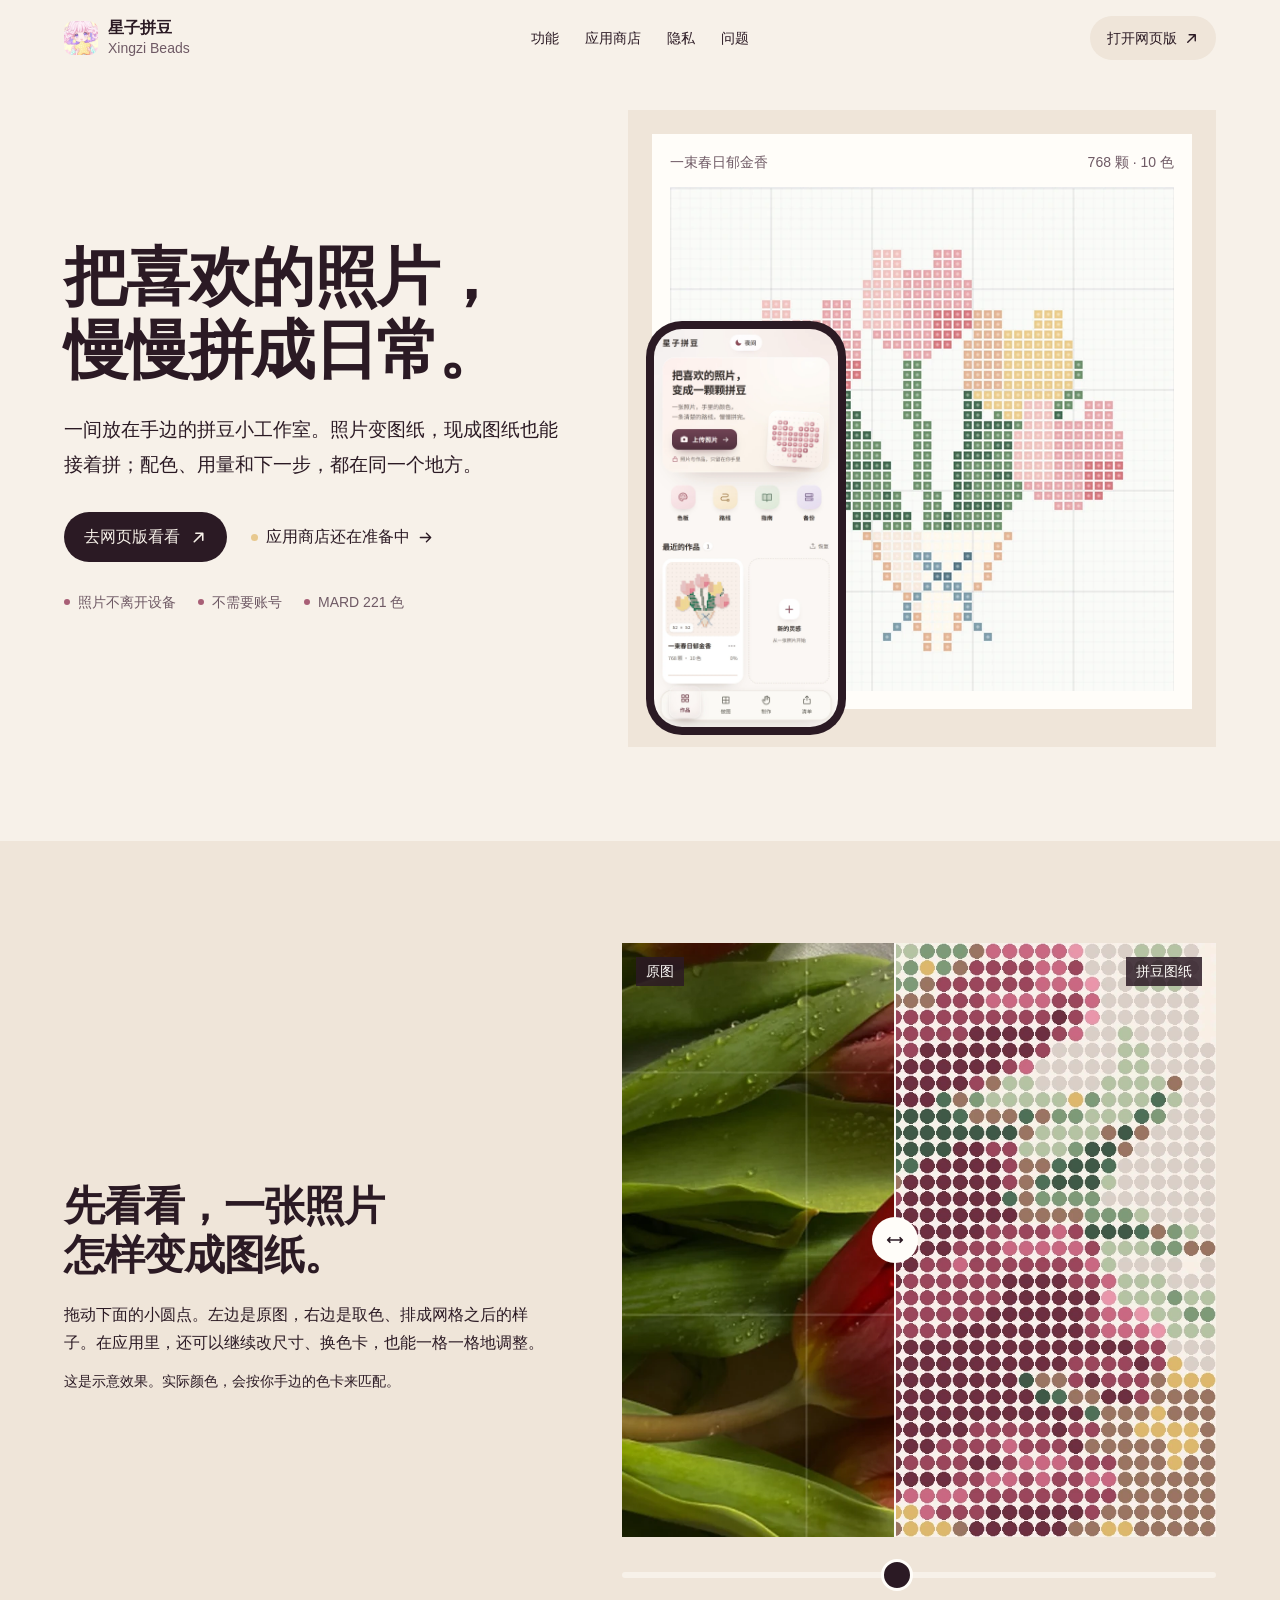
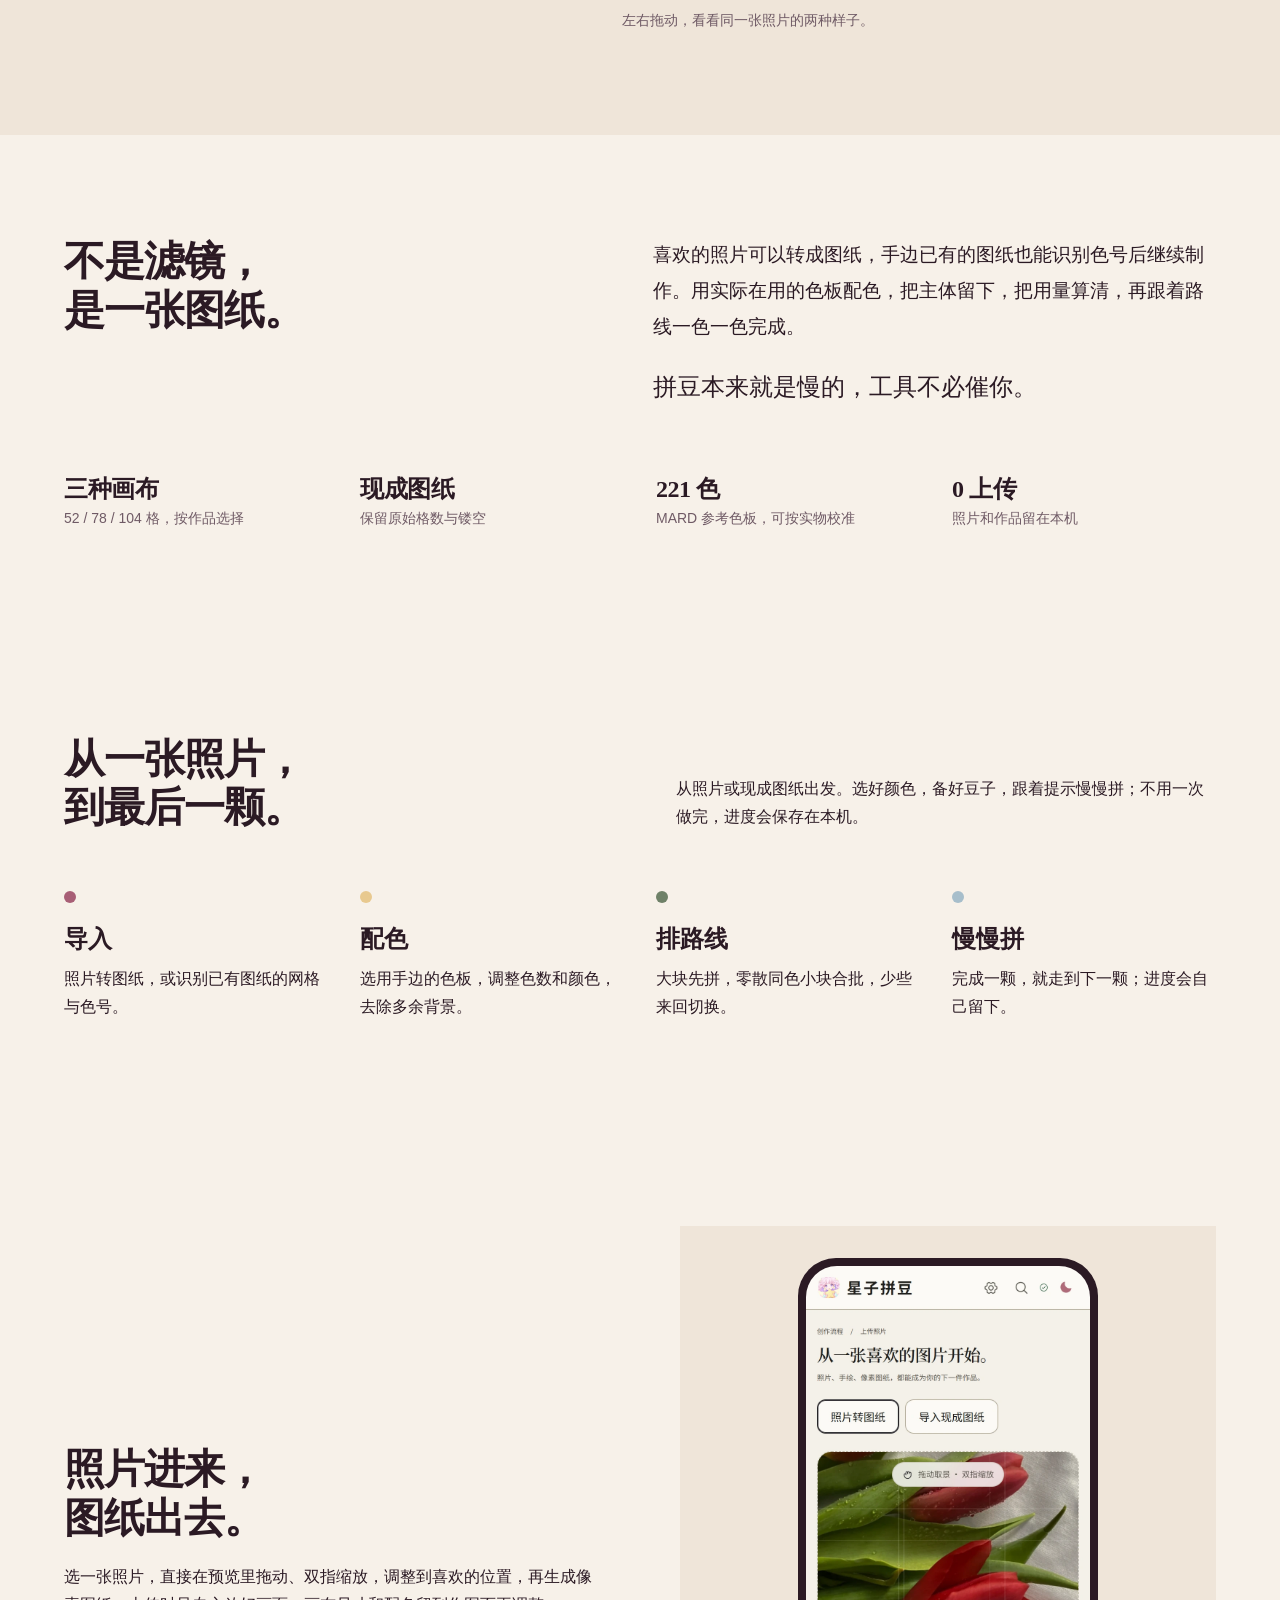
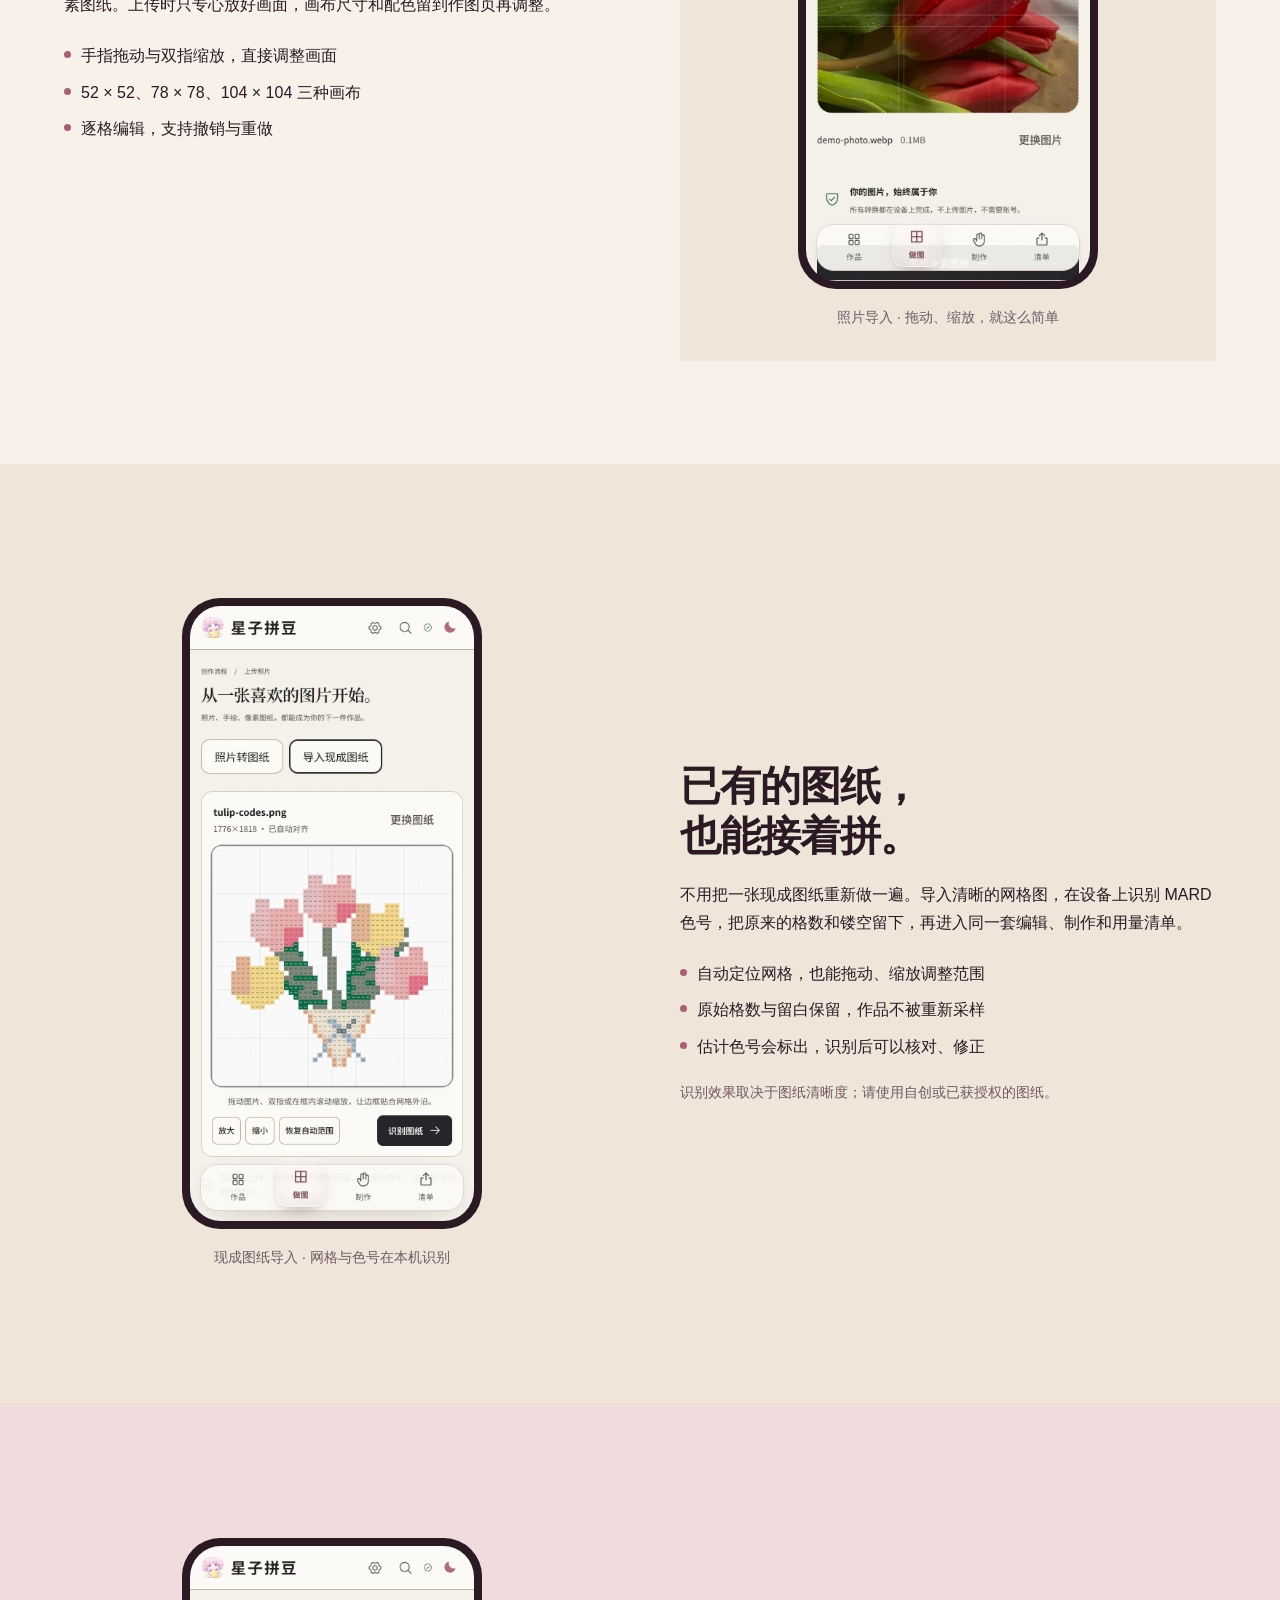
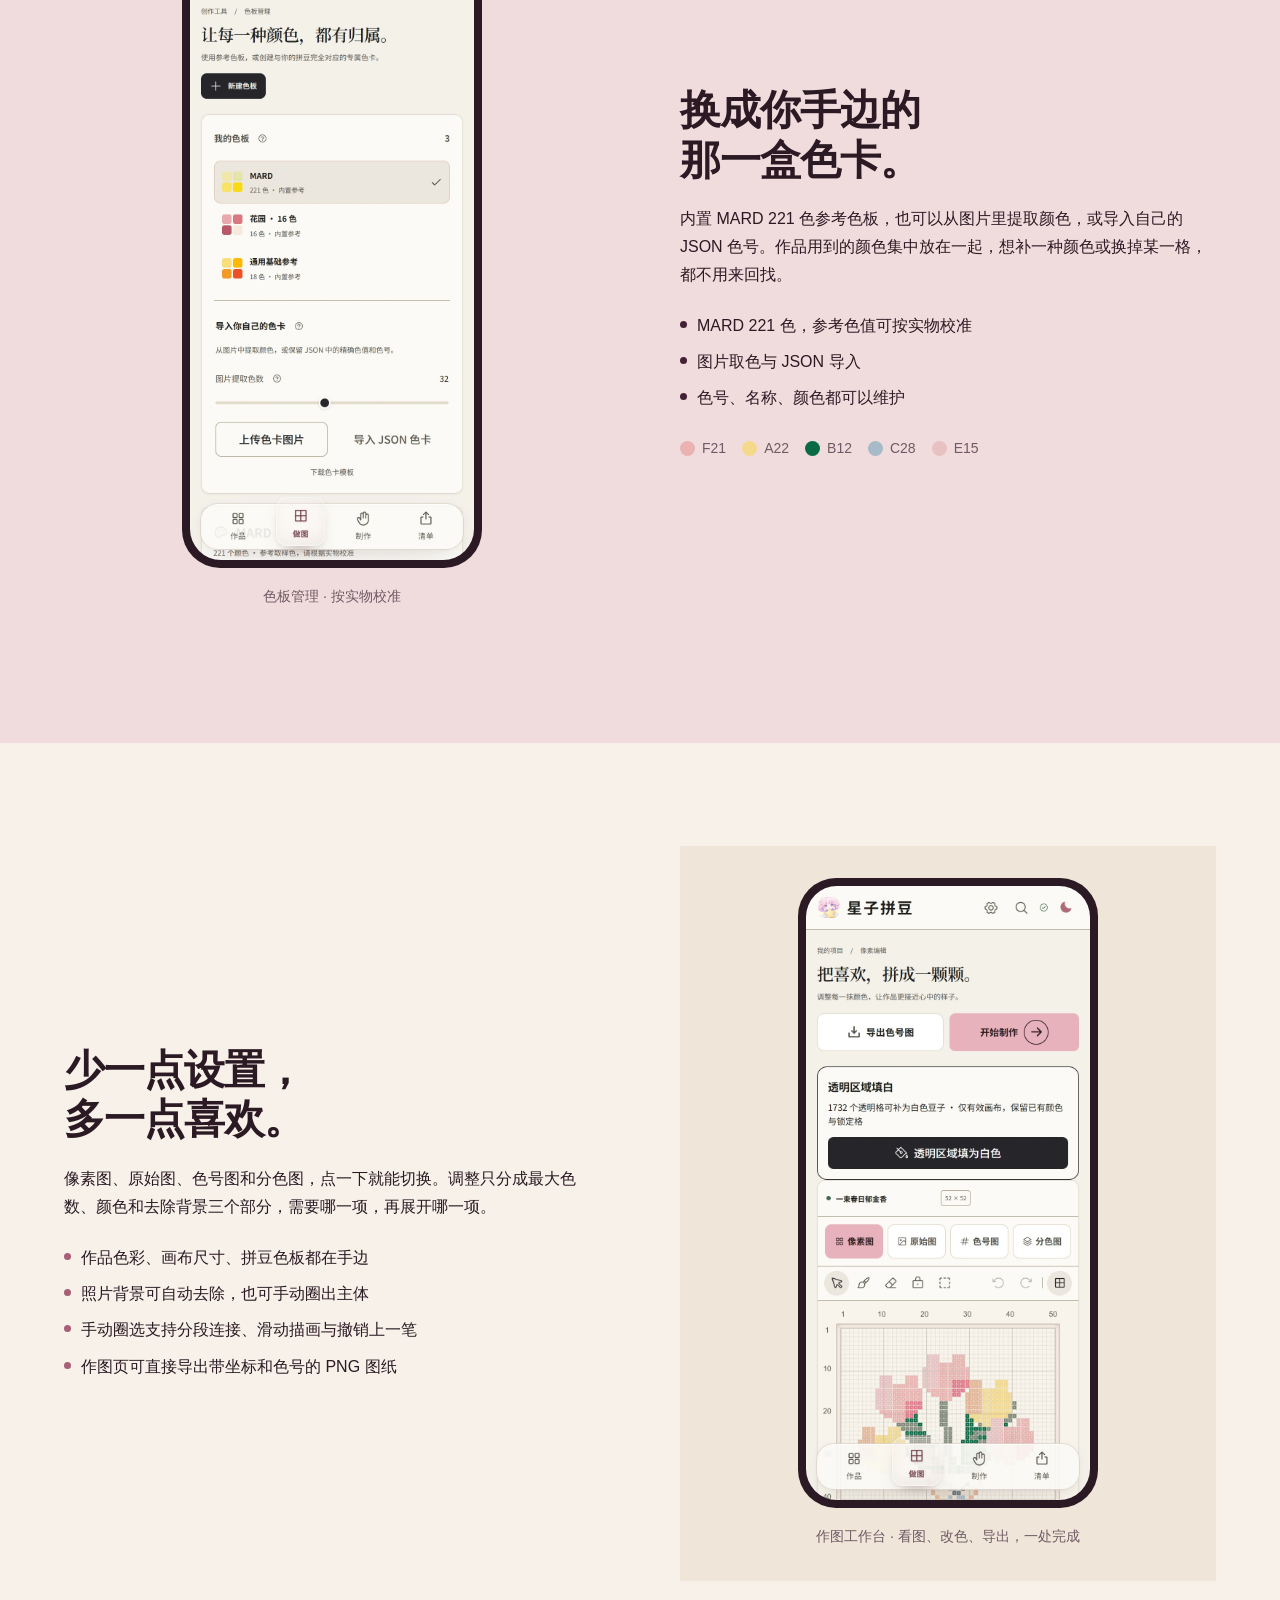
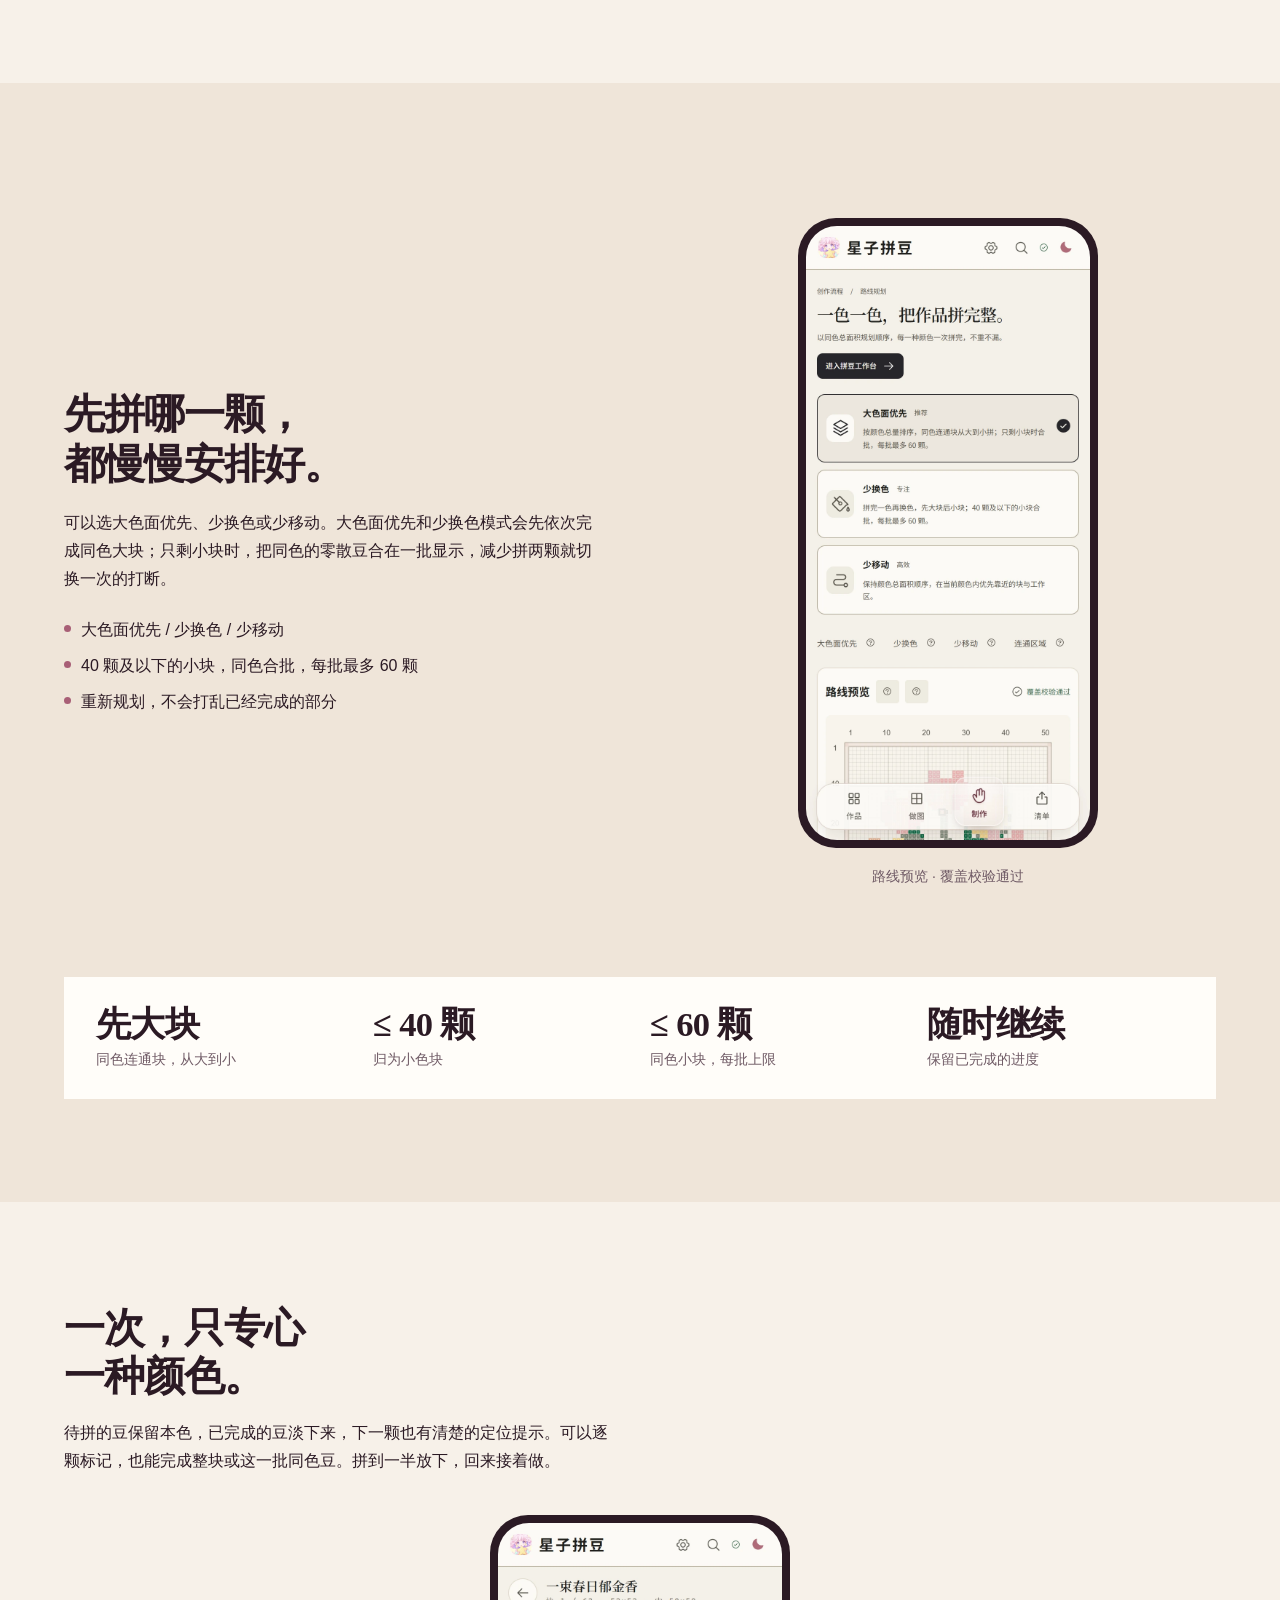
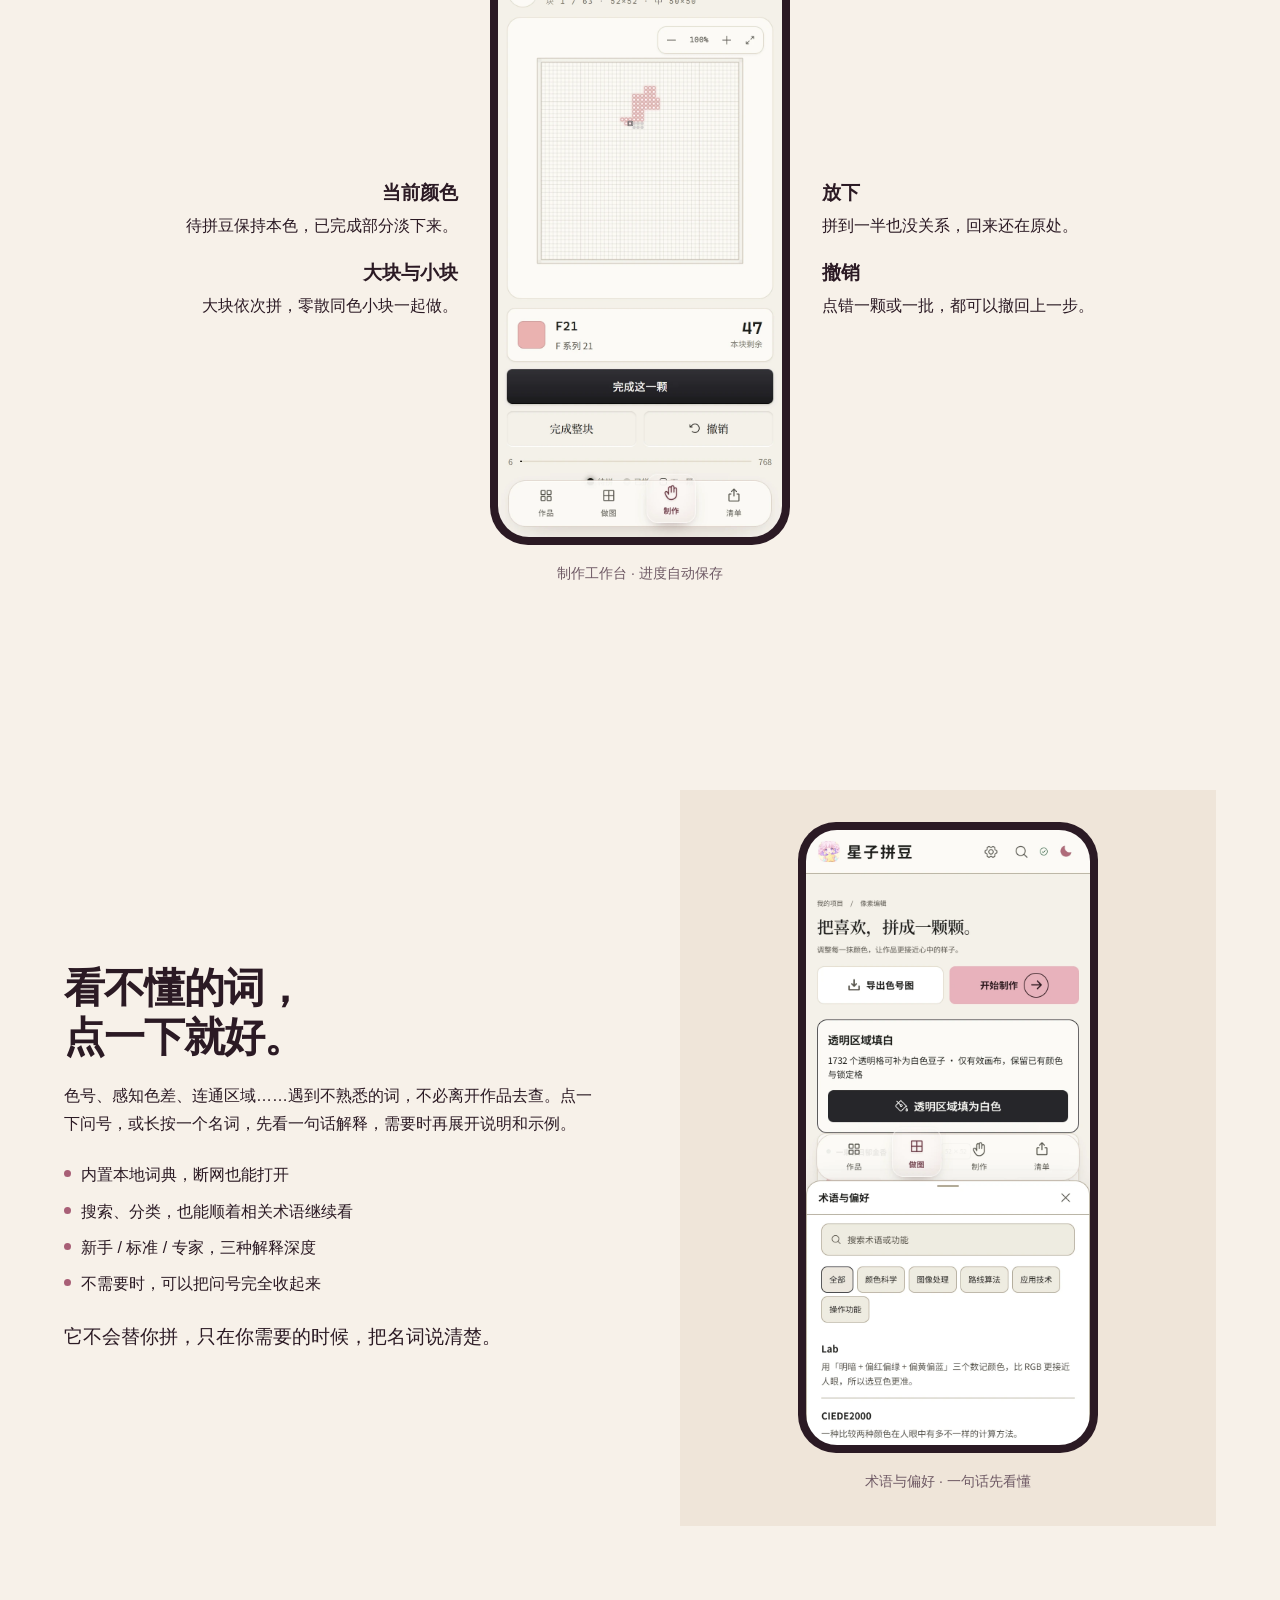
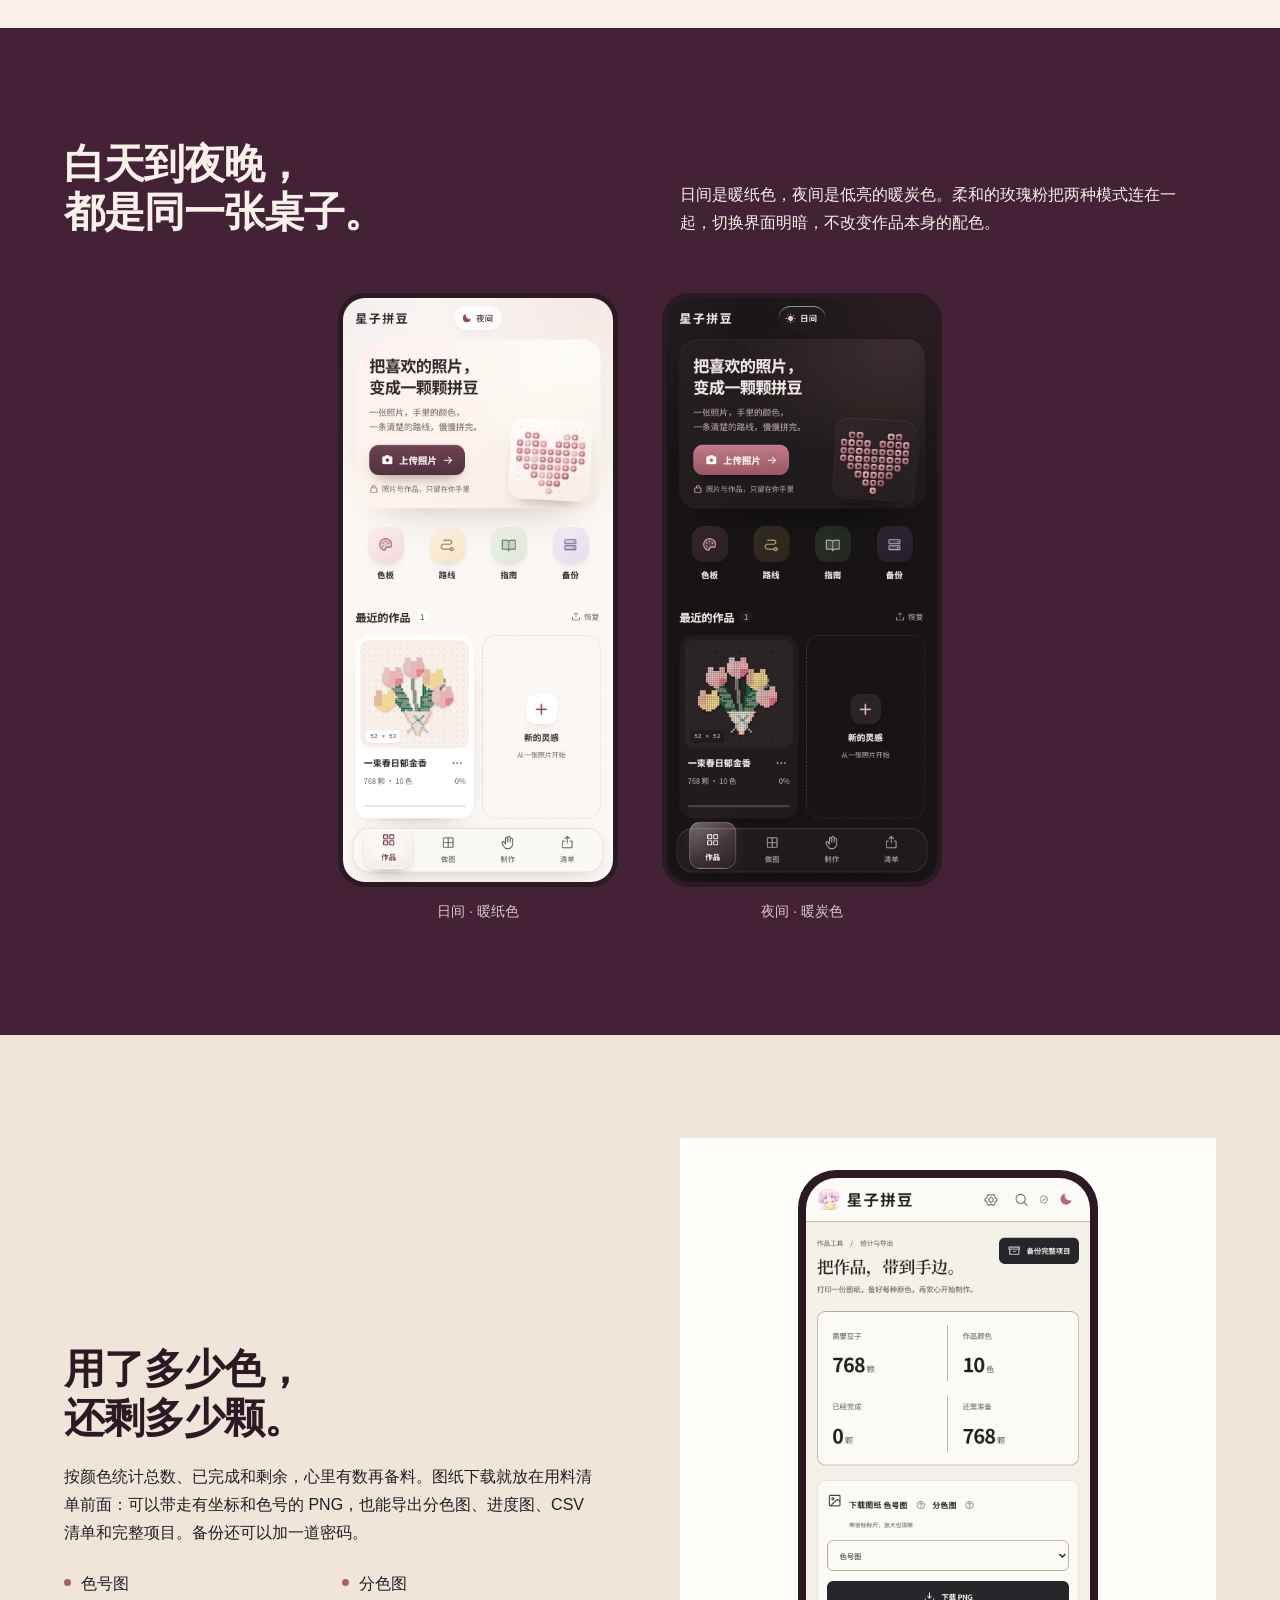
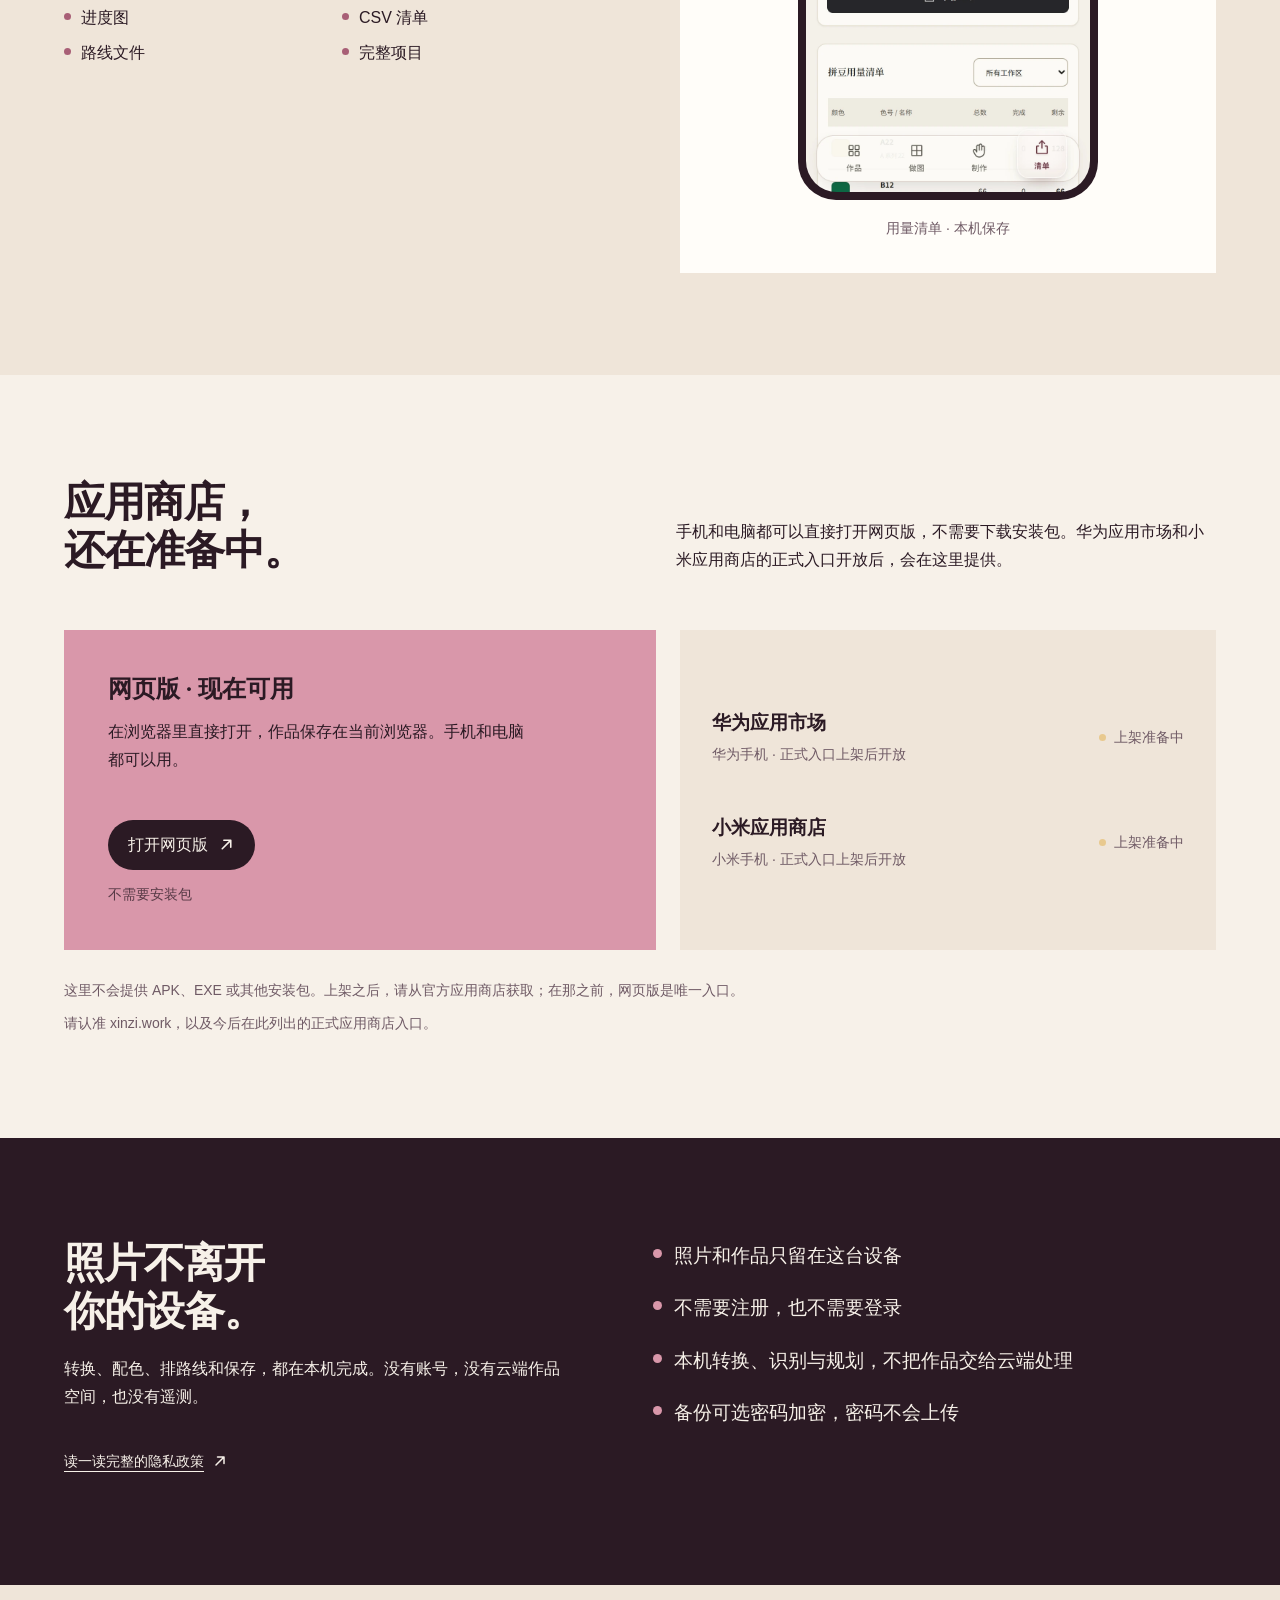
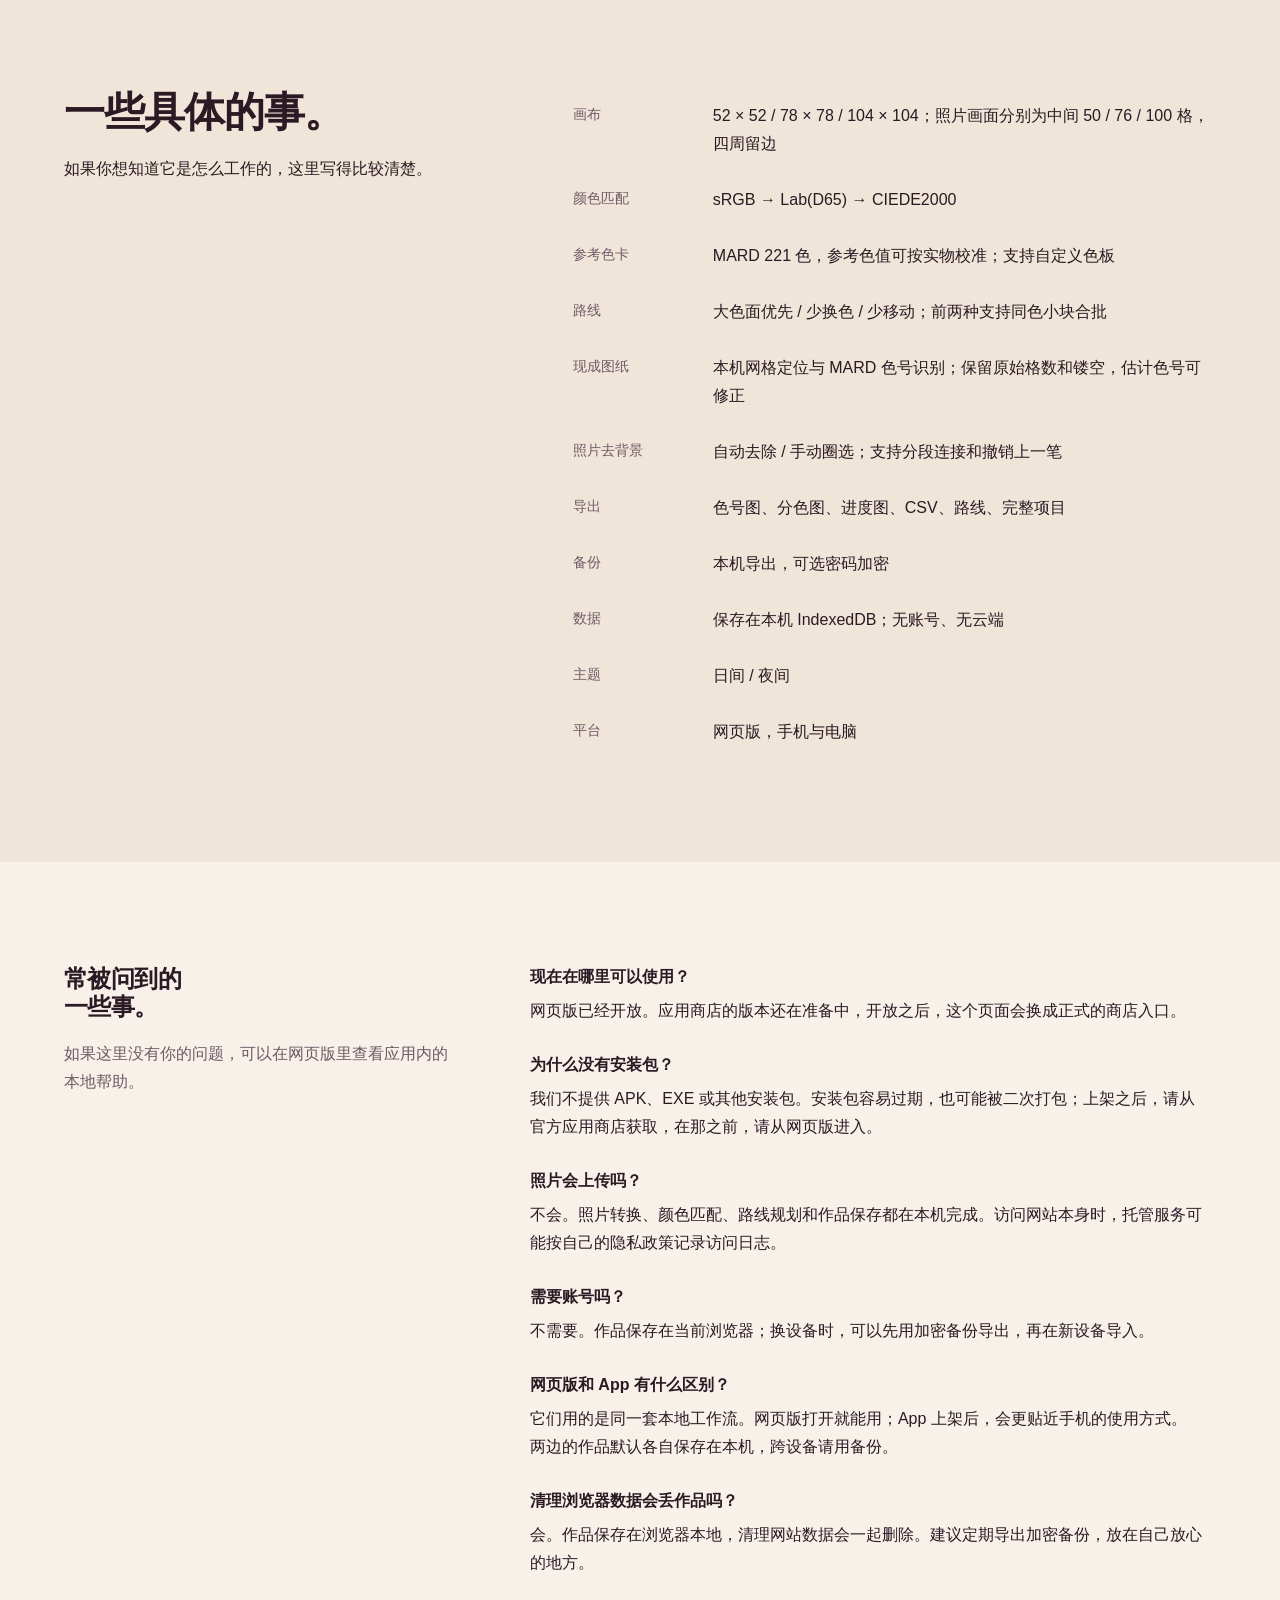
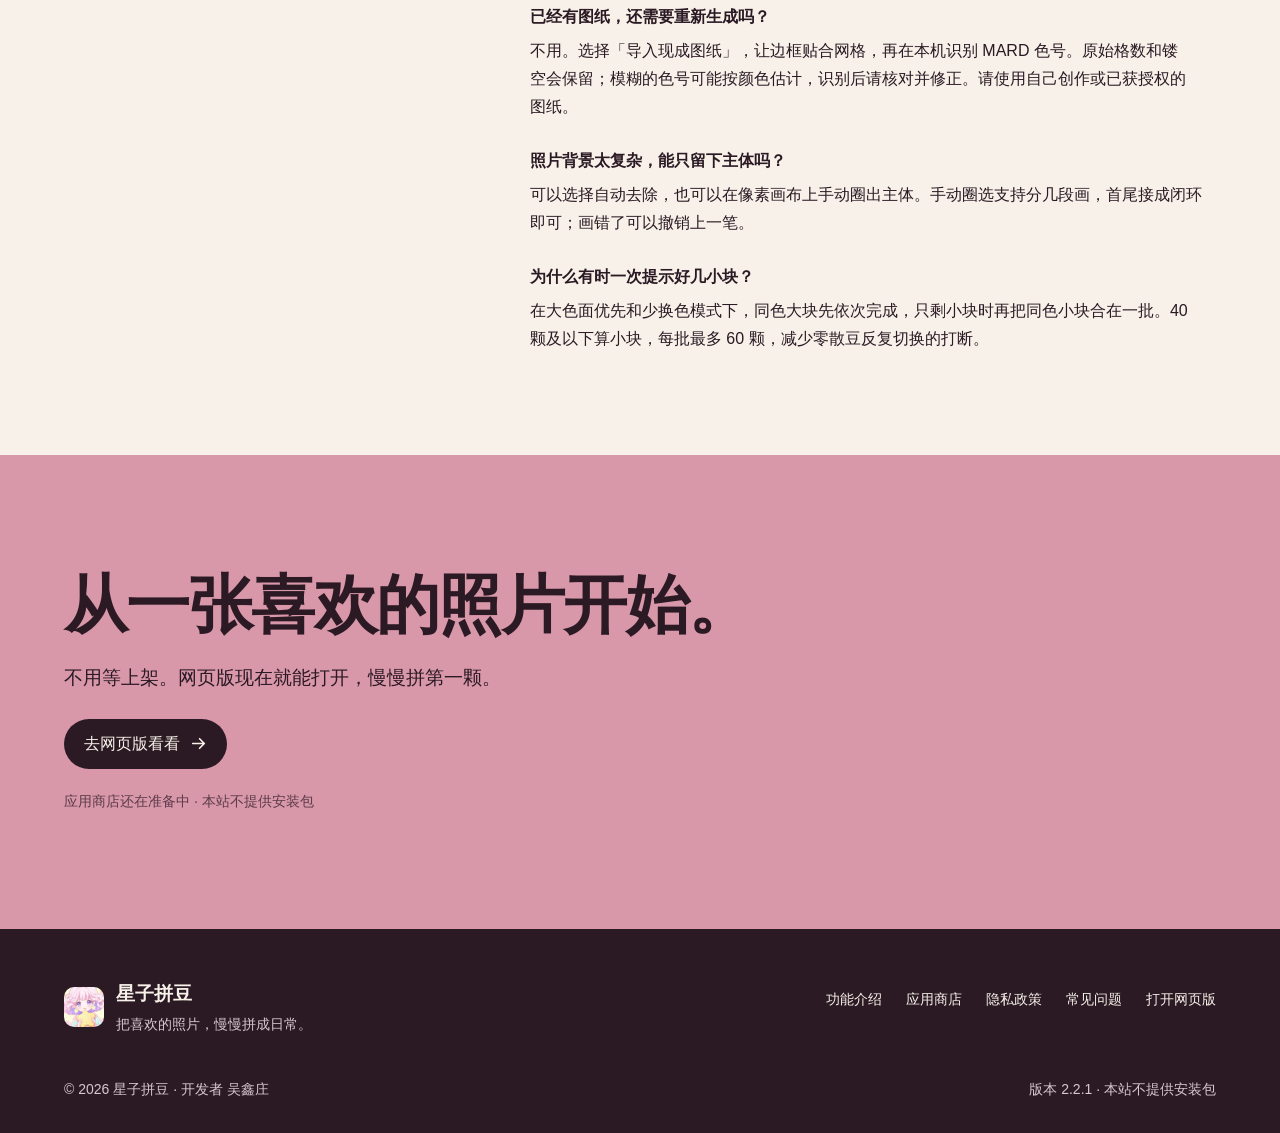
<file: index.html>
<!doctype html>
<html lang="zh-CN">
  <head>
    <meta charset="UTF-8" />
    <meta
      name="viewport"
      content="width=device-width, initial-scale=1, viewport-fit=cover"
    />
    <meta name="color-scheme" content="light" />
    <meta name="theme-color" content="#f7f1e9" />
    <meta
      name="description"
      content="星子拼豆：照片转图纸、现成图纸本机识别、MARD 221 色配色与背景去除。大块依次拼，同色小块合批，图纸与用料清单随手导出。手机和电脑打开即用，不需要账号。"
    />
    <link rel="canonical" href="https://xinzi.work/" />
    <meta property="og:type" content="website" />
    <meta property="og:url" content="https://xinzi.work/" />
    <meta property="og:locale" content="zh_CN" />
    <meta property="og:title" content="星子拼豆 · 把喜欢的照片，慢慢拼成日常" />
    <meta
      property="og:description"
      content="照片转图纸，现成图纸也能接着拼。MARD 221 色、同色小块合批、图纸与用料清单导出，照片和作品留在本机。网页版现在可用。"
    />
    <meta property="og:image" content="https://xinzi.work/shots/og-cover.png" />
    <meta property="og:image:width" content="1200" />
    <meta property="og:image:height" content="630" />
    <meta property="og:image:alt" content="星子拼豆：把喜欢的照片，慢慢拼成日常。右侧是一张郁金香拼豆图纸。" />
    <meta name="twitter:card" content="summary_large_image" />
    <link rel="icon" href="./icon.svg" />
    <link rel="preload" as="image" href="./tulip-study.webp" fetchpriority="high" />
    <title>星子拼豆 · 把喜欢的照片，慢慢拼成日常</title>
    <style>
      html { background: #f7f1e9; }
      body { margin: 0; }
    </style>
    <script type="module" crossorigin src="./assets/index-BIjCn7Kf.js"></script>
    <link rel="stylesheet" crossorigin href="./assets/index-CbJPH1iW.css">
  </head>
  <body>
    <div id="site"></div>
    <noscript>
      <div style="max-width: 36rem; margin: 12vh auto; padding: 0 1.25rem; color: #2b1a24; font-family: system-ui, sans-serif; line-height: 1.8">
        <p style="font-size: 1.5rem; font-weight: 600">星子拼豆</p>
        <p>把喜欢的照片，慢慢拼成日常。网页版可以直接打开；应用商店还在准备中，本站不提供安装包。</p>
        <p><a href="./app/" style="color: #2b1a24">打开网页版</a></p>
      </div>
    </noscript>
  </body>
</html>
</file>
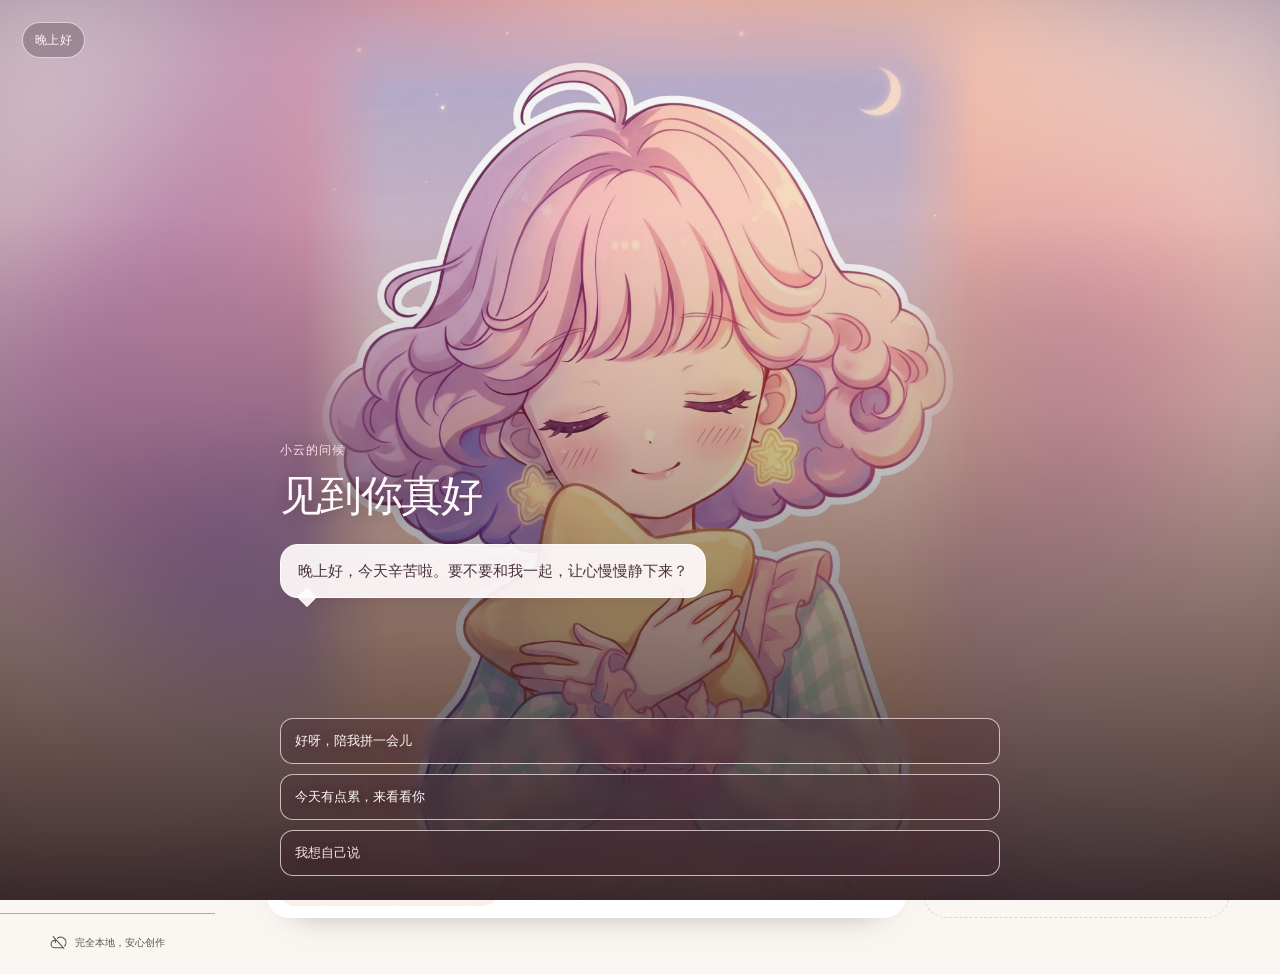
<file: app/index.html>
<!doctype html>
<html lang="zh-CN">
  <head>
    <meta charset="UTF-8" />
    <meta name="viewport" content="width=device-width, initial-scale=1, viewport-fit=cover" />
    <meta name="theme-color" content="" />
    <meta name="color-scheme" content="light dark" />
    <meta name="apple-mobile-web-app-capable" content="yes" />
    <meta name="apple-mobile-web-app-status-bar-style" content="default" />
    <meta name="description" content="星子拼豆，本地拼豆辅助工作室。照片转像素、科学路线与逐豆制作。" />
    <link rel="icon" href="./icon.svg" />
    <link rel="apple-touch-icon" href="./icon-192.png" />
    <title>星子拼豆 · 拼豆工作室</title>
    <style>/* The only source of application colors; loaded before first paint. */
:root {
  font-family:
    "PingFang SC",
    "Microsoft YaHei",
    -apple-system,
    BlinkMacSystemFont,
    "Segoe UI",
    sans-serif;
  color: var(--text-primary);
  background: var(--background);
  font-synthesis: none;
  color-scheme: light;
  text-rendering: optimizeLegibility;
  -webkit-font-smoothing: antialiased;
  --background: #f5f6f8;
  --surface: #ffffff;
  --surface-elevated: #ffffff;
  --surface-soft: #f9fafb;
  --overlay: rgba(255, 255, 255, 0.96);
  --border: #75818d;
  --divider: #eceef1;
  --text-primary: #29323b;
  --text-secondary: #68737f;
  --text-disabled: #9aa4af;
  --accent: #ad4938;
  --accent-hover: #983e30;
  --accent-soft: #fcf0ec;
  --success: #3d754f;
  --warning: #8c5c17;
  --danger: #b14e42;
  --shadow: 0 12px 35px rgba(36, 44, 59, 0.12);
  --scrim: rgba(18, 24, 32, 0.48);
  --canvas-bg: #f7f8fa;
  --grid-line: rgba(93, 105, 118, 0.2);
  --grid-line-major: rgba(93, 105, 118, 0.3);
  --grid-margin: rgba(173, 73, 56, 0.07);
  --cell-empty: #f7f8fa;
  --cell-selected: rgba(65, 141, 175, 0.28);
  --cell-done: rgba(246, 248, 250, 0.78);
  --cell-next: rgba(199, 96, 76, 0.2);
  --highlight: rgba(199, 96, 76, 0.2);
  --text-on-accent: #ffffff;
  --bead-highlight: rgba(255, 255, 255, 0.4);
  --bead-shadow: rgba(20, 28, 36, 0.08);
  --focus-ring: var(--accent);
  --scrim-border: rgba(255, 255, 255, 0.6);
  --skeleton: #e9edf1;
  --checker-a: #e6e9ed;
  --checker-b: #f7f8fa;

  --success-soft: #eaf0ec;
  --success-solid: #42674c;
  --text-on-success: #ffffff;
  --danger-soft: #fcf0ee;
  --selection-stroke: #246e8a;
  --selection-draft: rgba(65, 141, 175, 0.16);
  --cell-muted: rgba(246, 248, 250, 0.88);
  --data-label-light: #ffffff;
  --data-label-dark: #101418;
  --material-shadow: rgba(0, 0, 0, 0.12);
  --illustration-1: #dcaca2;
  --illustration-2: #d3a7a2;
  --illustration-3: #b48e95;
  --illustration-4: #729ca1;
  --illustration-5: #85aaa9;
  --illustration-6: #98b8b6;
  /* Compatibility aliases for existing page styles. */
  --bg: var(--background);
  --canvas: var(--canvas-bg);
  --text: var(--text-primary);
  --muted: var(--text-secondary);
  --subtle: var(--text-secondary);
  --line: var(--border);
  --sidebar: 216px;
  --header: 70px;
  --radius: 14px;
}
:root[data-theme="dark"] {
  color-scheme: dark;
  /* Night is drawn from the home page: warm plum-charcoal, dusty rose ink. */
  --background: #171315;
  --surface: #211b1e;
  --surface-elevated: #2a2225;
  --surface-soft: #241d20;
  --overlay: rgba(33, 27, 30, 0.97);
  --border: #5e4d51;
  --divider: #34292d;
  --text-primary: #f3eae7;
  --text-secondary: #b9a9a6;
  --text-disabled: #8a7a76;
  --accent: #e8b3bd;
  --accent-hover: #f2c4cc;
  --accent-soft: #39292e;
  --success: #a7c9ae;
  --warning: #e3bd82;
  --danger: #e79086;
  --shadow: 0 16px 40px rgba(0, 0, 0, 0.55);
  --scrim: rgba(12, 8, 10, 0.66);
  --canvas-bg: #1b1619;
  --grid-line: rgba(214, 180, 184, 0.16);
  --grid-line-major: rgba(214, 180, 184, 0.26);
  --grid-margin: rgba(232, 179, 189, 0.06);
  --cell-empty: #1b1619;
  --cell-selected: rgba(224, 178, 124, 0.26);
  --cell-done: rgba(23, 19, 21, 0.62);
  --cell-next: rgba(224, 138, 128, 0.22);
  --highlight: rgba(224, 138, 128, 0.22);
  --text-on-accent: #2b1a1f;
  --bead-highlight: rgba(255, 255, 255, 0.2);
  --bead-shadow: rgba(0, 0, 0, 0.45);
  --focus-ring: #f0c0c8;
  --scrim-border: rgba(255, 255, 255, 0.16);
  --skeleton: #2c2327;
  --checker-a: #2b2226;
  --checker-b: #1b1619;
  --bg: var(--background);
  --canvas: var(--canvas-bg);
  --text: var(--text-primary);
  --muted: var(--text-secondary);
  --subtle: var(--text-secondary);
  --line: var(--border);

  --success-soft: #26332b;
  --success-solid: #a7c9ae;
  --text-on-success: #1b221c;
  --danger-soft: #3b2728;
  --selection-stroke: #e0b27c;
  --selection-draft: rgba(224, 178, 124, 0.16);
  --cell-muted: rgba(23, 19, 21, 0.82);
  --data-label-light: #ffffff;
  --data-label-dark: #141011;
  --material-shadow: rgba(0, 0, 0, 0.45);
  --illustration-1: #b08a84;
  --illustration-2: #a17f7a;
  --illustration-3: #9a7b84;
  --illustration-4: #7d6a79;
  --illustration-5: #8d757c;
  --illustration-6: #a98b90;
}
</style>
    <style>
      html, body, #root { min-height: 100%; margin: 0; }
      body { background: inherit; }
    </style>
    <script>
      (() => {
        // Day and night are the only two states. A device's system preference
        // seeds the very first visit; after that the stored choice wins.
        let preference = 'light';
        try {
          const saved = localStorage.getItem('bead-theme');
          if (saved === 'dark' || saved === 'light') preference = saved;
          else {
            preference = window.matchMedia?.('(prefers-color-scheme: dark)').matches ? 'dark' : 'light';
            localStorage.setItem('bead-theme', preference);
          }
        } catch {
          preference = window.matchMedia?.('(prefers-color-scheme: dark)').matches ? 'dark' : 'light';
        }
        const dark = preference === 'dark';
        const root = document.documentElement;
        root.dataset.theme = dark ? 'dark' : 'light';
        root.style.colorScheme = root.dataset.theme;
        document.querySelector('meta[name="theme-color"]').content = getComputedStyle(root).getPropertyValue('--background').trim();
        document.querySelector('meta[name="apple-mobile-web-app-status-bar-style"]').content = dark ? 'black-translucent' : 'default';
        const manifest = document.createElement('link');
        manifest.rel = 'manifest';
        manifest.href = './manifest-' + root.dataset.theme + '.webmanifest';
        document.head.appendChild(manifest);
      })();
    </script>
    <script type="module" crossorigin src="./assets/index-C3W16nnz.js"></script>
    <link rel="stylesheet" crossorigin href="./assets/index-CtnnDb44.css">
  </head>
  <body>
    <div id="root"></div>
  </body>
</html>
</file>
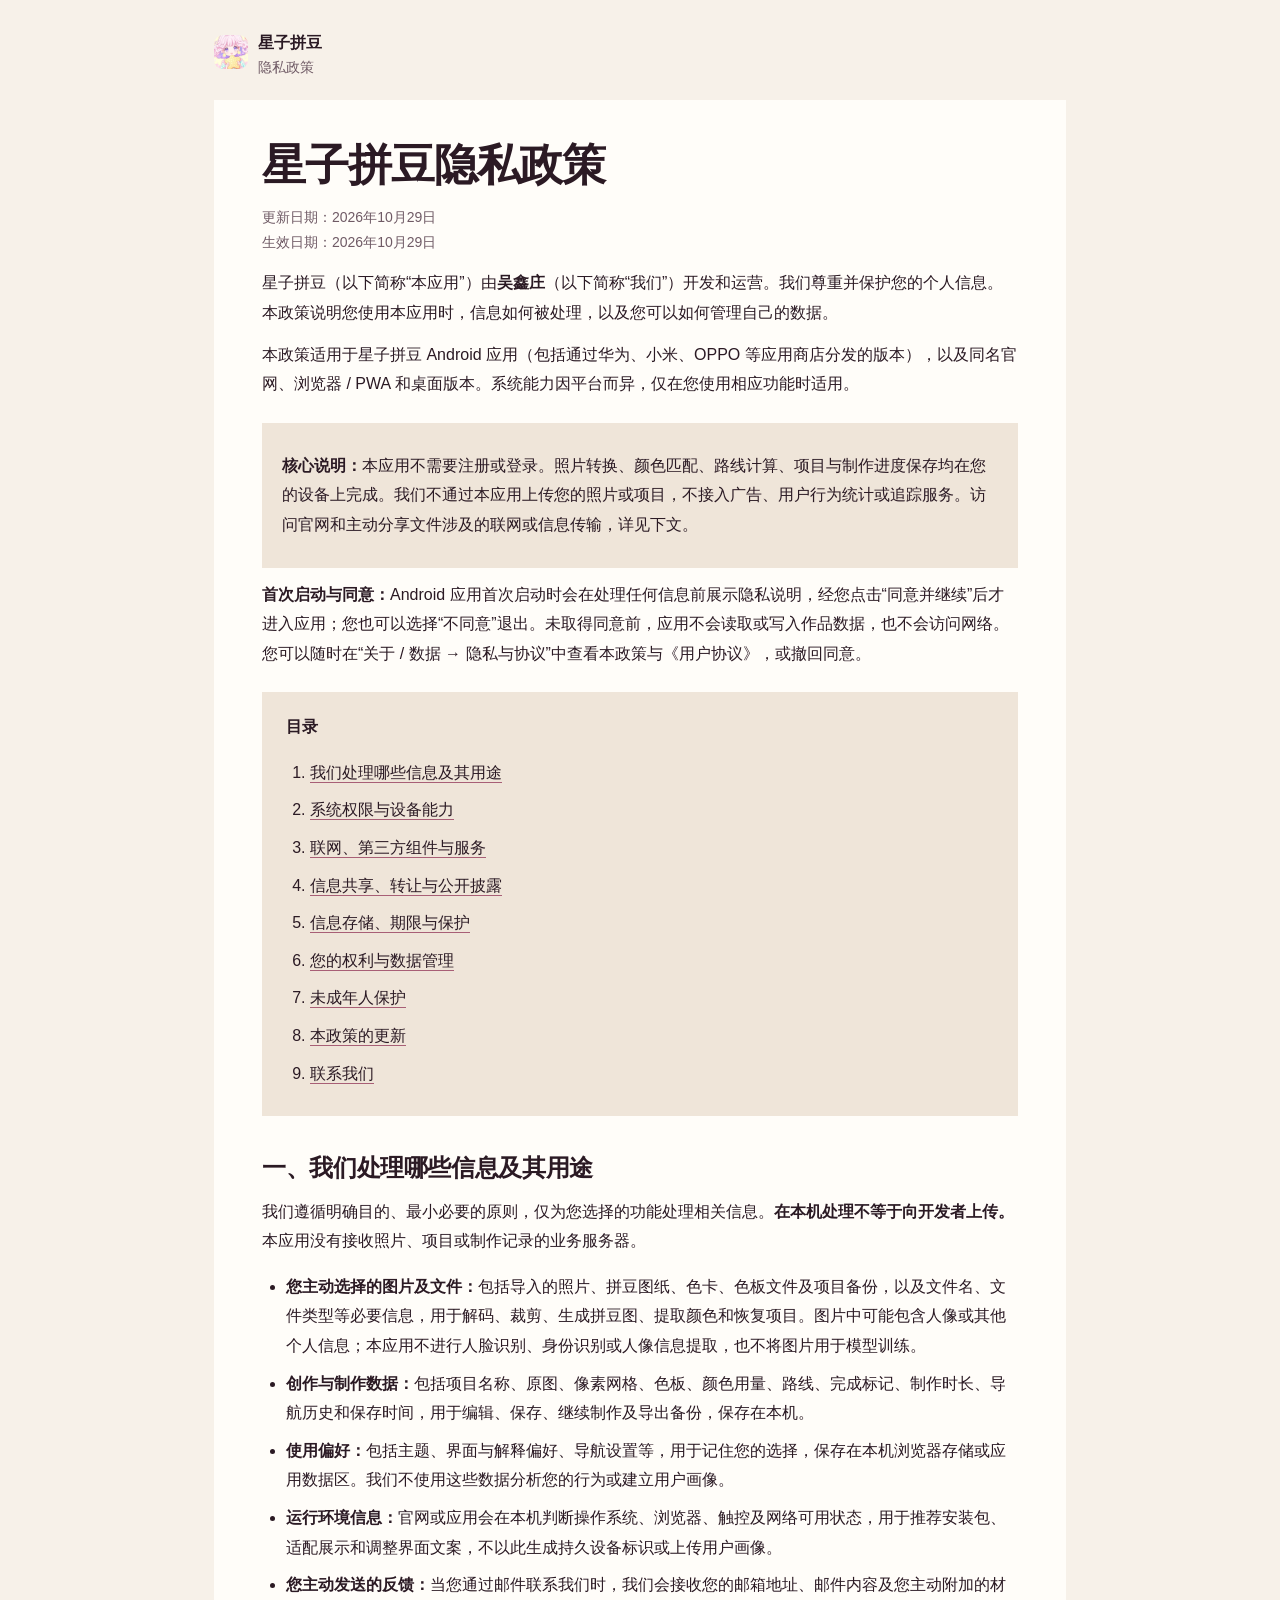
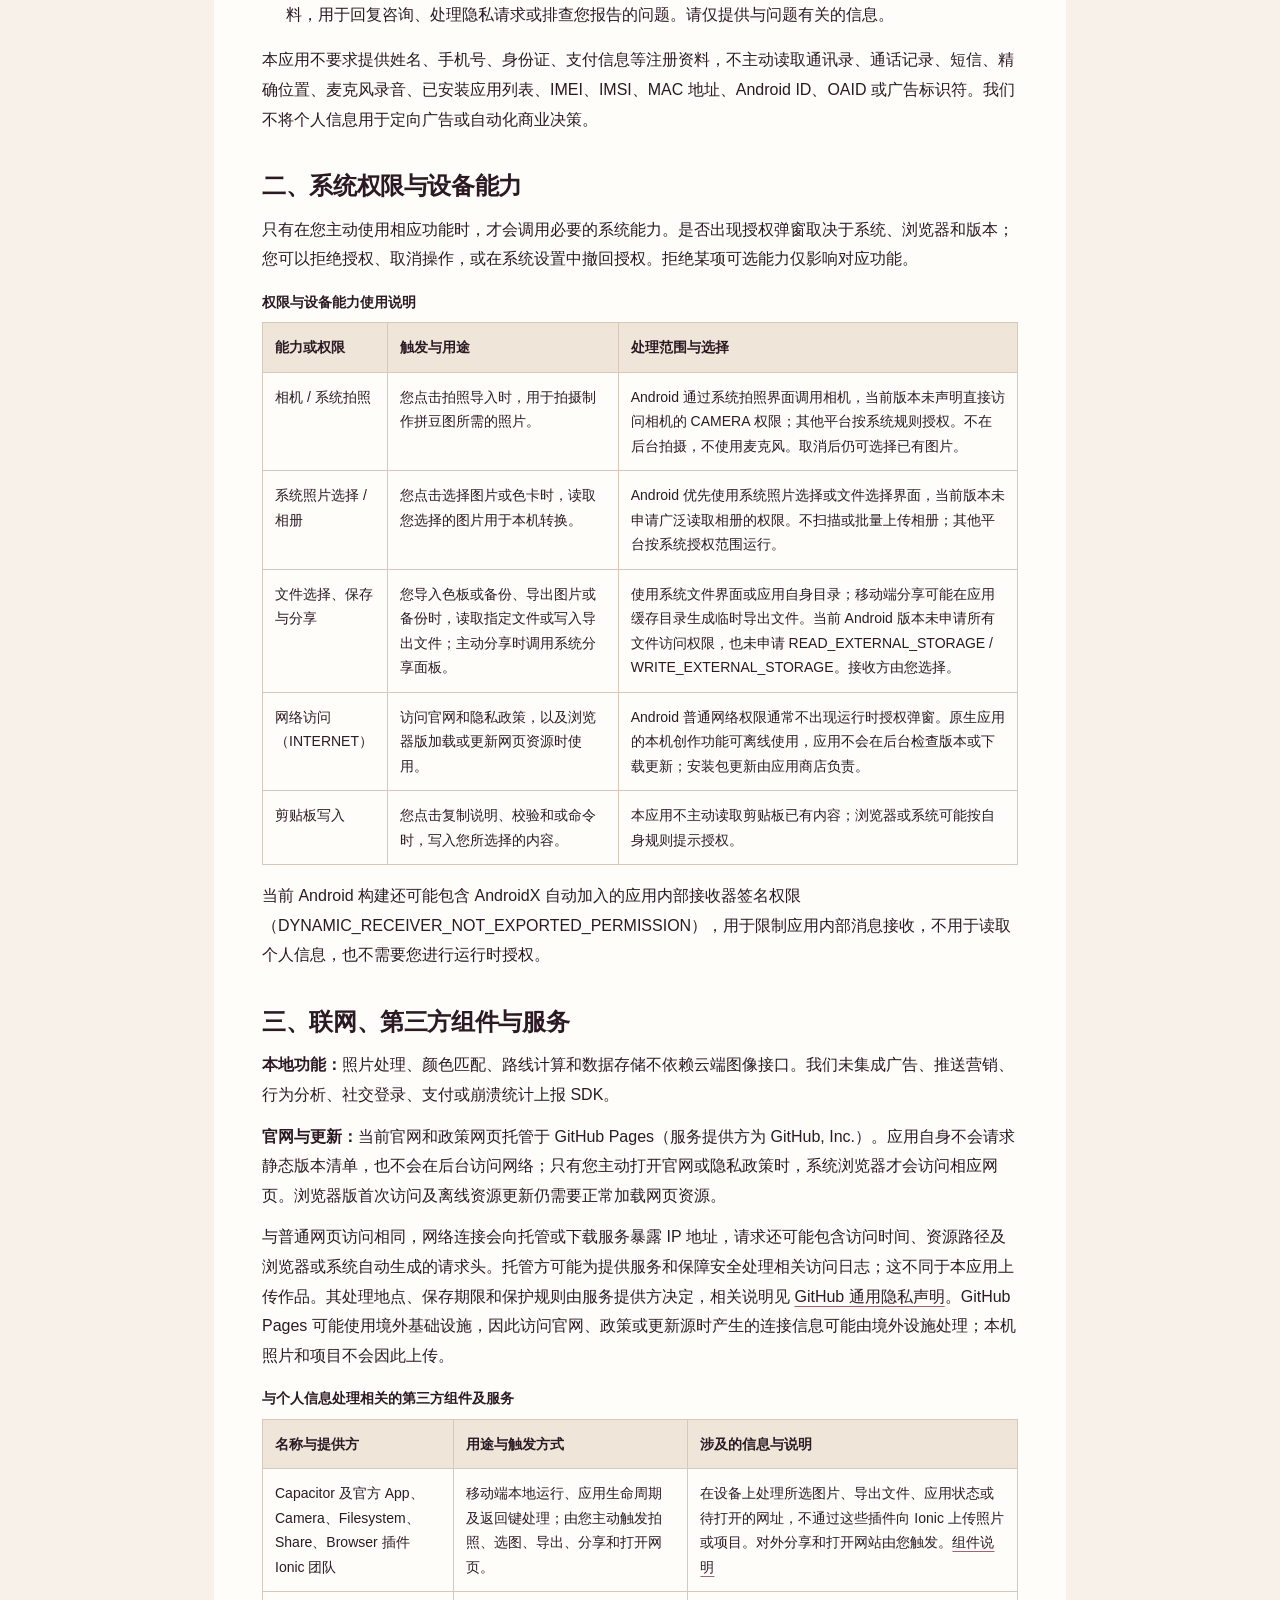
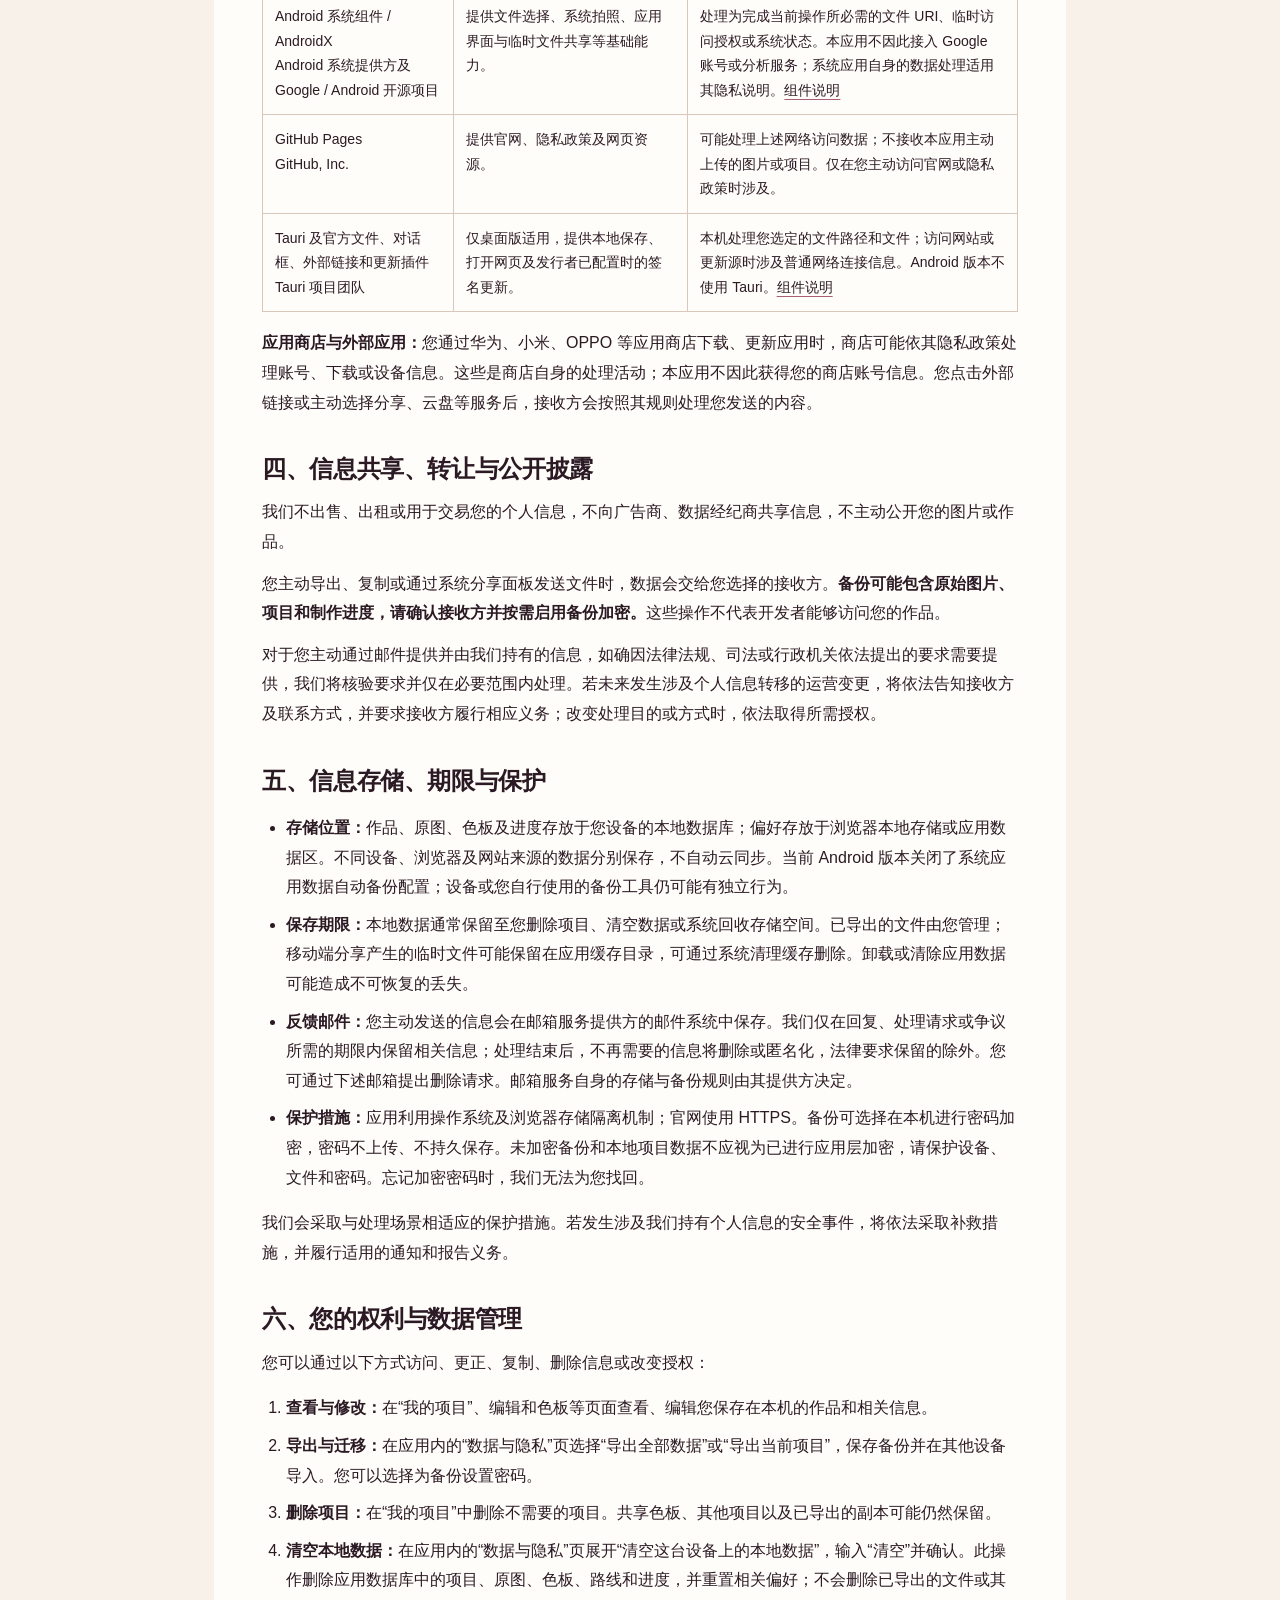
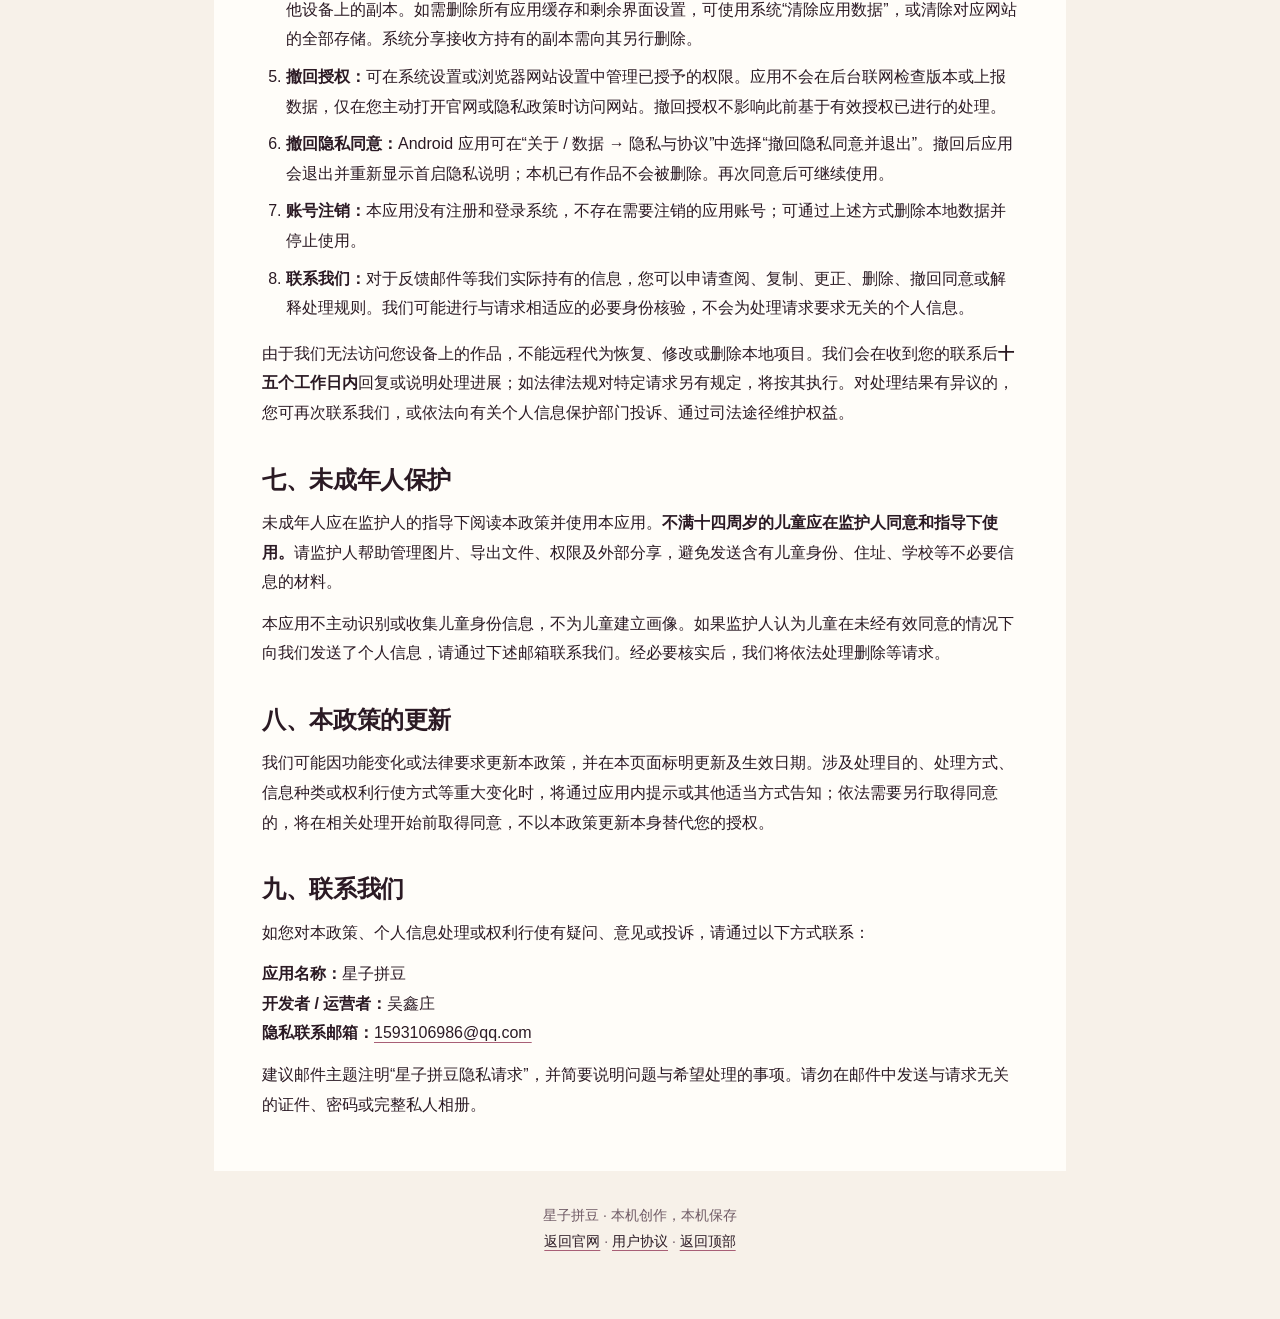
<file: privacy.html>
<!doctype html>
<html lang="zh-CN">
<head>
  <meta charset="UTF-8">
  <meta name="viewport" content="width=device-width, initial-scale=1">
  <meta name="theme-color" content="#f7f1e9">
  <meta name="color-scheme" content="light dark">
  <meta name="referrer" content="no-referrer">
  <meta name="description" content="星子拼豆隐私政策：了解照片与项目的本地处理、系统权限、联网与第三方组件、数据删除及联系方式。">
  <title>隐私政策｜星子拼豆</title>
  <style>
    :root {
      color-scheme: light;
      --bg: #f7f1e9;
      --paper: #fffdf9;
      --paper-2: #efe5d9;
      --text: #2b1a24;
      --muted: #6f5a65;
      --line: #d8c7ba;
      --accent: #a85f76;
      --serif: "Noto Serif SC", "Source Han Serif SC", "Songti SC", "STSong", "SimSun", serif;
      --sans: "Noto Sans SC", "Source Han Sans SC", "PingFang SC", "Microsoft YaHei", sans-serif;
    }
    @media (prefers-color-scheme: dark) {
      :root { color-scheme: dark; --bg: #21151c; --paper: #2b1b23; --paper-2: #35232c; --text: #f7f1e9; --muted: #d8c6ce; --line: #4a3540; --accent: #e0a9b8; }
    }
    * { box-sizing: border-box; }
    html { scroll-padding-top: 24px; }
    body { margin: 0; background: var(--bg); color: var(--text); font-family: var(--sans); font-size: 16px; line-height: 1.85; overflow-wrap: anywhere; }
    .page { max-width: 900px; margin: 0 auto; padding: 28px 24px 64px; }
    a { color: var(--text); text-decoration-color: var(--accent); text-underline-offset: 4px; }
    a:focus-visible { outline: 3px solid var(--text); outline-offset: 4px; }
    .brand { display: inline-flex; align-items: center; gap: 10px; margin-bottom: 24px; min-height: 44px; font-weight: 600; text-decoration: none; }
    .brand img { width: 34px; height: 34px; border-radius: 9px; }
    .brand small { display: block; color: var(--muted); font-size: 14px; font-weight: 400; line-height: 1.3; }
    main { padding: 40px 48px; background: var(--paper); }
    h1 { margin: 0 0 8px; font-family: var(--serif); font-size: clamp(30px, 4vw, 44px); line-height: 1.2; letter-spacing: -.025em; }
    h2 { margin: 36px 0 12px; font-family: var(--serif); font-size: 24px; line-height: 1.35; letter-spacing: -.015em; }
    p { margin: 12px 0; }
    ul, ol { padding-left: 24px; }
    li { margin: 8px 0; }
    .meta, footer { color: var(--muted); font-size: 14px; }
    .summary { margin-top: 24px; padding: 16px 20px; background: var(--paper-2); }
    .contents { padding: 20px 24px; background: var(--paper-2); margin-top: 24px; }
    .contents ol { margin-bottom: 0; }
    .table-wrap { overflow-x: auto; margin: 16px 0; }
    table { border-collapse: collapse; width: 100%; font-size: 14px; line-height: 1.75; }
    caption { text-align: left; font-weight: 650; margin-bottom: 8px; }
    th, td { border: 1px solid var(--line); padding: 12px; text-align: left; vertical-align: top; min-width: 110px; }
    th { background: var(--paper-2); }
    footer { margin-top: 32px; text-align: center; }
    @media (max-width: 600px) { .page { padding: 20px 14px 40px; } main { padding: 26px 20px; } .brand { margin-bottom: 20px; } h2 { font-size: 21px; } }
    @media print { :root { --bg: #fff; --paper: #fff; --text: #000; --muted: #333; --line: #bbb; --accent: #000; } .page { max-width: none; padding: 0; } main { border: 0; padding: 0; } .brand, .contents, footer { display: none; } h2 { break-after: avoid; } tr { break-inside: avoid; } }
  </style>
</head>
<body>
  <div class="page">
    <a class="brand" href="./" aria-label="星子拼豆首页">
      <img src="./icon.svg" width="34" height="34" alt="">
      <span>星子拼豆<small>隐私政策</small></span>
    </a>
    <main id="main-content">
      <header>
        <h1>星子拼豆隐私政策</h1>
        <p class="meta">更新日期：2026年10月29日<br>生效日期：2026年10月29日</p>
        <p>星子拼豆（以下简称“本应用”）由<strong>吴鑫庄</strong>（以下简称“我们”）开发和运营。我们尊重并保护您的个人信息。本政策说明您使用本应用时，信息如何被处理，以及您可以如何管理自己的数据。</p>
        <p>本政策适用于星子拼豆 Android 应用（包括通过华为、小米、OPPO 等应用商店分发的版本），以及同名官网、浏览器 / PWA 和桌面版本。系统能力因平台而异，仅在您使用相应功能时适用。</p>
        <div class="summary"><p><strong>核心说明：</strong>本应用不需要注册或登录。照片转换、颜色匹配、路线计算、项目与制作进度保存均在您的设备上完成。我们不通过本应用上传您的照片或项目，不接入广告、用户行为统计或追踪服务。访问官网和主动分享文件涉及的联网或信息传输，详见下文。</p></div>
        <p><strong>首次启动与同意：</strong>Android 应用首次启动时会在处理任何信息前展示隐私说明，经您点击“同意并继续”后才进入应用；您也可以选择“不同意”退出。未取得同意前，应用不会读取或写入作品数据，也不会访问网络。您可以随时在“关于 / 数据 → 隐私与协议”中查看本政策与《用户协议》，或撤回同意。</p>
      </header>

      <nav class="contents" aria-label="隐私政策目录">
        <strong>目录</strong>
        <ol>
          <li><a href="#information">我们处理哪些信息及其用途</a></li>
          <li><a href="#permissions">系统权限与设备能力</a></li>
          <li><a href="#network">联网、第三方组件与服务</a></li>
          <li><a href="#sharing">信息共享、转让与公开披露</a></li>
          <li><a href="#storage">信息存储、期限与保护</a></li>
          <li><a href="#rights">您的权利与数据管理</a></li>
          <li><a href="#children">未成年人保护</a></li>
          <li><a href="#changes">本政策的更新</a></li>
          <li><a href="#contact">联系我们</a></li>
        </ol>
      </nav>

      <section id="information">
        <h2>一、我们处理哪些信息及其用途</h2>
        <p>我们遵循明确目的、最小必要的原则，仅为您选择的功能处理相关信息。<strong>在本机处理不等于向开发者上传。</strong>本应用没有接收照片、项目或制作记录的业务服务器。</p>
        <ul>
          <li><strong>您主动选择的图片及文件：</strong>包括导入的照片、拼豆图纸、色卡、色板文件及项目备份，以及文件名、文件类型等必要信息，用于解码、裁剪、生成拼豆图、提取颜色和恢复项目。图片中可能包含人像或其他个人信息；本应用不进行人脸识别、身份识别或人像信息提取，也不将图片用于模型训练。</li>
          <li><strong>创作与制作数据：</strong>包括项目名称、原图、像素网格、色板、颜色用量、路线、完成标记、制作时长、导航历史和保存时间，用于编辑、保存、继续制作及导出备份，保存在本机。</li>
          <li><strong>使用偏好：</strong>包括主题、界面与解释偏好、导航设置等，用于记住您的选择，保存在本机浏览器存储或应用数据区。我们不使用这些数据分析您的行为或建立用户画像。</li>
          <li><strong>运行环境信息：</strong>官网或应用会在本机判断操作系统、浏览器、触控及网络可用状态，用于推荐安装包、适配展示和调整界面文案，不以此生成持久设备标识或上传用户画像。</li>
          <li><strong>您主动发送的反馈：</strong>当您通过邮件联系我们时，我们会接收您的邮箱地址、邮件内容及您主动附加的材料，用于回复咨询、处理隐私请求或排查您报告的问题。请仅提供与问题有关的信息。</li>
        </ul>
        <p>本应用不要求提供姓名、手机号、身份证、支付信息等注册资料，不主动读取通讯录、通话记录、短信、精确位置、麦克风录音、已安装应用列表、IMEI、IMSI、MAC 地址、Android ID、OAID 或广告标识符。我们不将个人信息用于定向广告或自动化商业决策。</p>
      </section>

      <section id="permissions">
        <h2>二、系统权限与设备能力</h2>
        <p>只有在您主动使用相应功能时，才会调用必要的系统能力。是否出现授权弹窗取决于系统、浏览器和版本；您可以拒绝授权、取消操作，或在系统设置中撤回授权。拒绝某项可选能力仅影响对应功能。</p>
        <div class="table-wrap">
          <table>
            <caption>权限与设备能力使用说明</caption>
            <thead><tr><th scope="col">能力或权限</th><th scope="col">触发与用途</th><th scope="col">处理范围与选择</th></tr></thead>
            <tbody>
              <tr><td>相机 / 系统拍照</td><td>您点击拍照导入时，用于拍摄制作拼豆图所需的照片。</td><td>Android 通过系统拍照界面调用相机，当前版本未声明直接访问相机的 CAMERA 权限；其他平台按系统规则授权。不在后台拍摄，不使用麦克风。取消后仍可选择已有图片。</td></tr>
              <tr><td>系统照片选择 / 相册</td><td>您点击选择图片或色卡时，读取您选择的图片用于本机转换。</td><td>Android 优先使用系统照片选择或文件选择界面，当前版本未申请广泛读取相册的权限。不扫描或批量上传相册；其他平台按系统授权范围运行。</td></tr>
              <tr><td>文件选择、保存与分享</td><td>您导入色板或备份、导出图片或备份时，读取指定文件或写入导出文件；主动分享时调用系统分享面板。</td><td>使用系统文件界面或应用自身目录；移动端分享可能在应用缓存目录生成临时导出文件。当前 Android 版本未申请所有文件访问权限，也未申请 READ_EXTERNAL_STORAGE / WRITE_EXTERNAL_STORAGE。接收方由您选择。</td></tr>
              <tr><td>网络访问（INTERNET）</td><td>访问官网和隐私政策，以及浏览器版加载或更新网页资源时使用。</td><td>Android 普通网络权限通常不出现运行时授权弹窗。原生应用的本机创作功能可离线使用，应用不会在后台检查版本或下载更新；安装包更新由应用商店负责。</td></tr>
              <tr><td>剪贴板写入</td><td>您点击复制说明、校验和或命令时，写入您所选择的内容。</td><td>本应用不主动读取剪贴板已有内容；浏览器或系统可能按自身规则提示授权。</td></tr>
            </tbody>
          </table>
        </div>
        <p>当前 Android 构建还可能包含 AndroidX 自动加入的应用内部接收器签名权限（DYNAMIC_RECEIVER_NOT_EXPORTED_PERMISSION），用于限制应用内部消息接收，不用于读取个人信息，也不需要您进行运行时授权。</p>
      </section>

      <section id="network">
        <h2>三、联网、第三方组件与服务</h2>
        <p><strong>本地功能：</strong>照片处理、颜色匹配、路线计算和数据存储不依赖云端图像接口。我们未集成广告、推送营销、行为分析、社交登录、支付或崩溃统计上报 SDK。</p>
        <p><strong>官网与更新：</strong>当前官网和政策网页托管于 GitHub Pages（服务提供方为 GitHub, Inc.）。应用自身不会请求静态版本清单，也不会在后台访问网络；只有您主动打开官网或隐私政策时，系统浏览器才会访问相应网页。浏览器版首次访问及离线资源更新仍需要正常加载网页资源。</p>
        <p>与普通网页访问相同，网络连接会向托管或下载服务暴露 IP 地址，请求还可能包含访问时间、资源路径及浏览器或系统自动生成的请求头。托管方可能为提供服务和保障安全处理相关访问日志；这不同于本应用上传作品。其处理地点、保存期限和保护规则由服务提供方决定，相关说明见 <a href="https://docs.github.com/zh/site-policy/privacy-policies/github-general-privacy-statement" target="_blank" rel="noopener noreferrer">GitHub 通用隐私声明</a>。GitHub Pages 可能使用境外基础设施，因此访问官网、政策或更新源时产生的连接信息可能由境外设施处理；本机照片和项目不会因此上传。</p>
        <div class="table-wrap">
          <table>
            <caption>与个人信息处理相关的第三方组件及服务</caption>
            <thead><tr><th scope="col">名称与提供方</th><th scope="col">用途与触发方式</th><th scope="col">涉及的信息与说明</th></tr></thead>
            <tbody>
              <tr><td>Capacitor 及官方 App、Camera、Filesystem、Share、Browser 插件<br>Ionic 团队</td><td>移动端本地运行、应用生命周期及返回键处理；由您主动触发拍照、选图、导出、分享和打开网页。</td><td>在设备上处理所选图片、导出文件、应用状态或待打开的网址，不通过这些插件向 Ionic 上传照片或项目。对外分享和打开网站由您触发。<a href="https://capacitorjs.com/docs" target="_blank" rel="noopener noreferrer">组件说明</a></td></tr>
              <tr><td>Android 系统组件 / AndroidX<br>Android 系统提供方及 Google / Android 开源项目</td><td>提供文件选择、系统拍照、应用界面与临时文件共享等基础能力。</td><td>处理为完成当前操作所必需的文件 URI、临时访问授权或系统状态。本应用不因此接入 Google 账号或分析服务；系统应用自身的数据处理适用其隐私说明。<a href="https://developer.android.com/jetpack/androidx" target="_blank" rel="noopener noreferrer">组件说明</a></td></tr>
              <tr><td>GitHub Pages<br>GitHub, Inc.</td><td>提供官网、隐私政策及网页资源。</td><td>可能处理上述网络访问数据；不接收本应用主动上传的图片或项目。仅在您主动访问官网或隐私政策时涉及。</td></tr>
              <tr><td>Tauri 及官方文件、对话框、外部链接和更新插件<br>Tauri 项目团队</td><td>仅桌面版适用，提供本地保存、打开网页及发行者已配置时的签名更新。</td><td>本机处理您选定的文件路径和文件；访问网站或更新源时涉及普通网络连接信息。Android 版本不使用 Tauri。<a href="https://tauri.app/" target="_blank" rel="noopener noreferrer">组件说明</a></td></tr>
            </tbody>
          </table>
        </div>
        <p><strong>应用商店与外部应用：</strong>您通过华为、小米、OPPO 等应用商店下载、更新应用时，商店可能依其隐私政策处理账号、下载或设备信息。这些是商店自身的处理活动；本应用不因此获得您的商店账号信息。您点击外部链接或主动选择分享、云盘等服务后，接收方会按照其规则处理您发送的内容。</p>
      </section>

      <section id="sharing">
        <h2>四、信息共享、转让与公开披露</h2>
        <p>我们不出售、出租或用于交易您的个人信息，不向广告商、数据经纪商共享信息，不主动公开您的图片或作品。</p>
        <p>您主动导出、复制或通过系统分享面板发送文件时，数据会交给您选择的接收方。<strong>备份可能包含原始图片、项目和制作进度，请确认接收方并按需启用备份加密。</strong>这些操作不代表开发者能够访问您的作品。</p>
        <p>对于您主动通过邮件提供并由我们持有的信息，如确因法律法规、司法或行政机关依法提出的要求需要提供，我们将核验要求并仅在必要范围内处理。若未来发生涉及个人信息转移的运营变更，将依法告知接收方及联系方式，并要求接收方履行相应义务；改变处理目的或方式时，依法取得所需授权。</p>
      </section>

      <section id="storage">
        <h2>五、信息存储、期限与保护</h2>
        <ul>
          <li><strong>存储位置：</strong>作品、原图、色板及进度存放于您设备的本地数据库；偏好存放于浏览器本地存储或应用数据区。不同设备、浏览器及网站来源的数据分别保存，不自动云同步。当前 Android 版本关闭了系统应用数据自动备份配置；设备或您自行使用的备份工具仍可能有独立行为。</li>
          <li><strong>保存期限：</strong>本地数据通常保留至您删除项目、清空数据或系统回收存储空间。已导出的文件由您管理；移动端分享产生的临时文件可能保留在应用缓存目录，可通过系统清理缓存删除。卸载或清除应用数据可能造成不可恢复的丢失。</li>
          <li><strong>反馈邮件：</strong>您主动发送的信息会在邮箱服务提供方的邮件系统中保存。我们仅在回复、处理请求或争议所需的期限内保留相关信息；处理结束后，不再需要的信息将删除或匿名化，法律要求保留的除外。您可通过下述邮箱提出删除请求。邮箱服务自身的存储与备份规则由其提供方决定。</li>
          <li><strong>保护措施：</strong>应用利用操作系统及浏览器存储隔离机制；官网使用 HTTPS。备份可选择在本机进行密码加密，密码不上传、不持久保存。未加密备份和本地项目数据不应视为已进行应用层加密，请保护设备、文件和密码。忘记加密密码时，我们无法为您找回。</li>
        </ul>
        <p>我们会采取与处理场景相适应的保护措施。若发生涉及我们持有个人信息的安全事件，将依法采取补救措施，并履行适用的通知和报告义务。</p>
      </section>

      <section id="rights">
        <h2>六、您的权利与数据管理</h2>
        <p>您可以通过以下方式访问、更正、复制、删除信息或改变授权：</p>
        <ol>
          <li><strong>查看与修改：</strong>在“我的项目”、编辑和色板等页面查看、编辑您保存在本机的作品和相关信息。</li>
          <li><strong>导出与迁移：</strong>在应用内的“数据与隐私”页选择“导出全部数据”或“导出当前项目”，保存备份并在其他设备导入。您可以选择为备份设置密码。</li>
          <li><strong>删除项目：</strong>在“我的项目”中删除不需要的项目。共享色板、其他项目以及已导出的副本可能仍然保留。</li>
          <li><strong>清空本地数据：</strong>在应用内的“数据与隐私”页展开“清空这台设备上的本地数据”，输入“清空”并确认。此操作删除应用数据库中的项目、原图、色板、路线和进度，并重置相关偏好；不会删除已导出的文件或其他设备上的副本。如需删除所有应用缓存和剩余界面设置，可使用系统“清除应用数据”，或清除对应网站的全部存储。系统分享接收方持有的副本需向其另行删除。</li>
          <li><strong>撤回授权：</strong>可在系统设置或浏览器网站设置中管理已授予的权限。应用不会在后台联网检查版本或上报数据，仅在您主动打开官网或隐私政策时访问网站。撤回授权不影响此前基于有效授权已进行的处理。</li>
          <li><strong>撤回隐私同意：</strong>Android 应用可在“关于 / 数据 → 隐私与协议”中选择“撤回隐私同意并退出”。撤回后应用会退出并重新显示首启隐私说明；本机已有作品不会被删除。再次同意后可继续使用。</li>
          <li><strong>账号注销：</strong>本应用没有注册和登录系统，不存在需要注销的应用账号；可通过上述方式删除本地数据并停止使用。</li>
          <li><strong>联系我们：</strong>对于反馈邮件等我们实际持有的信息，您可以申请查阅、复制、更正、删除、撤回同意或解释处理规则。我们可能进行与请求相适应的必要身份核验，不会为处理请求要求无关的个人信息。</li>
        </ol>
        <p>由于我们无法访问您设备上的作品，不能远程代为恢复、修改或删除本地项目。我们会在收到您的联系后<strong>十五个工作日内</strong>回复或说明处理进展；如法律法规对特定请求另有规定，将按其执行。对处理结果有异议的，您可再次联系我们，或依法向有关个人信息保护部门投诉、通过司法途径维护权益。</p>
      </section>

      <section id="children">
        <h2>七、未成年人保护</h2>
        <p>未成年人应在监护人的指导下阅读本政策并使用本应用。<strong>不满十四周岁的儿童应在监护人同意和指导下使用。</strong>请监护人帮助管理图片、导出文件、权限及外部分享，避免发送含有儿童身份、住址、学校等不必要信息的材料。</p>
        <p>本应用不主动识别或收集儿童身份信息，不为儿童建立画像。如果监护人认为儿童在未经有效同意的情况下向我们发送了个人信息，请通过下述邮箱联系我们。经必要核实后，我们将依法处理删除等请求。</p>
      </section>

      <section id="changes">
        <h2>八、本政策的更新</h2>
        <p>我们可能因功能变化或法律要求更新本政策，并在本页面标明更新及生效日期。涉及处理目的、处理方式、信息种类或权利行使方式等重大变化时，将通过应用内提示或其他适当方式告知；依法需要另行取得同意的，将在相关处理开始前取得同意，不以本政策更新本身替代您的授权。</p>
      </section>

      <section id="contact">
        <h2>九、联系我们</h2>
        <p>如您对本政策、个人信息处理或权利行使有疑问、意见或投诉，请通过以下方式联系：</p>
        <p><strong>应用名称：</strong>星子拼豆<br><strong>开发者 / 运营者：</strong>吴鑫庄<br><strong>隐私联系邮箱：</strong><a href="mailto:1593106986@qq.com">1593106986@qq.com</a></p>
        <p>建议邮件主题注明“星子拼豆隐私请求”，并简要说明问题与希望处理的事项。请勿在邮件中发送与请求无关的证件、密码或完整私人相册。</p>
      </section>
    </main>
    <footer>星子拼豆 · 本机创作，本机保存<br><a href="./">返回官网</a> · <a href="./terms.html">用户协议</a> · <a href="#main-content">返回顶部</a></footer>
  </div>
</body>
</html>
</file>
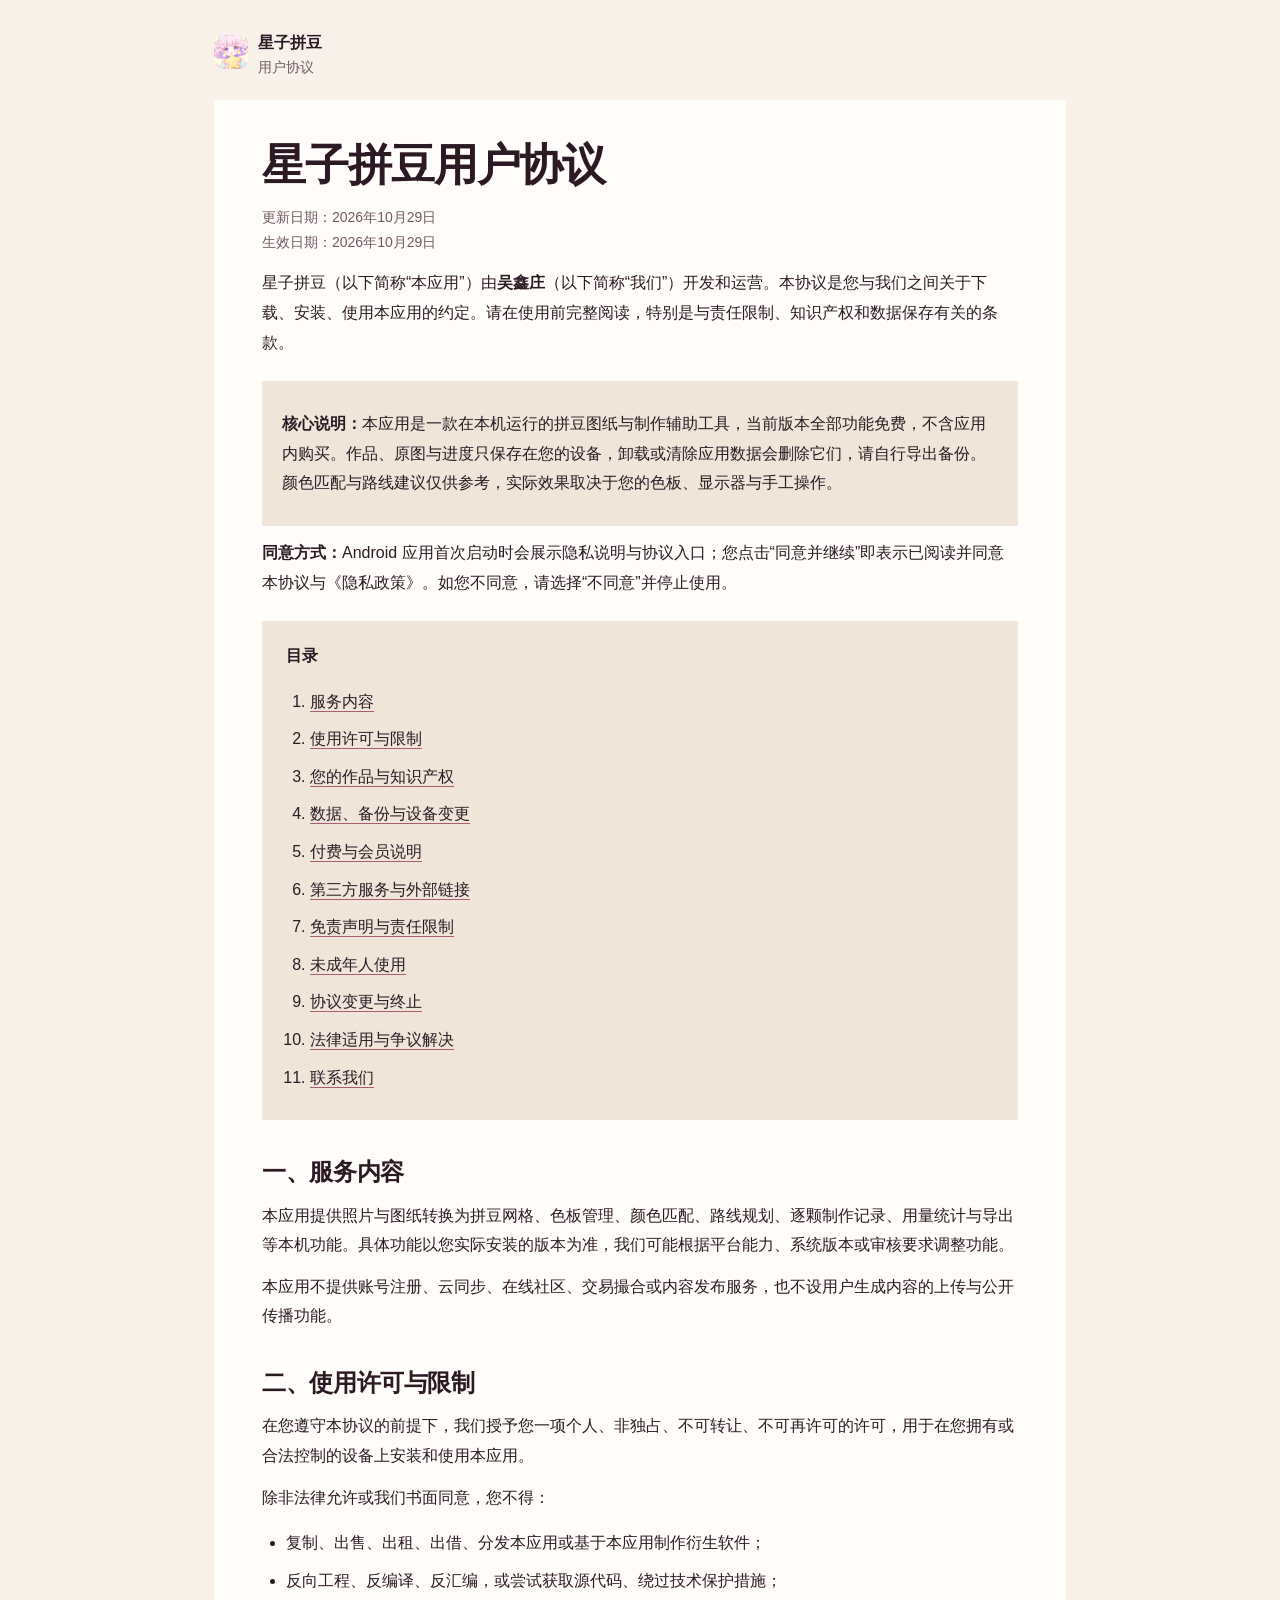
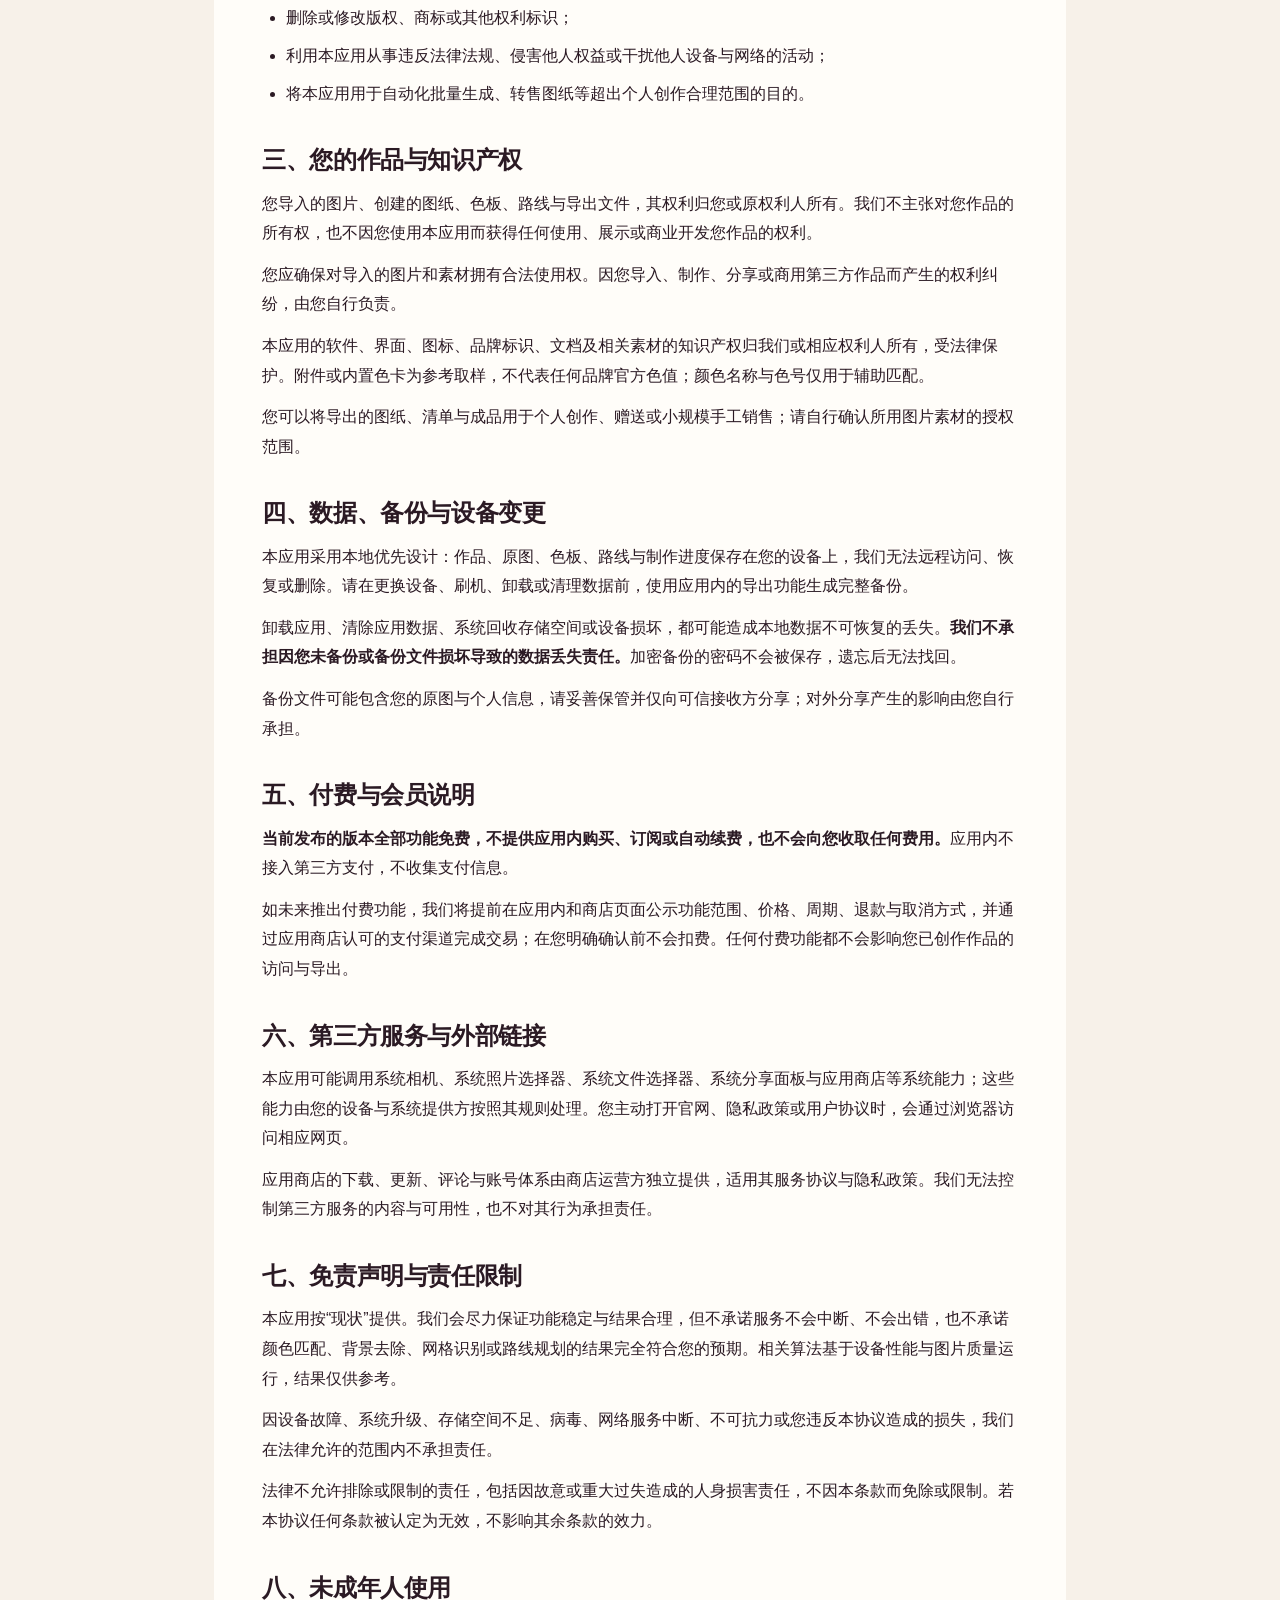
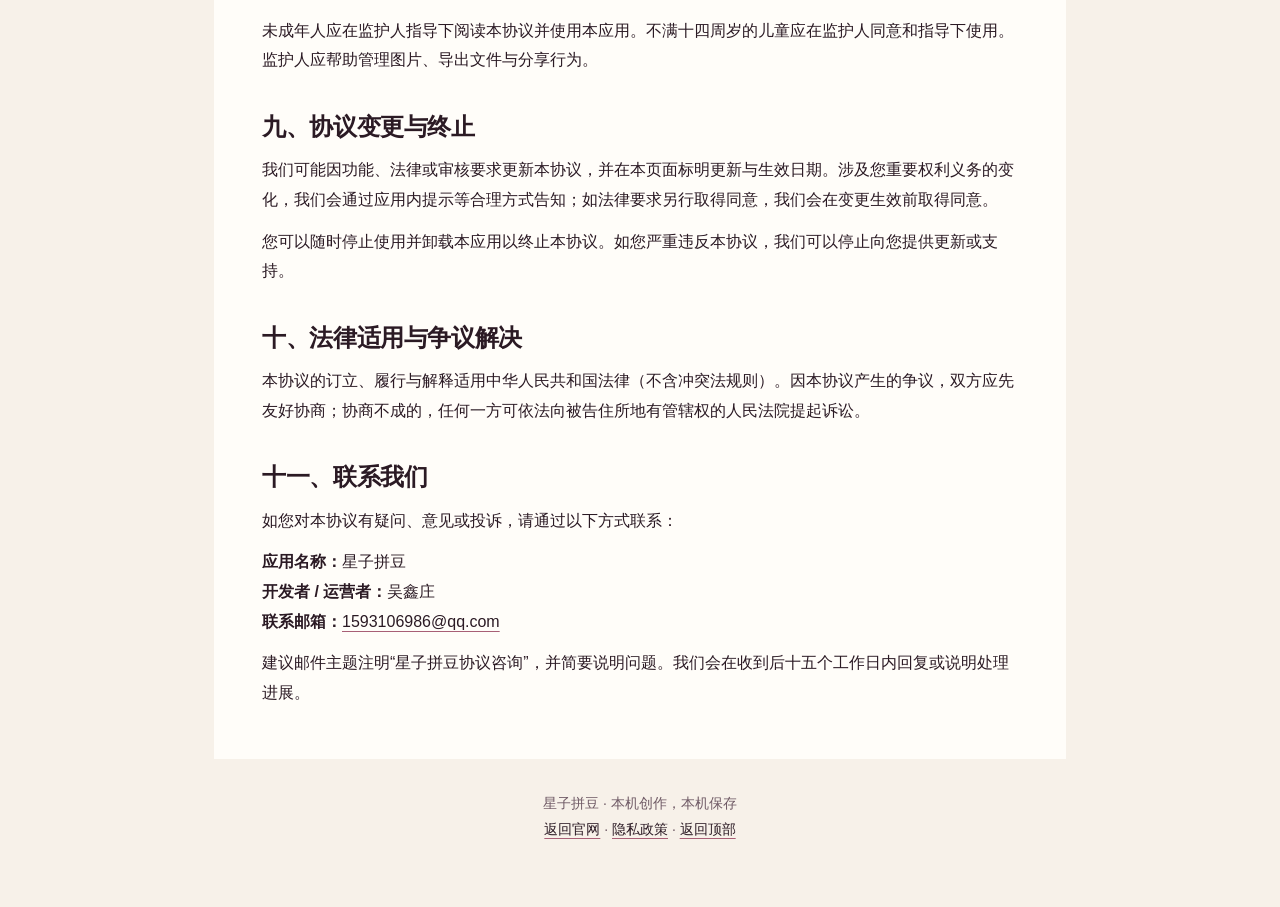
<file: terms.html>
<!doctype html>
<html lang="zh-CN">
<head>
  <meta charset="UTF-8">
  <meta name="viewport" content="width=device-width, initial-scale=1">
  <meta name="theme-color" content="#f7f1e9">
  <meta name="color-scheme" content="light dark">
  <meta name="referrer" content="no-referrer">
  <meta name="description" content="星子拼豆用户协议：服务内容、使用许可、作品与数据、付费说明、免责与联系方式。">
  <title>用户协议｜星子拼豆</title>
  <style>
    :root {
      color-scheme: light;
      --bg: #f7f1e9;
      --paper: #fffdf9;
      --paper-2: #efe5d9;
      --text: #2b1a24;
      --muted: #6f5a65;
      --line: #d8c7ba;
      --accent: #a85f76;
      --serif: "Noto Serif SC", "Source Han Serif SC", "Songti SC", "STSong", "SimSun", serif;
      --sans: "Noto Sans SC", "Source Han Sans SC", "PingFang SC", "Microsoft YaHei", sans-serif;
    }
    @media (prefers-color-scheme: dark) {
      :root { color-scheme: dark; --bg: #21151c; --paper: #2b1b23; --paper-2: #35232c; --text: #f7f1e9; --muted: #d8c6ce; --line: #4a3540; --accent: #e0a9b8; }
    }
    * { box-sizing: border-box; }
    html { scroll-padding-top: 24px; }
    body { margin: 0; background: var(--bg); color: var(--text); font-family: var(--sans); font-size: 16px; line-height: 1.85; overflow-wrap: anywhere; }
    .page { max-width: 900px; margin: 0 auto; padding: 28px 24px 64px; }
    a { color: var(--text); text-decoration-color: var(--accent); text-underline-offset: 4px; }
    a:focus-visible { outline: 3px solid var(--text); outline-offset: 4px; }
    .brand { display: inline-flex; align-items: center; gap: 10px; margin-bottom: 24px; min-height: 44px; font-weight: 600; text-decoration: none; }
    .brand img { width: 34px; height: 34px; border-radius: 9px; }
    .brand small { display: block; color: var(--muted); font-size: 14px; font-weight: 400; line-height: 1.3; }
    main { padding: 40px 48px; background: var(--paper); }
    h1 { margin: 0 0 8px; font-family: var(--serif); font-size: clamp(30px, 4vw, 44px); line-height: 1.2; letter-spacing: -.025em; }
    h2 { margin: 36px 0 12px; font-family: var(--serif); font-size: 24px; line-height: 1.35; letter-spacing: -.015em; }
    p { margin: 12px 0; }
    ul, ol { padding-left: 24px; }
    li { margin: 8px 0; }
    .meta, footer { color: var(--muted); font-size: 14px; }
    .summary { margin-top: 24px; padding: 16px 20px; background: var(--paper-2); }
    .contents { padding: 20px 24px; background: var(--paper-2); margin-top: 24px; }
    .contents ol { margin-bottom: 0; }
    footer { margin-top: 32px; text-align: center; }
    @media (max-width: 600px) { .page { padding: 20px 14px 40px; } main { padding: 26px 20px; } .brand { margin-bottom: 20px; } h2 { font-size: 21px; } }
    @media print { :root { --bg: #fff; --paper: #fff; --text: #000; --muted: #333; --line: #bbb; --accent: #000; } .page { max-width: none; padding: 0; } main { border: 0; padding: 0; } .brand, .contents, footer { display: none; } h2 { break-after: avoid; } }
  </style>
</head>
<body>
  <div class="page">
    <a class="brand" href="./" aria-label="星子拼豆首页">
      <img src="./icon.svg" width="34" height="34" alt="">
      <span>星子拼豆<small>用户协议</small></span>
    </a>
    <main id="main-content">
      <header>
        <h1>星子拼豆用户协议</h1>
        <p class="meta">更新日期：2026年10月29日<br>生效日期：2026年10月29日</p>
        <p>星子拼豆（以下简称“本应用”）由<strong>吴鑫庄</strong>（以下简称“我们”）开发和运营。本协议是您与我们之间关于下载、安装、使用本应用的约定。请在使用前完整阅读，特别是与责任限制、知识产权和数据保存有关的条款。</p>
        <div class="summary"><p><strong>核心说明：</strong>本应用是一款在本机运行的拼豆图纸与制作辅助工具，当前版本全部功能免费，不含应用内购买。作品、原图与进度只保存在您的设备，卸载或清除应用数据会删除它们，请自行导出备份。颜色匹配与路线建议仅供参考，实际效果取决于您的色板、显示器与手工操作。</p></div>
        <p><strong>同意方式：</strong>Android 应用首次启动时会展示隐私说明与协议入口；您点击“同意并继续”即表示已阅读并同意本协议与《隐私政策》。如您不同意，请选择“不同意”并停止使用。</p>
      </header>

      <nav class="contents" aria-label="用户协议目录">
        <strong>目录</strong>
        <ol>
          <li><a href="#service">服务内容</a></li>
          <li><a href="#license">使用许可与限制</a></li>
          <li><a href="#content">您的作品与知识产权</a></li>
          <li><a href="#data">数据、备份与设备变更</a></li>
          <li><a href="#payment">付费与会员说明</a></li>
          <li><a href="#third-party">第三方服务与外部链接</a></li>
          <li><a href="#disclaimer">免责声明与责任限制</a></li>
          <li><a href="#minor">未成年人使用</a></li>
          <li><a href="#changes">协议变更与终止</a></li>
          <li><a href="#law">法律适用与争议解决</a></li>
          <li><a href="#contact">联系我们</a></li>
        </ol>
      </nav>

      <section id="service">
        <h2>一、服务内容</h2>
        <p>本应用提供照片与图纸转换为拼豆网格、色板管理、颜色匹配、路线规划、逐颗制作记录、用量统计与导出等本机功能。具体功能以您实际安装的版本为准，我们可能根据平台能力、系统版本或审核要求调整功能。</p>
        <p>本应用不提供账号注册、云同步、在线社区、交易撮合或内容发布服务，也不设用户生成内容的上传与公开传播功能。</p>
      </section>

      <section id="license">
        <h2>二、使用许可与限制</h2>
        <p>在您遵守本协议的前提下，我们授予您一项个人、非独占、不可转让、不可再许可的许可，用于在您拥有或合法控制的设备上安装和使用本应用。</p>
        <p>除非法律允许或我们书面同意，您不得：</p>
        <ul>
          <li>复制、出售、出租、出借、分发本应用或基于本应用制作衍生软件；</li>
          <li>反向工程、反编译、反汇编，或尝试获取源代码、绕过技术保护措施；</li>
          <li>删除或修改版权、商标或其他权利标识；</li>
          <li>利用本应用从事违反法律法规、侵害他人权益或干扰他人设备与网络的活动；</li>
          <li>将本应用用于自动化批量生成、转售图纸等超出个人创作合理范围的目的。</li>
        </ul>
      </section>

      <section id="content">
        <h2>三、您的作品与知识产权</h2>
        <p>您导入的图片、创建的图纸、色板、路线与导出文件，其权利归您或原权利人所有。我们不主张对您作品的所有权，也不因您使用本应用而获得任何使用、展示或商业开发您作品的权利。</p>
        <p>您应确保对导入的图片和素材拥有合法使用权。因您导入、制作、分享或商用第三方作品而产生的权利纠纷，由您自行负责。</p>
        <p>本应用的软件、界面、图标、品牌标识、文档及相关素材的知识产权归我们或相应权利人所有，受法律保护。附件或内置色卡为参考取样，不代表任何品牌官方色值；颜色名称与色号仅用于辅助匹配。</p>
        <p>您可以将导出的图纸、清单与成品用于个人创作、赠送或小规模手工销售；请自行确认所用图片素材的授权范围。</p>
      </section>

      <section id="data">
        <h2>四、数据、备份与设备变更</h2>
        <p>本应用采用本地优先设计：作品、原图、色板、路线与制作进度保存在您的设备上，我们无法远程访问、恢复或删除。请在更换设备、刷机、卸载或清理数据前，使用应用内的导出功能生成完整备份。</p>
        <p>卸载应用、清除应用数据、系统回收存储空间或设备损坏，都可能造成本地数据不可恢复的丢失。<strong>我们不承担因您未备份或备份文件损坏导致的数据丢失责任。</strong>加密备份的密码不会被保存，遗忘后无法找回。</p>
        <p>备份文件可能包含您的原图与个人信息，请妥善保管并仅向可信接收方分享；对外分享产生的影响由您自行承担。</p>
      </section>

      <section id="payment">
        <h2>五、付费与会员说明</h2>
        <p><strong>当前发布的版本全部功能免费，不提供应用内购买、订阅或自动续费，也不会向您收取任何费用。</strong>应用内不接入第三方支付，不收集支付信息。</p>
        <p>如未来推出付费功能，我们将提前在应用内和商店页面公示功能范围、价格、周期、退款与取消方式，并通过应用商店认可的支付渠道完成交易；在您明确确认前不会扣费。任何付费功能都不会影响您已创作作品的访问与导出。</p>
      </section>

      <section id="third-party">
        <h2>六、第三方服务与外部链接</h2>
        <p>本应用可能调用系统相机、系统照片选择器、系统文件选择器、系统分享面板与应用商店等系统能力；这些能力由您的设备与系统提供方按照其规则处理。您主动打开官网、隐私政策或用户协议时，会通过浏览器访问相应网页。</p>
        <p>应用商店的下载、更新、评论与账号体系由商店运营方独立提供，适用其服务协议与隐私政策。我们无法控制第三方服务的内容与可用性，也不对其行为承担责任。</p>
      </section>

      <section id="disclaimer">
        <h2>七、免责声明与责任限制</h2>
        <p>本应用按“现状”提供。我们会尽力保证功能稳定与结果合理，但不承诺服务不会中断、不会出错，也不承诺颜色匹配、背景去除、网格识别或路线规划的结果完全符合您的预期。相关算法基于设备性能与图片质量运行，结果仅供参考。</p>
        <p>因设备故障、系统升级、存储空间不足、病毒、网络服务中断、不可抗力或您违反本协议造成的损失，我们在法律允许的范围内不承担责任。</p>
        <p>法律不允许排除或限制的责任，包括因故意或重大过失造成的人身损害责任，不因本条款而免除或限制。若本协议任何条款被认定为无效，不影响其余条款的效力。</p>
      </section>

      <section id="minor">
        <h2>八、未成年人使用</h2>
        <p>未成年人应在监护人指导下阅读本协议并使用本应用。不满十四周岁的儿童应在监护人同意和指导下使用。监护人应帮助管理图片、导出文件与分享行为。</p>
      </section>

      <section id="changes">
        <h2>九、协议变更与终止</h2>
        <p>我们可能因功能、法律或审核要求更新本协议，并在本页面标明更新与生效日期。涉及您重要权利义务的变化，我们会通过应用内提示等合理方式告知；如法律要求另行取得同意，我们会在变更生效前取得同意。</p>
        <p>您可以随时停止使用并卸载本应用以终止本协议。如您严重违反本协议，我们可以停止向您提供更新或支持。</p>
      </section>

      <section id="law">
        <h2>十、法律适用与争议解决</h2>
        <p>本协议的订立、履行与解释适用中华人民共和国法律（不含冲突法规则）。因本协议产生的争议，双方应先友好协商；协商不成的，任何一方可依法向被告住所地有管辖权的人民法院提起诉讼。</p>
      </section>

      <section id="contact">
        <h2>十一、联系我们</h2>
        <p>如您对本协议有疑问、意见或投诉，请通过以下方式联系：</p>
        <p><strong>应用名称：</strong>星子拼豆<br><strong>开发者 / 运营者：</strong>吴鑫庄<br><strong>联系邮箱：</strong><a href="mailto:1593106986@qq.com">1593106986@qq.com</a></p>
        <p>建议邮件主题注明“星子拼豆协议咨询”，并简要说明问题。我们会在收到后十五个工作日内回复或说明处理进展。</p>
      </section>
    </main>
    <footer>星子拼豆 · 本机创作，本机保存<br><a href="./">返回官网</a> · <a href="./privacy.html">隐私政策</a> · <a href="#main-content">返回顶部</a></footer>
  </div>
</body>
</html>
</file>
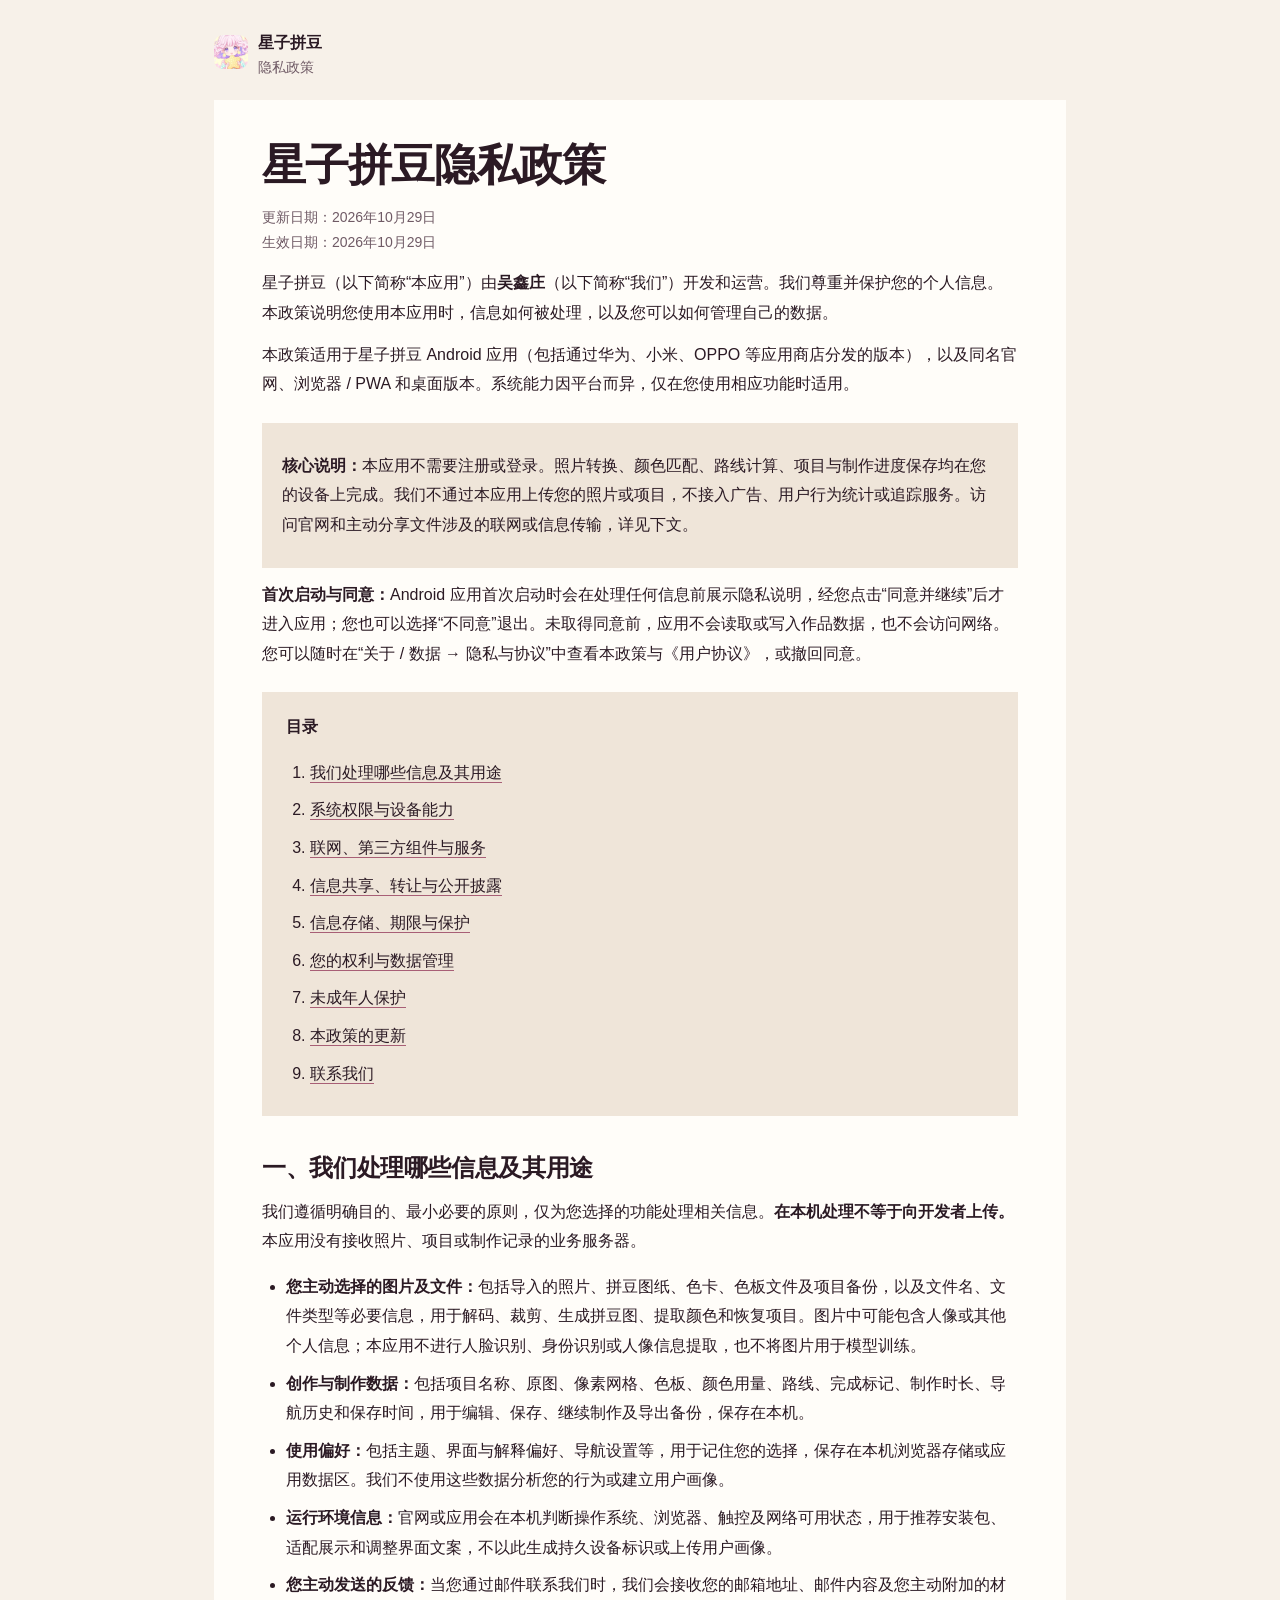
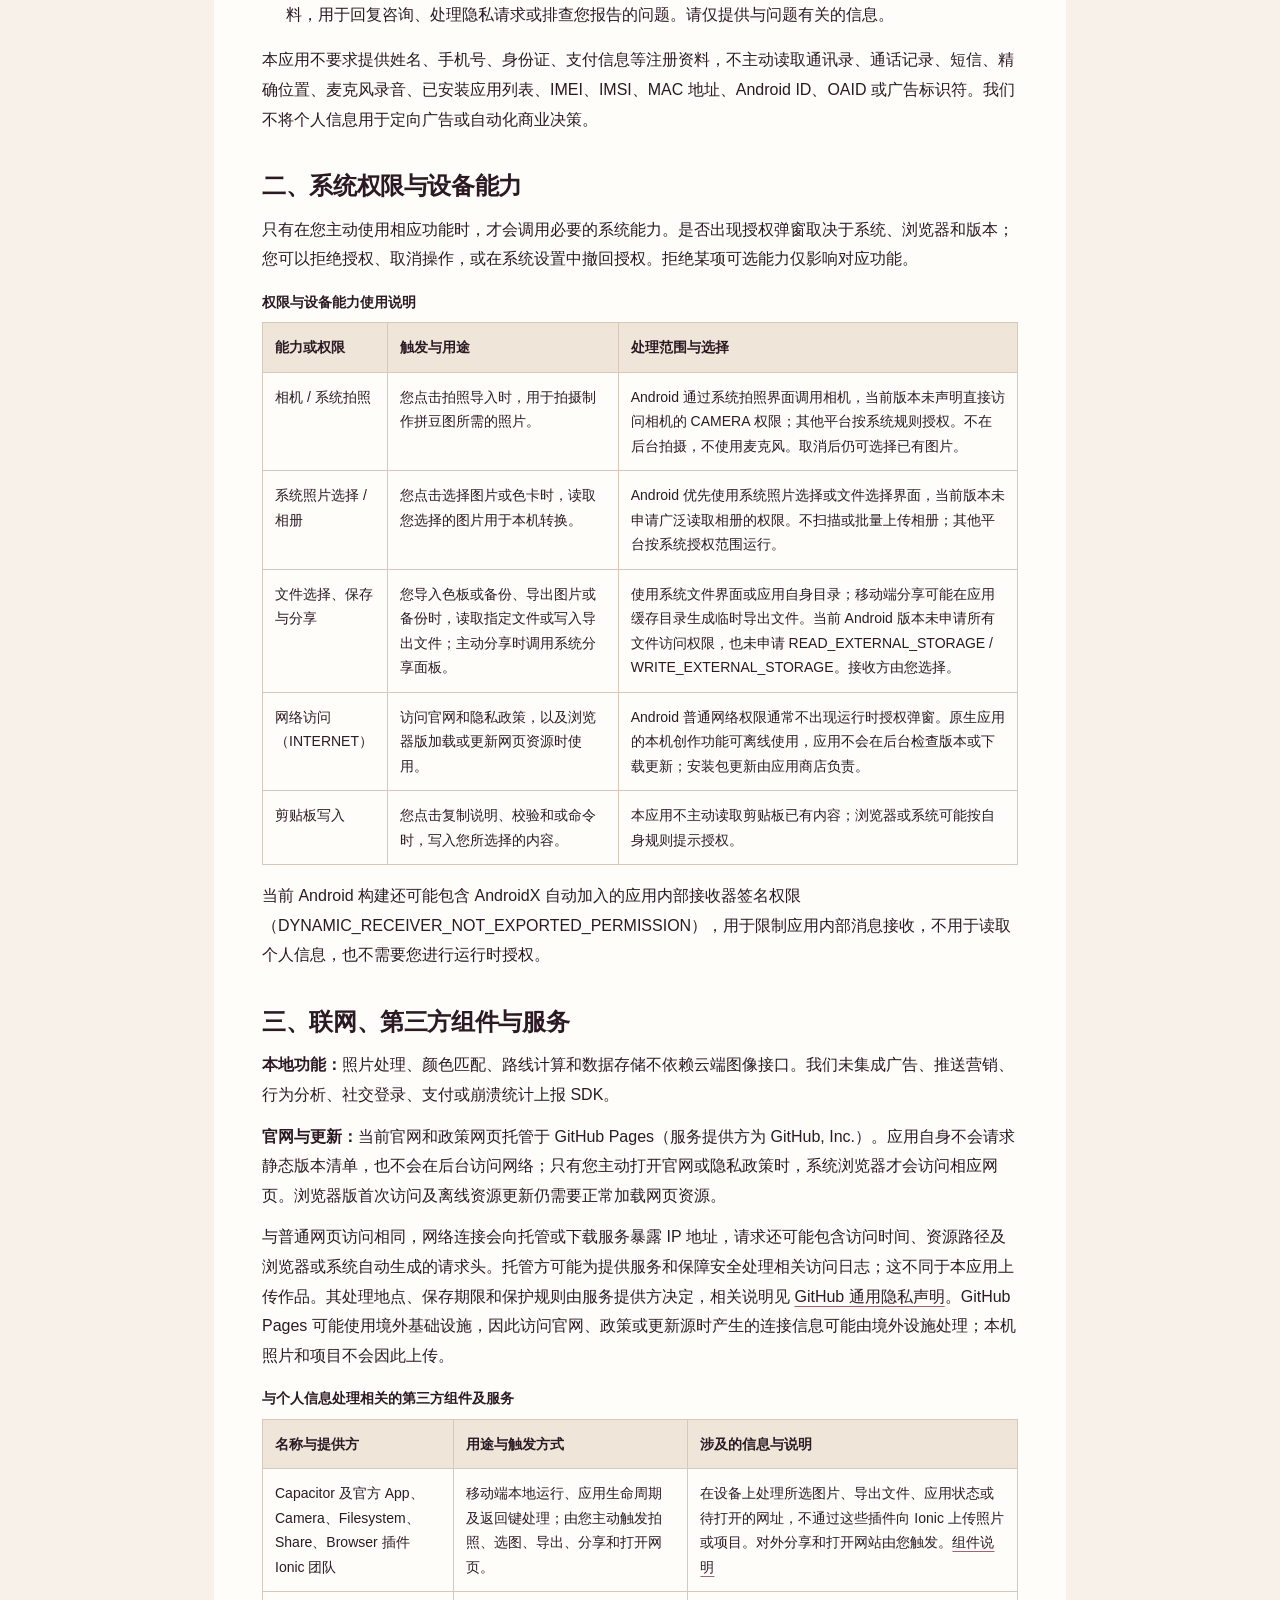
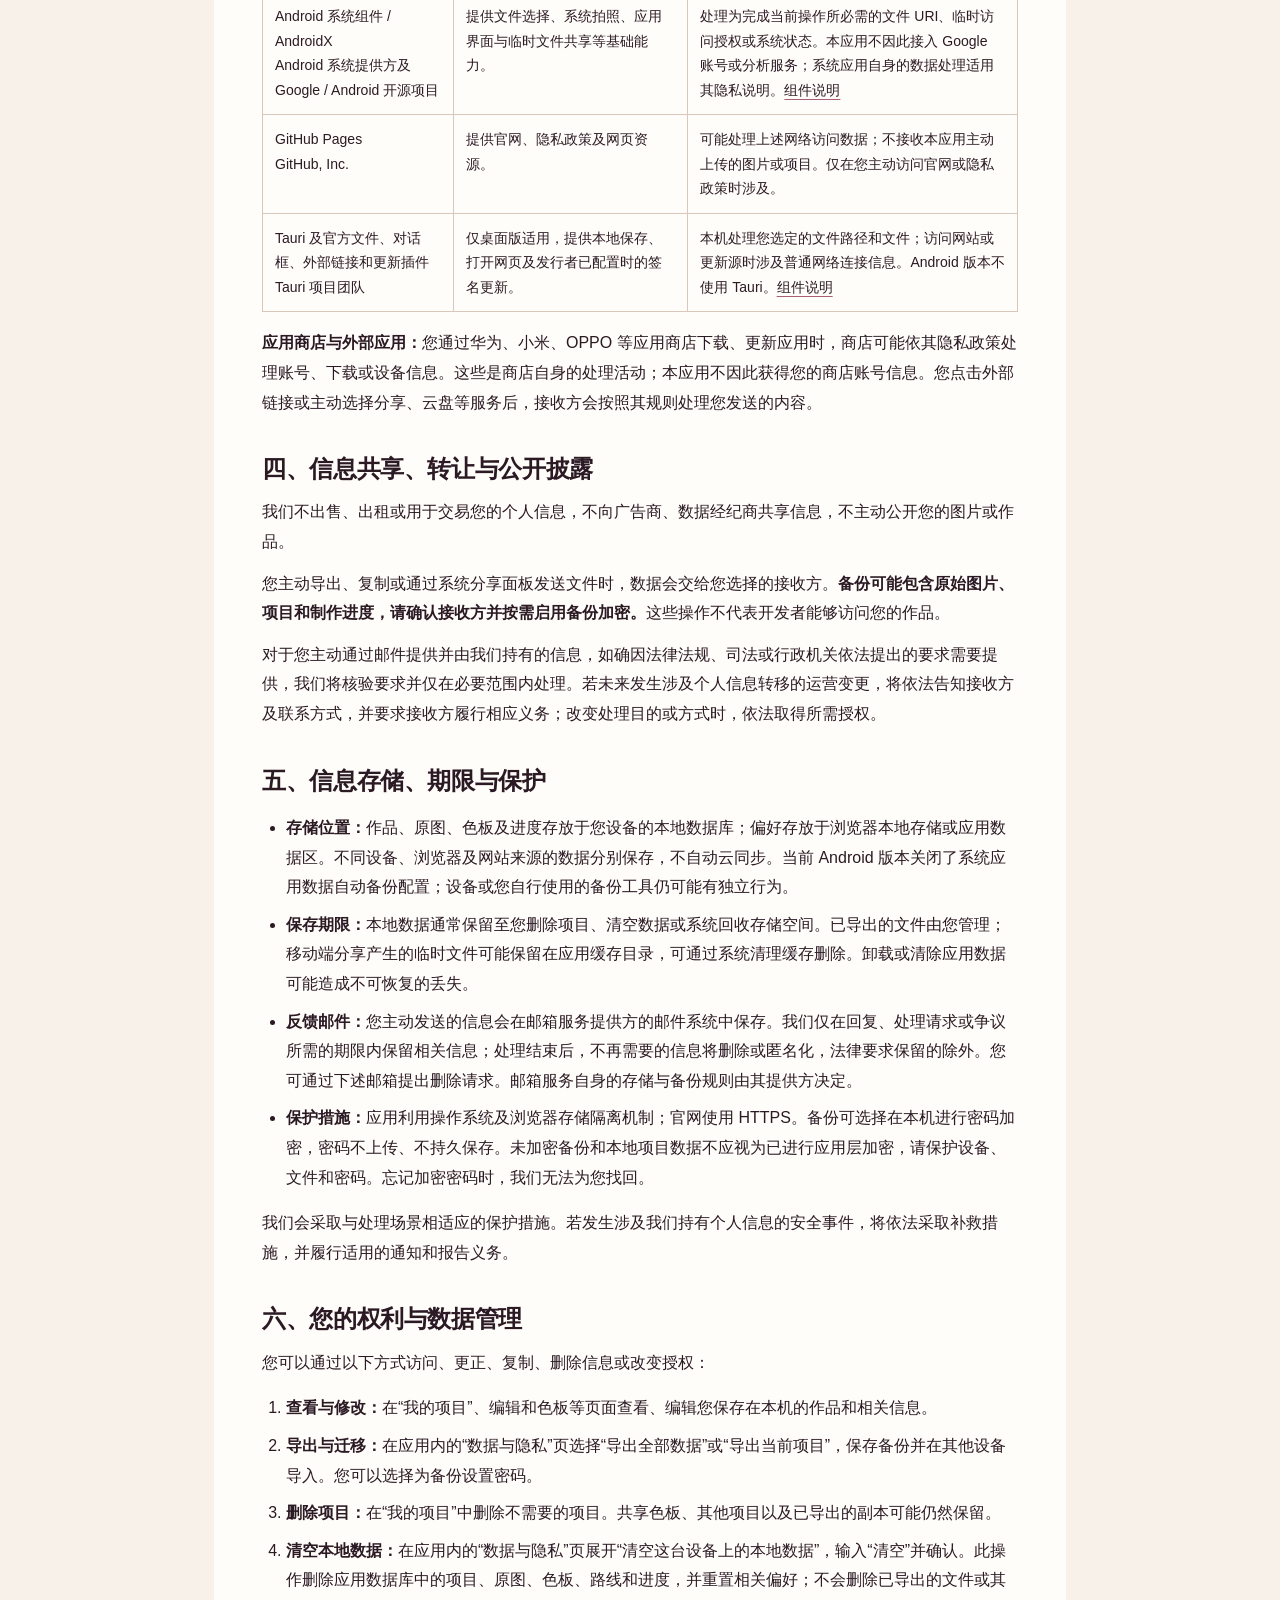
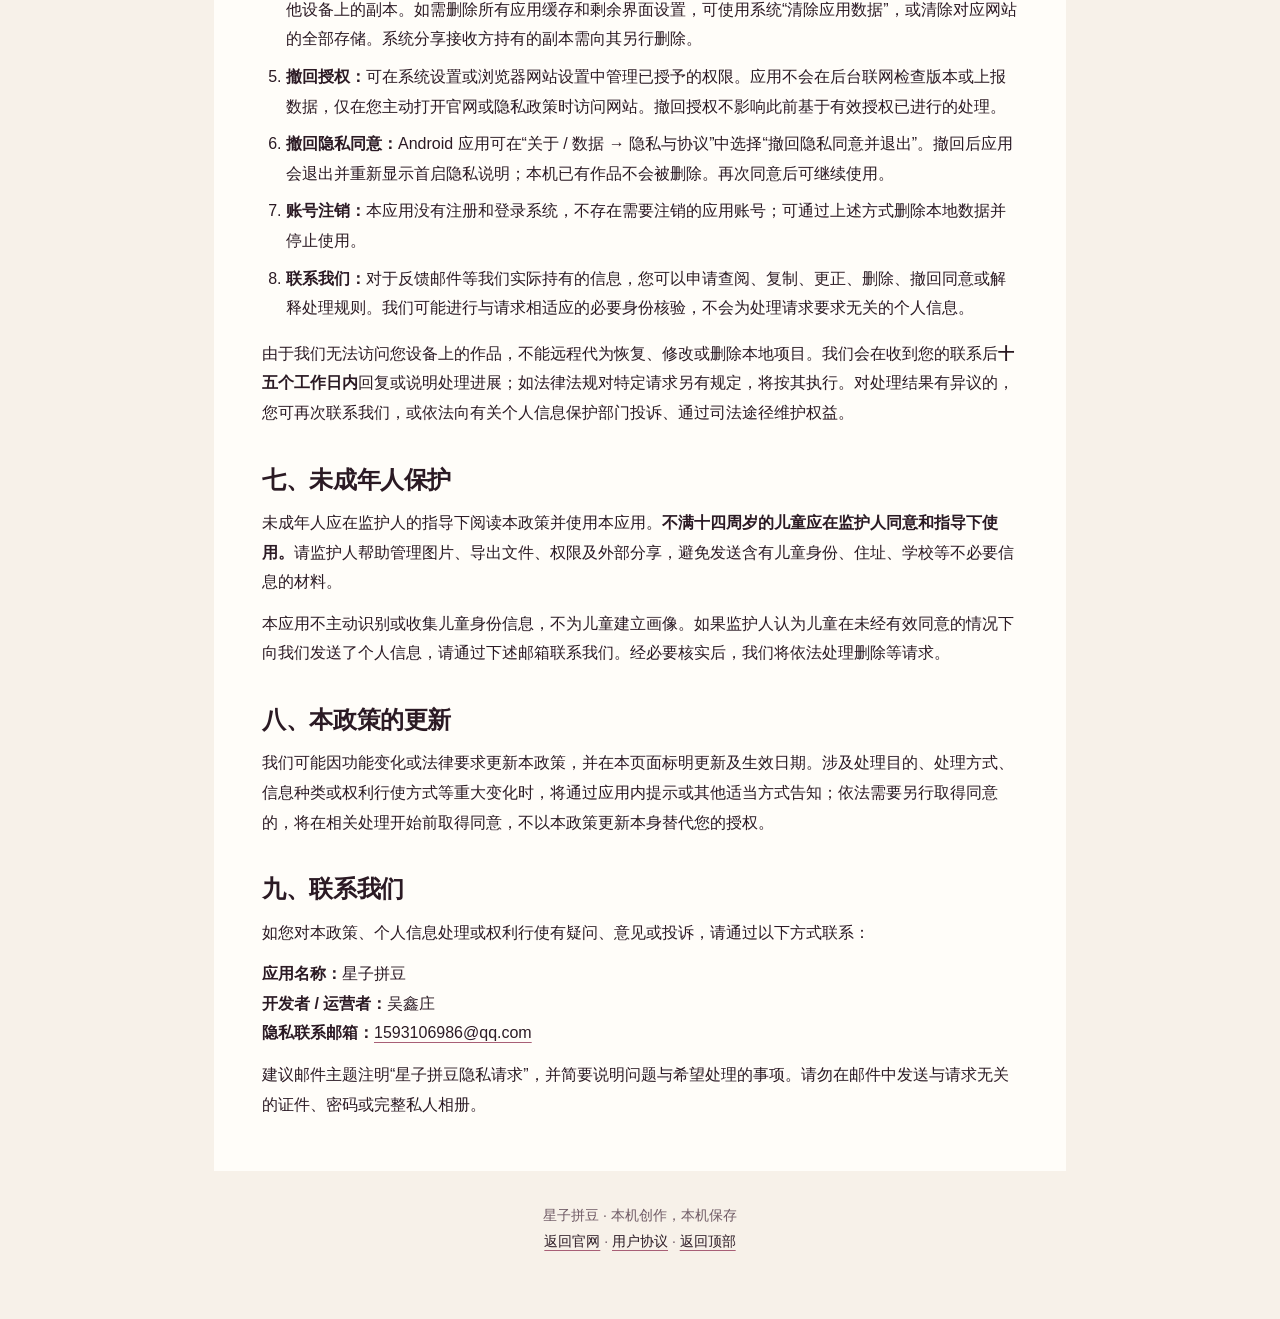
<file: app/privacy.html>
<!doctype html>
<html lang="zh-CN">
<head>
  <meta charset="UTF-8">
  <meta name="viewport" content="width=device-width, initial-scale=1">
  <meta name="theme-color" content="#f7f1e9">
  <meta name="color-scheme" content="light dark">
  <meta name="referrer" content="no-referrer">
  <meta name="description" content="星子拼豆隐私政策：了解照片与项目的本地处理、系统权限、联网与第三方组件、数据删除及联系方式。">
  <title>隐私政策｜星子拼豆</title>
  <style>
    :root {
      color-scheme: light;
      --bg: #f7f1e9;
      --paper: #fffdf9;
      --paper-2: #efe5d9;
      --text: #2b1a24;
      --muted: #6f5a65;
      --line: #d8c7ba;
      --accent: #a85f76;
      --serif: "Noto Serif SC", "Source Han Serif SC", "Songti SC", "STSong", "SimSun", serif;
      --sans: "Noto Sans SC", "Source Han Sans SC", "PingFang SC", "Microsoft YaHei", sans-serif;
    }
    @media (prefers-color-scheme: dark) {
      :root { color-scheme: dark; --bg: #21151c; --paper: #2b1b23; --paper-2: #35232c; --text: #f7f1e9; --muted: #d8c6ce; --line: #4a3540; --accent: #e0a9b8; }
    }
    * { box-sizing: border-box; }
    html { scroll-padding-top: 24px; }
    body { margin: 0; background: var(--bg); color: var(--text); font-family: var(--sans); font-size: 16px; line-height: 1.85; overflow-wrap: anywhere; }
    .page { max-width: 900px; margin: 0 auto; padding: 28px 24px 64px; }
    a { color: var(--text); text-decoration-color: var(--accent); text-underline-offset: 4px; }
    a:focus-visible { outline: 3px solid var(--text); outline-offset: 4px; }
    .brand { display: inline-flex; align-items: center; gap: 10px; margin-bottom: 24px; min-height: 44px; font-weight: 600; text-decoration: none; }
    .brand img { width: 34px; height: 34px; border-radius: 9px; }
    .brand small { display: block; color: var(--muted); font-size: 14px; font-weight: 400; line-height: 1.3; }
    main { padding: 40px 48px; background: var(--paper); }
    h1 { margin: 0 0 8px; font-family: var(--serif); font-size: clamp(30px, 4vw, 44px); line-height: 1.2; letter-spacing: -.025em; }
    h2 { margin: 36px 0 12px; font-family: var(--serif); font-size: 24px; line-height: 1.35; letter-spacing: -.015em; }
    p { margin: 12px 0; }
    ul, ol { padding-left: 24px; }
    li { margin: 8px 0; }
    .meta, footer { color: var(--muted); font-size: 14px; }
    .summary { margin-top: 24px; padding: 16px 20px; background: var(--paper-2); }
    .contents { padding: 20px 24px; background: var(--paper-2); margin-top: 24px; }
    .contents ol { margin-bottom: 0; }
    .table-wrap { overflow-x: auto; margin: 16px 0; }
    table { border-collapse: collapse; width: 100%; font-size: 14px; line-height: 1.75; }
    caption { text-align: left; font-weight: 650; margin-bottom: 8px; }
    th, td { border: 1px solid var(--line); padding: 12px; text-align: left; vertical-align: top; min-width: 110px; }
    th { background: var(--paper-2); }
    footer { margin-top: 32px; text-align: center; }
    @media (max-width: 600px) { .page { padding: 20px 14px 40px; } main { padding: 26px 20px; } .brand { margin-bottom: 20px; } h2 { font-size: 21px; } }
    @media print { :root { --bg: #fff; --paper: #fff; --text: #000; --muted: #333; --line: #bbb; --accent: #000; } .page { max-width: none; padding: 0; } main { border: 0; padding: 0; } .brand, .contents, footer { display: none; } h2 { break-after: avoid; } tr { break-inside: avoid; } }
  </style>
</head>
<body data-embedded="true">
  <div class="page">
    <a class="brand" href="https://xinzi.work/" target="_blank" rel="noopener noreferrer" aria-label="星子拼豆首页">
      <img src="./icon.svg" width="34" height="34" alt="">
      <span>星子拼豆<small>隐私政策</small></span>
    </a>
    <main id="main-content">
      <header>
        <h1>星子拼豆隐私政策</h1>
        <p class="meta">更新日期：2026年10月29日<br>生效日期：2026年10月29日</p>
        <p>星子拼豆（以下简称“本应用”）由<strong>吴鑫庄</strong>（以下简称“我们”）开发和运营。我们尊重并保护您的个人信息。本政策说明您使用本应用时，信息如何被处理，以及您可以如何管理自己的数据。</p>
        <p>本政策适用于星子拼豆 Android 应用（包括通过华为、小米、OPPO 等应用商店分发的版本），以及同名官网、浏览器 / PWA 和桌面版本。系统能力因平台而异，仅在您使用相应功能时适用。</p>
        <div class="summary"><p><strong>核心说明：</strong>本应用不需要注册或登录。照片转换、颜色匹配、路线计算、项目与制作进度保存均在您的设备上完成。我们不通过本应用上传您的照片或项目，不接入广告、用户行为统计或追踪服务。访问官网和主动分享文件涉及的联网或信息传输，详见下文。</p></div>
        <p><strong>首次启动与同意：</strong>Android 应用首次启动时会在处理任何信息前展示隐私说明，经您点击“同意并继续”后才进入应用；您也可以选择“不同意”退出。未取得同意前，应用不会读取或写入作品数据，也不会访问网络。您可以随时在“关于 / 数据 → 隐私与协议”中查看本政策与《用户协议》，或撤回同意。</p>
      </header>

      <nav class="contents" aria-label="隐私政策目录">
        <strong>目录</strong>
        <ol>
          <li><a href="#information">我们处理哪些信息及其用途</a></li>
          <li><a href="#permissions">系统权限与设备能力</a></li>
          <li><a href="#network">联网、第三方组件与服务</a></li>
          <li><a href="#sharing">信息共享、转让与公开披露</a></li>
          <li><a href="#storage">信息存储、期限与保护</a></li>
          <li><a href="#rights">您的权利与数据管理</a></li>
          <li><a href="#children">未成年人保护</a></li>
          <li><a href="#changes">本政策的更新</a></li>
          <li><a href="#contact">联系我们</a></li>
        </ol>
      </nav>

      <section id="information">
        <h2>一、我们处理哪些信息及其用途</h2>
        <p>我们遵循明确目的、最小必要的原则，仅为您选择的功能处理相关信息。<strong>在本机处理不等于向开发者上传。</strong>本应用没有接收照片、项目或制作记录的业务服务器。</p>
        <ul>
          <li><strong>您主动选择的图片及文件：</strong>包括导入的照片、拼豆图纸、色卡、色板文件及项目备份，以及文件名、文件类型等必要信息，用于解码、裁剪、生成拼豆图、提取颜色和恢复项目。图片中可能包含人像或其他个人信息；本应用不进行人脸识别、身份识别或人像信息提取，也不将图片用于模型训练。</li>
          <li><strong>创作与制作数据：</strong>包括项目名称、原图、像素网格、色板、颜色用量、路线、完成标记、制作时长、导航历史和保存时间，用于编辑、保存、继续制作及导出备份，保存在本机。</li>
          <li><strong>使用偏好：</strong>包括主题、界面与解释偏好、导航设置等，用于记住您的选择，保存在本机浏览器存储或应用数据区。我们不使用这些数据分析您的行为或建立用户画像。</li>
          <li><strong>运行环境信息：</strong>官网或应用会在本机判断操作系统、浏览器、触控及网络可用状态，用于推荐安装包、适配展示和调整界面文案，不以此生成持久设备标识或上传用户画像。</li>
          <li><strong>您主动发送的反馈：</strong>当您通过邮件联系我们时，我们会接收您的邮箱地址、邮件内容及您主动附加的材料，用于回复咨询、处理隐私请求或排查您报告的问题。请仅提供与问题有关的信息。</li>
        </ul>
        <p>本应用不要求提供姓名、手机号、身份证、支付信息等注册资料，不主动读取通讯录、通话记录、短信、精确位置、麦克风录音、已安装应用列表、IMEI、IMSI、MAC 地址、Android ID、OAID 或广告标识符。我们不将个人信息用于定向广告或自动化商业决策。</p>
      </section>

      <section id="permissions">
        <h2>二、系统权限与设备能力</h2>
        <p>只有在您主动使用相应功能时，才会调用必要的系统能力。是否出现授权弹窗取决于系统、浏览器和版本；您可以拒绝授权、取消操作，或在系统设置中撤回授权。拒绝某项可选能力仅影响对应功能。</p>
        <div class="table-wrap">
          <table>
            <caption>权限与设备能力使用说明</caption>
            <thead><tr><th scope="col">能力或权限</th><th scope="col">触发与用途</th><th scope="col">处理范围与选择</th></tr></thead>
            <tbody>
              <tr><td>相机 / 系统拍照</td><td>您点击拍照导入时，用于拍摄制作拼豆图所需的照片。</td><td>Android 通过系统拍照界面调用相机，当前版本未声明直接访问相机的 CAMERA 权限；其他平台按系统规则授权。不在后台拍摄，不使用麦克风。取消后仍可选择已有图片。</td></tr>
              <tr><td>系统照片选择 / 相册</td><td>您点击选择图片或色卡时，读取您选择的图片用于本机转换。</td><td>Android 优先使用系统照片选择或文件选择界面，当前版本未申请广泛读取相册的权限。不扫描或批量上传相册；其他平台按系统授权范围运行。</td></tr>
              <tr><td>文件选择、保存与分享</td><td>您导入色板或备份、导出图片或备份时，读取指定文件或写入导出文件；主动分享时调用系统分享面板。</td><td>使用系统文件界面或应用自身目录；移动端分享可能在应用缓存目录生成临时导出文件。当前 Android 版本未申请所有文件访问权限，也未申请 READ_EXTERNAL_STORAGE / WRITE_EXTERNAL_STORAGE。接收方由您选择。</td></tr>
              <tr><td>网络访问（INTERNET）</td><td>访问官网和隐私政策，以及浏览器版加载或更新网页资源时使用。</td><td>Android 普通网络权限通常不出现运行时授权弹窗。原生应用的本机创作功能可离线使用，应用不会在后台检查版本或下载更新；安装包更新由应用商店负责。</td></tr>
              <tr><td>剪贴板写入</td><td>您点击复制说明、校验和或命令时，写入您所选择的内容。</td><td>本应用不主动读取剪贴板已有内容；浏览器或系统可能按自身规则提示授权。</td></tr>
            </tbody>
          </table>
        </div>
        <p>当前 Android 构建还可能包含 AndroidX 自动加入的应用内部接收器签名权限（DYNAMIC_RECEIVER_NOT_EXPORTED_PERMISSION），用于限制应用内部消息接收，不用于读取个人信息，也不需要您进行运行时授权。</p>
      </section>

      <section id="network">
        <h2>三、联网、第三方组件与服务</h2>
        <p><strong>本地功能：</strong>照片处理、颜色匹配、路线计算和数据存储不依赖云端图像接口。我们未集成广告、推送营销、行为分析、社交登录、支付或崩溃统计上报 SDK。</p>
        <p><strong>官网与更新：</strong>当前官网和政策网页托管于 GitHub Pages（服务提供方为 GitHub, Inc.）。应用自身不会请求静态版本清单，也不会在后台访问网络；只有您主动打开官网或隐私政策时，系统浏览器才会访问相应网页。浏览器版首次访问及离线资源更新仍需要正常加载网页资源。</p>
        <p>与普通网页访问相同，网络连接会向托管或下载服务暴露 IP 地址，请求还可能包含访问时间、资源路径及浏览器或系统自动生成的请求头。托管方可能为提供服务和保障安全处理相关访问日志；这不同于本应用上传作品。其处理地点、保存期限和保护规则由服务提供方决定，相关说明见 <a href="https://docs.github.com/zh/site-policy/privacy-policies/github-general-privacy-statement" target="_blank" rel="noopener noreferrer">GitHub 通用隐私声明</a>。GitHub Pages 可能使用境外基础设施，因此访问官网、政策或更新源时产生的连接信息可能由境外设施处理；本机照片和项目不会因此上传。</p>
        <div class="table-wrap">
          <table>
            <caption>与个人信息处理相关的第三方组件及服务</caption>
            <thead><tr><th scope="col">名称与提供方</th><th scope="col">用途与触发方式</th><th scope="col">涉及的信息与说明</th></tr></thead>
            <tbody>
              <tr><td>Capacitor 及官方 App、Camera、Filesystem、Share、Browser 插件<br>Ionic 团队</td><td>移动端本地运行、应用生命周期及返回键处理；由您主动触发拍照、选图、导出、分享和打开网页。</td><td>在设备上处理所选图片、导出文件、应用状态或待打开的网址，不通过这些插件向 Ionic 上传照片或项目。对外分享和打开网站由您触发。<a href="https://capacitorjs.com/docs" target="_blank" rel="noopener noreferrer">组件说明</a></td></tr>
              <tr><td>Android 系统组件 / AndroidX<br>Android 系统提供方及 Google / Android 开源项目</td><td>提供文件选择、系统拍照、应用界面与临时文件共享等基础能力。</td><td>处理为完成当前操作所必需的文件 URI、临时访问授权或系统状态。本应用不因此接入 Google 账号或分析服务；系统应用自身的数据处理适用其隐私说明。<a href="https://developer.android.com/jetpack/androidx" target="_blank" rel="noopener noreferrer">组件说明</a></td></tr>
              <tr><td>GitHub Pages<br>GitHub, Inc.</td><td>提供官网、隐私政策及网页资源。</td><td>可能处理上述网络访问数据；不接收本应用主动上传的图片或项目。仅在您主动访问官网或隐私政策时涉及。</td></tr>
              <tr><td>Tauri 及官方文件、对话框、外部链接和更新插件<br>Tauri 项目团队</td><td>仅桌面版适用，提供本地保存、打开网页及发行者已配置时的签名更新。</td><td>本机处理您选定的文件路径和文件；访问网站或更新源时涉及普通网络连接信息。Android 版本不使用 Tauri。<a href="https://tauri.app/" target="_blank" rel="noopener noreferrer">组件说明</a></td></tr>
            </tbody>
          </table>
        </div>
        <p><strong>应用商店与外部应用：</strong>您通过华为、小米、OPPO 等应用商店下载、更新应用时，商店可能依其隐私政策处理账号、下载或设备信息。这些是商店自身的处理活动；本应用不因此获得您的商店账号信息。您点击外部链接或主动选择分享、云盘等服务后，接收方会按照其规则处理您发送的内容。</p>
      </section>

      <section id="sharing">
        <h2>四、信息共享、转让与公开披露</h2>
        <p>我们不出售、出租或用于交易您的个人信息，不向广告商、数据经纪商共享信息，不主动公开您的图片或作品。</p>
        <p>您主动导出、复制或通过系统分享面板发送文件时，数据会交给您选择的接收方。<strong>备份可能包含原始图片、项目和制作进度，请确认接收方并按需启用备份加密。</strong>这些操作不代表开发者能够访问您的作品。</p>
        <p>对于您主动通过邮件提供并由我们持有的信息，如确因法律法规、司法或行政机关依法提出的要求需要提供，我们将核验要求并仅在必要范围内处理。若未来发生涉及个人信息转移的运营变更，将依法告知接收方及联系方式，并要求接收方履行相应义务；改变处理目的或方式时，依法取得所需授权。</p>
      </section>

      <section id="storage">
        <h2>五、信息存储、期限与保护</h2>
        <ul>
          <li><strong>存储位置：</strong>作品、原图、色板及进度存放于您设备的本地数据库；偏好存放于浏览器本地存储或应用数据区。不同设备、浏览器及网站来源的数据分别保存，不自动云同步。当前 Android 版本关闭了系统应用数据自动备份配置；设备或您自行使用的备份工具仍可能有独立行为。</li>
          <li><strong>保存期限：</strong>本地数据通常保留至您删除项目、清空数据或系统回收存储空间。已导出的文件由您管理；移动端分享产生的临时文件可能保留在应用缓存目录，可通过系统清理缓存删除。卸载或清除应用数据可能造成不可恢复的丢失。</li>
          <li><strong>反馈邮件：</strong>您主动发送的信息会在邮箱服务提供方的邮件系统中保存。我们仅在回复、处理请求或争议所需的期限内保留相关信息；处理结束后，不再需要的信息将删除或匿名化，法律要求保留的除外。您可通过下述邮箱提出删除请求。邮箱服务自身的存储与备份规则由其提供方决定。</li>
          <li><strong>保护措施：</strong>应用利用操作系统及浏览器存储隔离机制；官网使用 HTTPS。备份可选择在本机进行密码加密，密码不上传、不持久保存。未加密备份和本地项目数据不应视为已进行应用层加密，请保护设备、文件和密码。忘记加密密码时，我们无法为您找回。</li>
        </ul>
        <p>我们会采取与处理场景相适应的保护措施。若发生涉及我们持有个人信息的安全事件，将依法采取补救措施，并履行适用的通知和报告义务。</p>
      </section>

      <section id="rights">
        <h2>六、您的权利与数据管理</h2>
        <p>您可以通过以下方式访问、更正、复制、删除信息或改变授权：</p>
        <ol>
          <li><strong>查看与修改：</strong>在“我的项目”、编辑和色板等页面查看、编辑您保存在本机的作品和相关信息。</li>
          <li><strong>导出与迁移：</strong>在应用内的“数据与隐私”页选择“导出全部数据”或“导出当前项目”，保存备份并在其他设备导入。您可以选择为备份设置密码。</li>
          <li><strong>删除项目：</strong>在“我的项目”中删除不需要的项目。共享色板、其他项目以及已导出的副本可能仍然保留。</li>
          <li><strong>清空本地数据：</strong>在应用内的“数据与隐私”页展开“清空这台设备上的本地数据”，输入“清空”并确认。此操作删除应用数据库中的项目、原图、色板、路线和进度，并重置相关偏好；不会删除已导出的文件或其他设备上的副本。如需删除所有应用缓存和剩余界面设置，可使用系统“清除应用数据”，或清除对应网站的全部存储。系统分享接收方持有的副本需向其另行删除。</li>
          <li><strong>撤回授权：</strong>可在系统设置或浏览器网站设置中管理已授予的权限。应用不会在后台联网检查版本或上报数据，仅在您主动打开官网或隐私政策时访问网站。撤回授权不影响此前基于有效授权已进行的处理。</li>
          <li><strong>撤回隐私同意：</strong>Android 应用可在“关于 / 数据 → 隐私与协议”中选择“撤回隐私同意并退出”。撤回后应用会退出并重新显示首启隐私说明；本机已有作品不会被删除。再次同意后可继续使用。</li>
          <li><strong>账号注销：</strong>本应用没有注册和登录系统，不存在需要注销的应用账号；可通过上述方式删除本地数据并停止使用。</li>
          <li><strong>联系我们：</strong>对于反馈邮件等我们实际持有的信息，您可以申请查阅、复制、更正、删除、撤回同意或解释处理规则。我们可能进行与请求相适应的必要身份核验，不会为处理请求要求无关的个人信息。</li>
        </ol>
        <p>由于我们无法访问您设备上的作品，不能远程代为恢复、修改或删除本地项目。我们会在收到您的联系后<strong>十五个工作日内</strong>回复或说明处理进展；如法律法规对特定请求另有规定，将按其执行。对处理结果有异议的，您可再次联系我们，或依法向有关个人信息保护部门投诉、通过司法途径维护权益。</p>
      </section>

      <section id="children">
        <h2>七、未成年人保护</h2>
        <p>未成年人应在监护人的指导下阅读本政策并使用本应用。<strong>不满十四周岁的儿童应在监护人同意和指导下使用。</strong>请监护人帮助管理图片、导出文件、权限及外部分享，避免发送含有儿童身份、住址、学校等不必要信息的材料。</p>
        <p>本应用不主动识别或收集儿童身份信息，不为儿童建立画像。如果监护人认为儿童在未经有效同意的情况下向我们发送了个人信息，请通过下述邮箱联系我们。经必要核实后，我们将依法处理删除等请求。</p>
      </section>

      <section id="changes">
        <h2>八、本政策的更新</h2>
        <p>我们可能因功能变化或法律要求更新本政策，并在本页面标明更新及生效日期。涉及处理目的、处理方式、信息种类或权利行使方式等重大变化时，将通过应用内提示或其他适当方式告知；依法需要另行取得同意的，将在相关处理开始前取得同意，不以本政策更新本身替代您的授权。</p>
      </section>

      <section id="contact">
        <h2>九、联系我们</h2>
        <p>如您对本政策、个人信息处理或权利行使有疑问、意见或投诉，请通过以下方式联系：</p>
        <p><strong>应用名称：</strong>星子拼豆<br><strong>开发者 / 运营者：</strong>吴鑫庄<br><strong>隐私联系邮箱：</strong><a href="mailto:1593106986@qq.com">1593106986@qq.com</a></p>
        <p>建议邮件主题注明“星子拼豆隐私请求”，并简要说明问题与希望处理的事项。请勿在邮件中发送与请求无关的证件、密码或完整私人相册。</p>
      </section>
    </main>
    <footer>星子拼豆 · 本机创作，本机保存<br><a href="https://xinzi.work/" target="_blank" rel="noopener noreferrer">返回官网</a> · <a href="./terms.html">用户协议</a> · <a href="#main-content">返回顶部</a></footer>
  </div>
</body>
</html>
</file>
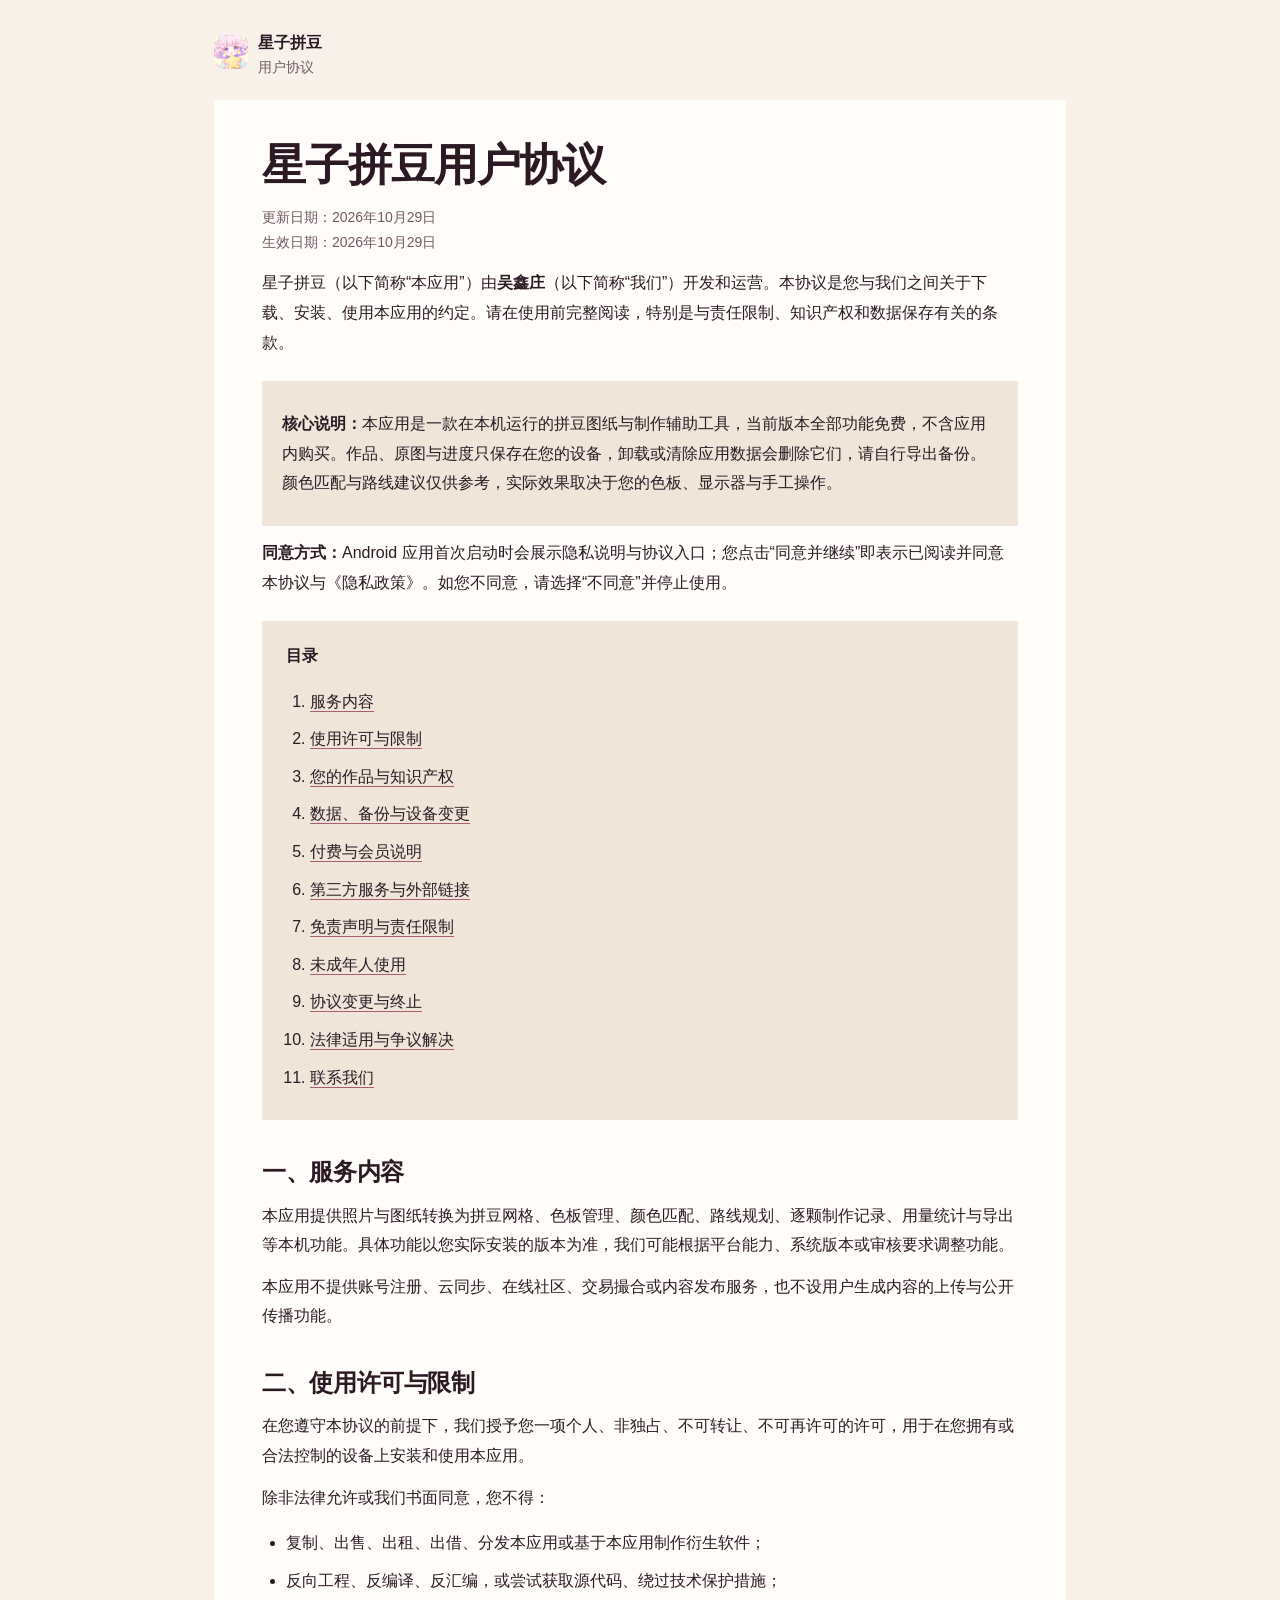
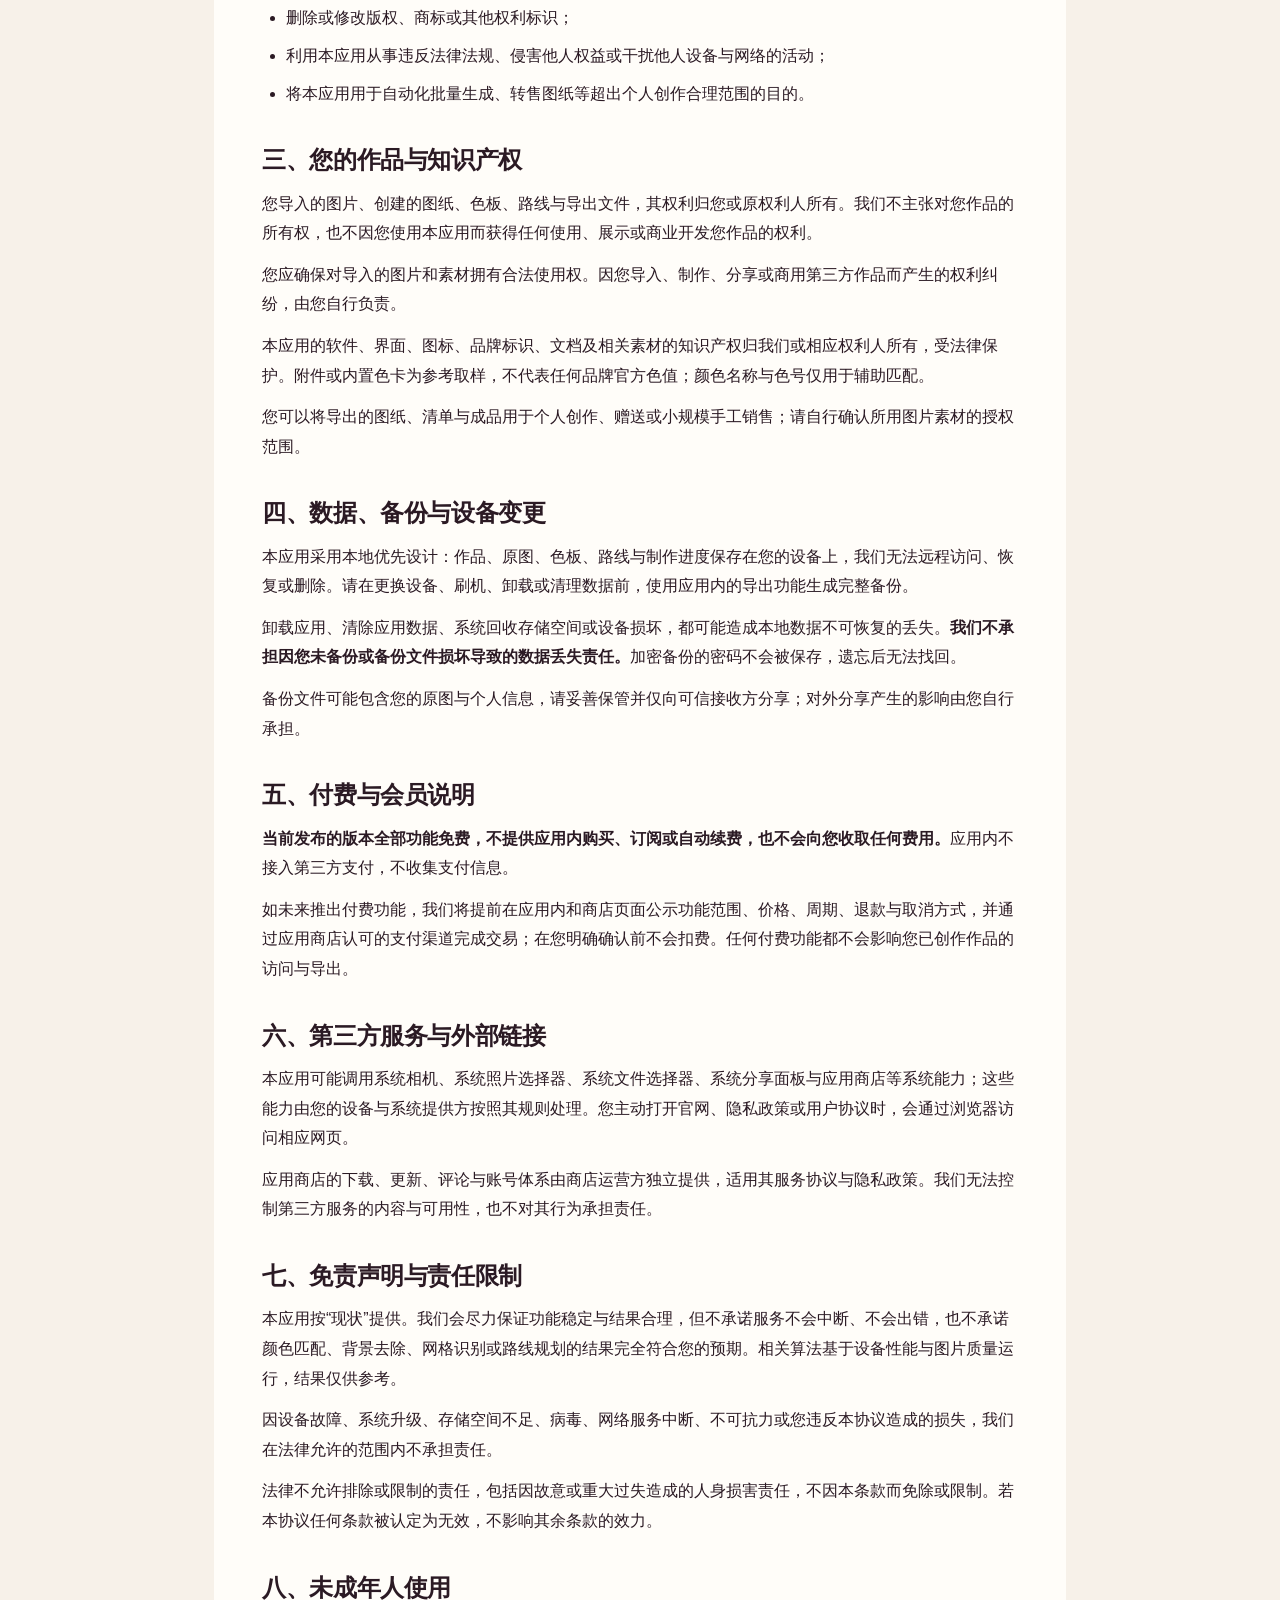
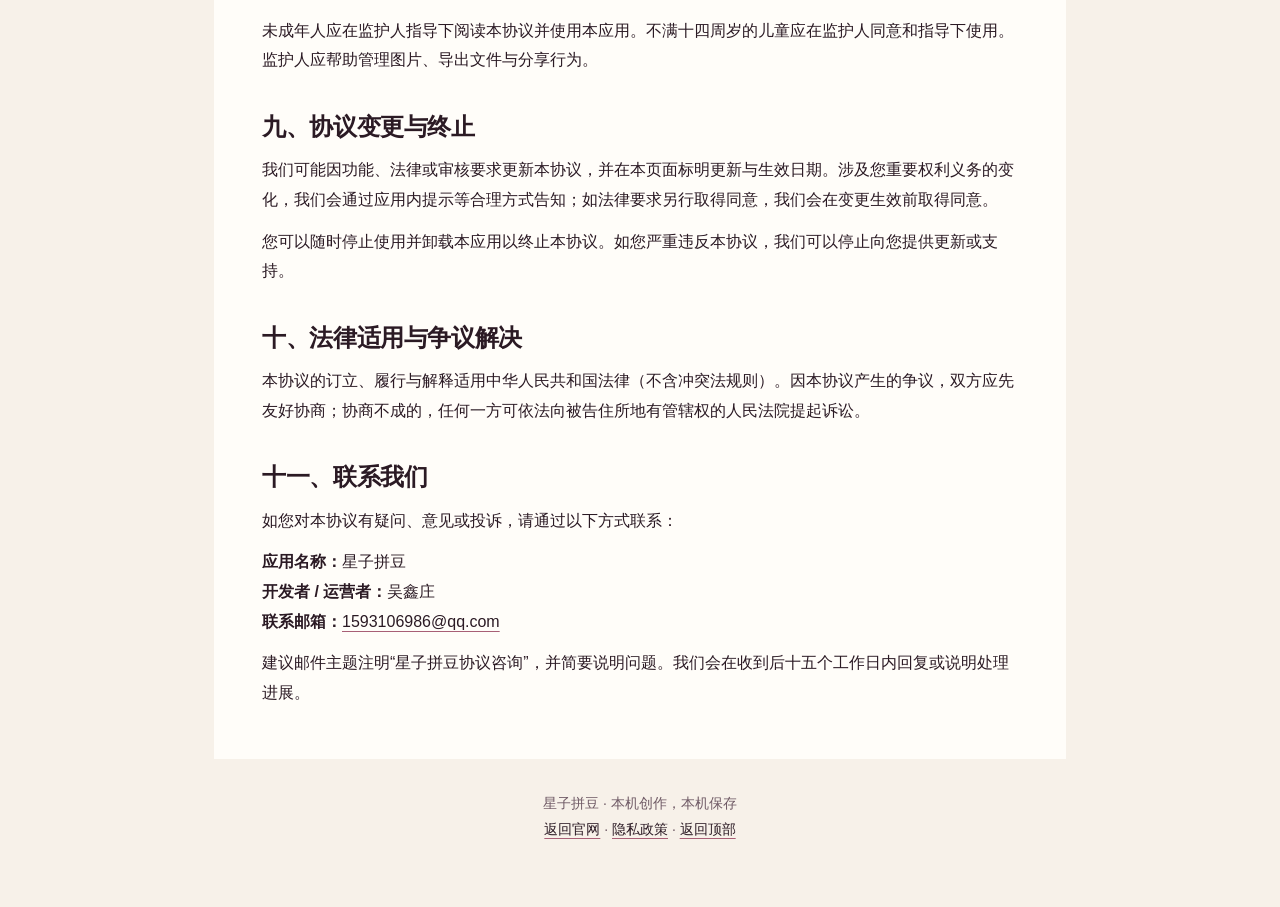
<file: app/terms.html>
<!doctype html>
<html lang="zh-CN">
<head>
  <meta charset="UTF-8">
  <meta name="viewport" content="width=device-width, initial-scale=1">
  <meta name="theme-color" content="#f7f1e9">
  <meta name="color-scheme" content="light dark">
  <meta name="referrer" content="no-referrer">
  <meta name="description" content="星子拼豆用户协议：服务内容、使用许可、作品与数据、付费说明、免责与联系方式。">
  <title>用户协议｜星子拼豆</title>
  <style>
    :root {
      color-scheme: light;
      --bg: #f7f1e9;
      --paper: #fffdf9;
      --paper-2: #efe5d9;
      --text: #2b1a24;
      --muted: #6f5a65;
      --line: #d8c7ba;
      --accent: #a85f76;
      --serif: "Noto Serif SC", "Source Han Serif SC", "Songti SC", "STSong", "SimSun", serif;
      --sans: "Noto Sans SC", "Source Han Sans SC", "PingFang SC", "Microsoft YaHei", sans-serif;
    }
    @media (prefers-color-scheme: dark) {
      :root { color-scheme: dark; --bg: #21151c; --paper: #2b1b23; --paper-2: #35232c; --text: #f7f1e9; --muted: #d8c6ce; --line: #4a3540; --accent: #e0a9b8; }
    }
    * { box-sizing: border-box; }
    html { scroll-padding-top: 24px; }
    body { margin: 0; background: var(--bg); color: var(--text); font-family: var(--sans); font-size: 16px; line-height: 1.85; overflow-wrap: anywhere; }
    .page { max-width: 900px; margin: 0 auto; padding: 28px 24px 64px; }
    a { color: var(--text); text-decoration-color: var(--accent); text-underline-offset: 4px; }
    a:focus-visible { outline: 3px solid var(--text); outline-offset: 4px; }
    .brand { display: inline-flex; align-items: center; gap: 10px; margin-bottom: 24px; min-height: 44px; font-weight: 600; text-decoration: none; }
    .brand img { width: 34px; height: 34px; border-radius: 9px; }
    .brand small { display: block; color: var(--muted); font-size: 14px; font-weight: 400; line-height: 1.3; }
    main { padding: 40px 48px; background: var(--paper); }
    h1 { margin: 0 0 8px; font-family: var(--serif); font-size: clamp(30px, 4vw, 44px); line-height: 1.2; letter-spacing: -.025em; }
    h2 { margin: 36px 0 12px; font-family: var(--serif); font-size: 24px; line-height: 1.35; letter-spacing: -.015em; }
    p { margin: 12px 0; }
    ul, ol { padding-left: 24px; }
    li { margin: 8px 0; }
    .meta, footer { color: var(--muted); font-size: 14px; }
    .summary { margin-top: 24px; padding: 16px 20px; background: var(--paper-2); }
    .contents { padding: 20px 24px; background: var(--paper-2); margin-top: 24px; }
    .contents ol { margin-bottom: 0; }
    footer { margin-top: 32px; text-align: center; }
    @media (max-width: 600px) { .page { padding: 20px 14px 40px; } main { padding: 26px 20px; } .brand { margin-bottom: 20px; } h2 { font-size: 21px; } }
    @media print { :root { --bg: #fff; --paper: #fff; --text: #000; --muted: #333; --line: #bbb; --accent: #000; } .page { max-width: none; padding: 0; } main { border: 0; padding: 0; } .brand, .contents, footer { display: none; } h2 { break-after: avoid; } }
  </style>
</head>
<body data-embedded="true">
  <div class="page">
    <a class="brand" href="https://xinzi.work/" target="_blank" rel="noopener noreferrer" aria-label="星子拼豆首页">
      <img src="./icon.svg" width="34" height="34" alt="">
      <span>星子拼豆<small>用户协议</small></span>
    </a>
    <main id="main-content">
      <header>
        <h1>星子拼豆用户协议</h1>
        <p class="meta">更新日期：2026年10月29日<br>生效日期：2026年10月29日</p>
        <p>星子拼豆（以下简称“本应用”）由<strong>吴鑫庄</strong>（以下简称“我们”）开发和运营。本协议是您与我们之间关于下载、安装、使用本应用的约定。请在使用前完整阅读，特别是与责任限制、知识产权和数据保存有关的条款。</p>
        <div class="summary"><p><strong>核心说明：</strong>本应用是一款在本机运行的拼豆图纸与制作辅助工具，当前版本全部功能免费，不含应用内购买。作品、原图与进度只保存在您的设备，卸载或清除应用数据会删除它们，请自行导出备份。颜色匹配与路线建议仅供参考，实际效果取决于您的色板、显示器与手工操作。</p></div>
        <p><strong>同意方式：</strong>Android 应用首次启动时会展示隐私说明与协议入口；您点击“同意并继续”即表示已阅读并同意本协议与《隐私政策》。如您不同意，请选择“不同意”并停止使用。</p>
      </header>

      <nav class="contents" aria-label="用户协议目录">
        <strong>目录</strong>
        <ol>
          <li><a href="#service">服务内容</a></li>
          <li><a href="#license">使用许可与限制</a></li>
          <li><a href="#content">您的作品与知识产权</a></li>
          <li><a href="#data">数据、备份与设备变更</a></li>
          <li><a href="#payment">付费与会员说明</a></li>
          <li><a href="#third-party">第三方服务与外部链接</a></li>
          <li><a href="#disclaimer">免责声明与责任限制</a></li>
          <li><a href="#minor">未成年人使用</a></li>
          <li><a href="#changes">协议变更与终止</a></li>
          <li><a href="#law">法律适用与争议解决</a></li>
          <li><a href="#contact">联系我们</a></li>
        </ol>
      </nav>

      <section id="service">
        <h2>一、服务内容</h2>
        <p>本应用提供照片与图纸转换为拼豆网格、色板管理、颜色匹配、路线规划、逐颗制作记录、用量统计与导出等本机功能。具体功能以您实际安装的版本为准，我们可能根据平台能力、系统版本或审核要求调整功能。</p>
        <p>本应用不提供账号注册、云同步、在线社区、交易撮合或内容发布服务，也不设用户生成内容的上传与公开传播功能。</p>
      </section>

      <section id="license">
        <h2>二、使用许可与限制</h2>
        <p>在您遵守本协议的前提下，我们授予您一项个人、非独占、不可转让、不可再许可的许可，用于在您拥有或合法控制的设备上安装和使用本应用。</p>
        <p>除非法律允许或我们书面同意，您不得：</p>
        <ul>
          <li>复制、出售、出租、出借、分发本应用或基于本应用制作衍生软件；</li>
          <li>反向工程、反编译、反汇编，或尝试获取源代码、绕过技术保护措施；</li>
          <li>删除或修改版权、商标或其他权利标识；</li>
          <li>利用本应用从事违反法律法规、侵害他人权益或干扰他人设备与网络的活动；</li>
          <li>将本应用用于自动化批量生成、转售图纸等超出个人创作合理范围的目的。</li>
        </ul>
      </section>

      <section id="content">
        <h2>三、您的作品与知识产权</h2>
        <p>您导入的图片、创建的图纸、色板、路线与导出文件，其权利归您或原权利人所有。我们不主张对您作品的所有权，也不因您使用本应用而获得任何使用、展示或商业开发您作品的权利。</p>
        <p>您应确保对导入的图片和素材拥有合法使用权。因您导入、制作、分享或商用第三方作品而产生的权利纠纷，由您自行负责。</p>
        <p>本应用的软件、界面、图标、品牌标识、文档及相关素材的知识产权归我们或相应权利人所有，受法律保护。附件或内置色卡为参考取样，不代表任何品牌官方色值；颜色名称与色号仅用于辅助匹配。</p>
        <p>您可以将导出的图纸、清单与成品用于个人创作、赠送或小规模手工销售；请自行确认所用图片素材的授权范围。</p>
      </section>

      <section id="data">
        <h2>四、数据、备份与设备变更</h2>
        <p>本应用采用本地优先设计：作品、原图、色板、路线与制作进度保存在您的设备上，我们无法远程访问、恢复或删除。请在更换设备、刷机、卸载或清理数据前，使用应用内的导出功能生成完整备份。</p>
        <p>卸载应用、清除应用数据、系统回收存储空间或设备损坏，都可能造成本地数据不可恢复的丢失。<strong>我们不承担因您未备份或备份文件损坏导致的数据丢失责任。</strong>加密备份的密码不会被保存，遗忘后无法找回。</p>
        <p>备份文件可能包含您的原图与个人信息，请妥善保管并仅向可信接收方分享；对外分享产生的影响由您自行承担。</p>
      </section>

      <section id="payment">
        <h2>五、付费与会员说明</h2>
        <p><strong>当前发布的版本全部功能免费，不提供应用内购买、订阅或自动续费，也不会向您收取任何费用。</strong>应用内不接入第三方支付，不收集支付信息。</p>
        <p>如未来推出付费功能，我们将提前在应用内和商店页面公示功能范围、价格、周期、退款与取消方式，并通过应用商店认可的支付渠道完成交易；在您明确确认前不会扣费。任何付费功能都不会影响您已创作作品的访问与导出。</p>
      </section>

      <section id="third-party">
        <h2>六、第三方服务与外部链接</h2>
        <p>本应用可能调用系统相机、系统照片选择器、系统文件选择器、系统分享面板与应用商店等系统能力；这些能力由您的设备与系统提供方按照其规则处理。您主动打开官网、隐私政策或用户协议时，会通过浏览器访问相应网页。</p>
        <p>应用商店的下载、更新、评论与账号体系由商店运营方独立提供，适用其服务协议与隐私政策。我们无法控制第三方服务的内容与可用性，也不对其行为承担责任。</p>
      </section>

      <section id="disclaimer">
        <h2>七、免责声明与责任限制</h2>
        <p>本应用按“现状”提供。我们会尽力保证功能稳定与结果合理，但不承诺服务不会中断、不会出错，也不承诺颜色匹配、背景去除、网格识别或路线规划的结果完全符合您的预期。相关算法基于设备性能与图片质量运行，结果仅供参考。</p>
        <p>因设备故障、系统升级、存储空间不足、病毒、网络服务中断、不可抗力或您违反本协议造成的损失，我们在法律允许的范围内不承担责任。</p>
        <p>法律不允许排除或限制的责任，包括因故意或重大过失造成的人身损害责任，不因本条款而免除或限制。若本协议任何条款被认定为无效，不影响其余条款的效力。</p>
      </section>

      <section id="minor">
        <h2>八、未成年人使用</h2>
        <p>未成年人应在监护人指导下阅读本协议并使用本应用。不满十四周岁的儿童应在监护人同意和指导下使用。监护人应帮助管理图片、导出文件与分享行为。</p>
      </section>

      <section id="changes">
        <h2>九、协议变更与终止</h2>
        <p>我们可能因功能、法律或审核要求更新本协议，并在本页面标明更新与生效日期。涉及您重要权利义务的变化，我们会通过应用内提示等合理方式告知；如法律要求另行取得同意，我们会在变更生效前取得同意。</p>
        <p>您可以随时停止使用并卸载本应用以终止本协议。如您严重违反本协议，我们可以停止向您提供更新或支持。</p>
      </section>

      <section id="law">
        <h2>十、法律适用与争议解决</h2>
        <p>本协议的订立、履行与解释适用中华人民共和国法律（不含冲突法规则）。因本协议产生的争议，双方应先友好协商；协商不成的，任何一方可依法向被告住所地有管辖权的人民法院提起诉讼。</p>
      </section>

      <section id="contact">
        <h2>十一、联系我们</h2>
        <p>如您对本协议有疑问、意见或投诉，请通过以下方式联系：</p>
        <p><strong>应用名称：</strong>星子拼豆<br><strong>开发者 / 运营者：</strong>吴鑫庄<br><strong>联系邮箱：</strong><a href="mailto:1593106986@qq.com">1593106986@qq.com</a></p>
        <p>建议邮件主题注明“星子拼豆协议咨询”，并简要说明问题。我们会在收到后十五个工作日内回复或说明处理进展。</p>
      </section>
    </main>
    <footer>星子拼豆 · 本机创作，本机保存<br><a href="https://xinzi.work/" target="_blank" rel="noopener noreferrer">返回官网</a> · <a href="./privacy.html">隐私政策</a> · <a href="#main-content">返回顶部</a></footer>
  </div>
</body>
</html>
</file>
<file: assets/index-CbJPH1iW.css>
:root{--paper: #f7f1e9;--paper-2: #efe5d9;--sheet: #fffdf9;--ink: #2b1a24;--plum: #432235;--muted: #6f5a65;--muted-on-dark: #d8c6ce;--blush: #d997aa;--blush-deep: #a85f76;--blush-soft: #f1dcdd;--sage: #6f8168;--butter: #e8c98f;--sky: #a7becb;--serif: "Noto Serif SC", "Source Han Serif SC", "Songti SC", "STSong", "SimSun", serif;--sans: "Noto Sans SC", "Source Han Sans SC", "PingFang SC", "Microsoft YaHei", sans-serif;--gutter: clamp(20px, 5vw, 72px);--max: 1200px;--ease: cubic-bezier(.2, .7, .2, 1);color-scheme:light;font-family:var(--sans);color:var(--ink);background:var(--paper);font-size:16px;line-height:1.75}*,*:before,*:after{box-sizing:border-box}html{scroll-behavior:smooth;scroll-padding-top:92px;background:var(--paper)}body{margin:0;background:var(--paper);color:var(--ink);font-family:var(--sans);font-size:16px;line-height:1.75;-webkit-font-smoothing:antialiased;text-rendering:optimizeLegibility}img{display:block;max-width:100%;height:auto}a{color:inherit;text-decoration:none}button,input{font:inherit;color:inherit}button{cursor:pointer}figure,h1,h2,h3,p,dl,dd{margin:0}h1,h2{font-family:var(--serif);font-weight:600;letter-spacing:-.025em;text-wrap:balance}h2{line-height:1.2}h3{font-family:var(--sans);font-weight:600;line-height:1.5;text-wrap:pretty}p{text-wrap:pretty}::selection{background:var(--blush);color:var(--ink)}:focus-visible{outline:3px solid var(--ink);outline-offset:3px}.night :focus-visible,.privacy :focus-visible,.footer :focus-visible{outline-color:var(--paper)}.sr-only{position:absolute;width:1px;height:1px;padding:0;margin:-1px;overflow:hidden;clip-path:inset(50%);white-space:nowrap;border:0}.skip-link{position:absolute;top:-100px;left:var(--gutter);z-index:100;display:inline-flex;align-items:center;min-height:44px;padding:0 18px;background:var(--ink);color:var(--paper);font-size:14px}.skip-link:focus{top:12px}.wrap{width:min(calc(100% - (var(--gutter) * 2)),var(--max));margin-inline:auto}.section{padding-block:clamp(64px,8vw,108px)}.nav{position:sticky;top:0;z-index:50;background:var(--paper)}.nav-inner{min-height:76px;display:flex;align-items:center;justify-content:space-between;gap:24px}.brand{display:inline-flex;align-items:center;gap:10px;min-height:44px;flex:none}.brand img{width:34px;height:34px;border-radius:9px}.brand-text{display:block;font-size:16px;font-weight:600;line-height:1.25}.brand-text small{display:block;margin-top:1px;color:var(--muted);font-size:14px;font-weight:400;line-height:1.3}.nav-links{display:flex;align-items:center;gap:26px}.nav-links a{display:inline-flex;align-items:center;min-height:44px;font-size:14px}.nav-links a:hover{text-decoration:underline;text-underline-offset:5px}.nav-cta{display:inline-flex;align-items:center;justify-content:center;gap:7px;min-height:44px;padding:0 17px;border-radius:999px;background:var(--paper-2);font-size:14px;white-space:nowrap;transition:background .2s var(--ease)}.nav-cta:hover{background:var(--sheet)}.nav-cta svg{transition:transform .2s var(--ease)}.nav-cta:hover svg{transform:translate(2px,-2px)}.hero{padding-top:clamp(18px,3vw,34px);padding-bottom:clamp(56px,8vw,94px)}.hero-grid{display:grid;gap:44px;align-items:center}.hero h1{max-width:12em;font-size:clamp(40px,5vw,72px);line-height:1.14}.hero-lede{max-width:33em;margin-top:24px;color:var(--ink);font-size:19px;line-height:1.85}.hero-actions{display:flex;flex-wrap:wrap;align-items:center;gap:12px 24px;margin-top:30px}.hero-store{display:inline-flex;align-items:center;gap:8px;min-height:50px;font-size:16px}.hero-store:before{content:"";flex:none;width:7px;height:7px;border-radius:50%;background:var(--butter)}.hero-store svg{transition:transform .2s var(--ease)}.hero-store:hover{text-decoration:underline;text-underline-offset:5px}.hero-store:hover svg{transform:translate(2px)}.hero-facts{display:flex;flex-wrap:wrap;gap:10px 22px;margin:28px 0 0;padding:0;list-style:none;color:var(--muted);font-size:14px}.hero-facts li{display:inline-flex;align-items:center;gap:8px}.hero-facts li:before{content:"";width:6px;height:6px;border-radius:50%;background:var(--blush-deep);flex:none}.hero-art{position:relative;margin-inline:calc(var(--gutter) * -1);padding:18px 18px 34px;background:var(--paper-2)}.sheet{background:var(--sheet);padding:18px}.sheet-top{display:flex;justify-content:space-between;gap:14px;padding-bottom:14px;color:var(--muted);font-size:14px;line-height:1.5}.sheet-image{overflow:hidden;background:var(--sheet)}.sheet-image img{width:100%;height:auto}.hero-phone{position:absolute;left:8px;bottom:8px;width:36%;max-width:200px;padding:5px;border-radius:27px}.hero-phone .phone-screen{border-radius:22px}.demo{background:var(--paper-2)}.demo-grid{display:grid;gap:36px;align-items:center}.demo-copy h2{max-width:11em;font-size:clamp(32px,3.2vw,44px);line-height:1.2}.demo-copy p{max-width:32em;margin-top:20px;color:var(--ink);font-size:16px}.demo-copy .demo-note{margin-top:12px;font-size:14px}.demo-visual{min-width:0}.demo-stage{position:relative;aspect-ratio:1;overflow:hidden;background:var(--sheet);isolation:isolate}.demo-stage img{position:absolute;top:0;right:0;bottom:0;left:0;width:100%;height:100%;object-fit:cover}.demo-base{z-index:0}.demo-photo{position:absolute;top:0;right:0;bottom:0;left:0;z-index:1;will-change:clip-path}.demo-tag{position:absolute;top:14px;z-index:3;padding:6px 10px;background:#2b1a24d6;color:var(--sheet);font-size:14px;line-height:1.2}.demo-tag-left{left:14px}.demo-tag-right{right:14px}.demo-divider{position:absolute;top:0;bottom:0;left:var(--reveal);z-index:4;width:2px;background:#fffdf9f5;transform:translate(-1px);pointer-events:none}.demo-knob{position:absolute;top:50%;left:50%;display:grid;place-items:center;width:46px;height:46px;border-radius:50%;background:var(--sheet);color:var(--ink);transform:translate(-50%,-50%)}.demo-control{display:block;margin-top:16px}.demo-control input{width:100%;height:44px;margin:0;padding:0;-webkit-appearance:none;-moz-appearance:none;appearance:none;background:transparent;cursor:ew-resize}.demo-control input::-webkit-slider-runnable-track{height:6px;border-radius:999px;background:var(--paper)}.demo-control input::-webkit-slider-thumb{-webkit-appearance:none;-moz-appearance:none;appearance:none;width:32px;height:32px;margin-top:-13px;border:3px solid var(--sheet);border-radius:50%;background:var(--ink)}.demo-control input::-moz-range-track{height:6px;border-radius:999px;background:var(--paper)}.demo-control input::-moz-range-thumb{width:26px;height:26px;border:3px solid var(--sheet);border-radius:50%;background:var(--ink)}.demo-control input:focus-visible{outline-offset:2px}.demo-hint{margin-top:2px;color:var(--muted);font-size:14px}.intro-grid{display:grid;gap:28px}.intro-grid h2{max-width:12em;font-size:clamp(32px,3.2vw,44px);line-height:1.18}.intro-lede{font-size:19px;line-height:1.9}.intro-note{margin-top:24px;font-family:var(--serif);font-size:24px;font-weight:500;line-height:1.55}.intro-facts{display:grid;grid-template-columns:repeat(2,minmax(0,1fr));gap:26px 24px;margin-top:clamp(44px,6vw,68px)}.intro-facts div{display:flex;flex-direction:column;gap:4px}.intro-facts strong{font-family:var(--serif);font-size:24px;font-weight:600;line-height:1.2;letter-spacing:-.02em}.intro-facts span{color:var(--muted);font-size:14px;line-height:1.6}.section-head{display:grid;gap:18px;margin-bottom:40px}.section-head h2{max-width:11em;font-size:clamp(32px,3.2vw,44px);line-height:1.18}.section-head p{max-width:34em;color:var(--ink);font-size:16px}.steps{display:grid;gap:30px;margin:0;padding:0;list-style:none}.steps li{padding-top:4px}.steps li:before{content:"";display:block;width:12px;height:12px;margin-bottom:18px;border-radius:50%;background:var(--blush-deep)}.steps li:nth-child(2):before{background:var(--butter)}.steps li:nth-child(3):before{background:var(--sage)}.steps li:nth-child(4):before{background:var(--sky)}.steps h3{font-family:var(--serif);font-size:24px;font-weight:600}.steps p{max-width:24em;margin-top:8px;color:var(--ink);font-size:16px}.feature{padding-block:clamp(64px,8vw,104px)}.feature-inner{display:grid;gap:36px;align-items:center}.feature-copy h2{max-width:12em;font-size:clamp(32px,3.2vw,44px);line-height:1.2}.feature-copy p{max-width:34em;margin-top:20px;color:var(--ink);font-size:16px}.feature-points,.export-list{display:grid;gap:10px;margin:24px 0 0;padding:0;list-style:none}.feature-points li,.export-list li{display:flex;align-items:flex-start;gap:10px;font-size:16px;line-height:1.65}.feature-points li:before,.export-list li:before{content:"";flex:none;width:7px;height:7px;margin-top:8px;border-radius:50%;background:var(--blush-deep)}.feature-visual{display:flex;flex-direction:column;align-items:center;gap:16px;min-width:0;padding:clamp(16px,3.6vw,32px);background:var(--paper-2)}.feature-visual .phone{width:min(100%,300px)}.feature-caption{color:var(--muted);font-size:14px;text-align:center}.feature-copy .terms-aside{margin-top:24px;font-family:var(--serif);font-size:19px;line-height:1.6}.feature-palette{background:var(--blush-soft)}.feature-diagram{background:var(--paper-2)}.feature-diagram .feature-visual{background:transparent}.feature-copy .diagram-note{color:var(--muted);font-size:14px;text-align:left}.feature-palette .feature-visual{background:transparent;padding-inline:0}.feature-palette .feature-points li:before{background:var(--plum)}.palette-chips{display:flex;flex-wrap:wrap;gap:10px 16px;margin-top:24px}.palette-chips span{display:inline-flex;align-items:center;gap:7px;color:var(--muted);font-size:14px;font-variant-numeric:tabular-nums}.palette-chips i{display:block;width:15px;height:15px;border-radius:50%}.feature-route{background:var(--paper-2)}.stat-strip{display:grid;grid-template-columns:repeat(2,minmax(0,1fr));gap:20px;margin-top:40px;padding:24px;background:var(--sheet)}.stat-strip div{display:flex;flex-direction:column;gap:4px}.stat-strip strong{font-family:var(--serif);font-size:clamp(22px,2.7vw,36px);font-weight:600;line-height:1.1;letter-spacing:-.02em;font-variant-numeric:tabular-nums}.stat-strip span{color:var(--muted);font-size:14px}.feature-export{background:var(--paper-2)}.feature-export .feature-visual{background:var(--sheet)}.export-list{grid-template-columns:repeat(2,minmax(0,1fr));gap:8px 20px}.make-head{display:grid;gap:18px;max-width:42em;margin-bottom:40px}.make-head h2{max-width:11em;font-size:clamp(32px,3.2vw,44px);line-height:1.18}.make-head p{max-width:34em;color:var(--ink);font-size:16px}.make-stage{display:grid;gap:24px;justify-items:center}.make-phone{display:flex;flex-direction:column;align-items:center;gap:16px;width:min(100%,320px)}.make-phone .phone{width:100%}.make-notes{display:grid;gap:20px;width:100%}.make-note span{font-family:var(--serif);font-size:19px;font-weight:600;line-height:1.4}.make-note p{max-width:22em;margin-top:4px;color:var(--ink);font-size:16px}.night{padding-block:clamp(64px,9vw,112px);background:var(--plum);color:var(--paper)}.night-head{display:grid;gap:20px}.night-head h2{max-width:11em;color:var(--paper);font-size:clamp(32px,3.2vw,44px);line-height:1.18}.night-head p{max-width:32em;color:var(--paper);font-size:16px}.night-pair{display:grid;grid-template-columns:repeat(2,minmax(0,1fr));gap:12px;max-width:620px;margin:44px auto 0}.night-pair figure{display:flex;flex-direction:column;align-items:center;gap:12px;min-width:0}.night-pair .phone{width:100%;max-width:280px;padding:5px;border-radius:27px}.night-pair .phone-screen{border-radius:22px}.night-pair figcaption{color:var(--muted-on-dark);font-size:14px}.store-grid{display:grid;gap:20px}.web-card{display:flex;flex-direction:column;justify-content:space-between;gap:32px;min-height:320px;padding:clamp(24px,4vw,44px);background:var(--blush)}.web-card h3{font-family:var(--serif);font-size:24px;font-weight:600;line-height:1.25}.web-card p{max-width:26em;margin-top:14px;font-size:16px}.web-card .button{align-self:flex-start}.web-card small{display:block;margin-top:12px;color:var(--ink);font-size:14px;opacity:.74}.store-list{display:flex;flex-direction:column;justify-content:center;padding:8px clamp(20px,3vw,32px);background:var(--paper-2)}.store-row{display:grid;grid-template-columns:minmax(0,1fr) auto;gap:8px 20px;align-items:center;padding:24px 0}.store-row h3{font-size:19px;font-weight:600}.store-row p{margin-top:4px;color:var(--muted);font-size:14px}.store-status{display:inline-flex;align-items:center;justify-content:flex-end;gap:8px;min-height:44px;color:var(--muted);font-size:14px;white-space:nowrap}.store-status:before{content:"";width:7px;height:7px;border-radius:50%;background:var(--butter);flex:none}.store-live{color:var(--ink);text-decoration:underline;text-underline-offset:4px}.store-live:before{background:var(--blush-deep)}.store-note{display:grid;gap:8px;max-width:58em;margin-top:28px;color:var(--muted);font-size:14px}.privacy{background:var(--ink);color:var(--paper)}.privacy-grid{display:grid;gap:32px}.privacy h2{max-width:10em;color:var(--paper);font-size:clamp(32px,3.2vw,44px);line-height:1.16}.privacy p{max-width:32em;margin-top:20px;color:var(--paper);font-size:16px}.privacy-link{display:inline-flex;align-items:center;gap:8px;min-height:44px;margin-top:28px;color:var(--paper);font-size:14px;text-decoration:underline;text-underline-offset:5px}.privacy-points{display:grid;gap:20px;margin:0;padding:0;list-style:none}.privacy-points li{display:flex;align-items:flex-start;gap:12px;font-size:19px;line-height:1.7}.privacy-points li:before{content:"";flex:none;width:9px;height:9px;margin-top:9px;border-radius:50%;background:var(--blush)}.specs{background:var(--paper-2)}.specs-grid{display:grid;gap:32px}.specs h2{font-size:clamp(32px,3.2vw,44px)}.specs-grid>div>p{max-width:26em;margin-top:18px;color:var(--ink);font-size:16px}.spec-list{margin:0}.spec-row{display:grid;grid-template-columns:120px minmax(0,1fr);gap:20px;padding:14px 0}.spec-row dt{color:var(--muted);font-size:14px}.spec-row dd{margin:0;font-size:16px}.faq-grid{display:grid;gap:32px}.faq-grid>div:first-child>p{max-width:26em;margin-top:18px;color:var(--muted);font-size:16px}.faq-list{display:grid;gap:28px}.faq-item h3{font-size:16px;font-weight:600}.faq-item p{max-width:42em;margin-top:8px;color:var(--ink);font-size:16px}.closing{padding-block:clamp(72px,10vw,116px);background:var(--blush)}.closing-inner{display:flex;flex-direction:column;align-items:flex-start;gap:20px}.closing h2{max-width:12em;font-size:clamp(40px,5vw,72px);line-height:1.1}.closing p{max-width:32em;font-size:19px}.closing .button{margin-top:4px}.closing small{color:var(--ink);font-size:14px;opacity:.72}.footer{padding-block:48px 32px;background:var(--ink);color:var(--paper)}.footer-top{display:flex;flex-direction:column;gap:24px}.footer-brand{display:inline-flex;align-items:center;gap:12px;align-self:flex-start}.footer-brand img{width:40px;height:40px;border-radius:10px}.footer-brand strong{display:block;font-size:19px;font-weight:600}.footer-brand small{display:block;margin-top:2px;color:var(--muted-on-dark);font-size:14px}.footer-nav{display:flex;flex-wrap:wrap;gap:4px 24px}.footer-nav a{display:inline-flex;align-items:center;min-height:44px;font-size:14px}.footer-nav a:hover{text-decoration:underline;text-underline-offset:4px}.footer-bottom{display:flex;flex-direction:column;gap:6px;margin-top:36px;color:var(--muted-on-dark);font-size:14px}.footer-legal{display:flex;flex-wrap:wrap;gap:4px 18px}.footer-legal a:hover{text-decoration:underline;text-underline-offset:4px}.button{display:inline-flex;align-items:center;justify-content:center;gap:10px;min-height:50px;padding:0 20px;border-radius:999px;font-size:16px;font-weight:500;line-height:1;transition:background .2s var(--ease),color .2s var(--ease),transform .2s var(--ease)}.button svg{transition:transform .2s var(--ease)}.button:hover svg{transform:translate(2px,-2px)}.button:active{transform:translateY(1px)}.button-primary{background:var(--ink);color:var(--paper)}.button-primary:hover{background:var(--plum)}.phone{flex:none;padding:8px;border-radius:38px;background:var(--ink)}.phone-screen{overflow:hidden;border-radius:31px;background:var(--paper-2)}.phone-screen img{display:block;width:100%;height:auto}@keyframes rise{0%{opacity:0;transform:translateY(18px)}to{opacity:1;transform:translateY(0)}}@keyframes drift{0%{transform:translateY(3px)}to{transform:translateY(-7px)}}@keyframes breathe{0%{transform:scale(1)}to{transform:scale(1.035)}}.hero-copy>*{animation:rise .8s var(--ease) both}.hero-copy>*:nth-child(1){animation-delay:.04s}.hero-copy>*:nth-child(2){animation-delay:.12s}.hero-copy>*:nth-child(3){animation-delay:.2s}.hero-copy>*:nth-child(4){animation-delay:.28s}.hero-art{animation:rise .9s .14s var(--ease) both}.hero-phone{animation:drift 10s ease-in-out infinite alternate}.sheet-image img{animation:breathe 18s ease-in-out infinite alternate}.js [data-reveal]{opacity:0;transform:translateY(20px);transition:opacity .65s var(--ease),transform .65s var(--ease);transition-delay:var(--d, 0ms)}.js [data-reveal].is-in{opacity:1;transform:translateY(0)}@media(min-width:900px){.hero-grid{grid-template-columns:.92fr 1.08fr;gap:64px}.hero-art{margin-inline:0;padding:24px 24px 38px}.hero-phone{left:18px;bottom:12px;width:34%;max-width:200px;padding:8px;border-radius:36px}.hero-phone .phone-screen{border-radius:28px}.demo-grid{grid-template-columns:.9fr 1.1fr;gap:72px}.intro-grid{grid-template-columns:.95fr 1.05fr;gap:80px;align-items:start}.intro-facts{grid-template-columns:repeat(4,minmax(0,1fr));gap:32px}.section-head{grid-template-columns:1fr 1fr;gap:72px;align-items:end;margin-bottom:56px}.steps{grid-template-columns:repeat(4,minmax(0,1fr));gap:32px}.feature-inner{grid-template-columns:1fr 1fr;gap:80px}.feature-reverse .feature-copy{order:2}.feature-reverse .feature-visual{order:1}.stat-strip{grid-template-columns:repeat(4,minmax(0,1fr));margin-top:56px;padding:28px 32px}.make-stage{grid-template-columns:1fr auto 1fr;grid-template-areas:"left phone right";gap:32px;align-items:center}.make-notes-left{grid-area:left;text-align:right}.make-notes-left .make-note p{margin-left:auto}.make-phone{grid-area:phone;width:300px}.make-notes-right{grid-area:right}.night-head{grid-template-columns:1fr 1fr;gap:80px;align-items:end}.night-pair{gap:28px;margin-top:56px}.store-grid{grid-template-columns:1.05fr .95fr;gap:24px;align-items:stretch}.privacy-grid{grid-template-columns:.95fr 1.05fr;gap:80px;align-items:start}.specs-grid{grid-template-columns:.8fr 1.2fr;gap:80px}.spec-row{padding:14px 0}.faq-grid{grid-template-columns:.72fr 1.28fr;gap:80px}.footer-top{flex-direction:row;justify-content:space-between;align-items:flex-start}.footer-bottom{flex-direction:row;justify-content:space-between;gap:24px;margin-top:40px}}@media(max-width:899px){.nav-links{display:none}.nav-inner{min-height:66px}.brand-text{font-size:16px}.brand-text small{display:none}.brand img{width:30px;height:30px}.nav-cta{min-height:44px;padding-inline:14px;font-size:14px}.feature-reverse .feature-copy{order:1}.feature-reverse .feature-visual{order:2}.spec-row{grid-template-columns:1fr;gap:2px;padding:12px 0}.make-phone{order:1}.make-notes-left{order:2;grid-template-columns:repeat(2,minmax(0,1fr))}.make-notes-right{order:3;grid-template-columns:repeat(2,minmax(0,1fr))}.make-notes{gap:16px}}@media(max-width:359px){.button{padding-inline:18px}}@media(prefers-reduced-motion:reduce){html{scroll-behavior:auto}*,*:before,*:after{animation:none!important;transition:none!important}.js [data-reveal]{opacity:1!important;transform:none!important}}
</file>
<file: app/assets/index-CtnnDb44.css>
.privacy-gate{position:fixed;top:0;right:0;bottom:0;left:0;z-index:600;display:grid;place-items:center;overflow:auto;padding:max(18px,env(safe-area-inset-top)) 16px max(18px,env(safe-area-inset-bottom));background:radial-gradient(90% 60% at 50% 0%,rgba(255,255,255,.72),transparent 70%),radial-gradient(70% 50% at 92% 100%,rgba(201,123,132,.16),transparent 72%),var(--background, #f4f1ea);color:var(--text-primary, #1f1f1d);font-family:var(--font-sans, "Noto Sans SC", "PingFang SC", "Microsoft YaHei", sans-serif)}.privacy-gate:before{content:"";position:fixed;top:0;right:0;bottom:0;left:0;pointer-events:none;background-image:radial-gradient(circle,rgba(140,133,116,.24) 1px,transparent 1.2px);background-size:22px 22px;opacity:.4;mask-image:radial-gradient(70% 55% at 50% 40%,#000 0%,transparent 82%);-webkit-mask-image:radial-gradient(70% 55% at 50% 40%,#000 0%,transparent 82%)}.privacy-gate-card{position:relative;width:min(560px,100%);max-height:calc(100dvh - 36px);display:flex;flex-direction:column;border:1px solid var(--divider, #e2dccd);border-radius:22px;background:var(--surface-elevated, #ffffff);box-shadow:0 26px 70px -30px #2620186b,0 2px 6px #2620180f;overflow:hidden}.privacy-gate-head{padding:26px 26px 4px}.privacy-badge{display:inline-flex;align-items:center;gap:7px;padding:5px 11px;border:1px solid var(--divider, #e2dccd);border-radius:999px;color:var(--text-secondary, #57534b);font-size:12px;letter-spacing:.04em}.privacy-gate-head h1{margin:14px 0 8px;font-family:var(--font-serif, "Noto Serif SC", "Songti SC", serif);font-size:clamp(24px,5.4vw,30px);line-height:1.25;letter-spacing:-.01em}.privacy-lead{margin:0;color:var(--text-secondary, #57534b);font-size:14px;line-height:1.8}.privacy-gate-body{overflow-y:auto;padding:14px 26px 4px;-webkit-overflow-scrolling:touch}.privacy-points{display:flex;flex-direction:column;gap:12px;margin:0;padding:0;list-style:none}.privacy-points li{display:grid;grid-template-columns:84px 1fr;gap:10px;padding-bottom:12px;border-bottom:1px dashed var(--divider, #e2dccd)}.privacy-points li:last-child{border-bottom:0;padding-bottom:0}.privacy-points strong{font-size:13.5px;font-weight:700;color:var(--text-primary, #1f1f1d)}.privacy-points span{color:var(--text-secondary, #57534b);font-size:13px;line-height:1.75}.privacy-note{margin:16px 0 0;padding:12px 14px;border-radius:12px;background:var(--surface-soft, #efebe1);color:var(--text-secondary, #57534b);font-size:12.5px;line-height:1.75}.privacy-links{margin:14px 0 0;color:var(--text-secondary, #57534b);font-size:13px;line-height:1.9}.privacy-links button{padding:0 2px;border:0;background:none;color:var(--text-primary, #1f1f1d);font:inherit;font-weight:600;text-decoration:underline;text-decoration-color:#a63d338c;text-underline-offset:4px;cursor:pointer}.privacy-gate-foot{padding:14px 26px 20px;border-top:1px solid var(--divider, #e2dccd);background:var(--surface, #fbfaf6)}.privacy-actions{display:flex;gap:10px}.privacy-actions>button{flex:1;min-height:48px;display:inline-flex;align-items:center;justify-content:center;gap:7px;padding:0 16px;border-radius:999px;font:inherit;font-size:15px;font-weight:600;cursor:pointer}.privacy-primary{border:1px solid var(--accent, #26262a);background:var(--accent, #26262a);color:var(--text-on-accent, #fbfaf6)}.privacy-primary:hover{background:var(--accent-hover, #101012)}.privacy-secondary{border:1px solid var(--border, #b3aa97);background:transparent;color:var(--text-secondary, #57534b)}.privacy-secondary:hover{background:var(--surface-soft, #efebe1)}.privacy-actions>button:focus-visible{outline:3px solid var(--focus-ring, #26262a);outline-offset:3px}.privacy-meta{margin:10px 0 0;text-align:center;color:var(--text-disabled, #9a9488);font-size:11.5px}.privacy-gate-declined{text-align:center}.privacy-declined-card{position:relative;width:min(440px,100%);padding:34px 26px 26px;border:1px solid var(--divider, #e2dccd);border-radius:22px;background:var(--surface-elevated, #ffffff);box-shadow:var(--e2, 0 14px 34px -10px rgba(38, 32, 24, .22))}.privacy-declined-card h1{margin:14px 0 10px;font-family:var(--font-serif, "Noto Serif SC", "Songti SC", serif);font-size:24px}.privacy-declined-card p{margin:8px 0;color:var(--text-secondary, #57534b);font-size:13.5px;line-height:1.8}.privacy-declined-hint{color:var(--text-disabled, #9a9488)!important;font-size:12.5px!important}.privacy-declined-card .privacy-actions{margin-top:18px}.legal-viewer{position:fixed;top:0;right:0;bottom:0;left:0;z-index:700;display:flex;flex-direction:column;background:var(--surface, #fbfaf6)}.legal-viewer-bar{display:grid;grid-template-columns:1fr auto 1fr;align-items:center;gap:8px;min-height:calc(54px + env(safe-area-inset-top));padding:env(safe-area-inset-top) 12px 0;border-bottom:1px solid var(--divider, #e2dccd);background:var(--surface-elevated, #ffffff)}.legal-viewer-bar strong{font-size:15px;font-weight:600}.legal-back{justify-self:start;display:inline-flex;align-items:center;gap:4px;min-height:40px;padding:0 10px 0 4px;border:0;border-radius:999px;background:none;color:var(--text-primary, #1f1f1d);font:inherit;font-size:14px;cursor:pointer}.legal-back:hover{background:var(--surface-soft, #efebe1)}.legal-frame{flex:1;width:100%;border:0;background:var(--background, #f4f1ea)}@media(max-width:420px){.privacy-gate{padding-inline:10px}.privacy-gate-card{max-height:calc(100dvh - 20px);border-radius:18px}.privacy-gate-head{padding:20px 18px 2px}.privacy-gate-body{padding:10px 18px 2px}.privacy-gate-foot{padding:12px 18px 16px}.privacy-points li{grid-template-columns:72px 1fr}.privacy-actions>button{min-height:46px;font-size:14px}}@media(prefers-color-scheme:dark){.privacy-gate{background:radial-gradient(90% 60% at 50% 0%,rgba(232,179,189,.08),transparent 70%),radial-gradient(70% 50% at 92% 100%,rgba(201,123,132,.12),transparent 72%),#171214;color:#f4efea}.privacy-gate-card,.privacy-declined-card,.legal-viewer-bar{background:#211b1d;border-color:#3b3235}.privacy-gate-foot{background:#1b1618;border-color:#3b3235}.privacy-note{background:#2a2225}.privacy-primary{background:#e8b3bd;border-color:#e8b3bd;color:#241a1d}.privacy-primary:hover{background:#f2c4cc}.privacy-secondary{border-color:#5a4b50;color:#e6ddd7}.privacy-secondary:hover,.legal-back:hover{background:#2a2225}.privacy-declined-card h1,.privacy-gate-head h1,.privacy-points strong,.legal-viewer-bar strong{color:#f4efea}.privacy-points span,.privacy-lead,.privacy-links,.privacy-declined-card p{color:#cfc2bd}.privacy-links button{color:#f4efea}.legal-frame{background:#171214}}.diagram-import{--diagram-reserve: 130px;max-width:min(100%,760px)}.diagram-stage{display:flex;flex-direction:column;align-items:stretch;gap:14px;padding:20px;border:1px solid color-mix(in srgb,var(--border) 55%,transparent);border-radius:20px;background:var(--surface);transition:border-color var(--dur-3) var(--ease-out),background var(--dur-3) var(--ease-out),box-shadow var(--dur-3) var(--ease-out)}.diagram-stage[data-state=empty]{align-items:center;justify-content:center;gap:12px;min-height:clamp(300px,48vh,440px);padding:32px 24px;border-width:1.5px;border-style:dashed;text-align:center}.diagram-stage[data-dragging]{border-color:var(--accent);background:var(--accent-soft)}.diagram-stage[data-state=busy]{border-color:color-mix(in srgb,var(--accent) 45%,transparent);box-shadow:0 0 0 4px color-mix(in srgb,var(--accent) 9%,transparent)}.diagram-stage-icon{display:grid;place-items:center;width:64px;height:64px;border-radius:18px;background:var(--accent-soft);color:var(--accent)}.diagram-stage h2{font-size:20px}.diagram-stage[data-state=empty]>p{font-size:12.5px;line-height:1.7;color:var(--muted);margin:0}.diagram-stage[data-state=empty]>small{font-size:11px;line-height:1.6;color:var(--muted)}.diagram-stage-bar{display:flex;align-items:center;justify-content:space-between;gap:12px;text-align:left;padding:0 2px}.diagram-stage-file{display:grid;gap:3px;min-width:0}.diagram-stage-file strong{font-size:13px;font-weight:600;color:var(--text);overflow:hidden;text-overflow:ellipsis;white-space:nowrap}.diagram-stage-file small{font-size:11px;color:var(--muted);font-variant-numeric:tabular-nums}.diagram-frame-holder{display:flex;justify-content:center;width:100%}.diagram-frame{position:relative;overflow:hidden;border-radius:14px;background:var(--surface-soft);box-shadow:0 0 0 1.5px color-mix(in srgb,var(--accent) 55%,transparent),0 14px 30px -24px var(--material-shadow)}.diagram-gesture{position:absolute;top:0;right:0;bottom:0;left:0;touch-action:none;user-select:none;-webkit-user-select:none;-webkit-touch-callout:none;cursor:grab;overscroll-behavior:contain}.diagram-gesture:active{cursor:grabbing}.diagram-gesture img{position:absolute;max-width:none;pointer-events:none;object-fit:fill}.diagram-range-cross{position:absolute;top:0;right:0;bottom:0;left:0;pointer-events:none;background:linear-gradient(90deg,transparent calc(50% - .5px),#e8b3bd66 50%,transparent calc(50% + .5px)),linear-gradient(transparent calc(50% - .5px),#e8b3bd66 50%,transparent calc(50% + .5px))}.diagram-overlay{position:absolute;top:0;right:0;bottom:0;left:0;z-index:3;display:grid;place-items:center;padding:16px;border-radius:inherit;background:color-mix(in srgb,var(--surface) 82%,transparent);backdrop-filter:blur(3px);-webkit-backdrop-filter:blur(3px)}.diagram-stage-wait{display:grid;place-items:center;min-height:clamp(180px,34vh,300px);border-radius:14px;background:var(--surface-soft)}.diagram-progress{display:flex;flex-direction:column;align-items:center;gap:10px;width:100%;max-width:320px;text-align:center}.diagram-progress-readout{display:flex;flex-direction:column;align-items:center;gap:4px}.diagram-progress-readout strong{font-size:32px;line-height:1;font-weight:600;letter-spacing:-.01em;color:var(--text);font-variant-numeric:tabular-nums}.diagram-progress-readout strong em{font-style:normal;font-size:15px;color:var(--muted);margin-left:2px}.diagram-progress-readout span{font-size:12px;line-height:1.5;color:var(--muted)}.diagram-progress progress{width:100%;height:6px}.diagram-progress .btn{min-height:36px;padding:7px 16px}.diagram-stage-caption{font-size:11px;line-height:1.6;color:var(--muted);text-align:center;margin:0}.diagram-stage-body{display:flex;flex-direction:column;gap:12px;width:100%}.diagram-stage-side{display:flex;flex-direction:column;gap:10px;width:100%}.diagram-stage-actions{display:flex;align-items:center;justify-content:space-between;gap:12px;flex-wrap:wrap;width:100%}.diagram-zoom{display:flex;gap:8px;flex-wrap:wrap}.diagram-zoom .btn{min-height:36px;padding:8px 12px;font-size:11px}.diagram-stage-actions>.btn{min-height:44px;padding:0 20px;font-size:12px}.diagram-result{display:grid;gap:12px;text-align:left}.diagram-result h2{font-size:17px}.diagram-result p{font-size:12px;line-height:1.7;color:var(--muted);margin:0}.diagram-result canvas{display:block;margin:0 auto;max-width:100%;height:auto;max-height:min(46vh,440px);border-radius:8px;object-fit:contain;image-rendering:pixelated}.diagram-result .button-row{justify-content:flex-end;flex-wrap:wrap}.diagram-error{color:var(--danger, #ad472b);font-size:12px;line-height:1.6;margin:0;overflow-wrap:anywhere}.diagram-privacy{display:flex;align-items:center;gap:8px;font-size:12px;line-height:1.7;color:var(--muted);margin:18px 0 0}.diagram-privacy svg{flex-shrink:0;color:var(--success, #4b7d4f)}.transparent-fill{display:flex;align-items:center;justify-content:space-between;gap:16px;flex-wrap:wrap;padding:14px 16px;border:1px solid var(--accent);border-radius:14px;background:var(--surface);color:var(--text)}.transparent-fill strong{font-size:15px}.transparent-fill p{margin:6px 0 0;font-size:12px;line-height:1.6;color:var(--text-muted)}.transparent-fill .button-row{flex-wrap:wrap;margin:0;gap:8px}.diagram-review{padding:14px 0}.diagram-review summary{cursor:pointer}.diagram-review-list{max-height:260px;overflow:auto;display:grid;gap:6px;margin-top:10px}.diagram-review-list button{text-align:left;padding:8px 10px;border:1px solid var(--border);border-radius:8px;background:var(--surface);color:var(--text);cursor:pointer}.diagram-origin{font-size:12px;line-height:1.5;color:var(--text-muted)}@media(min-width:900px){.diagram-import{--diagram-reserve: 52px}.diagram-stage-body{flex-direction:row;align-items:flex-start;justify-content:center;gap:22px}.diagram-frame-holder{flex:1 1 auto;min-width:0}.diagram-stage-side{flex:none;width:190px;padding-top:6px;gap:12px}.diagram-stage-side .diagram-stage-caption{text-align:left}.diagram-stage-actions{flex-direction:column;align-items:stretch;gap:8px}.diagram-zoom{flex-direction:column;gap:8px}.diagram-zoom .btn,.diagram-stage-actions>.btn{width:100%}}@media(max-width:600px){.diagram-import{--diagram-reserve: 175px}.diagram-stage{padding:14px;border-radius:16px;gap:12px}.diagram-stage[data-state=empty]{min-height:300px;padding:26px 18px}.diagram-stage-actions{flex-wrap:nowrap;gap:8px}.diagram-stage-actions>.btn{flex:none;min-height:42px;padding:0 14px;font-size:12px}.diagram-zoom{flex:1 1 auto;flex-wrap:nowrap;min-width:0;gap:6px}.diagram-zoom .btn{flex:0 1 auto;min-height:38px;padding:0 8px;white-space:nowrap}.diagram-progress-readout strong{font-size:28px}.diagram-result .button-row{flex-direction:column-reverse;align-items:stretch}.diagram-result .button-row .btn{width:100%}.transparent-fill{padding:14px;gap:12px}.transparent-fill .button-row{width:100%}.transparent-fill .btn{flex:1;min-height:44px}}@media(max-width:360px){.diagram-stage-actions{flex-direction:column-reverse;align-items:stretch}.diagram-stage-actions>.btn,.diagram-zoom{width:100%}.diagram-zoom{justify-content:space-between}}.mk{display:flex;flex-direction:column;gap:14px;max-width:780px;margin:0 auto;padding:18px 16px 10px;min-height:calc(100dvh - var(--header))}.mk-top{display:flex;align-items:center;gap:12px;padding:2px 2px 0}.mk-icon{flex:0 0 auto;width:40px;height:40px;display:grid;place-items:center;border-radius:var(--r-full);border:1px solid var(--divider);background:var(--surface);color:var(--text-secondary);transition:background var(--dur-1) var(--ease-out)}.mk-icon:hover{background:var(--surface-soft);color:var(--text-primary)}.mk-heading{flex:1;min-width:0;display:flex;flex-direction:column;gap:1px}.mk-heading strong{font-family:var(--font-serif);font-size:18px;font-weight:600;line-height:1.35;white-space:nowrap;overflow:hidden;text-overflow:ellipsis}.mk-kicker{font-size:10.5px}.mk-stage{position:relative;flex:1;min-height:400px;border-radius:var(--r-lg);background:var(--surface);border:1px solid var(--divider);overflow:hidden;touch-action:none;-webkit-user-select:none;user-select:none;cursor:crosshair}.mk-canvas{position:absolute;top:0;right:0;bottom:0;left:0;display:block;width:100%;height:100%}.mk-zoom{position:absolute;z-index:3;top:12px;right:12px;display:flex;align-items:center;gap:2px;min-height:36px;padding:3px;border:1px solid var(--divider);border-radius:var(--r-md);background:color-mix(in srgb,var(--surface) 94%,transparent);box-shadow:var(--e1);color:var(--text-secondary);cursor:default;touch-action:manipulation}.mk-zoom button{display:grid;place-items:center;width:30px;height:30px;border:0;border-radius:var(--r-sm);background:transparent;color:inherit;cursor:pointer}.mk-zoom button:hover{background:var(--surface-soft);color:var(--text-primary)}.mk-zoom button:disabled{opacity:.35;cursor:default}.mk-zoom button:focus-visible{outline:2px solid var(--text-secondary);outline-offset:1px}.mk-zoom span{min-width:42px;text-align:center;font-family:var(--font-mono);font-size:11px;font-variant-numeric:tabular-nums}.mk-marker{position:absolute;pointer-events:none}.mk-peek{position:absolute;top:14px;right:14px;bottom:14px;left:14px;width:calc(100% - 28px);height:calc(100% - 28px);object-fit:contain;opacity:0;pointer-events:none;transition:opacity var(--dur-2) var(--ease-out);filter:saturate(.92)}.mk-peek.is-on{opacity:.94}.mk-peek-label{position:absolute;left:50%;bottom:14px;transform:translate(-50%);padding:6px 12px;border-radius:var(--r-full);background:var(--surface);border:1px solid var(--divider);font-size:11px;color:var(--text-secondary);pointer-events:none;animation:mk-fade var(--dur-2) var(--ease-out)}@keyframes mk-fade{0%{opacity:0;transform:translate(-50%,4px)}to{opacity:1;transform:translate(-50%)}}.mk-ritual{position:absolute;left:50%;bottom:22px;transform:translate(-50%);margin:0;font-family:var(--font-serif);font-size:14px;color:var(--text-secondary);pointer-events:none;animation:mk-fade .6s var(--ease-out) both}.mk-loading,.mk-empty{position:absolute;top:0;right:0;bottom:0;left:0;display:flex;flex-direction:column;align-items:center;justify-content:center;gap:10px;text-align:center;padding:24px;background:color-mix(in srgb,var(--surface) 88%,transparent);-webkit-backdrop-filter:blur(2px);backdrop-filter:blur(2px)}.mk-empty h2{margin:0;font-family:var(--font-serif);font-size:24px}.mk-empty p{margin:0;font-size:13px;color:var(--text-secondary)}.mk-foot{display:flex;flex-direction:column;gap:10px;padding-bottom:4px}.mk-color{display:flex;align-items:center;gap:14px;padding:12px 16px;border-radius:var(--r-md);background:var(--surface);border:1px solid var(--divider);box-shadow:var(--e1)}.mk-swatch{flex:0 0 auto;width:44px;height:44px;border-radius:var(--r-sm);box-shadow:inset 0 0 0 1px #0000001f}.mk-color-text{flex:1;min-width:0;display:flex;flex-direction:column;gap:1px}.mk-code{font-family:var(--font-mono);font-size:17px;font-weight:600;letter-spacing:.02em;color:var(--text-primary)}.mk-name{font-size:12.5px;color:var(--text-secondary);white-space:nowrap;overflow:hidden;text-overflow:ellipsis}.mk-left{text-align:right;display:flex;flex-direction:column;gap:1px}.mk-left b{font-family:var(--font-mono);font-size:24px;font-weight:600;line-height:1;color:var(--text-primary)}.mk-left small{font-size:11px;color:var(--text-disabled)}.mk-sub{display:grid;grid-template-columns:1fr 1fr;gap:10px}.mk-progress{display:flex;align-items:center;gap:10px;padding:2px 2px 0;font-size:11px;color:var(--text-disabled)}.mk-track{flex:1;height:2px;border-radius:2px;background:var(--divider);overflow:hidden}.mk-track i{display:block;height:100%;background:var(--text-primary);transition:width var(--dur-3) var(--ease-out)}.mk-legend{display:flex;align-items:center;justify-content:center;gap:14px;min-height:16px;color:var(--text-disabled);font-size:10.5px}.mk-legend span{display:inline-flex;align-items:center;gap:5px;white-space:nowrap}.mk-legend-mark{display:inline-block;width:10px;height:10px;border-radius:50%;box-sizing:border-box}.mk-legend-mark.is-pending{background:var(--text-primary);box-shadow:0 0 6px 2px color-mix(in srgb,var(--text-primary) 34%,transparent)}.mk-legend-mark.is-settled{background:transparent;border:3px solid color-mix(in srgb,var(--text-secondary) 26%,transparent)}.mk-legend-mark.is-target{border-radius:3px;border:1.5px solid var(--text-primary)}.mk-hint{display:flex;align-items:center;justify-content:center;gap:6px;margin:0;font-size:11px;color:var(--text-disabled)}.mk-note{position:fixed;z-index:60;left:calc(50% + var(--sidebar) / 2);bottom:30px;translate:-50% 0;display:inline-flex;align-items:center;gap:7px;padding:6px 12px 6px 10px;white-space:nowrap;border-radius:var(--r-full);border:1px solid color-mix(in srgb,var(--border) 26%,transparent);background:linear-gradient(168deg,#fdfbf4f7,#f3ecdcf7);box-shadow:0 1px #ffffffe6 inset,0 -1px #7a6c521a inset,0 10px 20px -14px #342a1a73,0 2px 5px -3px #342a1a29;font-size:12px;line-height:1.5;color:var(--text-primary);pointer-events:none;animation:mk-note-in .2s var(--ease-out) both}.mk-note-dot{flex:0 0 auto;width:9px;height:9px;border-radius:50%;box-shadow:inset 0 -1px 1px #0000003d,inset 0 1px 1px #ffffff80}.mk-note b{font-family:var(--font-mono);font-size:13px;font-weight:700;font-variant-numeric:tabular-nums}.mk-note.is-leaving{animation:mk-note-out .16s var(--ease-out) both}@keyframes mk-note-in{0%{opacity:0;transform:translateY(6px)}to{opacity:1;transform:translateY(0)}}@keyframes mk-note-out{0%{opacity:1;transform:translateY(0)}to{opacity:0;transform:translateY(4px)}}:root[data-theme=dark] .mk-note{border-color:color-mix(in srgb,var(--border) 34%,transparent);background:linear-gradient(168deg,#2b2d30f7,#1d1f22f7);box-shadow:0 1px #ffffff14 inset,0 -1px #0000008c inset,0 10px 20px -14px #000000b3,0 2px 5px -3px #00000073}@media(max-width:760px){.mk-note{left:50%;bottom:calc(84px + env(safe-area-inset-bottom,0px))}}@media(prefers-reduced-motion:reduce){.mk-note.is-leaving{opacity:0}}@media(max-width:760px){.mk{padding:12px 12px 88px;min-height:calc(100dvh - var(--header));gap:12px}.mk-stage{min-height:46dvh}.mk-color{padding:10px 14px}.mk-swatch{width:38px;height:38px}.mk-hint{display:none}}:root{font-family:PingFang SC,Microsoft YaHei,-apple-system,BlinkMacSystemFont,Segoe UI,sans-serif;color:var(--text-primary);background:var(--background);font-synthesis:none;color-scheme:light;text-rendering:optimizeLegibility;-webkit-font-smoothing:antialiased;--background: #f5f6f8;--surface: #ffffff;--surface-elevated: #ffffff;--surface-soft: #f9fafb;--overlay: rgba(255, 255, 255, .96);--border: #75818d;--divider: #eceef1;--text-primary: #29323b;--text-secondary: #68737f;--text-disabled: #9aa4af;--accent: #ad4938;--accent-hover: #983e30;--accent-soft: #fcf0ec;--success: #3d754f;--warning: #8c5c17;--danger: #b14e42;--shadow: 0 12px 35px rgba(36, 44, 59, .12);--scrim: rgba(18, 24, 32, .48);--canvas-bg: #f7f8fa;--grid-line: rgba(93, 105, 118, .2);--grid-line-major: rgba(93, 105, 118, .3);--grid-margin: rgba(173, 73, 56, .07);--cell-empty: #f7f8fa;--cell-selected: rgba(65, 141, 175, .28);--cell-done: rgba(246, 248, 250, .78);--cell-next: rgba(199, 96, 76, .2);--highlight: rgba(199, 96, 76, .2);--text-on-accent: #ffffff;--bead-highlight: rgba(255, 255, 255, .4);--bead-shadow: rgba(20, 28, 36, .08);--focus-ring: var(--accent);--scrim-border: rgba(255, 255, 255, .6);--skeleton: #e9edf1;--checker-a: #e6e9ed;--checker-b: #f7f8fa;--success-soft: #eaf0ec;--success-solid: #42674c;--text-on-success: #ffffff;--danger-soft: #fcf0ee;--selection-stroke: #246e8a;--selection-draft: rgba(65, 141, 175, .16);--cell-muted: rgba(246, 248, 250, .88);--data-label-light: #ffffff;--data-label-dark: #101418;--material-shadow: rgba(0, 0, 0, .12);--illustration-1: #dcaca2;--illustration-2: #d3a7a2;--illustration-3: #b48e95;--illustration-4: #729ca1;--illustration-5: #85aaa9;--illustration-6: #98b8b6;--bg: var(--background);--canvas: var(--canvas-bg);--text: var(--text-primary);--muted: var(--text-secondary);--subtle: var(--text-secondary);--line: var(--border);--sidebar: 216px;--header: 70px;--radius: 14px}:root[data-theme=dark]{color-scheme:dark;--background: #171315;--surface: #211b1e;--surface-elevated: #2a2225;--surface-soft: #241d20;--overlay: rgba(33, 27, 30, .97);--border: #5e4d51;--divider: #34292d;--text-primary: #f3eae7;--text-secondary: #b9a9a6;--text-disabled: #8a7a76;--accent: #e8b3bd;--accent-hover: #f2c4cc;--accent-soft: #39292e;--success: #a7c9ae;--warning: #e3bd82;--danger: #e79086;--shadow: 0 16px 40px rgba(0, 0, 0, .55);--scrim: rgba(12, 8, 10, .66);--canvas-bg: #1b1619;--grid-line: rgba(214, 180, 184, .16);--grid-line-major: rgba(214, 180, 184, .26);--grid-margin: rgba(232, 179, 189, .06);--cell-empty: #1b1619;--cell-selected: rgba(224, 178, 124, .26);--cell-done: rgba(23, 19, 21, .62);--cell-next: rgba(224, 138, 128, .22);--highlight: rgba(224, 138, 128, .22);--text-on-accent: #2b1a1f;--bead-highlight: rgba(255, 255, 255, .2);--bead-shadow: rgba(0, 0, 0, .45);--focus-ring: #f0c0c8;--scrim-border: rgba(255, 255, 255, .16);--skeleton: #2c2327;--checker-a: #2b2226;--checker-b: #1b1619;--bg: var(--background);--canvas: var(--canvas-bg);--text: var(--text-primary);--muted: var(--text-secondary);--subtle: var(--text-secondary);--line: var(--border);--success-soft: #26332b;--success-solid: #a7c9ae;--text-on-success: #1b221c;--danger-soft: #3b2728;--selection-stroke: #e0b27c;--selection-draft: rgba(224, 178, 124, .16);--cell-muted: rgba(23, 19, 21, .82);--data-label-light: #ffffff;--data-label-dark: #141011;--material-shadow: rgba(0, 0, 0, .45);--illustration-1: #b08a84;--illustration-2: #a17f7a;--illustration-3: #9a7b84;--illustration-4: #7d6a79;--illustration-5: #8d757c;--illustration-6: #a98b90}*{box-sizing:border-box}body{margin:0;min-width:320px;color:var(--text-primary);background:var(--background)}#root{min-height:100dvh;background:var(--background)}button,input,select,textarea{font:inherit}button{cursor:pointer}button,a,input,select,textarea{-webkit-tap-highlight-color:transparent}button{color:inherit}button:disabled{cursor:not-allowed;opacity:.42}button:focus-visible,input:focus-visible,select:focus-visible,textarea:focus-visible,a:focus-visible{outline:3px solid var(--focus-ring);outline-offset:3px}button{transition:background .17s,color .17s,transform .17s}button:active:not(:disabled){transform:translateY(1px)}button svg{flex-shrink:0}h1,h2,h3,h4,p{margin:0}h1{font-size:27px;font-weight:650;letter-spacing:-.7px;line-height:1.4}h2{font-size:19px;font-weight:650}h3{font-size:14px;font-weight:650}h4{font-size:14px}p{font-size:13px;line-height:1.85;color:var(--muted)}small{font-size:11px}strong,b{font-weight:600}input:not([type=range],[type=checkbox],[type=radio],[type=color]),select,textarea{width:100%;min-height:42px;padding:10px 12px;border:1px solid var(--line);border-radius:8px;background:var(--surface);color:var(--text);font-size:12px;outline-offset:2px}input::placeholder,textarea::placeholder{color:var(--muted)}input[type=checkbox],input[type=radio]{accent-color:var(--accent)}select option,select optgroup{color:var(--text-primary);background:var(--surface-elevated)}input[type=range]::-webkit-slider-runnable-track{height:4px;border-radius:999px;background:var(--divider)}input[type=range]::-webkit-slider-thumb{width:16px;height:16px;margin-top:-6px;border:2px solid var(--surface-elevated);border-radius:50%;background:var(--accent);box-shadow:0 1px 4px var(--bead-shadow);-webkit-appearance:none;-moz-appearance:none;appearance:none}input[type=range]::-moz-range-track{height:4px;border-radius:999px;background:var(--divider)}input[type=range]::-moz-range-thumb{width:12px;height:12px;border:2px solid var(--surface-elevated);border-radius:50%;background:var(--accent)}*{scrollbar-color:var(--text-disabled) var(--surface-soft);scrollbar-width:thin}*::-webkit-scrollbar{width:10px;height:10px}*::-webkit-scrollbar-track{background:var(--surface-soft)}*::-webkit-scrollbar-thumb{border:3px solid var(--surface-soft);border-radius:999px;background:var(--text-disabled)}select{cursor:pointer}input[type=range]{-webkit-appearance:none;-moz-appearance:none;appearance:none;background:transparent;accent-color:var(--accent);width:100%;height:4px;cursor:pointer;margin:14px 0 0}progress{-webkit-appearance:none;-moz-appearance:none;appearance:none;width:100%;height:5px;border:0;overflow:hidden;border-radius:8px;background:var(--line)}progress::-webkit-progress-bar{background:var(--line);border-radius:8px}progress::-webkit-progress-value{background:var(--accent);border-radius:8px}progress::-moz-progress-bar{background:var(--accent)}.app-shell{display:flex;min-height:100dvh}.sidebar{position:fixed;inset:0 auto 0 0;width:var(--sidebar);background:var(--surface);border-right:1px solid var(--line);padding:30px 20px 0;display:flex;flex-direction:column;z-index:25}.brand{display:flex;align-items:center;gap:12px;border:0;background:none;text-align:left;padding:0 10px}.brand-symbol{display:grid;grid-template-columns:repeat(2,11px);grid-template-rows:repeat(2,11px);gap:4px;transform:rotate(-7deg)}.brand-symbol i{display:block;background:var(--accent);border-radius:3px;position:relative}.brand-symbol i:after{content:"";position:absolute;width:3px;height:3px;border-radius:50%;background:var(--surface);top:4px;left:4px}.brand strong{font-size:20px;letter-spacing:1px;display:block;line-height:1.25;white-space:nowrap}.brand small{font-size:10px;letter-spacing:1px;color:var(--muted)}.sidebar-new{border:1px solid var(--brand-line);background:var(--brand-soft);color:var(--brand-ink);border-radius:9px;min-height:43px;display:flex;align-items:center;justify-content:center;gap:9px;font-size:12px;font-weight:600;margin:30px 0 28px}.sidebar-new:hover{background:var(--line)}.sidebar-label{font-size:10px;color:var(--muted);padding:0 14px;margin-bottom:12px}.sidebar nav{display:flex;flex-direction:column;gap:6px}.sidebar nav button{display:flex;align-items:center;gap:13px;background:none;border:0;padding:13px 14px;font-size:12px;color:var(--text-secondary);border-radius:8px;text-align:left;white-space:nowrap;position:relative;min-height:44px}.sidebar nav button:hover{background:var(--surface-soft)}.sidebar nav button.active{background:var(--brand-soft);color:var(--brand-ink);font-weight:600}.sidebar nav button.active i{width:5px;height:5px;border-radius:50%;background:var(--brand);margin-left:auto}.sidebar-bottom{margin-top:auto;padding-top:35px}.sidebar-tip{background:var(--surface-soft);border:1px solid var(--line);padding:18px 15px;border-radius:10px;margin-bottom:22px}.sidebar-tip svg{color:var(--brand);margin-bottom:12px}.sidebar-tip strong{display:block;font-size:12px;margin-bottom:7px}.sidebar-tip p{font-size:11px;line-height:1.85}.sidebar-help{display:flex;align-items:center;gap:11px;background:none;border:0;width:100%;padding:12px;color:var(--text-secondary);font-size:12px}.sidebar-help svg:last-child{margin-left:auto}.sidebar-local{margin:18px -20px 0;border-top:1px solid var(--line);height:57px;display:flex;align-items:center;justify-content:center;gap:8px;font-size:10px;color:var(--muted)}.app-content{margin-left:var(--sidebar);width:calc(100% - var(--sidebar));min-width:0}.topbar{height:var(--header);background:var(--surface);border-bottom:1px solid var(--line);display:flex;align-items:center;justify-content:space-between;padding:0 34px;position:relative;z-index:15}.topbar-location{font-size:12px;font-weight:500;display:flex;align-items:center;gap:12px}.topbar-location>span{font-size:9px;font-weight:400;color:var(--muted);border:1px solid var(--line);border-radius:4px;padding:2px 4px}.topbar-actions{display:flex;align-items:center;gap:12px}.save-indicator,.offline-indicator{display:flex;align-items:center;gap:6px;font-size:10px;color:var(--muted)}.save-indicator svg{color:var(--success)}.save-indicator.error{color:var(--accent)}.topbar-divider{width:1px;height:17px;background:var(--line);margin:0 4px}.user-avatar{display:grid;place-items:center;width:29px;height:29px;border-radius:50%;background:var(--accent-soft);color:var(--accent);font-size:11px;margin-left:7px}.brand-symbol-img{width:36px;height:36px;border-radius:10px;flex:none}@media(max-width:760px){.brand-symbol-img{width:29px;height:29px}}.mobile-brand,.mobile-nav{display:none}.page-content{animation:page-enter .2s ease-out}.loading-screen{padding:100px;text-align:center;color:var(--muted)}.btn{min-height:39px;padding:10px 15px;display:inline-flex;align-items:center;justify-content:center;gap:8px;border:1px solid var(--line);border-radius:8px;background:var(--surface);font-size:11px;font-weight:500;line-height:1.3;white-space:nowrap}.btn:not(.btn--ink):not(.btn--key):not(.btn--press):not(.btn--stamp):hover:not(:disabled){background:var(--surface-soft)}.btn.primary{background:var(--accent);border-color:var(--accent);color:var(--text-on-accent)}.btn.primary:hover:not(:disabled){background:var(--accent-hover)}.btn.quiet{border-color:transparent;background:none;color:var(--muted)}.btn.danger{background:color-mix(in srgb,var(--danger) 14%,var(--surface));color:var(--danger);border-color:color-mix(in srgb,var(--danger) 30%,var(--surface))}.btn.full{width:100%}.btn small{margin-left:auto;color:var(--muted)}.icon-button{width:33px;height:33px;display:inline-flex;align-items:center;justify-content:center;border:0;border-radius:6px;background:none;color:var(--text-secondary);padding:0}.icon-button:hover:not(:disabled){background:var(--surface-soft);color:var(--text)}.icon-button.active{background:var(--accent-soft);color:var(--accent)}.text-button{display:inline-flex;align-items:center;gap:7px;border:0;background:none;color:var(--muted);padding:4px 0;font-size:10px}.text-button:hover{color:var(--accent)}.button-row{display:flex;align-items:center;gap:10px}.button-row.spread{justify-content:space-between}.panel{background:var(--surface);border:1px solid var(--line);border-radius:var(--radius);box-shadow:var(--shadow)}.standard-page{padding:32px 34px 46px;max-width:1600px;margin:0 auto}.page-heading{display:flex;align-items:center;justify-content:space-between;gap:20px;margin-bottom:26px}.page-heading h1{margin-bottom:7px}.page-heading p{font-size:12px}.breadcrumb{font-size:10px;color:var(--muted);margin-bottom:13px;display:flex;gap:10px}.breadcrumb span{color:var(--text-secondary)}.section-heading{display:flex;align-items:center;justify-content:space-between;gap:14px;margin-bottom:16px}.section-heading h3{display:flex;align-items:center;gap:8px}.section-heading h3>span{font-size:10px;color:var(--muted);background:var(--surface-soft);padding:2px 6px;border-radius:4px}.section-heading svg{color:var(--muted)}.small-badge{font-size:9px;color:var(--muted);border:1px solid var(--line);border-radius:4px;padding:3px 6px;white-space:nowrap}.busy{display:inline-flex;align-items:center;gap:7px;color:var(--accent);font-size:11px}.spin{animation:spin 1.1s linear infinite}.empty-state{padding:50px 18px;color:var(--muted);text-align:center;font-size:13px}.field-hint{font-size:10px;line-height:1.8;margin-top:10px}.info-callout{font-size:11px;line-height:1.8;background:var(--accent-soft);color:var(--accent);border-radius:8px;padding:12px 15px;margin-bottom:20px}.success-text{display:flex;align-items:center;gap:5px;color:var(--success);font-size:10px}.danger-text{color:var(--accent)!important}.editor-layout{display:grid;grid-template-columns:minmax(0,1fr) 266px;min-height:calc(100dvh - var(--header))}.editor-main{padding:29px 28px 20px;min-width:0}.editor-main .page-heading{margin-bottom:24px}.editor-main .page-heading h1{font-size:25px}.editor-main .page-heading>.btn{margin-top:21px}.canvas-panel{border:1px solid var(--line);background:var(--surface);border-radius:12px;overflow:hidden;box-shadow:var(--shadow)}.canvas-header{display:flex;align-items:center;justify-content:space-between;gap:10px;padding:16px 18px;border-bottom:1px solid var(--line);min-height:57px;font-size:12px}.canvas-header>div{display:flex;align-items:center;gap:9px;min-width:0}.project-dot{width:6px;height:6px;background:var(--success);border-radius:50%;flex-shrink:0}.project-name{border:0!important;background:none!important;min-height:20px!important;padding:0!important;width:155px!important;font-size:11px!important;font-weight:600;max-width:30vw}.canvas-status{font-size:10px;color:var(--muted);display:flex;align-items:center;gap:5px;white-space:nowrap}.status-dot{display:inline-block;width:5px;height:5px;background:var(--success);border-radius:50%;margin-right:5px;flex-shrink:0}.view-tabs{display:flex;align-items:center;border-bottom:1px solid var(--line);padding:0 18px;gap:22px;height:45px}.view-tabs>button{font-size:11px;align-self:stretch;padding:0;border:0;background:none;color:var(--muted);position:relative;white-space:nowrap}.view-tabs>button.selected{color:var(--accent);font-weight:600}.view-tabs>button.selected:after{content:"";height:2px;background:var(--accent);position:absolute;left:0;right:0;bottom:0}.view-caption{font-size:9px;color:var(--subtle);margin-left:auto}.board-toolrow{display:flex;align-items:center;justify-content:space-between;padding:8px 17px;background:var(--surface);border-bottom:1px solid var(--line)}.tool-group{display:flex;align-items:center;gap:5px}.tool-separator{height:15px;width:1px;background:var(--line);margin:0 7px}.board-wrap{position:relative;overflow:hidden;height:clamp(350px,43vw,548px);width:100%;touch-action:none;background:var(--canvas);-webkit-user-select:none;user-select:none}.board-canvas{display:block;position:absolute;top:0;right:0;bottom:0;left:0;width:100%;height:100%}.next-pulse{position:absolute;pointer-events:none;border:2px dashed var(--accent);animation:next-pulse 1.6s var(--ease-out) infinite}.canvas-zoom{position:absolute;right:16px;bottom:14px;background:var(--surface-elevated);border:1px solid var(--line);border-radius:7px;display:flex;align-items:center;padding:2px 5px;box-shadow:0 2px 12px var(--material-shadow);height:31px}.canvas-zoom button{background:none;border:0;width:25px;height:25px;color:var(--muted);display:grid;place-items:center}.canvas-zoom span:not(.tool-separator){font-size:9px;min-width:37px;text-align:center;color:var(--muted);font-variant-numeric:tabular-nums}.canvas-zoom .tool-separator{margin:0 3px}.board-hint{font-size:9px;text-align:center;color:var(--subtle);padding:7px;background:var(--canvas)}.canvas-footer{font-size:9px;min-height:37px;padding:10px 17px;border-top:1px solid var(--line);display:flex;align-items:center;justify-content:space-between;gap:10px;color:var(--muted)}.canvas-footer>span{display:flex;align-items:center;gap:4px}.footer-divider{margin:0 8px;color:var(--subtle)}.palette-strip{margin-top:24px}.palette-strip .section-heading{margin-bottom:15px}.palette-strip h3{font-size:12px}.used-colors-row{display:flex;align-items:flex-start;gap:9px}.used-colors{display:flex;flex:1 1 auto;min-width:0;gap:9px;overflow-x:auto;padding-bottom:8px;scrollbar-width:thin}.used-color{position:relative;border:1px solid transparent;padding:6px 8px 5px;min-width:55px;background:var(--surface);border-radius:8px;display:flex;flex-direction:column;align-items:center;gap:5px}.used-color-main{display:flex;flex-direction:column;align-items:center;gap:5px;width:100%;padding:0;border:0;background:none;color:inherit;cursor:pointer}.used-color-remove{position:absolute;top:0;right:0;display:grid;place-items:center;width:16px;height:16px;padding:0;border:1px solid var(--line);border-radius:50%;background:var(--surface);color:var(--muted);font-size:10px;line-height:1;opacity:0;pointer-events:none}.used-color:hover .used-color-remove,.used-color:focus-within .used-color-remove,.used-color.selected .used-color-remove{opacity:1;pointer-events:auto}.used-color-remove:hover{border-color:var(--danger);color:var(--danger)}@media(hover:none){.used-color-remove{opacity:1;pointer-events:auto}}.used-color.selected{border-color:var(--accent);background:var(--accent-soft)}.used-color strong{font-size:9px;font-weight:500}.used-color small{font-size:8px;color:var(--muted)}.used-color-add{flex:none;padding:6px 8px 5px;min-width:55px;display:flex;flex-direction:column;align-items:center;gap:5px;border:1px dashed var(--line);border-radius:8px;background:transparent;color:var(--muted);transition:border-color .16s var(--ease-out),background .16s var(--ease-out),color .16s var(--ease-out)}.used-color-add:hover,.used-color-add.active{border-color:var(--accent);background:var(--accent-soft);color:var(--accent)}.used-color-add-plus{display:grid;place-items:center;width:28px;height:28px;border-radius:7px;background:var(--surface-soft)}.used-color-add strong{font-size:9px;font-weight:500}.used-color-add small{font-size:8px;color:var(--muted)}.used-color-add:hover small,.used-color-add.active small{color:var(--accent)}.color-picker{margin-top:12px;padding:12px;border:1px solid var(--line);border-radius:10px;background:var(--surface);animation:color-picker-in .18s var(--ease-out)}.color-picker-head{display:flex;align-items:center;gap:10px}.color-picker-head input{flex:1 1 auto;min-width:0;min-height:34px;padding:6px 9px;border:1px solid var(--line);border-radius:7px;background:var(--surface);color:var(--text);font-size:11px}.color-picker-head input:focus{border-color:var(--accent);outline:none}.color-picker-count{flex:none;color:var(--muted);font-size:9px;font-variant-numeric:tabular-nums}.color-picker-head .text-button{flex:none;white-space:nowrap}.color-picker-grid{display:grid;grid-template-columns:repeat(auto-fill,minmax(42px,1fr));gap:6px;max-height:190px;margin-top:10px;padding-right:2px;overflow-y:auto;scrollbar-width:thin}.color-picker-swatch{position:relative;display:flex;flex-direction:column;align-items:center;gap:3px;padding:4px 2px;border:1px solid transparent;border-radius:8px;background:none;color:var(--muted)}.color-picker-swatch span{width:24px;height:24px;border-radius:6px;box-shadow:inset 0 1px 2px var(--bead-highlight),inset 0 -2px 2px var(--bead-shadow)}.color-picker-swatch small{font-size:8px;font-weight:500;line-height:1.2}.color-picker-swatch:hover{background:var(--surface-soft)}.color-picker-swatch.is-picked{border-color:var(--accent);background:var(--accent-soft);color:var(--accent)}.color-picker-swatch.is-picked:after{position:absolute;content:"";top:2px;right:3px;width:5px;height:5px;border-radius:50%;background:var(--accent)}.color-picker-empty{margin:10px 0 0;color:var(--muted);font-size:10px}.color-picker-hint{margin:10px 0 0;color:var(--muted);font-size:9px;line-height:1.6}@keyframes color-picker-in{0%{opacity:0;transform:translateY(-4px)}}.bead-swatch{width:28px;height:28px;border-radius:7px;display:block;position:relative;box-shadow:inset 0 1px 2px var(--bead-highlight),inset 0 -2px 2px var(--bead-shadow)}.bead-swatch:after,.large-bead:after{content:"";position:absolute;top:36%;right:36%;bottom:36%;left:36%;border-radius:50%;background:var(--bead-highlight);box-shadow:inset 1px 1px 3px var(--material-shadow)}.local-note{display:flex;align-items:center;gap:7px;font-size:9px;color:var(--muted);margin-top:17px}.local-note>span{margin-left:auto;font-size:8px}.controls-panel{background:var(--surface);border-left:1px solid var(--line);padding:24px 21px 20px}.controls-title{display:flex;align-items:center;gap:8px;margin-bottom:2px}.controls-title>svg{color:var(--text-secondary)}.controls-title h2{font-size:13px}.controls-title .text-button{margin-left:auto;font-size:9px}.control-section{padding:21px 0;border-bottom:1px solid var(--line)}.control-section>.section-heading{margin-bottom:13px}.control-section h3{font-size:11px}.control-section>.btn+.btn{margin-top:7px}.segmented{display:flex;background:var(--surface-soft);border:1px solid var(--line);border-radius:7px;padding:3px;gap:3px}.segmented button{flex:1;border:1px solid transparent;background:none;min-height:32px;padding:6px;font-size:11px;color:var(--muted);border-radius:5px;white-space:nowrap}.segmented button.selected{background:var(--surface);border-color:var(--line);color:var(--accent);box-shadow:0 1px 3px var(--material-shadow);font-weight:600}.segmented.size-options{display:grid;grid-template-columns:repeat(3,minmax(0,1fr))}.segmented.size-options button{min-width:0;padding:6px 4px;font-size:10px}.add-palette-link{border:0;background:none;font-size:10px;color:var(--accent);padding:12px 0 0}.range-field{display:block;margin-top:22px}.range-field:first-child{margin-top:0}.range-field>span{display:flex;align-items:center;justify-content:space-between;font-size:10px;color:var(--text-secondary)}.range-field output{font-size:10px;color:var(--text);font-variant-numeric:tabular-nums}.toggle-field{display:flex;align-items:center;gap:10px;position:relative;min-height:42px;margin:0 0 14px;cursor:pointer}.toggle-field>span:first-child{font-size:10px;color:var(--text);flex:1}.toggle-field small{display:block;font-size:9px;color:var(--muted);margin-top:5px}.toggle-field input{position:absolute;right:0;opacity:0;width:31px;height:22px;margin:0}.toggle-track{width:29px;height:16px;border-radius:16px;background:var(--line);position:relative;flex-shrink:0;transition:background .2s}.toggle-track:after{content:"";position:absolute;width:12px;height:12px;background:var(--text-primary);border-radius:50%;left:2px;top:2px;box-shadow:0 1px 2px var(--material-shadow);transition:transform .2s}.toggle-field input:checked+.toggle-track{background:var(--accent)}.toggle-field input:checked+.toggle-track:after{transform:translate(13px)}.toggle-field input:focus-visible+.toggle-track{outline:3px solid var(--focus-ring);outline-offset:3px}.select-label{font-size:10px;color:var(--muted);display:block;margin-top:20px}.select-label select{margin-top:9px}.controls-bottom{padding-top:20px}.controls-bottom .btn{font-size:10px}.controls-bottom .btn+.btn{margin-top:6px}.import-kind{display:flex;gap:8px;margin:0 0 24px;flex-wrap:wrap}.import-kind button{padding:10px 18px;border:1px solid var(--border);border-radius:12px;background:var(--surface);color:var(--text);cursor:pointer}.import-kind button[aria-selected=true]{border-color:var(--accent);box-shadow:inset 0 0 0 1px var(--accent)}.import-layout{display:grid;grid-template-columns:minmax(0,1fr) 310px;gap:26px;align-items:start}.upload-area{border:1.5px dashed color-mix(in srgb,var(--border) 66%,transparent);border-radius:20px;min-height:490px;background:var(--surface);display:flex;flex-direction:column;align-items:center;justify-content:center;text-align:center;overflow:hidden;transition:border-color var(--dur-3) var(--ease-out),box-shadow var(--dur-3) var(--ease-out)}:root[data-theme=dark] .upload-area:not(.dragging){border-color:color-mix(in srgb,var(--border) 42%,transparent)}.upload-area.dragging{border-color:var(--accent);background:var(--accent-soft)}.upload-area.has-image{min-height:unset;aspect-ratio:1}.upload-area:has(.crop-preview[data-active]){border-color:color-mix(in srgb,var(--accent) 65%,transparent);box-shadow:0 0 0 5px color-mix(in srgb,var(--accent) 11%,transparent)}.upload-illustration{display:grid;place-items:center;width:96px;height:96px;border-radius:25px;background:var(--accent-soft);color:var(--accent);margin-bottom:25px}.upload-area h2{font-size:21px;margin-bottom:12px}.upload-area p{font-size:12px;margin-bottom:26px}.crop-preview{width:100%;aspect-ratio:1;position:relative;overflow:hidden;background:var(--surface-soft);touch-action:none;user-select:none;-webkit-user-select:none;-webkit-touch-callout:none;cursor:grab}.crop-preview[data-active]{cursor:grabbing}.crop-preview img{display:block;-webkit-user-drag:none}.crop-guide{position:absolute;top:0;right:0;bottom:0;left:0;pointer-events:none;opacity:.33;transition:opacity var(--dur-3) var(--ease-out);background:linear-gradient(90deg,transparent 33%,var(--bead-highlight) 33%,var(--bead-highlight) 33.2%,transparent 33.2%,transparent 66%,var(--bead-highlight) 66%,var(--bead-highlight) 66.2%,transparent 66.2%),linear-gradient(0deg,transparent 33%,var(--bead-highlight) 33%,var(--bead-highlight) 33.2%,transparent 33.2%,transparent 66%,var(--bead-highlight) 66%,var(--bead-highlight) 66.2%,transparent 66.2%)}.crop-preview[data-active] .crop-guide{opacity:.8}.crop-hint{position:absolute;top:14px;left:50%;transform:translate(-50%);z-index:2;display:flex;align-items:center;gap:7px;padding:8px 13px;border-radius:999px;border:1px solid color-mix(in srgb,var(--border) 42%,transparent);background:color-mix(in srgb,var(--surface-elevated) 82%,transparent);backdrop-filter:blur(10px);-webkit-backdrop-filter:blur(10px);color:var(--text-secondary);font-size:11px;line-height:1.4;white-space:nowrap;pointer-events:none;opacity:1;transition:opacity var(--dur-3) var(--ease-out)}.crop-hint-hidden{opacity:0}.crop-hint svg{color:var(--accent)}.import-options{padding:0 23px 24px}.import-options .control-section{padding:21px 0}.import-options>.btn{margin-top:22px}.import-imagebar{display:flex;align-items:center;justify-content:space-between;font-size:12px;padding:12px 0}.import-imagebar small{color:var(--muted);margin-left:8px}.import-privacy{padding:24px;display:flex;align-items:center;gap:16px}.import-privacy>svg{color:var(--success)}.import-privacy strong{font-size:12px}.import-privacy p{font-size:11px;margin-top:4px}.form-field{display:block;font-size:11px;margin-bottom:17px}.form-field>input{margin-top:8px}.form-field+.segmented{margin-bottom:18px}.palette-layout{display:grid;grid-template-columns:265px minmax(0,1fr);gap:24px;align-items:start}.palette-sidebar{padding:21px 15px}.palette-sidebar>h3{display:flex;align-items:center;justify-content:space-between;gap:10px;margin:0 8px 19px;font-size:12px}.palette-sidebar>h3>span{float:none;color:var(--muted)}.palette-list-item{display:flex;align-items:center;gap:10px;width:100%;padding:12px 9px;background:none;border:1px solid transparent;border-radius:9px;text-align:left}.palette-list-item.selected{background:var(--accent-soft);border-color:var(--highlight)}.mini-palette{display:grid;grid-template-columns:repeat(2,13px);gap:2px}.mini-palette i{width:13px;height:13px;border-radius:3px}.palette-list-item strong{font-size:11px;display:block;max-width:155px;overflow:hidden;text-overflow:ellipsis;white-space:nowrap}.palette-list-item small{display:block;color:var(--muted);font-size:9px;margin-top:5px}.palette-list-item>svg{margin-left:auto;color:var(--accent)}.palette-import-box{margin-top:21px;border-top:1px solid var(--line);padding:24px 8px 2px}.palette-import-box>svg{color:var(--accent);margin-bottom:12px}.palette-import-box h4{font-size:12px;margin-bottom:7px}.palette-import-box p{font-size:10px;margin-bottom:19px}.palette-import-box>.btn{margin-top:14px}.palette-import-box>.btn.quiet{margin-top:4px}.palette-import-box>.text-button{display:flex;margin:auto;font-size:10px}.palette-content{padding:25px;min-width:0}.palette-content-heading{display:flex;align-items:center;justify-content:space-between;gap:15px;margin-bottom:22px}.palette-title-input{display:flex;align-items:center;gap:10px}.palette-title-input>svg{color:var(--accent)}.palette-title-input input{font-size:18px!important;font-weight:600;border:0!important;padding:0!important;min-height:30px!important;max-width:260px}.palette-content-heading p{font-size:10px;margin-top:4px}.palette-searchbar{display:flex;align-items:center;gap:15px;margin-bottom:24px}.palette-searchbar input{max-width:300px}.palette-searchbar .btn{margin-left:auto}.palette-color-grid{display:grid;grid-template-columns:repeat(auto-fill,minmax(88px,1fr));gap:21px 16px}.palette-color{background:none;border:0;padding:0;text-align:left;display:flex;flex-direction:column}.palette-color>span{height:72px;border-radius:9px;display:grid;place-items:center;box-shadow:inset 0 0 0 1px var(--border)}.palette-color>span svg{opacity:0;background:var(--overlay);padding:5px;box-sizing:content-box;border-radius:50%;color:var(--text-primary);transition:opacity .2s}.palette-color:hover>span svg{opacity:1}.palette-color>strong{font-size:11px;margin-top:9px}.palette-color>small{font-size:9px;color:var(--muted);margin-top:4px;white-space:nowrap;overflow:hidden;text-overflow:ellipsis}.palette-color>code{font-family:inherit;font-size:8px;color:var(--subtle);margin-top:5px}.source-card{font-size:11px;color:var(--muted);margin:15px 0}.source-card img{max-width:100%;max-height:400px;display:block;margin-top:12px;object-fit:contain}.color-editor-preview{position:relative;display:flex;overflow:hidden;border-radius:10px;height:105px;margin:22px 0 10px}.color-editor-preview span{flex:1}.color-editor-preview input{position:absolute;top:0;right:0;bottom:0;left:0;width:100%;height:100%;opacity:0;cursor:pointer}.route-layout{display:grid;grid-template-columns:minmax(0,1fr) 280px;gap:24px;align-items:start}.route-modes{display:flex;flex-direction:column;gap:10px;margin-bottom:23px}.route-mode{display:flex;align-items:center;text-align:left;padding:17px 18px;gap:16px;background:var(--surface);border:1px solid var(--line);border-radius:11px}.route-mode.selected{border-color:var(--accent);background:var(--accent-soft)}.mode-icon{display:grid;place-items:center;width:43px;height:43px;background:var(--surface-soft);border-radius:10px;color:var(--muted);flex-shrink:0}.route-mode.selected .mode-icon{color:var(--accent);background:var(--surface)}.route-mode h3{font-size:13px;display:flex;align-items:center;gap:10px}.route-mode h3 small{font-size:9px;color:var(--muted);font-weight:400}.route-mode p{font-size:10px;margin-top:7px}.route-mode>i{margin-left:auto;color:var(--accent);width:23px;flex-shrink:0}.route-preview{padding:20px 18px 0;overflow:hidden}.route-preview .board-wrap{height:400px;border-radius:8px}.route-preview .board-hint{border-radius:0 0 8px 8px}.route-metrics{display:grid;grid-template-columns:repeat(4,1fr);padding:22px 0}.route-metrics>div{text-align:center;border-right:1px solid var(--line)}.route-metrics>div:last-child{border:0}.route-metrics strong{font-size:20px;font-weight:600;font-variant-numeric:tabular-nums}.route-metrics strong small{font-size:10px;color:var(--muted);font-weight:400}.route-metrics span{display:block;font-size:9px;color:var(--muted);margin-top:5px}.route-options{padding:0 20px 20px}.route-color-list{display:flex;flex-direction:column;gap:17px}.route-color-list>div{display:flex;gap:9px;align-items:center;font-size:11px}.route-number{font-size:9px;color:var(--subtle);width:11px}.route-color-list i{width:25px;height:25px;border-radius:6px}.route-color-list strong{font-size:10px}.route-color-list strong>span{font-size:9px;color:var(--muted);font-weight:400;display:inline-block;max-width:70px;white-space:nowrap;overflow:hidden;text-overflow:ellipsis;vertical-align:bottom}.route-color-list small{font-size:8px;color:var(--muted);font-weight:400}.route-color-list div>small{display:block;margin-top:4px}.route-color-list b{margin-left:auto;font-size:11px;font-variant-numeric:tabular-nums}.route-options>.btn{margin-top:20px}.workbench-layout{display:grid;grid-template-columns:minmax(0,1fr) 280px;gap:24px;align-items:start}.workbench-canvas{overflow:hidden}.workbench-canvas .board-wrap{height:clamp(400px,48vw,640px)}.workbench-canvas .canvas-header>.button-row{margin-left:auto}.workbench-sidebar{display:flex;flex-direction:column;gap:18px}.timer-pill{display:flex;align-items:center;gap:11px;border:1px solid var(--line);background:var(--surface);border-radius:9px;padding:6px 8px 6px 14px;color:var(--muted)}.timer-pill strong{font-variant-numeric:tabular-nums;color:var(--text);font-size:15px;font-weight:500}.current-card{padding:22px}.current-label{font-size:10px;color:var(--muted)}.current-color-head{display:flex;align-items:center;gap:16px;margin:19px 0 25px}.large-bead{width:61px;height:61px;border-radius:13px;position:relative;box-shadow:inset 0 2px 3px var(--bead-highlight),inset 0 -4px 5px var(--bead-shadow);flex-shrink:0}.current-color-head h2{font-size:25px;letter-spacing:-.5px}.current-color-head p{font-size:11px;margin-top:4px}.coordinate{display:flex;gap:18px}.coordinate>div{flex:1;background:var(--surface-soft);border-radius:9px;text-align:center;padding:13px}.coordinate span{font-size:10px;color:var(--muted)}.coordinate strong{display:block;font-size:28px;margin-top:7px;font-weight:600;font-variant-numeric:tabular-nums}.next-position{font-size:10px;text-align:center;margin:15px 0 20px}.current-card>.field-hint{text-align:center}.progress-card{padding:21px}.progress-card .section-heading strong{color:var(--accent);font-size:16px}.progress-numbers{display:flex;justify-content:space-between;margin-top:18px}.progress-numbers strong{display:block;font-size:22px;font-variant-numeric:tabular-nums}.progress-numbers span{display:block;font-size:10px;color:var(--muted);margin-top:6px}.workbench-colors{padding:21px}.workbench-colors h3{font-size:12px;margin-bottom:19px}.workbench-colors>div{display:flex;align-items:center;gap:9px;padding:9px 0}.workbench-colors>div.active{color:var(--accent)}.workbench-colors i{width:24px;height:24px;border-radius:6px}.workbench-colors span{font-size:11px}.workbench-colors span small{display:block;color:var(--muted);font-size:8px;margin-top:4px}.workbench-colors strong{margin-left:auto;font-size:12px}.workbench-colors strong small{color:var(--muted);font-size:10px;font-weight:400}.legend-box{display:inline-block;width:8px;height:8px;margin:0 3px 0 10px}.legend-box.current{border:1px solid var(--accent)}.legend-box.next{border:1px dashed var(--accent)}.legend-box.done{background:var(--text-disabled)}.completed-message{text-align:center;padding:14px 0}.completed-message>svg{color:var(--success);margin-bottom:14px}.completed-message h2{font-size:21px}.completed-message p{font-size:11px;margin:12px 0 20px}.project-welcome{display:flex;align-items:center;justify-content:space-between;background:var(--success-soft);border:1px solid var(--border);border-radius:15px;padding:30px 40px;overflow:hidden;margin-bottom:34px;min-height:230px}.project-welcome h2{font-size:22px;color:var(--text-primary);letter-spacing:-.5px}.project-welcome p{font-size:11px;color:var(--text-secondary);max-width:340px;margin-top:11px}.project-welcome .btn{margin-top:20px;background:var(--success-solid);border-color:var(--success-solid)}.welcome-icon{color:var(--success);display:block;margin-bottom:13px}.welcome-beads{display:grid;grid-template-columns:repeat(4,32px);gap:13px;transform:rotate(-17deg);margin:0 35px}.welcome-beads i{display:block;width:32px;height:32px;border-radius:8px;box-shadow:inset 2px 2px 2px var(--bead-highlight),inset -2px -2px 2px var(--bead-shadow);position:relative}.welcome-beads i:after{content:"";position:absolute;top:35%;right:35%;bottom:35%;left:35%;background:var(--bead-highlight);border-radius:50%;box-shadow:inset 1px 1px 2px var(--material-shadow)}.projects-section-heading{margin-bottom:20px}.projects-section-heading h2{font-size:16px}.projects-section-heading h2 small{font-size:11px;color:var(--muted);margin-left:8px}.project-grid{display:grid;grid-template-columns:repeat(3,minmax(0,1fr));gap:22px}.project-card{background:var(--surface);border:1px solid var(--line);border-radius:12px;overflow:hidden;position:relative}.project-thumbnail{height:220px;background:var(--surface-soft);border:0;width:100%;position:relative;padding:15px}.project-thumbnail svg{display:block;width:100%;height:100%;filter:drop-shadow(2px 4px 3px var(--bead-shadow))}.project-thumbnail>span{position:absolute;left:13px;bottom:12px;background:var(--surface);padding:4px 7px;border:1px solid var(--line);border-radius:5px;font-size:8px;color:var(--muted)}.project-card-info{padding:17px}.project-card-info h3{display:flex;align-items:center;justify-content:space-between;font-size:12px}.project-card-info h3>button:first-child{padding:0;border:0;background:none;text-align:left;max-width:85%;overflow:hidden;text-overflow:ellipsis;white-space:nowrap}.project-card-info p{font-size:10px;display:flex;justify-content:space-between;margin:5px 0 12px}.project-card-info progress{height:3px}.project-menu{position:absolute;right:15px;bottom:20px;min-width:110px;padding:5px;background:var(--surface-elevated);border:1px solid var(--line);box-shadow:0 5px 20px var(--material-shadow);border-radius:8px;z-index:5}.project-menu button{width:100%;text-align:left;padding:10px;border:0;border-radius:5px;background:none;font-size:11px}.project-menu button:hover{background:var(--surface-soft)}.new-project-card{border:1.5px dashed var(--border);background:none;min-height:310px;border-radius:12px;display:flex;flex-direction:column;align-items:center;justify-content:center;color:var(--muted)}.new-project-card>span{display:grid;place-items:center;background:var(--surface);border-radius:50%;width:54px;height:54px;margin-bottom:20px}.new-project-card strong{font-size:12px;color:var(--text-secondary);font-weight:500}.new-project-card small{font-size:10px;margin-top:9px}.new-project-card:hover{background:var(--surface-soft);border-color:var(--accent)}.summary-stats{display:grid;grid-template-columns:repeat(4,1fr);border:1px solid var(--line);background:var(--surface);border-radius:12px;margin-bottom:25px;padding:23px 0}.summary-stats>div{padding:0 28px;border-right:1px solid var(--line)}.summary-stats>div:last-child{border:0}.summary-stats span{font-size:10px;color:var(--muted)}.summary-stats strong{display:block;font-size:30px;font-variant-numeric:tabular-nums;margin-top:9px;font-weight:600;letter-spacing:-1px}.summary-stats strong small{font-size:11px;color:var(--muted);font-weight:400;letter-spacing:0}.export-layout{display:grid;grid-template-columns:minmax(0,1fr) 290px;gap:24px;align-items:start}.export-table-panel{padding:24px;overflow:hidden}.export-table-panel h2{font-size:14px}.export-table-panel .section-heading select{width:130px;min-height:34px;font-size:10px}.table-scroll{overflow-x:auto}.color-table{width:100%;border-collapse:collapse;font-size:11px}.color-table th{text-align:left;font-size:10px;color:var(--muted);font-weight:400;padding:13px 7px;background:var(--surface-soft)}.color-table td{border-bottom:1px solid var(--line);padding:14px 7px;font-variant-numeric:tabular-nums}.color-table td:nth-child(n+3),.color-table th:nth-child(n+3){text-align:right}.color-table td strong{font-size:11px}.color-table td small{display:block;font-size:9px;color:var(--muted);margin-top:5px}.table-swatch{display:block;width:28px;height:28px;border-radius:6px;border:1px solid var(--bead-shadow)}.table-footer{font-size:10px;color:var(--muted);padding-top:20px;display:flex;align-items:center;gap:7px}.table-footer svg{color:var(--success)}.export-options{display:flex;flex-direction:column;gap:17px}.export-option{padding:20px}.export-option-heading{display:flex;align-items:center;gap:13px;margin-bottom:17px}.export-option-heading>svg{color:var(--accent)}.export-option-heading h3{font-size:12px}.export-option-heading p{font-size:9px;margin-top:5px}.export-option>select{margin-bottom:10px}.export-option>.btn{margin-top:5px}.export-option>.field-hint{margin-bottom:15px}.export-option.compact .export-option-heading{margin-bottom:12px}.crop-preview,.source-card img,.project-thumbnail{background-color:var(--checker-a);background-image:conic-gradient(var(--checker-b) 25%,var(--checker-a) 0 50%,var(--checker-b) 0 75%,var(--checker-a) 0);background-size:20px 20px}input[type=color]{color-scheme:inherit;background:var(--surface-elevated);border-color:var(--border)}input::file-selector-button{color:var(--text-primary);background:var(--surface-elevated);border:1px solid var(--border);border-radius:6px;padding:6px 10px}input:-webkit-autofill{-webkit-text-fill-color:var(--text-primary);box-shadow:0 0 0 1000px var(--surface) inset;caret-color:var(--text-primary)}.app-tooltip{position:fixed;z-index:200;width:max-content;max-width:min(260px,calc(100vw - 24px));padding:8px 12px;transform:translate(-50%);border:1px solid var(--border);border-radius:8px;background:var(--surface-elevated);color:var(--text-primary);box-shadow:var(--shadow);font-size:12px;line-height:1.6;pointer-events:none}.toast{position:fixed;bottom:25px;left:calc(50% + var(--sidebar) / 2);transform:translate(-50%);z-index:100;background:var(--surface-elevated);border:1px solid var(--line);box-shadow:0 8px 35px var(--material-shadow);border-radius:11px;padding:14px 17px;display:flex;align-items:center;gap:11px;max-width:min(630px,85vw);min-width:250px;animation:toast-enter .2s ease-out;font-size:12px;line-height:1.7}.toast>svg{color:var(--accent);flex-shrink:0}.toast>button{margin-left:10px;display:grid;place-items:center;border:0;background:none;color:var(--muted);padding:4px}.modal-backdrop{position:fixed;top:0;right:0;bottom:0;left:0;background:var(--scrim);z-index:110;display:flex;align-items:center;justify-content:center;padding:20px;-webkit-backdrop-filter:blur(3px);backdrop-filter:blur(3px)}.modal{width:min(430px,100%);padding:26px;border:1px solid var(--line);background:var(--surface-elevated);border-radius:15px;box-shadow:0 15px 80px var(--material-shadow);max-height:90dvh;overflow-y:auto}.modal h2{font-size:19px}.modal>.section-heading{margin-bottom:18px}.modal>p{margin:14px 0 21px}.modal .form-field{margin-bottom:17px}.modal>.button-row{margin-top:23px}.help-modal{width:min(510px,100%)}.help-modal ol{padding-left:22px}.help-modal li{font-size:13px;padding:6px 0 13px 5px;color:var(--accent)}.help-modal li strong{color:var(--text);font-size:12px}.help-modal li p{font-size:11px;margin-top:6px}.help-modal>.field-hint{font-size:10px}.modal .color-editor-preview+.field-hint{margin:0 0 21px}@keyframes spin{to{transform:rotate(360deg)}}@keyframes page-enter{0%{opacity:.65;transform:translateY(3px)}to{opacity:1;transform:translateY(0)}}@keyframes next-pulse{0%,to{opacity:.4}50%{opacity:1}}@keyframes toast-enter{0%{opacity:0;bottom:17px}to{opacity:1;bottom:25px}}@media(min-width:1600px){.editor-main{padding:34px 40px}.editor-layout{grid-template-columns:minmax(0,1fr) 290px}.controls-panel{padding:29px 25px}.board-wrap{height:570px}.page-heading h1,.editor-main .page-heading h1{font-size:29px}}@media(max-width:1180px){:root{--sidebar: 185px}.sidebar{padding-left:14px;padding-right:14px}.brand{padding-left:9px}.sidebar-local{margin-left:-14px;margin-right:-14px}.sidebar nav button{padding:12px}.sidebar-tip{padding:16px 12px}.editor-layout{grid-template-columns:minmax(0,1fr) 238px}.editor-main{padding:25px 20px}.controls-panel{padding:24px 17px}.editor-main .page-heading{align-items:flex-start;gap:10px}.editor-main .page-heading h1{font-size:22px}.editor-main .page-heading>.btn{font-size:10px;padding:10px;margin-top:26px}.editor-main .page-heading p{font-size:10px}.topbar{padding:0 24px}.view-caption{display:none}.view-tabs{gap:22px}.standard-page{padding:28px 24px 40px}.page-heading h1{font-size:24px}.page-heading p{font-size:11px}.route-layout,.workbench-layout{grid-template-columns:minmax(0,1fr) 250px;gap:18px}.palette-layout{grid-template-columns:230px minmax(0,1fr);gap:18px}.palette-content{padding:20px}.palette-content-heading{align-items:flex-start;flex-direction:column}.palette-content-heading>.button-row{align-self:flex-end}.import-layout{grid-template-columns:minmax(0,1fr) 280px;gap:20px}.project-grid{grid-template-columns:repeat(2,minmax(0,1fr))}.project-welcome{padding:27px}.welcome-beads{margin:0 10px;grid-template-columns:repeat(4,26px);gap:10px}.welcome-beads i{width:26px;height:26px;border-radius:7px}.project-welcome h2{font-size:20px}.export-layout{grid-template-columns:minmax(0,1fr) 260px;gap:18px}.export-table-panel{padding:20px}.canvas-footer{font-size:8px;padding:10px 12px}.canvas-footer>span:last-child{max-width:57%;text-align:right}.current-card{padding:18px}.coordinate{gap:12px}.local-note{font-size:8px}.local-note>span{display:none}}@media(max-width:960px)and (min-width:761px){:root{--sidebar: 76px}.sidebar{padding:27px 11px 0}.brand{padding:0;justify-content:center}.brand>span:last-child,.sidebar-new:not(svg),.sidebar-label,.sidebar nav button>span,.sidebar nav button>i,.sidebar-tip,.sidebar-local,.sidebar-help{display:none}.sidebar-new{display:flex!important;font-size:0;padding:12px;margin-top:28px;margin-bottom:22px;gap:0}.sidebar-new svg{display:block}.sidebar nav button{justify-content:center;padding:12px}.distribution-entry{justify-content:center;gap:0;padding:12px 0;font-size:0}.sidebar-bottom{margin-top:auto}.sidebar nav{gap:10px}.topbar{padding:0 23px}.editor-layout{grid-template-columns:minmax(0,1fr) 233px}.editor-main{padding:25px 20px}.standard-page{padding:26px 22px}.page-heading h1{font-size:23px}.summary-stats>div{padding:0 20px}.palette-layout{grid-template-columns:210px minmax(0,1fr)}}@media(max-width:760px){:root{--sidebar: 0px;--header: 60px}.sidebar{display:none}.app-content{margin-left:0;width:100%}.topbar{position:sticky;top:0;height:60px;padding:0 17px;z-index:30}.app-shell.is-home .topbar{display:none}.app-shell.is-home .page-content{padding-top:0}.topbar-location{display:none}.mobile-brand{display:flex;align-items:center;gap:10px;flex:none}.mobile-brand strong{font-size:21px;letter-spacing:2px;white-space:nowrap}.mobile-brand .brand-symbol{grid-template-columns:repeat(2,9px);grid-template-rows:repeat(2,9px);gap:3px}.mobile-brand .brand-symbol i:after{top:3px;left:3px}.topbar-actions{gap:6px;flex:none}.save-indicator-label{display:none}.save-indicator{font-size:9px}.save-indicator svg{width:13px}.offline-indicator{font-size:8px}.topbar-divider,.desktop-help,.user-avatar{display:none}.topbar-actions .icon-button{width:36px;height:36px}.page-content{padding-bottom:104px}.mobile-nav{--nav-active-ink: #6f3b47;display:flex;position:fixed;bottom:max(14px,env(safe-area-inset-bottom));left:14px;right:14px;z-index:40;isolation:isolate;border:1px solid color-mix(in srgb,var(--brand-line) 52%,var(--divider));border-radius:24px;background:color-mix(in srgb,var(--surface) 92%,transparent);padding:4px 8px;justify-content:space-around;overflow:visible;touch-action:pan-y;user-select:none;-webkit-user-select:none;box-shadow:0 24px 44px -28px #50302c8c,0 4px 12px #2620180d,inset 0 1px #ffffffb3;animation:mobile-nav-arrive .52s var(--ease-out) both}:root[data-theme=dark] .mobile-nav{--nav-active-ink: #fff3f0;background:color-mix(in srgb,var(--surface) 94%,transparent);box-shadow:0 24px 44px -26px #000c,0 0 0 1px #ffffff05,inset 0 1px #ffffff12}.mobile-nav:before{content:none}.mobile-nav-bubble{position:absolute;z-index:0;top:0;left:8px;width:calc((100% - 16px)/4);height:100%;pointer-events:none;transform:translate(calc(var(--nav-progress, 0) * 100%));transition:transform .48s cubic-bezier(.16,1,.3,1);will-change:transform;-webkit-backface-visibility:hidden;backface-visibility:hidden}.mobile-nav.is-dragging .mobile-nav-bubble{transition:none}.mobile-nav-bubble-face{position:absolute;top:50%;left:50%;width:min(68px,calc(100% - 4px));aspect-ratio:1;border:1px solid rgba(255,255,255,.42);border-radius:16px;background:linear-gradient(150deg,#fff7f757,#f8e9eb29 54%,#f4dade33);box-shadow:inset 0 1px #ffffff47,inset 0 -1px #ffffff24,inset 0 -8px 16px #5636300d,0 12px 22px -14px #56363080,0 2px 6px #5636300f;transform:translate(-50%,calc(-50% - 7px));will-change:transform;-webkit-backface-visibility:hidden;backface-visibility:hidden;transition:transform .48s cubic-bezier(.16,1,.3,1),border-radius .48s cubic-bezier(.16,1,.3,1),background .24s var(--ease-out),box-shadow .32s var(--ease-out)}:root[data-theme=dark] .mobile-nav-bubble-face{border-color:#f0c0c84d;background:linear-gradient(150deg,#fff2f466,#f0c0c82e 55%,#dda1ac14);box-shadow:inset 0 1px #ffffff2e,inset 0 -1px #ffffff0d,inset 0 -8px 16px #00000029,0 12px 24px -12px #000c,0 0 22px #dda1ac1a}.mobile-nav.is-dragging .mobile-nav-bubble-face{transform:translate(-50%,calc(-50% - 4px)) scaleX(1.08) scaleY(.92) rotate(-2deg);border-radius:20px 14px 18px 15px;transition:transform 90ms linear,border-radius .14s var(--ease-out),background .24s var(--ease-out),box-shadow .32s var(--ease-out)}.mobile-nav.is-dragging button{transition:color 90ms linear,transform 90ms linear}.mobile-nav button{display:flex;flex:1;flex-direction:column;align-items:center;justify-content:center;gap:4px;min-width:0;min-height:54px;background:none;border:0;position:relative;z-index:1;border-radius:20px;color:var(--text-secondary);font-size:10.5px;padding:5px 2px;transition:color .22s var(--ease-out),transform .22s var(--ease-out)}.mobile-nav button.active{color:var(--nav-active-ink);background:transparent;transform:translateY(-3px);font-weight:600;text-shadow:0 1px 0 rgba(255,255,255,.28)}.mobile-nav button.active svg{transform:translateY(-1px) scale(1.06);filter:drop-shadow(0 1px 1px rgba(86,54,48,.16))}:root[data-theme=dark] .mobile-nav button.active{text-shadow:0 1px 2px rgba(0,0,0,.35)}:root[data-theme=dark] .mobile-nav button.active svg{filter:drop-shadow(0 1px 2px rgba(0,0,0,.45))}.mobile-nav button svg{transition:transform .22s var(--ease-out)}.mobile-nav button:active{transform:none}.mobile-nav button:focus-visible{outline:2px solid var(--focus-ring);outline-offset:2px}@keyframes mobile-nav-arrive{0%{opacity:0;transform:translateY(10px)}to{opacity:1;transform:translateY(0)}}.editor-layout{display:block;min-height:0}.editor-main{padding:21px 15px}.page-heading,.editor-main .page-heading{margin-bottom:21px;gap:13px;align-items:flex-start}.page-heading h1,.editor-main .page-heading h1{font-size:23px;letter-spacing:-.6px}.breadcrumb{font-size:9px;margin-bottom:10px}.page-heading p,.editor-main .page-heading p{font-size:10px;max-width:260px}.editor-main .page-heading>.btn{font-size:0;padding:10px;width:37px;height:37px;margin-top:25px;gap:0}.editor-main .page-heading>.btn svg{width:17px}.canvas-header{padding:12px;min-height:50px}.canvas-header>div{gap:7px}.project-name{font-size:10px!important;width:137px!important;max-width:37vw}.canvas-status{display:none}.small-badge{font-size:8px;padding:3px 5px}.view-tabs{padding:0 13px;gap:26px;height:43px}.view-tabs>button{font-size:10px}.board-toolrow{padding:6px 9px}.tool-group{gap:3px}.icon-button{width:34px;height:34px}.tool-separator{margin:0 3px}.board-wrap{height:clamp(340px,95vw,570px)}.canvas-zoom{bottom:10px;right:10px}.board-hint{font-size:8px;padding:7px 3px}.canvas-footer{padding:10px 11px;font-size:8px;min-height:38px;gap:6px}.canvas-footer>span:last-child{max-width:50%;white-space:nowrap;overflow:hidden;text-overflow:ellipsis;display:block}.palette-strip{margin-top:22px}.used-colors,.used-colors-row{gap:7px}.used-color,.used-color-add{padding:6px;min-width:49px}.used-color-add-plus{width:27px;height:27px}.color-picker{padding:10px}.color-picker-head{gap:7px}.color-picker-grid{grid-template-columns:repeat(auto-fill,minmax(38px,1fr));gap:5px;max-height:168px}.color-picker-swatch span{width:22px;height:22px}.bead-swatch{width:27px;height:27px}.used-color strong{font-size:9px}.used-color small{font-size:8px}.local-note{font-size:8px;margin-top:14px}.controls-panel{border:1px solid var(--line);margin:0 15px 18px;padding:21px;border-radius:12px;display:block}.controls-title h2{font-size:14px}.controls-title{margin-bottom:0}.controls-panel .control-section{padding:20px 0}.control-section h3{font-size:12px}.range-field>span,.range-field output{font-size:11px}.toggle-field{min-height:44px}.toggle-field>span:first-child{font-size:11px}.toggle-field small{font-size:10px}.toggle-track{width:34px;height:20px}.toggle-track:after{width:16px;height:16px}.toggle-field input:checked+.toggle-track:after{transform:translate(14px)}.controls-bottom{display:flex;flex-wrap:wrap;gap:8px}.controls-bottom .btn{flex:1;font-size:10px;width:auto;min-width:120px;margin:0!important}.field-hint{font-size:10px}.standard-page{padding:22px 15px 25px}.standard-page>.page-heading{flex-wrap:wrap}.standard-page>.page-heading>.button-row{margin-top:2px;width:100%}.standard-page>.page-heading>.button-row .btn{flex:1}.standard-page>.page-heading>.btn{font-size:10px;min-height:35px;padding:8px 11px}.btn{min-height:42px;font-size:11px}.text-button{font-size:10px}.form-field{font-size:12px}.segmented button{min-height:37px;font-size:11px}.import-layout{display:flex;flex-direction:column;gap:18px}.import-layout>div,.import-layout>aside{width:100%}.upload-area{min-height:360px}.upload-illustration{width:76px;height:76px;border-radius:20px;margin-bottom:20px}.upload-illustration svg{width:42px}.upload-area h2{font-size:20px}.upload-area p{font-size:11px}.import-options{padding:0 20px 20px}.import-privacy{padding:21px 10px;gap:13px}.import-privacy p{font-size:10px}.upload-area.has-image{width:min(100%,460px);margin-inline:auto}.palette-layout{display:flex;flex-direction:column;gap:17px}.palette-sidebar{width:100%;padding:17px}.palette-sidebar>h3{margin:0 0 14px}.palette-list-item{padding:10px}.palette-list-item strong{max-width:70vw}.palette-import-box{margin-top:15px;padding:18px 2px 0;display:grid;grid-template-columns:1fr 1fr;gap:8px 12px}.palette-import-box>svg{display:none}.palette-import-box h4,.palette-import-box p,.palette-import-box .range-field,.palette-import-box>.text-button{grid-column:1/-1}.palette-import-box p{margin:0 0 7px}.palette-import-box h4{margin-bottom:0}.palette-import-box .range-field{margin:0 0 10px}.palette-import-box>.btn{margin:0!important}.palette-content{width:100%;padding:20px 16px}.palette-title-input input{font-size:17px!important}.palette-content-heading{margin-bottom:18px;gap:15px;flex-direction:row;flex-wrap:wrap}.palette-content-heading>.button-row{margin-left:auto}.palette-content-heading .btn{font-size:10px;min-height:36px;padding:8px 12px}.palette-color-grid{grid-template-columns:repeat(3,minmax(0,1fr));gap:21px 15px}.palette-color>span{height:70px}.palette-color>span svg{opacity:.4;width:15px;height:15px;padding:4px}.palette-color>strong{font-size:11px}.palette-color>small{font-size:9px}.palette-searchbar{gap:8px}.palette-searchbar .btn{font-size:10px;min-width:90px;padding:9px}.palette-searchbar input{font-size:11px!important}.route-layout,.workbench-layout{display:flex;flex-direction:column;gap:18px}.route-layout>div,.route-layout>aside,.workbench-layout>div,.workbench-layout>aside{width:100%}.route-mode{padding:15px 12px;gap:12px}.mode-icon{width:38px;height:38px}.route-mode h3{font-size:12px}.route-mode p{font-size:10px;line-height:1.75}.route-mode>i{width:20px}.route-preview{padding:16px 11px 0}.route-preview .board-wrap{height:360px}.route-metrics{padding:20px 0}.route-metrics strong{font-size:18px}.route-metrics span{font-size:8px}.route-options{padding:0 20px 20px}.route-color-list{display:grid;grid-template-columns:1fr 1fr;gap:17px 14px}.route-color-list strong>span{display:none}.route-color-list i{width:23px;height:23px}.route-color-list b{font-size:10px}.workbench-page>.page-heading{position:relative;padding-right:0}.workbench-page>.page-heading h1{font-size:21px;max-width:240px}.timer-pill{margin-top:2px;padding:4px 4px 4px 10px;gap:7px}.timer-pill strong{font-size:13px}.timer-pill>svg{width:16px}.workbench-canvas .board-wrap{height:clamp(350px,96vw,550px)}.workbench-canvas .canvas-header>strong{font-size:11px}.workbench-sidebar{display:grid;grid-template-columns:minmax(0,1fr)}.current-card{padding:21px}.current-color-head{margin:14px 0 20px}.current-label{font-size:11px}.coordinate{gap:15px}.coordinate>div{padding:10px}.coordinate strong{font-size:26px}.current-card .btn{min-height:45px}.workbench-colors{display:none}.progress-card{padding:20px}.project-welcome{padding:25px 22px;margin-bottom:27px;min-height:220px}.project-welcome h2{font-size:20px;max-width:220px;line-height:1.5}.project-welcome p{font-size:10px;max-width:205px}.welcome-beads{margin-left:18px;margin-right:-36px;grid-template-columns:repeat(4,22px);gap:8px;flex-shrink:0;opacity:.8}.welcome-beads i{width:22px;height:22px;border-radius:6px}.project-welcome .btn{font-size:10px;margin-top:15px;min-height:36px;padding:9px 11px}.project-grid{grid-template-columns:repeat(2,minmax(0,1fr));gap:13px}.project-thumbnail{height:165px;padding:7px}.project-card-info{padding:12px}.project-card-info h3{font-size:10px}.project-card-info p{font-size:8px;flex-direction:column;gap:4px}.project-card-info h3 .icon-button{width:23px;height:25px}.project-thumbnail>span{font-size:7px;left:8px;bottom:8px}.new-project-card{min-height:257px}.new-project-card>span{width:42px;height:42px}.new-project-card strong{font-size:10px}.new-project-card small{font-size:8px}.projects-section-heading h2{font-size:15px}.projects-section-heading .text-button{font-size:9px}.summary-stats{padding:18px 0;margin-bottom:20px;grid-template-columns:repeat(2,1fr);gap:20px 0}.summary-stats>div{padding:0 20px}.summary-stats>div:nth-child(2){border-right:0}.summary-stats span{font-size:10px}.summary-stats strong{font-size:27px;margin-top:6px}.export-layout{display:flex;flex-direction:column;gap:20px}.export-layout>section,.export-layout>aside{width:100%}.export-table-panel{padding:19px 14px}.export-table-panel h2{font-size:13px}.color-table th,.color-table td{padding:12px 5px}.color-table th{font-size:9px}.color-table td,.color-table td strong{font-size:10px}.color-table td small{font-size:8px}.table-swatch{width:25px;height:25px}.export-options{display:grid;grid-template-columns:1fr 1fr;gap:13px}.export-option{padding:17px 13px}.export-option-heading{gap:9px;align-items:flex-start}.export-option-heading>svg{width:21px;height:21px}.export-option-heading h3{font-size:11px}.export-option-heading p{font-size:8px;line-height:1.7}.export-option>.btn{font-size:10px;padding:10px 7px}.export-option .field-hint{font-size:9px}.export-option select{font-size:10px}.toast{bottom:83px;left:50%;max-width:calc(100vw - 28px);min-width:280px;font-size:11px;padding:12px 13px;animation:none}.modal{padding:22px}.modal-backdrop{padding:16px}.modal h2{font-size:18px}.modal .btn,.modal .form-field,.help-modal li p{font-size:11px}.offline-indicator{display:none}}@media(prefers-reduced-motion:reduce){*,*:before,*:after{animation:none!important;transition:none!important;scroll-behavior:auto!important}}@media(max-width:340px){.mobile-brand{gap:7px}.mobile-brand .brand-symbol-img{width:24px;height:24px}.mobile-brand strong{font-size:19px;letter-spacing:1px}.topbar-actions{gap:2px}.topbar-actions .icon-button,.topbar-actions .theme-toggle{width:34px;height:34px}}@media print{.sidebar,.topbar,.mobile-nav,.controls-panel,.toast{display:none!important}.app-content{margin:0;width:100%}.page-content,.standard-page{padding:0}.panel{box-shadow:none}}.explain-term{display:inline-flex;align-items:center;gap:2px;max-width:100%}.explain-term>span[role=button]{touch-action:pan-y}.explain-trigger{display:inline-flex;align-items:center;justify-content:center;flex-shrink:0;width:30px;height:30px;color:var(--muted);background:none;border:none;border-radius:50%;vertical-align:middle}.explain-trigger:hover,.explain-trigger:focus-visible{color:var(--accent);background:var(--accent-soft)}.route-help-row{display:flex;flex-wrap:wrap;align-items:center;gap:8px 16px;margin:8px 0 18px;color:var(--muted);font-size:11px}.page-guide{display:flex;align-items:center;gap:16px;background:var(--accent-soft);border-radius:10px;color:var(--text);font-size:12px;line-height:1.7;padding:10px 16px;margin-bottom:16px}.page-guide button{margin-left:auto;background:none;border:0;color:var(--muted);padding:8px}.has-explanation .app-content{margin-right:390px}.explain-sheet{position:fixed;z-index:40;right:16px;top:calc(var(--header) + 14px);bottom:16px;width:360px;display:flex;flex-direction:column;background:var(--surface-elevated);border:1px solid var(--line);border-radius:20px;box-shadow:0 12px 48px var(--material-shadow);animation:explain-in .18s ease-out}.explain-sheet-head{display:flex;align-items:center;gap:10px;padding:14px 18px;border-bottom:1px solid var(--line);touch-action:none;-webkit-user-select:none;user-select:none}.explain-sheet-head strong{font-size:14px}.explain-sheet-head .icon-button{margin-left:auto}.explain-body{overflow:auto;overscroll-behavior:contain;padding:16px 20px;min-height:0;line-height:1.8;font-size:13px;scrollbar-width:thin}.explain-search{display:flex;align-items:center;gap:8px;background:var(--surface-soft);padding:0 12px;border:1px solid var(--line);border-radius:10px;margin-bottom:15px;color:var(--muted)}.explain-search input{padding:10px 0;border:0;background:none;min-width:0;width:100%;outline:none}.explain-cats{display:flex;flex-wrap:wrap;gap:5px;margin-bottom:12px}.explain-cats button,.explain-related button,.explain-actions button{display:inline-flex;align-items:center;gap:5px;background:var(--surface-soft);border:1px solid var(--line);border-radius:8px;padding:7px 10px;font-size:11px;color:var(--text);min-height:34px}.explain-cats button.active{background:var(--accent-soft);border-color:var(--accent);color:var(--accent)}.explain-results{display:flex;flex-direction:column}.explain-results>button{text-align:left;background:none;border:0;border-bottom:1px solid var(--line);padding:12px 0;color:var(--text)}.explain-results b{display:block;font-size:13px;margin-bottom:3px}.explain-results span{display:block;color:var(--muted);font-size:12px;line-height:1.7}.explain-meta{font-size:10px;letter-spacing:.04em;color:var(--muted);margin-top:18px}.explain-card h2{margin:4px 0 12px;font-size:23px;font-weight:600}.explain-summary{font-size:15px;line-height:1.9;margin:0 0 14px}.explain-context{padding:12px;background:var(--surface-soft);border-left:2px solid var(--accent);border-radius:0 8px 8px 0;color:var(--muted);font-size:12px}.explain-card details{border-bottom:1px solid var(--line);padding:13px 0}.explain-card summary{cursor:pointer;font-size:13px;min-height:28px;line-height:28px;font-weight:600}.explain-card li{margin:9px 0}.explain-card ul{padding-left:20px}.explain-effects dt{color:var(--muted);font-size:11px;margin-top:10px}.explain-effects dd{margin:2px 0;font-size:12px}.explain-related{display:flex;flex-wrap:wrap;gap:6px;padding-top:18px}.explain-related small{width:100%;color:var(--muted)}.explain-actions{display:flex;flex-wrap:wrap;gap:6px;margin-top:16px}.explain-actions button:last-child{color:var(--accent)}.explain-figure{display:block;width:100%;height:80px;background:var(--surface-soft);border-radius:10px}.explain-preferences{margin-top:26px;padding-top:18px;border-top:1px solid var(--line)}.explain-preferences h3{font-size:12px;margin:0 0 12px}.explain-preferences .segmented{display:flex}.explain-preferences .segmented button{flex:1;font-size:11px;min-height:36px}@keyframes explain-in{0%{opacity:0;transform:translateY(8px)}to{opacity:1;transform:none}}@media(max-width:1000px)and (min-width:701px){.has-explanation .app-content{margin-right:330px}.explain-sheet{width:310px;right:8px}}@media(max-width:700px){.explain-trigger{width:32px;height:32px}.explain-sheet{top:auto;bottom:0;left:0;right:0;width:100%;height:43dvh;border-radius:20px 20px 0 0;border-bottom:0;padding-bottom:env(safe-area-inset-bottom)}.explain-sheet-head{padding:9px 16px;position:relative;min-height:46px}.sheet-grip{position:absolute;width:30px;height:3px;border-radius:2px;background:var(--line);left:calc(50% - 15px);top:5px}.explain-body{padding:12px 20px}.has-explanation .app-content{margin-right:0;height:57dvh;overflow:auto;padding-bottom:66px}.has-explanation .mobile-nav{bottom:43dvh}.has-explanation .topbar{position:relative}.has-explanation .board-wrap,.has-explanation .workbench-canvas .board-wrap{height:clamp(155px,24dvh,260px);min-height:155px}.has-explanation .page-content{padding-top:12px;padding-bottom:20px}.has-explanation .workbench-page .page-heading{display:none}.has-explanation .workbench-page{padding-top:0}.has-explanation .page-guide,.has-explanation .workbench-canvas .canvas-header,.has-explanation .workbench-canvas .board-hint,.has-explanation .workbench-canvas .canvas-footer{display:none}.has-explanation .workbench-canvas .board-wrap{height:22dvh;min-height:130px}.has-explanation .workbench-layout{gap:12px}}@media(prefers-reduced-motion:reduce){.explain-sheet{animation:none}}.navigation-dock{border:1px solid var(--line);border-radius:17px;background:var(--surface-elevated);margin:8px 14px 14px;padding:7px 9px;box-shadow:0 4px 16px var(--material-shadow);transition:opacity var(--dur-2) var(--ease-out);flex-shrink:0}.dock-summary{display:flex;align-items:center;gap:3px}.dock-summary button{border:0;background:none;color:var(--text);border-radius:9px;min-height:36px}.dock-summary button:hover{background:var(--surface-soft)}.dock-drag{touch-action:none;cursor:grab;color:var(--muted)!important;padding:4px}.dock-capsule{display:flex;align-items:center;gap:8px;flex:1;font-size:11px;padding:4px;white-space:nowrap}.dock-capsule strong{font-weight:500}.dock-capsule>i{width:13px;height:13px;border-radius:4px;box-shadow:inset 0 0 0 1px var(--material-shadow)}.dock-capsule>span{color:var(--muted);font-size:10px}.dock-step{display:flex;align-items:center;justify-content:center;width:36px;touch-action:none;-webkit-user-select:none;user-select:none}.dock-status{display:flex;justify-content:space-between;gap:10px;padding:0 7px 2px;font-size:10px;color:var(--muted)}.dock-expanded{border-top:1px solid var(--line);margin-top:7px;padding:12px 5px 3px;max-height:390px;overflow:auto;overscroll-behavior:contain}.dock-scrub{display:flex;align-items:center;flex-wrap:wrap;gap:4px;font-size:11px}.dock-scrub output{margin-left:auto;color:var(--muted);font-size:10px}.dock-scrub>input{width:100%;height:28px;margin:0;touch-action:none}.dock-actions,.dock-jump{display:flex;align-items:center;gap:6px;flex-wrap:wrap;margin-top:9px}.dock-actions>button,.dock-jump>button,.dock-preferences>button,.dock-restore>button{display:inline-flex;align-items:center;justify-content:center;gap:4px;border:1px solid var(--line);border-radius:8px;background:var(--surface-soft);font-size:11px;color:var(--text);padding:7px 9px;min-height:34px}.dock-actions>button:disabled,.dock-jump>button:disabled{opacity:.4}.dock-jump input{width:90px;min-width:0;padding:7px;font-size:11px}.dock-preferences{margin-top:12px;border-top:1px solid var(--line);padding-top:10px;font-size:11px}.dock-preferences summary{cursor:pointer;color:var(--muted);min-height:28px}.dock-preferences label{display:flex;align-items:center;gap:10px;justify-content:space-between;margin:9px 0}.dock-preferences select{font-size:11px;padding:6px;max-width:170px}.dock-preferences input[type=range]{width:140px}.dock-restore{display:flex;align-items:center;gap:12px;padding:10px 16px}.dock-restore small{font-size:10px;color:var(--muted)}.workbench-canvas{display:flex;flex-direction:column;min-width:0}.navigation-dock.edge-top{order:0}.workbench-stage{display:grid;grid-template-columns:minmax(0,1fr);grid-template-areas:"board" "hint" "footer" "dock";min-width:0}.workbench-stage>.board-wrap{grid-area:board;min-width:0}.workbench-stage>.board-hint{grid-area:hint}.workbench-stage>.canvas-footer{grid-area:footer;min-width:0}.workbench-stage>.navigation-dock,.workbench-stage>.dock-restore{grid-area:dock;min-width:0}.workbench-stage.stage-top{grid-template-areas:"dock" "board" "hint" "footer"}@media(min-width:1101px){.workbench-stage.stage-left{grid-template-columns:220px minmax(0,1fr);grid-template-areas:"dock board" "dock hint" "dock footer"}.workbench-stage.stage-right{grid-template-columns:minmax(0,1fr) 220px;grid-template-areas:"board dock" "hint dock" "footer dock"}.stage-left>.navigation-dock,.stage-right>.navigation-dock{width:calc(100% - 14px);max-width:none;margin:8px 7px;align-self:start}.stage-left .dock-summary,.stage-right .dock-summary{flex-wrap:wrap}.stage-left .dock-capsule,.stage-right .dock-capsule{min-width:145px}.stage-left .dock-status,.stage-right .dock-status{flex-direction:column;gap:2px}}.navigation-dock.edge-left{align-self:flex-start;max-width:calc(100% - 28px)}.navigation-dock.edge-right{align-self:flex-end;max-width:calc(100% - 28px)}.selection-toolbar{display:flex;align-items:center;gap:6px;flex-wrap:wrap;padding:8px 16px;border-bottom:1px solid var(--line);font-size:11px}.selection-toolbar>button{font-size:11px;padding:6px 9px;background:var(--surface-soft);border:1px solid var(--line);border-radius:7px;color:var(--text)}.selection-toolbar>button.active{color:var(--accent);background:var(--accent-soft);border-color:var(--accent)}.selection-toolbar>span{margin-left:auto;color:var(--muted);font-size:10px}@media(max-width:700px){.navigation-dock{margin:6px 8px 9px;padding:5px 6px}.dock-summary{gap:0}.dock-capsule{gap:5px;font-size:10px}.dock-capsule>span{display:none}.dock-step{width:32px}.dock-summary .explain-trigger{width:26px}.dock-expanded{max-height:250px}.dock-status{font-size:9px}.dock-drag{width:22px}.has-explanation .dock-status{display:none}.has-explanation .dock-expanded{max-height:130px}}@media(prefers-reduced-motion:reduce){.navigation-dock{transition:none}}.distribution-dialog{padding:0;border:1px solid var(--line);border-radius:22px;color:var(--text);background:var(--surface-elevated);width:min(680px,calc(100% - 24px));max-height:calc(100dvh - 36px);box-shadow:0 24px 100px var(--material-shadow)}.distribution-dialog::backdrop{background:var(--scrim);-webkit-backdrop-filter:blur(3px);backdrop-filter:blur(3px)}.distribution-header{display:flex;justify-content:space-between;gap:16px;padding:28px 28px 22px;border-bottom:1px solid var(--line)}.distribution-header h2{margin:6px 0;font-size:26px}.distribution-header p,.distribution-body p{font-size:13px;line-height:1.8;color:var(--muted)}.distribution-eyebrow{font-size:10px;letter-spacing:2px;color:var(--accent)}.distribution-tabs{display:flex;padding:8px 24px;gap:8px;border-bottom:1px solid var(--line);position:sticky;top:0;z-index:2;background:var(--surface-elevated)}.distribution-tabs button{padding:12px 16px;border:0;border-radius:9px;background:none;color:inherit;min-height:44px}.distribution-tabs button.active{background:var(--accent-soft);color:var(--accent);font-weight:600}.distribution-body{padding:24px 28px;min-height:250px;overflow-wrap:anywhere}.distribution-body h3{font-size:15px;margin:0 0 8px}.distribution-feature,.distribution-version{display:flex;gap:16px;align-items:flex-start;margin-bottom:22px}.distribution-feature>svg{color:var(--accent);flex:none}.distribution-feature p{margin:0}.distribution-version img{height:56px;width:56px;border-radius:14px}.distribution-version span{font-size:12px;font-weight:400}.distribution-version p{margin:5px 0}.distribution-version .distribution-release-date{margin-top:0;font-size:12px;opacity:.78}.release-notes{padding-left:22px;font-size:13px;line-height:2.15;color:var(--muted);margin:18px 0}.distribution-link{display:inline-flex;align-items:center;gap:8px;min-height:44px;margin-right:20px;color:var(--accent);text-decoration:none;font-size:13px}.distribution-field{display:flex;flex-direction:column;gap:8px;font-size:12px;margin:16px 0}.distribution-field input{padding:12px;min-height:44px;border:1px solid var(--line);border-radius:9px;background:var(--surface);color:inherit;width:100%}.distribution-details{padding:16px 0;border-top:1px solid var(--line);margin-top:18px;font-size:13px}.distribution-details summary{cursor:pointer;min-height:32px}.distribution-status{padding:12px 16px;background:var(--accent-soft);border-radius:9px}.backup-import{margin:24px 0;padding:20px;background:var(--surface);border-radius:12px}.install-hint{position:fixed;z-index:23;bottom:max(14px,env(safe-area-inset-bottom));left:calc(50% + 110px);transform:translate(-50%);max-width:calc(100vw - 260px);display:flex;align-items:center;gap:10px;padding:7px 10px 7px 14px;background:var(--surface-elevated);border:1px solid var(--line);border-radius:14px;box-shadow:0 4px 20px var(--material-shadow);font-size:12px;color:var(--muted)}.install-hint>svg{color:var(--accent);flex:none}.install-hint>button{flex:none;border:0;background:transparent;color:var(--accent);padding:10px 8px;cursor:pointer;min-height:40px}.install-hint span{line-height:1.5}.has-workbench .install-hint{bottom:calc(180px + env(safe-area-inset-bottom));font-size:11px}.distribution-dialog button:disabled{opacity:.5;cursor:wait}.distribution-entry{display:flex;align-items:center;gap:10px;border:0;background:transparent;color:inherit;padding:12px;min-height:44px;font-size:12px;width:100%;text-align:left}@media(min-width:761px)and (max-width:960px){.sidebar .distribution-entry{justify-content:center;gap:0;padding:12px 0;font-size:0}}.distribution-top-entry{color:var(--muted)}@media(max-width:760px){.distribution-dialog{max-height:calc(100dvh - env(safe-area-inset-top) - env(safe-area-inset-bottom) - 20px)}.distribution-header,.distribution-body{padding:20px}.distribution-tabs{padding:6px 12px;gap:2px}.distribution-tabs button{padding:10px 12px;font-size:12px}.install-hint{left:50%;max-width:calc(100vw - 24px);width:max-content;bottom:calc(74px + env(safe-area-inset-bottom));gap:6px;font-size:11px}.install-hint span{max-width:180px}.has-workbench .install-hint{bottom:calc(200px + env(safe-area-inset-bottom))}.distribution-body .button-row{flex-wrap:wrap}.distribution-header p{margin-bottom:0}}@media(prefers-reduced-motion:reduce){.distribution-dialog::backdrop{-webkit-backdrop-filter:none;backdrop-filter:none}}.install-hint{left:auto;right:16px;transform:none;max-width:min(420px,calc(100vw - 32px))}.distribution-legal{margin-top:24px;padding-top:16px;border-top:1px solid var(--line);display:flex;flex-direction:column;gap:10px;align-items:flex-start}button.distribution-link{padding:0;border:0;background:none;font:inherit;font-size:13px;cursor:pointer;text-align:left}.has-workbench .install-hint{display:none}@media(max-width:760px){.install-hint{left:auto;right:12px;transform:none;max-width:calc(100vw - 24px)}}:root{--font-serif: "Noto Serif SC", "Source Han Serif SC", "Songti SC", "STZhongsong", "SimSun", serif;--font-sans: "Noto Sans SC", "Source Han Sans SC", "PingFang SC", "Microsoft YaHei", -apple-system, "Segoe UI", sans-serif;--font-mono: ui-monospace, "SF Mono", "Cascadia Mono", "Consolas", monospace;--background: #f4f1ea;--surface: #fbfaf6;--surface-elevated: #ffffff;--surface-soft: #efebe1;--overlay: rgba(251, 250, 246, .97);--border: #b3aa97;--divider: #e2dccd;--text-primary: #1f1f1d;--text-secondary: #57534b;--text-disabled: #9a9488;--accent: #26262a;--accent-hover: #101012;--accent-soft: #ece7dc;--text-on-accent: #fbfaf6;--success: #3e6b4f;--warning: #8a5a12;--danger: #a63d33;--text-on-danger: #fff7f3;--shadow: 0 12px 32px -8px rgba(38, 32, 24, .18);--scrim: rgba(24, 21, 17, .44);--canvas-bg: #f7f4ec;--grid-line: rgba(140, 133, 116, .22);--grid-line-major: rgba(140, 133, 116, .34);--cell-empty: #f7f4ec;--cell-selected: rgba(38, 38, 42, .16);--cell-done: rgba(247, 244, 236, .72);--cell-next: rgba(166, 61, 51, .16);--highlight: rgba(166, 61, 51, .16);--bead-highlight: rgba(255, 255, 255, .55);--bead-shadow: rgba(38, 32, 24, .14);--focus-ring: #26262a;--scrim-border: rgba(255, 255, 255, .5);--skeleton: #e6e1d4;--checker-a: #e6e1d4;--checker-b: #f7f4ec;--success-soft: #e8efe9;--success-solid: #3e6b4f;--text-on-success: #ffffff;--danger-soft: #f8ece9;--selection-stroke: #24505f;--selection-draft: rgba(36, 80, 95, .14);--cell-muted: rgba(247, 244, 236, .86);--r-sm: 8px;--r-md: 12px;--r-lg: 20px;--r-full: 999px;--e1: 0 1px 2px rgba(38, 32, 24, .06);--e2: 0 14px 34px -10px rgba(38, 32, 24, .22);--dur-1: .11s;--dur-2: .18s;--dur-3: .26s;--ease-out: cubic-bezier(.2, 0, .38, .9);--ease-enter: cubic-bezier(.2, 0, 1, .9);--ease-spring: cubic-bezier(.34, 1.56, .64, 1);--bg: var(--background);--canvas: var(--canvas-bg);--text: var(--text-primary);--muted: var(--text-secondary);--subtle: var(--text-secondary);--line: var(--border);--radius: var(--r-md)}:root[data-theme=dark]{--background: #171315;--surface: #211b1e;--surface-elevated: #2a2225;--surface-soft: #241d20;--overlay: rgba(33, 27, 30, .97);--border: #5e4d51;--divider: #34292d;--text-primary: #f3eae7;--text-secondary: #b9a9a6;--text-disabled: #8a7a76;--accent: #e8b3bd;--accent-hover: #f2c4cc;--accent-soft: #39292e;--text-on-accent: #2b1a1f;--brand: #dda1ac;--brand-ink: #f0c0c8;--brand-soft: #35272b;--brand-line: rgba(240, 192, 200, .24);--success: #a7c9ae;--warning: #e3bd82;--danger: #e79086;--text-on-danger: #2b1414;--shadow: 0 16px 40px rgba(0, 0, 0, .55);--scrim: rgba(12, 8, 10, .66);--canvas-bg: #1b1619;--grid-line: rgba(214, 180, 184, .16);--grid-line-major: rgba(214, 180, 184, .26);--grid-margin: rgba(232, 179, 189, .06);--cell-empty: #1b1619;--cell-selected: rgba(224, 178, 124, .26);--cell-done: rgba(23, 19, 21, .62);--cell-next: rgba(224, 138, 128, .22);--highlight: rgba(224, 138, 128, .22);--bead-highlight: rgba(255, 255, 255, .2);--bead-shadow: rgba(0, 0, 0, .45);--focus-ring: #f0c0c8;--skeleton: #2c2327;--checker-a: #2b2226;--checker-b: #1b1619;--success-soft: #26332b;--success-solid: #a7c9ae;--text-on-success: #1b221c;--danger-soft: #3b2728;--selection-stroke: #e0b27c;--selection-draft: rgba(224, 178, 124, .16);--cell-muted: rgba(23, 19, 21, .82);--data-label-light: #ffffff;--data-label-dark: #141011;--material-shadow: rgba(0, 0, 0, .45);--illustration-1: #b08a84;--illustration-2: #a17f7a;--illustration-3: #9a7b84;--illustration-4: #7d6a79;--illustration-5: #8d757c;--illustration-6: #a98b90}body{font-family:var(--font-sans);font-size:15px;line-height:1.7;color:var(--text-primary);background:var(--background);letter-spacing:0}h1,h2{font-family:var(--font-serif);font-weight:600;letter-spacing:-.01em}h1{font-size:30px;line-height:1.3}h2{font-size:22px;line-height:1.4}h3{font-family:var(--font-sans);font-size:15px;font-weight:600;letter-spacing:.01em}p{font-size:14px;line-height:1.75;color:var(--text-secondary)}small{font-size:12px;line-height:1.5}output,time,.mono,.latin-kicker{font-variant-numeric:tabular-nums;font-feature-settings:"tnum" 1}.latin-kicker{font-family:var(--font-mono);font-size:10.5px;letter-spacing:.14em;text-transform:uppercase;color:var(--text-disabled)}.btn{position:relative;display:inline-flex;align-items:center;justify-content:center;gap:8px;min-height:48px;padding:12px 22px;border-radius:var(--r-sm);font-family:var(--font-sans);font-size:15px;font-weight:550;line-height:1.2;cursor:pointer;transition:filter var(--dur-1) var(--ease-out),transform var(--dur-1) var(--ease-out),box-shadow var(--dur-1) var(--ease-out),background var(--dur-1) var(--ease-out);-webkit-tap-highlight-color:transparent}.btn--ink{border:0;color:#fbfaf6;background:linear-gradient(180deg,#313136,#1a1a1d);box-shadow:0 1px #ffffff24 inset,0 -1px #0000008c inset,0 1px 2px #2620182e,0 2px 6px #26201814}.btn--ink:hover:not(:disabled){filter:brightness(1.08)}.btn--ink:active:not(:disabled){transform:translateY(1px);box-shadow:0 2px 4px #0000003d inset,0 1px #ffffff0a inset,0 1px 1px #2620181f}:root[data-theme=dark] .btn--ink{color:#241719;background:linear-gradient(180deg,#f8f1ed,#e3d7d2);box-shadow:0 1px #ffffffe6 inset,0 -1px #0000002e inset,0 1px 2px #00000080}.btn--key{border:0;color:var(--text-primary);background:linear-gradient(180deg,#fdfcf8,#ece7da);box-shadow:0 1px #fff inset,0 -1px #8c857480 inset,0 1px 2px #2620181f}.btn--key:hover:not(:disabled){filter:brightness(1.02)}.btn--key:active:not(:disabled){transform:translateY(1px);box-shadow:0 2px 4px #2620182e inset,0 1px #fff6}:root[data-theme=dark] .btn--key{background:linear-gradient(180deg,#30262a,#241e21);box-shadow:0 1px #ffffff14 inset,0 -1px #0009 inset,0 1px 2px #0006}.btn--press{border:0;color:var(--text-primary);background:transparent;font-family:var(--font-serif);font-weight:500;box-shadow:0 1px 2px #26201824 inset,0 1px #ffffffe6}.btn--press:hover:not(:disabled){background:#2620180a}.btn--press:active:not(:disabled){box-shadow:0 2px 5px #26201833 inset,0 1px #ffffffb3}:root[data-theme=dark] .btn--press{box-shadow:0 1px 3px #00000080 inset,0 1px #ffffff0f}:root[data-theme=dark] .btn--press:hover:not(:disabled){background:#ffffff0d}.btn--stamp{border:0;color:#fff7f3;background:linear-gradient(180deg,#b04838,#8e322a);box-shadow:0 1px #ffebe447 inset,0 -1px #6a221cd9 inset,0 1px 2px #6a221c47}.btn--stamp:active:not(:disabled){transform:translateY(1px)}.btn:disabled{cursor:not-allowed;opacity:.42;box-shadow:none;filter:none}.btn.btn--ink:hover:not(:disabled){filter:none;background:linear-gradient(180deg,#34343a,#1b1b1f)}.btn.btn--ink:active:not(:disabled){background:linear-gradient(180deg,#222226,#131316)}.btn.btn--key:hover:not(:disabled){filter:none;background:linear-gradient(180deg,#fefdfa,#ece7db)}.btn.btn--key:active:not(:disabled){background:linear-gradient(180deg,#efebe0,#e4dfd1)}.btn.btn--press:hover:not(:disabled){background:#2620180b}.btn.btn--press:active:not(:disabled){background:#26201805}.btn.btn--stamp:hover:not(:disabled){background:linear-gradient(180deg,#b24635,#8d3129)}.btn.btn--stamp:active:not(:disabled){background:linear-gradient(180deg,#a23c2d,#7d2a23)}:root[data-theme=dark] .btn.btn--ink:hover:not(:disabled){background:linear-gradient(180deg,#fdf8f5,#e9ddd8)}:root[data-theme=dark] .btn.btn--ink:active:not(:disabled){background:linear-gradient(180deg,#f0e7e2,#dbcfca)}:root[data-theme=dark] .btn.btn--key:hover:not(:disabled){background:linear-gradient(180deg,#382c31,#2a2226)}:root[data-theme=dark] .btn.btn--key:active:not(:disabled){background:linear-gradient(180deg,#2a2125,#1f1a1d)}:root[data-theme=dark] .btn.btn--press:hover:not(:disabled){background:#ffffff0d}:root[data-theme=dark] .btn.btn--stamp:hover:not(:disabled){background:linear-gradient(180deg,#bf5546,#9a3c31)}.btn--block{width:100%}:root :is(button,a,input,select,textarea,[tabindex]):focus-visible{outline:2px solid var(--focus-ring);outline-offset:3px}.icon-button{border-radius:var(--r-full);transition:background var(--dur-1) var(--ease-out),color var(--dur-1) var(--ease-out)}.brand-mark{--mark-size: 26px;display:grid;grid-template-columns:1fr 1fr;grid-template-rows:1fr 1fr;gap:3px;width:var(--mark-size);height:var(--mark-size);transform:rotate(-6deg);flex:none}.brand-mark i{position:relative;display:block;border-radius:32%;background:linear-gradient(145deg,#e0a8b0,#b56f7c 72%);box-shadow:inset 0 1px #ffffffb8,0 1px 2px #5e323a3d}.brand-mark i:nth-child(2){background:linear-gradient(145deg,#eed0a9,#d8a875 72%)}.brand-mark i:nth-child(3){background:linear-gradient(145deg,#c3d2bd,#97ae9a 72%)}.brand-mark i:nth-child(4){background:linear-gradient(145deg,#d2c3dd,#b09ac0 72%)}.brand-mark i:after{content:"";position:absolute;top:33%;right:33%;bottom:33%;left:33%;border-radius:50%;background:var(--surface);box-shadow:inset 0 1px 1px #341e2038}:root[data-theme=dark] .brand-mark i{filter:saturate(.82) brightness(.9)}:root[data-theme=dark] .brand-mark i:after{background:var(--surface)}@media(max-width:760px){.brand-mark{gap:2px}}.theme-toggle{display:inline-flex;align-items:center;justify-content:center;gap:6px;width:34px;height:34px;padding:0;border:0;border-radius:var(--r-full);background:transparent;color:var(--text-secondary);transition:background var(--dur-1) var(--ease-out),color var(--dur-1) var(--ease-out)}.theme-toggle svg{color:var(--brand)}.theme-toggle:hover{background:var(--surface-soft);color:var(--text-primary)}.panel{border-radius:var(--r-md);box-shadow:var(--e1)}@media(prefers-reduced-motion:reduce){*,*:before,*:after{animation-duration:.01ms!important;animation-iteration-count:1!important;transition-duration:.01ms!important;scroll-behavior:auto!important}}:root{--background: #f4f1ea;--surface: #fbfaf6;--surface-elevated: #ffffff;--surface-soft: #efebe1;--overlay: rgba(251, 250, 246, .97);--border: #b3aa97;--divider: #e2dccd;--text-primary: #1f1f1d;--text-secondary: #57534b;--text-disabled: #827b70;--accent: #26262a;--accent-hover: #101012;--accent-soft: #ece7dc;--text-on-accent: #fbfaf6;--brand: #b06b78;--brand-ink: #8c4b58;--brand-soft: #f6e7e9;--brand-line: rgba(140, 75, 88, .22);--danger: #a63d33;--danger-soft: #f8ece9;--success: #3e6b4f;--warning: #8a5a12;--focus-ring: #26262a;--shadow: 0 12px 32px -8px rgba(38, 32, 24, .18);--r-sm: 8px;--r-md: 12px;--r-lg: 20px;--dur-1: 90ms;--dur-2: .14s;--dur-3: .22s;--ease-out: cubic-bezier(.2, 0, .38, .9);--ease-expressive: cubic-bezier(.4, .14, .3, 1)}:root[data-theme=dark]{--background: #171315;--surface: #211b1e;--surface-elevated: #2a2225;--surface-soft: #241d20;--overlay: rgba(33, 27, 30, .97);--border: #5e4d51;--divider: #34292d;--text-primary: #f3eae7;--text-secondary: #b9a9a6;--text-disabled: #8a7a76;--accent: #e8b3bd;--accent-hover: #f2c4cc;--accent-soft: #39292e;--text-on-accent: #2b1a1f;--brand: #dda1ac;--brand-ink: #f0c0c8;--brand-soft: #35272b;--brand-line: rgba(240, 192, 200, .24);--danger: #e79086;--danger-soft: #3b2728;--focus-ring: #f0c0c8;--shadow: 0 16px 40px rgba(0, 0, 0, .55)}.panel,.project-card,.canvas-panel,.controls-panel,.palette-sidebar,.palette-content,.route-preview,.route-options,.export-table-panel,.export-option{border:1px solid var(--divider);box-shadow:var(--e1)}button{transition:background-color var(--dur-1) var(--ease-out),color var(--dur-1) var(--ease-out),border-color var(--dur-1) var(--ease-out),transform var(--dur-1) var(--ease-out)}.page-content{animation:page-enter var(--dur-3) var(--ease-expressive) both}@keyframes page-enter{0%{opacity:0}to{opacity:1}}@media(min-width:761px){.page-content{padding:32px clamp(24px,4vw,56px) 48px}}@media(max-width:760px){.page-content{padding-bottom:calc(84px + env(safe-area-inset-bottom))}.sidebar-label,.sidebar-local,.save-indicator,.topbar-location>span,.field-hint,.sidebar-tip p,.sidebar-help{font-size:12px!important}.mobile-nav button span{font-size:10.5px!important;letter-spacing:.02em}.mobile-nav button{min-height:48px}}@media(prefers-reduced-motion:reduce){.page-content{animation:none}}.app-shell.is-home{--h-bg: #faf7f3;--h-bg-rose: rgba(214, 144, 154, .16);--h-bg-lilac: rgba(183, 165, 201, .1);--h-surface: #ffffff;--h-surface-2: #f8f1eb;--h-ink: #2f2826;--h-muted: #6f6562;--h-accent: #b26c79;--h-accent-ink: #8c4b58;--h-accent-soft: #f8e9eb;--h-line: rgba(94, 70, 64, .1);--h-line-strong: rgba(126, 89, 82, .22);--h-track: #f0e6df;--h-peg: rgba(158, 116, 111, .16);--h-bead-shadow: rgba(94, 50, 58, .22);--h-board-hole: #f8ede8;--h-shadow: 0 16px 34px -26px rgba(86, 54, 48, .55);background:var(--h-bg)}:root[data-theme=dark] .app-shell.is-home{--h-bg: #171315;--h-bg-rose: rgba(190, 120, 135, .13);--h-bg-lilac: rgba(150, 130, 175, .08);--h-surface: #211b1e;--h-surface-2: #2a2225;--h-ink: #f3eae7;--h-muted: #b7a7a4;--h-accent: #dda1ac;--h-accent-ink: #f0c0c8;--h-accent-soft: #35272b;--h-line: rgba(255, 255, 255, .08);--h-line-strong: rgba(255, 255, 255, .16);--h-track: rgba(255, 255, 255, .09);--h-peg: rgba(255, 255, 255, .07);--h-bead-shadow: rgba(0, 0, 0, .5);--h-board-hole: #241d20;--h-shadow: 0 18px 38px -26px rgba(0, 0, 0, .8);background:var(--h-bg)}html:has(.app-shell.is-home),body:has(.app-shell.is-home){background:#faf7f3}:root[data-theme=dark] body:has(.app-shell.is-home),html[data-theme=dark]:has(.app-shell.is-home){background:#171315}.app-shell.is-home .app-content{background:radial-gradient(110% 70% at 92% -4%,var(--h-bg-rose),transparent 58%),radial-gradient(80% 52% at 0% 0%,var(--h-bg-lilac),transparent 62%),var(--h-bg)}.app-shell.is-home .sidebar{background:#fffdfb;border-right-color:var(--h-line)}.app-shell.is-home .sidebar-tip{background:var(--h-surface-2);border-color:var(--h-line)}.app-shell.is-home .topbar{background:#fffdfb;border-bottom-color:var(--h-line)}:root[data-theme=dark] .app-shell.is-home .sidebar,:root[data-theme=dark] .app-shell.is-home .topbar{background:var(--surface)}.home-page{max-width:1180px;margin:0 auto;padding:0 18px 10px;color:var(--h-ink);font-family:var(--font-sans)}.home-page ::selection{background:#b26c7938;color:var(--h-ink)}:root[data-theme=dark] .home-page ::selection{background:#dda1ac4d}.home-appbar{display:grid;grid-template-columns:1fr auto 1fr;align-items:center;height:calc(58px + env(safe-area-inset-top));padding:env(safe-area-inset-top) 0 0;margin:0}.home-appbar-spacer{display:block}.home-wordmark{font-size:17px;font-weight:600;letter-spacing:.14em;color:var(--h-ink);white-space:nowrap}.home-appbar .theme-toggle{justify-self:end}.theme-toggle.with-label{width:auto;height:34px;gap:6px;padding:0 12px 0 10px;border-radius:999px;background:color-mix(in srgb,var(--h-surface) 80%,transparent);box-shadow:inset 0 1px #ffffffb3,0 6px 16px -14px #5e323a80;color:var(--h-ink);font-size:12px;font-weight:500;letter-spacing:.02em}.theme-toggle.with-label svg{color:var(--h-accent-ink)}.theme-toggle.with-label:hover{background:var(--h-surface)}.home-hero{position:relative;display:flex;align-items:flex-end;gap:10px;margin-top:2px;padding:22px 20px 20px;border-radius:26px;overflow:hidden;background:radial-gradient(120% 130% at 88% 6%,rgba(255,255,255,.72),transparent 50%),linear-gradient(135deg,#fdf0ef,#fbf4ec 54%,#f6eee4);box-shadow:inset 0 1px #fffc,inset 0 0 0 1px #ffffff6b,0 30px 60px -46px #7848468c}:root[data-theme=dark] .home-hero{background:radial-gradient(120% 130% at 88% 6%,rgba(214,144,154,.14),transparent 54%),linear-gradient(135deg,#261d22,#211c1d 56%,#1e1a19);box-shadow:inset 0 1px #ffffff0f,inset 0 0 0 1px #ffffff0a,0 30px 60px -40px #000c}.home-hero-copy{position:relative;z-index:2;flex:1;min-width:0}.home-hero h1{font-family:var(--font-sans);font-size:clamp(22px,5.9vw,24px);font-weight:600;line-height:1.36;letter-spacing:-.025em;color:var(--h-ink)}.home-hero p{margin-top:9px;max-width:34ch;font-size:12.5px;line-height:1.75;color:var(--h-muted)}.home-hero-actions{margin-top:15px}.home-hero .home-cta{height:44px;min-height:44px;padding:0 17px;border-radius:14px;font-size:13.5px}.home-page .home-cta{border:0;background:linear-gradient(180deg,#704354,#50303e);color:#fff8f5;font-weight:600;letter-spacing:.01em;box-shadow:inset 0 1px #fff3,0 10px 22px -12px #502832bf}.home-page .home-cta:hover:not(:disabled){background:linear-gradient(180deg,#7c4b5e,#593645);filter:none}.home-page .home-cta:active:not(:disabled){background:linear-gradient(180deg,#5c3747,#442733);transform:translateY(1px)}:root[data-theme=dark] .home-page .home-cta{background:linear-gradient(180deg,#c07c89,#9a5664);color:#fff8f6;box-shadow:inset 0 1px #ffffff3d,0 12px 24px -14px #000000d9}:root[data-theme=dark] .home-page .home-cta:hover:not(:disabled){background:linear-gradient(180deg,#cb8895,#a6606e)}.home-hero-note{display:flex;align-items:center;gap:5px;margin-top:13px;font-size:10.5px;line-height:1.4;color:var(--h-muted);letter-spacing:.01em}.home-hero-note svg{color:var(--h-accent);flex:none}.home-bead-art{position:relative;z-index:1;flex:none;width:clamp(104px,30vw,126px);margin:0 -6px -8px auto;transform:rotate(3deg)}.home-bead-board{position:relative;aspect-ratio:1;padding:9px;border-radius:19px;background:linear-gradient(155deg,#fffdfa,#f7ece6);box-shadow:inset 0 1px #fffffff2,inset 0 0 0 1px #ffffff8c,0 16px 26px -18px #6e3c3c99}.home-bead-board:before{content:"";position:absolute;z-index:-1;top:10px;right:-5px;bottom:-7px;left:7px;border-radius:20px;background:var(--h-surface-2);opacity:.8;transform:rotate(2.5deg)}.home-bead-grid{display:grid;grid-template-columns:repeat(9,1fr);grid-template-rows:repeat(9,1fr);gap:2px;aspect-ratio:1;background-image:radial-gradient(circle,var(--h-peg) 1px,transparent 1.2px);background-size:10px 10px}.home-bead{position:relative;border-radius:34%;background:linear-gradient(145deg,var(--bead-a),var(--bead-b) 56%,var(--bead-c));box-shadow:inset 0 1px #ffffff8c,0 1px 2px -.5px var(--h-bead-shadow)}.home-bead:after{content:"";position:absolute;top:32%;right:32%;bottom:32%;left:32%;border-radius:50%;background:var(--h-board-hole);box-shadow:inset 0 1px 1px #46232642}.home-bead.tone-mid{--bead-a: #e6b0b8;--bead-b: #d08b97;--bead-c: #b76f7d}.home-bead.tone-light{--bead-a: #f0c7cb;--bead-b: #e3a5ad;--bead-c: #cf8994}.home-bead.tone-deep{--bead-a: #d59aa4;--bead-b: #bb7482;--bead-c: #9d5867}.home-bead.tone-pale{--bead-a: #f5dade;--bead-b: #e8bcc2;--bead-c: #d9a3ab}:root[data-theme=dark] .home-bead-board{background:linear-gradient(155deg,#30252a,#241d20);box-shadow:inset 0 1px #ffffff14,inset 0 0 0 1px #ffffff0a,0 16px 26px -16px #000000b3}:root[data-theme=dark] .home-bead.tone-mid{--bead-a: #c98f9a;--bead-b: #ab6c78;--bead-c: #874e5b}:root[data-theme=dark] .home-bead.tone-light{--bead-a: #d8a3ac;--bead-b: #bd7e8b;--bead-c: #955867}:root[data-theme=dark] .home-bead.tone-deep{--bead-a: #b57a86;--bead-b: #975866;--bead-c: #743f4c}:root[data-theme=dark] .home-bead.tone-pale{--bead-a: #e2b4bc;--bead-b: #c98f9a;--bead-c: #a46976}:root[data-theme=dark] .home-bead:after{box-shadow:inset 0 1px 1px #00000073}.home-shortcuts{display:grid;grid-template-columns:repeat(4,minmax(0,1fr));gap:2px;margin:20px 0 30px}.home-shortcut{display:flex;flex-direction:column;align-items:center;gap:8px;padding:6px 0;border:0;border-radius:16px;background:none;color:var(--h-ink)}.home-shortcut-tile{display:grid;place-items:center;width:52px;height:52px;border-radius:17px;box-shadow:inset 0 1px #ffffffd9,0 8px 16px -13px #5e323a8c;transition:transform .18s var(--ease-out)}.home-shortcut strong{font-size:12px;font-weight:600;letter-spacing:.02em;color:var(--h-ink)}.home-shortcut small{display:none}@media(hover:hover){.home-shortcut:hover .home-shortcut-tile{transform:translateY(-2px)}}.home-shortcut:active .home-shortcut-tile{transform:scale(.97)}.home-shortcut-tile.tone-rose{background:linear-gradient(155deg,#fdeeee,#f3d9dc);color:#a45c69}.home-shortcut-tile.tone-butter{background:linear-gradient(155deg,#fdf5e6,#f5e5c7);color:#99713c}.home-shortcut-tile.tone-sage{background:linear-gradient(155deg,#eef3ea,#dce8d7);color:#5f7b66}.home-shortcut-tile.tone-lilac{background:linear-gradient(155deg,#f2eef7,#e5dbee);color:#7b648e}:root[data-theme=dark] .home-shortcut-tile{box-shadow:inset 0 1px #ffffff0f,0 8px 16px -13px #000c}:root[data-theme=dark] .home-shortcut-tile.tone-rose{background:linear-gradient(155deg,#33272b,#2b2125);color:#eab3bd}:root[data-theme=dark] .home-shortcut-tile.tone-butter{background:linear-gradient(155deg,#332d24,#2b261f);color:#d9b57d}:root[data-theme=dark] .home-shortcut-tile.tone-sage{background:linear-gradient(155deg,#262e28,#212822);color:#a9c3ad}:root[data-theme=dark] .home-shortcut-tile.tone-lilac{background:linear-gradient(155deg,#2c2732,#25202a);color:#c1aad2}.home-section-head{display:flex;align-items:center;justify-content:space-between;gap:12px;margin-bottom:12px}.home-section-head h2{display:flex;align-items:center;gap:7px;font-family:var(--font-sans);font-size:16px;font-weight:600;letter-spacing:-.01em;color:var(--h-ink)}.home-section-head h2 span{padding:1px 7px;border-radius:999px;background:var(--h-surface);color:var(--h-muted);font-size:11px;font-weight:500;font-variant-numeric:tabular-nums;box-shadow:0 1px 2px #5e323a0f}.home-restore{display:inline-flex;align-items:center;gap:4px;padding:5px 2px;border:0;border-radius:8px;background:none;color:var(--h-muted);font-size:11px}.home-restore:hover{color:var(--h-accent-ink)}.home-grid{display:grid;grid-template-columns:repeat(2,minmax(0,1fr));gap:12px}.home-project{position:relative;padding:7px;border-radius:20px;background:var(--h-surface);box-shadow:var(--h-shadow);transition:transform .18s var(--ease-out),box-shadow .18s var(--ease-out)}@media(hover:hover){.home-project:hover{transform:translateY(-2px);box-shadow:0 20px 38px -30px #56363099}:root[data-theme=dark] .home-project:hover{box-shadow:0 20px 38px -30px #000000e6}}.home-thumb{position:relative;display:block;width:100%;aspect-ratio:1;padding:6px;border:0;border-radius:15px;overflow:hidden;background-color:var(--h-surface-2);background-image:radial-gradient(circle,var(--h-peg) 1px,transparent 1.2px);background-size:9px 9px}.home-thumb svg{display:block;width:100%;height:100%;filter:drop-shadow(1px 2px 1px var(--h-bead-shadow))}.home-thumb-size{position:absolute;left:8px;bottom:8px;padding:2px 6px;border-radius:7px;background:color-mix(in srgb,var(--h-surface) 90%,transparent);color:var(--h-muted);font-family:var(--font-mono);font-size:9px;letter-spacing:.02em;box-shadow:0 1px 3px #5e323a1a}.home-project-info{position:relative;padding:9px 5px 5px}.home-project-title{display:flex;align-items:center;justify-content:space-between;gap:4px}.home-project-title h3{min-width:0;font-size:13px;font-weight:600}.home-project-title h3 button{display:block;max-width:100%;padding:0;border:0;background:none;overflow:hidden;color:var(--h-ink);font:inherit;text-align:left;text-overflow:ellipsis;white-space:nowrap}.home-project-more{display:grid;flex:none;place-items:center;width:24px;height:24px;padding:0;border:0;border-radius:8px;background:none;color:var(--h-muted)}.home-project-more:hover{background:var(--h-surface-2)}.home-project-meta{display:flex;justify-content:space-between;gap:6px;margin:5px 0 7px;color:var(--h-muted);font-size:10.5px;font-variant-numeric:tabular-nums}.home-project-meta span:first-child{overflow:hidden;text-overflow:ellipsis;white-space:nowrap}.home-project progress{height:3px;border-radius:999px;background:var(--h-track)}.home-project progress::-webkit-progress-bar{border-radius:999px;background:var(--h-track)}.home-project progress::-webkit-progress-value{border-radius:999px;background:linear-gradient(90deg,#c9838e,#b06b78)}.home-project progress::-moz-progress-bar{border-radius:999px;background:linear-gradient(90deg,#c9838e,#b06b78)}:root[data-theme=dark] .home-project progress::-webkit-progress-value{background:linear-gradient(90deg,#b97785,#d99aa6)}.home-project-menu{position:absolute;right:0;bottom:calc(100% - 2px);z-index:5;min-width:112px;padding:5px;border-radius:12px;background:var(--h-surface);box-shadow:0 16px 32px -12px #321c1e52}.home-project-menu button{width:100%;padding:9px 10px;border:0;border-radius:8px;background:none;color:var(--h-ink);font-size:11.5px;text-align:left}.home-project-menu button:hover{background:var(--h-surface-2)}.home-new-card{display:flex;flex-direction:column;align-items:center;justify-content:center;gap:6px;min-height:212px;padding:18px;border:1px dashed var(--h-line-strong);border-radius:20px;background:transparent;color:var(--h-muted);box-shadow:none;transition:background .18s var(--ease-out),border-color .18s var(--ease-out)}.home-new-card:hover{background:color-mix(in srgb,var(--h-surface) 65%,transparent);border-color:var(--brand-line)}.home-new-plus{display:grid;place-items:center;width:44px;height:44px;margin-bottom:2px;border-radius:15px;background:var(--h-surface);color:var(--h-accent-ink);box-shadow:inset 0 1px #fffc,0 8px 18px -13px #783c468c}.home-new-card strong{color:var(--h-ink);font-size:12.5px;font-weight:600}.home-new-card small{color:var(--h-muted);font-size:10px}:root[data-theme=dark] .home-new-card{background:transparent}:root[data-theme=dark] .home-new-plus{background:#2c2427;box-shadow:inset 0 1px #ffffff0f,0 8px 18px -13px #000c}:root[data-theme=dark] .home-new-card:hover{background:#ffffff06}.home-empty{display:flex;flex-wrap:wrap;align-items:center;gap:14px;padding:20px;border-radius:20px;background:var(--h-surface);box-shadow:var(--h-shadow)}.home-empty-icon{display:grid;flex:none;place-items:center;width:44px;height:44px;border-radius:14px;background:var(--h-accent-soft);color:var(--h-accent-ink)}.home-empty-copy{flex:1;min-width:170px}.home-empty-copy h3{font-size:14px;font-weight:600;color:var(--h-ink)}.home-empty-copy p{margin-top:3px;max-width:40ch;color:var(--h-muted);font-size:11.5px;line-height:1.7}.home-empty-actions{display:flex;align-items:center;gap:12px;width:100%;margin-top:2px}.home-empty-cta{height:42px;min-height:42px;padding:0 16px;border-radius:13px;font-size:12.5px}.home-text-link{display:inline-flex;align-items:center;gap:5px;padding:6px 0;border:0;background:none;color:var(--h-muted);font-size:11.5px}.home-text-link:hover{color:var(--h-accent-ink)}.home-grid-loading{pointer-events:none}.home-skeleton-card{aspect-ratio:.78;border-radius:20px;background:linear-gradient(100deg,var(--h-surface) 28%,var(--h-surface-2) 46%,var(--h-surface) 64%);background-size:220% 100%;animation:home-shimmer 1.5s ease-in-out infinite}@keyframes home-shimmer{0%{background-position:120% 0}to{background-position:-120% 0}}@media(min-width:761px){.home-page{padding:4px 0 8px}.app-shell.is-home .topbar-actions .icon-button,.home-appbar{display:none}.home-hero{align-items:center;gap:26px;min-height:318px;padding:42px 44px 36px;border-radius:30px}.home-hero-copy{max-width:620px}.home-hero h1{font-size:clamp(32px,3vw,40px);line-height:1.3;letter-spacing:-.03em}.home-hero p{margin-top:14px;max-width:440px;font-size:14.5px;line-height:1.8}.home-hero-break{display:none}.home-hero-actions{margin-top:22px}.home-hero .home-cta{height:50px;min-height:50px;padding:0 24px;border-radius:16px;font-size:15px}.home-hero-note{margin-top:16px;font-size:12px}.home-bead-art{width:clamp(176px,21vw,236px);margin:0 -14px -16px auto}.home-bead-board{padding:13px;border-radius:23px}.home-bead-grid{gap:3px;background-size:14px 14px}.home-shortcuts{gap:0;margin:26px 0 40px}.home-shortcut{gap:10px;padding:10px 4px}.home-shortcut-tile{width:56px;height:56px;border-radius:19px}.home-shortcut strong{font-size:13.5px}.home-shortcut small{display:block;margin-top:-6px;color:var(--h-muted);font-size:11px;font-weight:400}.home-shortcut:hover .home-shortcut-tile{transform:translateY(-3px)}.home-section-head{margin-bottom:15px}.home-section-head h2{font-size:19px}.home-section-head h2 span{font-size:12px}.home-restore{font-size:12px;padding:6px 4px}.home-grid{grid-template-columns:repeat(2,minmax(0,1fr));gap:18px}.home-grid-single{grid-template-columns:minmax(0,2.1fr) minmax(0,1fr)}.home-grid-single .home-project{display:grid;grid-template-columns:minmax(0,220px) minmax(0,1fr);align-items:center;gap:20px;padding:12px}.home-grid-single .home-thumb{aspect-ratio:1}.home-grid-single .home-project-info{padding:0 8px 0 0}.home-grid-single .home-project-title h3{font-size:16px}.home-grid-single .home-project-meta{margin:8px 0 14px;font-size:12px}.home-project{padding:9px;border-radius:22px}.home-thumb{border-radius:16px}.home-thumb-size{left:10px;bottom:10px;padding:3px 7px;font-size:9px}.home-project-info{padding:12px 7px 7px}.home-project-title h3{font-size:14px}.home-project-more{width:28px;height:28px}.home-project-meta{margin:6px 0 9px;font-size:11px}.home-new-card{min-height:0;border-radius:22px}.home-new-plus{width:50px;height:50px;border-radius:17px}.home-new-card strong{font-size:14px}.home-new-card small{font-size:11px}.home-empty{flex-wrap:nowrap;padding:26px 28px;border-radius:22px}.home-empty-icon{width:52px;height:52px;border-radius:16px}.home-empty-copy h3{font-size:16px}.home-empty-copy p{font-size:12.5px}.home-empty-actions{width:auto;margin:0 0 0 auto}.home-skeleton-card{aspect-ratio:.84}}@media(min-width:1101px){.home-grid:not(.home-grid-single){grid-template-columns:repeat(3,minmax(0,1fr))}}@media(max-width:340px){.home-page{padding-left:14px;padding-right:14px}.home-hero{gap:8px;padding:18px 16px}.home-hero h1{font-size:21px}.home-hero p{font-size:11.5px}.home-hero .home-cta{padding:0 13px;font-size:12.5px}.home-hero-note{font-size:9.5px}.home-bead-art{width:86px}}@media(prefers-reduced-motion:reduce){.home-skeleton-card{animation:none}.home-shortcut-tile,.home-new-card,.home-project{transition:none}}.subscription-backdrop{--sub-paper: #fffdf9;--sub-soft: #f9f2ed;--sub-ink: #382a2d;--sub-muted: #78676c;--sub-accent: #944e62;--sub-rose: #f7e9ec;--sub-line: #e9dfe0;--sub-sage: #637a66;position:fixed;z-index:180;top:0;right:0;bottom:0;left:0;display:grid;place-items:center;padding:28px;background:#24181d75;-webkit-backdrop-filter:blur(9px);backdrop-filter:blur(9px);color:var(--sub-ink);font-family:var(--font-sans)}:root[data-theme=dark] .subscription-backdrop{--sub-paper: #211b1e;--sub-soft: #2b2226;--sub-ink: #f5e9ec;--sub-muted: #c2aeb5;--sub-accent: #e3a4b5;--sub-rose: #37262e;--sub-line: #49373f;--sub-sage: #a0b39b;background:#0a0709ad}.subscription-modal{position:relative;width:min(100%,1000px);max-height:calc(100dvh - 56px);overflow:auto;overscroll-behavior:contain;border:1px solid color-mix(in srgb,var(--sub-line) 60%,transparent);border-radius:28px;background:var(--sub-paper);color:var(--sub-ink);box-shadow:0 30px 100px -28px #23131c73;scrollbar-color:var(--sub-line) var(--sub-paper);animation:subscription-enter .23s var(--ease-out) backwards}:root .subscription-modal:focus,:root .subscription-legal:focus{outline:none}.subscription-modal button{font-family:inherit}.subscription-modal button:focus-visible{outline:3px solid var(--sub-accent);outline-offset:3px}.subscription-header{display:flex;align-items:center;justify-content:space-between;gap:10px;padding:21px 30px 12px}.subscription-brand{display:flex;align-items:center;gap:9px;font-size:14px;font-weight:650;letter-spacing:.04em}.subscription-brand-icon{flex:none;width:23px;height:23px;border-radius:6px;object-fit:cover;box-shadow:0 1px 3px #4023282e}.subscription-brand>span{padding:1px 7px;border:1px solid var(--sub-line);border-radius:6px;color:var(--sub-accent);font-size:10px;font-weight:500}.subscription-header-actions{display:flex;align-items:center;gap:12px}.subscription-header-actions .theme-toggle{width:34px;height:34px;color:var(--sub-muted)}.subscription-skip{display:inline-flex;align-items:center;gap:6px;min-height:40px;padding:6px;border:0;background:none;color:var(--sub-muted);font-size:12px}.subscription-skip:hover{color:var(--sub-ink)}.subscription-layout{display:grid;grid-template-columns:1fr 1fr}.subscription-story{min-width:0;padding:0 32px 30px}.subscription-story-copy{padding:0 10px}.subscription-story h1{margin:0;font-family:var(--font-sans);font-size:clamp(28px,3vw,34px);font-weight:650;line-height:1.4;letter-spacing:-.055em;color:var(--sub-ink)}.subscription-intro{margin-top:11px;color:var(--sub-muted);font-size:13px;line-height:1.9}.subscription-benefits{display:grid;grid-template-columns:1fr 1fr;gap:12px 8px;margin:23px 0 0;padding:0;list-style:none}.subscription-benefits li{display:flex;align-items:center;gap:8px;min-width:0;color:var(--sub-ink);font-size:12px}.subscription-benefits li.is-wide{grid-column:1 / -1}.subscription-benefits svg{flex:none;color:var(--sub-accent)}.subscription-gate-label{display:flex;align-items:center;gap:6px;margin-bottom:9px;color:var(--sub-accent);font-size:12px}.subscription-modal.is-promo{border-color:#e481a8;box-shadow:0 30px 100px -28px #b52d6f7a}.subscription-modal.is-promo .subscription-story{background:linear-gradient(160deg,#fff0f7 0%,var(--sub-paper) 62%)}.subscription-modal.is-promo .subscription-story h1{color:#a72d69}.subscription-modal.is-promo .subscription-gate-label{color:#d33d83;font-weight:700}.subscription-modal.is-promo .subscription-primary{background:linear-gradient(110deg,#e34b89,#a63fe0);box-shadow:0 10px 22px -8px #c72e81a6}.subscription-modal.is-promo .subscription-primary:hover:not(:disabled){background:linear-gradient(110deg,#eb5c98,#b44bec)}.subscription-promo-banner{display:grid;gap:2px;margin:10px 0 15px;padding:11px 13px;border-radius:12px;background:linear-gradient(100deg,#ffe4ed,#f5e4ff);color:#8c315f}.subscription-promo-banner strong{font-size:15px;color:#bd2d72}.subscription-promo-banner span{font-size:10px;line-height:1.6}:root[data-theme=dark] .subscription-modal.is-promo .subscription-story{background:linear-gradient(160deg,#38202d 0%,var(--sub-paper) 62%)}:root[data-theme=dark] .subscription-modal.is-promo .subscription-story h1{color:#ffadd3}:root[data-theme=dark] .subscription-modal.is-promo .subscription-gate-label{color:#f699bf}:root[data-theme=dark] .subscription-promo-banner{background:linear-gradient(100deg,#482a39,#392c4b);color:#e5bfce}:root[data-theme=dark] .subscription-promo-banner strong{color:#ff9ac4}.subscription-art{height:270px;margin:0 -20px 10px}.bead-studio{position:relative;width:min(100%,395px);height:100%;margin:auto;isolation:isolate}.bead-studio:before{position:absolute;content:"";top:28px;right:6px;bottom:26px;left:6px;z-index:-2;background:radial-gradient(ellipse,#f4e2dd 0,transparent 67%)}.bead-studio-paper{position:absolute;z-index:-1;width:62%;height:75%;top:9%;left:11%;transform:rotate(-13deg);border:1px solid #e9d8d2;border-radius:5px;background:#f1e5d9;box-shadow:3px 8px 16px -12px #714b50}.bead-studio-paper>span{position:absolute;left:13px;top:9px;color:#947368;font-size:10px;letter-spacing:.08em}.bead-studio-paper>i{display:block;width:60%;height:1px;margin:42px 13px -30px;background:#d9c9bf}.bead-studio-board{position:absolute;padding:14px;border:1px solid #f9f2e9;border-radius:18px;background:linear-gradient(140deg,#fffcf3,#e4d7c6);box-shadow:inset 0 2px #fff,1px 3px #d6c3ae,6px 16px 18px -11px #8d6960}.bead-studio-board.is-heart{width:49%;top:18%;left:8%;transform:rotate(-11deg)}.bead-studio-board.is-flower{width:41%;top:7%;right:7%;transform:rotate(12deg)}.bead-studio-grid{display:grid;grid-template-columns:repeat(9,1fr);grid-template-rows:repeat(9,1fr);gap:2.5px;aspect-ratio:1;background:radial-gradient(circle,#cbbcb2 .8px,transparent 1px) center / 7px 7px}.bead-studio-bead{display:block;position:relative;border-radius:35%;background:linear-gradient(140deg,var(--bead-a),var(--bead-b) 62%,var(--bead-c));box-shadow:inset 1px 1px 1px #ffffffa6,inset -1px -1px 1px #562b2e33,1px 1.6px 1px #5e323a38}.bead-studio-bead:after{content:"";position:absolute;top:31%;right:31%;bottom:31%;left:31%;border-radius:50%;background:#f2e8d9;box-shadow:inset 1px 1px 1px #44211f66,0 1px #fff9}.bead-studio-bead.tone-mid,.bead-studio-bead.color-p{--bead-a: #e5a4b3;--bead-b: #c9758e;--bead-c: #a2566c}.bead-studio-bead.tone-light{--bead-a: #f0bdc9;--bead-b: #e29eae;--bead-c: #cc8194}.bead-studio-bead.tone-pale{--bead-a: #f7d1d5;--bead-b: #e9b7c2;--bead-c: #d695a9}.bead-studio-bead.tone-deep{--bead-a: #d58c9e;--bead-b: #b36980;--bead-c: #974c64}.bead-studio-bead.color-y,.bead-studio-bead.color-g{--bead-a: #f3d38e;--bead-b: #dbaf64;--bead-c: #be9149}.bead-studio-bead.color-s{--bead-a: #b6cbb3;--bead-b: #8da58a;--bead-c: #6a8269}.bead-studio-star{position:absolute;display:grid;grid-template-columns:repeat(7,1fr);grid-template-rows:repeat(7,1fr);gap:1.5px;width:82px;aspect-ratio:1;right:8%;bottom:17%;transform:rotate(13deg);filter:drop-shadow(2px 5px 3px rgba(104,70,38,.22))}.bead-studio-loose{position:absolute;display:flex;align-items:center;gap:7px;left:14%;bottom:8%;transform:rotate(-16deg)}.bead-studio-loose i{width:13px;height:13px}.bead-studio-loose i:nth-child(2){transform:translateY(9px) rotate(20deg)}.bead-studio-caption{position:absolute;bottom:1%;right:4%;display:flex;flex-direction:column;padding:8px 12px;border-left:2px solid #bf8f9a;color:#936371;transform:rotate(-4deg)}.bead-studio-caption span{font-size:9px;letter-spacing:.1em}.bead-studio-caption strong{font-size:11px;font-weight:500}:root[data-theme=dark] .bead-studio{filter:brightness(.87) saturate(.84)}:root[data-theme=dark] .bead-studio:before{background:radial-gradient(ellipse,#57383e,transparent 67%)}:root[data-theme=dark] .bead-studio-caption{color:#f0c1cf}.subscription-offer{min-width:0;align-self:center;margin:15px 0 30px;padding:12px 32px 12px 30px;border-left:1px solid var(--sub-line)}.subscription-section-heading{display:flex;align-items:center;justify-content:space-between;gap:8px}.subscription-section-heading h2{color:var(--sub-ink);font-family:var(--font-sans);font-size:15px;font-weight:600}.subscription-section-heading>span{flex:none;padding:3px 6px;border-radius:4px;background:var(--sub-soft);color:var(--sub-muted);font-size:10px}.subscription-plans{display:grid;grid-template-columns:repeat(2,minmax(0,1fr));gap:12px;margin-top:22px}.subscription-plan{position:relative;display:flex;flex-direction:column;align-items:flex-start;min-height:134px;padding:15px;border:1px solid var(--sub-line);border-radius:14px;background:var(--sub-paper);color:var(--sub-ink);text-align:left}.subscription-plan:hover:not(:disabled){background:var(--sub-soft)}.subscription-plan.is-selected{border-color:var(--sub-accent);background:var(--sub-rose);box-shadow:inset 0 0 0 .5px var(--sub-accent)}.subscription-plan:disabled{opacity:.7}.subscription-recommended{position:absolute;top:-10px;right:12px;padding:1px 8px;border-radius:5px;background:var(--sub-accent);color:var(--sub-paper);font-size:10px;line-height:1.8}.subscription-plan-name{font-size:12px;font-weight:600}.subscription-plan-price{display:flex;align-items:baseline;gap:2px;margin-top:10px;font-size:30px;font-weight:650;font-variant-numeric:tabular-nums;letter-spacing:-.05em;line-height:1.35}.subscription-plan-price b{font-size:15px;font-weight:500}.subscription-plan-price small{padding-left:2px;color:var(--sub-muted);font-size:10px;font-weight:400;letter-spacing:0}.subscription-plan-note{margin-top:7px;font-size:10px;color:var(--sub-muted)}.subscription-plan-check{position:absolute;top:15px;right:13px;display:grid;place-items:center;width:18px;height:18px;border:1px solid var(--sub-line);border-radius:50%}.subscription-plan.is-selected .subscription-plan-check{background:var(--sub-accent);color:var(--sub-paper);border-color:var(--sub-accent)}.subscription-actions{margin-top:22px}.subscription-payment-note{color:var(--sub-ink);font-size:12px;text-align:center;line-height:1.7}.subscription-payment-note strong{font-weight:700}.subscription-primary{width:100%;min-height:50px;display:flex;align-items:center;justify-content:center;gap:10px;margin-top:12px;padding:12px 14px;border:0;border-radius:13px;background:linear-gradient(180deg,#a46478,#8a455f);box-shadow:inset 0 1px #fff3,0 7px 12px -8px #89475f;color:#fff9f7;font-size:14px;font-weight:600;line-height:1.5}.subscription-primary>svg:last-child{margin-left:5px}.subscription-primary:hover:not(:disabled){background:linear-gradient(180deg,#af7083,#99536c)}.subscription-primary:disabled{opacity:.8}.subscription-disclosure{min-height:36px;margin-top:11px;color:var(--sub-muted);font-size:10px;line-height:1.8;text-align:center}.subscription-footer{display:flex;flex-wrap:wrap;justify-content:center;gap:0 19px;margin-top:8px}.subscription-footer button,.subscription-text-button{display:inline-flex;align-items:center;justify-content:center;gap:4px;min-height:36px;padding:4px 0;border:0;background:none;color:var(--sub-muted);font-size:11px}.subscription-footer button:hover,.subscription-text-button:hover{color:var(--sub-accent)}.subscription-free-note{margin-top:12px;color:var(--sub-sage);font-size:10px;line-height:1.7;text-align:center}.subscription-result{display:flex;flex-direction:column;align-items:center;justify-content:center;min-height:480px;padding:40px 24px 55px;text-align:center}.subscription-result-icon{display:grid;place-items:center;width:78px;height:78px;margin-bottom:20px;border-radius:26px;background:var(--sub-rose);color:var(--sub-accent)}.subscription-result h1{color:var(--sub-ink);font-family:var(--font-sans);font-size:29px;font-weight:600;letter-spacing:-.035em}.subscription-result>p{max-width:36ch;margin:12px auto 20px;color:var(--sub-muted);font-size:13px}.subscription-member-card{display:flex;align-items:center;gap:12px;width:min(100%,360px);margin:0 0 10px;padding:16px;border:1px solid var(--sub-line);border-radius:12px;background:var(--sub-soft);color:var(--sub-accent);text-align:left}.subscription-member-card>div{display:grid;gap:4px;flex:1}.subscription-member-card strong{font-size:13px;color:var(--sub-ink)}.subscription-member-card span{font-size:10px;color:var(--sub-muted)}.subscription-result .subscription-primary{max-width:360px}.subscription-text-button{margin-top:10px}.subscription-legal-backdrop{position:fixed;z-index:6;top:0;right:0;bottom:0;left:0;display:grid;place-items:center;padding:22px;background:#1b0f1666;-webkit-backdrop-filter:blur(5px);backdrop-filter:blur(5px)}.subscription-legal{position:relative;width:min(100%,460px);max-height:calc(100dvh - 44px);overflow:auto;padding:30px;border:1px solid var(--sub-line);border-radius:20px;background:var(--sub-paper);color:var(--sub-ink);box-shadow:0 20px 60px -20px #23131c80}.subscription-legal-label{font-size:11px;color:var(--sub-accent)}.subscription-legal h2{margin-top:5px;font-family:var(--font-sans);font-size:23px}.subscription-legal p{margin-top:16px;color:var(--sub-muted);font-size:13px}.subscription-legal .subscription-primary{margin-top:24px}.subscription-close{position:absolute;display:grid;place-items:center;top:16px;right:16px;width:36px;height:36px;border:0;border-radius:50%;background:var(--sub-soft);color:var(--sub-muted)}.subscription-entry{color:#a46779}.subscription-home-entry{display:inline-flex;align-items:center;gap:5px;justify-self:start;min-height:40px;padding:4px 0;border:0;background:none;color:var(--h-accent-ink);font-size:11px}.subscription-mobile-entry{display:none}@keyframes subscription-enter{0%{opacity:0;transform:translateY(8px)}to{opacity:1;transform:none}}@media(max-width:1000px)and (min-width:761px){.subscription-backdrop{padding:20px}.subscription-modal{max-height:calc(100dvh - 40px)}.subscription-header{padding:15px 22px 6px}.subscription-story{padding:0 20px 24px}.subscription-story-copy{padding:0 3px}.subscription-story h1{font-size:28px}.subscription-offer{padding:12px 22px 12px 20px}.subscription-section-heading{align-items:start;flex-direction:column}.subscription-art{height:250px}.subscription-plan{min-height:128px;padding:13px 11px}.subscription-plan-price{font-size:27px}}@media(max-width:760px){.subscription-backdrop{padding:0;background:var(--sub-paper)}.subscription-modal{width:100%;height:100dvh;max-height:none;border:0;border-radius:0}.subscription-content{display:flex;flex-direction:column;min-height:100%}.is-offer .subscription-content{padding-bottom:calc(192px + env(safe-area-inset-bottom))}.subscription-header{position:sticky;top:0;z-index:3;padding:calc(8px + env(safe-area-inset-top)) 20px 4px;background:var(--sub-paper)}.subscription-brand{font-size:12px;gap:6px}.subscription-brand>span{font-size:9px;padding:0 5px}.subscription-header-actions{gap:5px}.subscription-skip{min-height:44px;font-size:12px}.subscription-layout{display:block;flex:1;width:min(100%,500px);margin:0 auto}.subscription-story{padding:0 24px}.subscription-art{height:clamp(138px,18vh,160px);margin:-3px -10px 12px}.bead-studio{width:275px}.bead-studio-board{padding:10px;border-radius:13px}.bead-studio-board.is-heart{width:44%;left:10%;top:9%}.bead-studio-board.is-flower{width:38%;right:11%;top:1%}.bead-studio-star{width:58px;right:12%;bottom:12%}.bead-studio-caption{right:32%;bottom:2%;padding:3px 8px}.bead-studio-caption span{font-size:8px}.bead-studio-caption strong{font-size:9px}.bead-studio-paper{width:60%;height:78%;top:4%}.bead-studio-paper>span{font-size:8px}.bead-studio-loose{left:9%;bottom:7%;gap:4px}.bead-studio-loose i{width:10px;height:10px}.subscription-story-copy{padding:0}.subscription-story h1{font-size:28px;text-align:center}.subscription-intro{margin-top:7px;font-size:11px;text-align:center}.subscription-intro br{display:none}.subscription-benefits{grid-template-columns:repeat(2,minmax(0,1fr));gap:7px 12px;margin-top:15px;padding:10px 0;border-top:1px solid var(--sub-line);border-bottom:1px solid var(--sub-line)}.subscription-benefits li{justify-content:flex-start;gap:6px;font-size:12px;line-height:1.5}.subscription-benefits svg{width:15px;height:15px}.subscription-gate-label{justify-content:center;margin-top:7px;font-size:11px}.is-promo .subscription-art{display:none}.is-promo .subscription-story{padding-top:16px}.is-promo .subscription-intro br{display:block}.subscription-offer{margin:20px 0 0;padding:0 20px 14px;border-left:none}.subscription-section-heading h2{font-size:12px}.subscription-section-heading>span{font-size:9px}.subscription-plans{gap:10px;margin-top:15px}.subscription-plan{min-height:103px;padding:11px 13px}.subscription-plan-price{margin-top:5px;font-size:25px}.subscription-plan-note{margin-top:4px;font-size:9px}.subscription-plan-name{font-size:12px}.subscription-plan-check{top:12px;right:11px;width:16px;height:16px}.is-offer .subscription-actions{position:fixed;z-index:4;right:0;bottom:0;left:0;margin:0;padding:10px max(20px,calc((100vw - 460px)/2)) calc(7px + env(safe-area-inset-bottom));border-top:1px solid var(--sub-line);background:var(--sub-paper);box-shadow:0 -10px 24px -22px #41222b66}.subscription-payment-note{font-size:12px}.subscription-primary{min-height:48px;margin-top:8px}.subscription-disclosure{margin-top:8px;font-size:11px;line-height:1.55}.subscription-footer{margin-top:3px}.subscription-free-note{margin-top:4px;font-size:11px;line-height:1.5}.subscription-result{flex:1;min-height:400px;padding:24px 24px 36px}.subscription-result h1{font-size:26px}.subscription-result>p{font-size:12px}.subscription-legal{padding:28px 24px}.subscription-mobile-entry{display:inline-grid}}@media(max-width:360px){.subscription-header{padding-right:14px;padding-left:14px}.subscription-story{padding:0 18px}.subscription-story h1{font-size:26px}.subscription-intro{font-size:10px}.subscription-benefits li{font-size:11px}.subscription-offer{padding-right:16px;padding-left:16px}}.subscription-plead{display:grid;grid-template-columns:minmax(200px,290px) minmax(0,1fr);grid-template-areas:"stage copy" "stage actions";align-content:center;align-items:end;gap:16px 40px;width:min(100%,820px);margin:0 auto;padding:4px 40px 24px;background:radial-gradient(ellipse at 50% 66%,rgba(255,224,214,.58),transparent 58%),radial-gradient(ellipse at 24% 26%,rgba(255,232,242,.5),transparent 52%)}:root[data-theme=dark] .subscription-plead{background:radial-gradient(ellipse at 50% 62%,rgba(122,72,94,.48),transparent 62%)}.subscription-plead-copy{grid-area:copy;align-self:end;animation:plead-bubble-in .22s var(--ease-out) backwards}.subscription-plead-label{display:inline-flex;align-items:center;gap:6px;margin:0 0 12px;padding:5px 11px;border-radius:999px;background:var(--sub-rose);color:var(--sub-accent);font-size:11px;font-weight:600;line-height:1.5}.subscription-plead-bubble{position:relative;padding:18px 22px 16px;border:1px solid color-mix(in srgb,var(--sub-line) 72%,transparent);border-radius:22px;background:#fff;box-shadow:0 22px 44px -34px #58304199}.subscription-plead-bubble:after{position:absolute;content:"";left:34px;bottom:-7px;width:14px;height:14px;border-right:1px solid color-mix(in srgb,var(--sub-line) 72%,transparent);border-bottom:1px solid color-mix(in srgb,var(--sub-line) 72%,transparent);background:#fff;transform:rotate(45deg)}.subscription-plead-bubble p{margin:0;color:var(--sub-ink);font-size:clamp(15px,1.4vw,17px);line-height:1.85;letter-spacing:-.01em}.subscription-plead-ask{display:block;margin-top:8px;color:var(--sub-accent);font-weight:600}:root[data-theme=dark] .subscription-plead-bubble,:root[data-theme=dark] .subscription-plead-bubble:after{background:var(--sub-soft)}.subscription-plead-stage{grid-area:stage;position:relative;display:grid;place-items:end center}.subscription-plead-card{position:relative;width:min(100%,290px);height:auto;aspect-ratio:3 / 4;margin:0;padding:6px;border-radius:22px;background:#fffdfa;box-shadow:0 28px 54px -30px #5c34448c,0 2px 4px #5c344414;transform:rotate(var(--plead-tilt, 0deg))}.subscription-plead-card img{display:block;width:100%;height:100%;border-radius:16px;object-fit:cover;background:#fdf0e7}.subscription-plead-spark{position:absolute;width:14px;height:14px;background:linear-gradient(160deg,#fff,#ffc9dc);clip-path:polygon(50% 0,61% 39%,100% 50%,61% 61%,50% 100%,39% 61%,0 50%,39% 39%);opacity:.9;animation:plead-twinkle 5.6s ease-in-out infinite;pointer-events:none}.subscription-plead-spark.is-a{top:7%;left:1%}.subscription-plead-spark.is-b{top:32%;right:-2%;width:10px;height:10px;animation-delay:-1.9s}.subscription-plead-spark.is-c{bottom:13%;left:-1%;width:8px;height:8px;animation-delay:-3.6s}.subscription-plead-actions{grid-area:actions;display:grid;gap:9px;align-content:end}.subscription-plead-actions .subscription-primary{margin:0}.subscription-plead .subscription-plead-primary{background:linear-gradient(180deg,#d26583,#a94a68);box-shadow:inset 0 1px #ffffff47,0 12px 20px -14px #a94a68}.subscription-plead .subscription-plead-primary:hover:not(:disabled){background:linear-gradient(180deg,#dc728f,#b35673)}.subscription-plead-secondary{min-height:46px;border:1px solid var(--sub-line);border-radius:13px;background:transparent;color:var(--sub-muted);font-size:13px}.subscription-plead-secondary:hover{background:var(--sub-soft);color:var(--sub-ink)}.subscription-plead-note{margin:2px 0 0;color:var(--sub-sage);font-size:10px;line-height:1.7;text-align:center}@keyframes plead-bubble-in{0%{opacity:0;transform:translateY(6px)}}@keyframes plead-twinkle{0%,to{opacity:.85;transform:scale(1) rotate(0)}50%{opacity:.35;transform:scale(.78) rotate(18deg)}}@media(max-width:760px){.subscription-plead{flex:1;grid-template-columns:minmax(0,1fr);grid-template-areas:"copy" "stage" "actions";align-content:space-between;align-items:stretch;gap:10px;width:100%;padding:4px 22px 14px}.subscription-plead-copy{align-self:start}.subscription-plead-label{margin-bottom:9px}.subscription-plead-bubble{padding:15px 18px 13px;border-radius:18px}.subscription-plead-bubble p{font-size:15px;line-height:1.8}.subscription-plead-bubble:after{left:50%;margin-left:-7px}.subscription-plead-stage{place-items:center;margin:2px 0}.subscription-plead-card{width:min(70vw,270px);padding:5px;border-radius:18px}.subscription-plead-card img{border-radius:13px}.subscription-plead-actions{align-content:stretch}}@media(max-width:760px)and (max-height:700px){.subscription-plead{gap:6px;padding-bottom:8px}.subscription-plead-bubble{padding:12px 16px 11px}.subscription-plead-bubble p{font-size:14px;line-height:1.75}.subscription-plead-ask{margin-top:5px}.subscription-plead-card{width:min(60vw,220px)}.subscription-plead-note{display:none}}@media(max-width:760px)and (max-height:560px){.subscription-plead{grid-template-columns:minmax(0,34%) minmax(0,1fr);grid-template-areas:"stage copy" "stage actions";align-content:center;align-items:center;gap:8px 18px;padding:0 18px 8px}.subscription-plead-card{width:165px}.subscription-plead-stage{place-items:center}.subscription-plead-copy{align-self:end}.subscription-plead-actions{align-self:start}.subscription-plead-bubble{padding:12px 14px;border-radius:16px}.subscription-plead-bubble p{font-size:13px;line-height:1.7}.subscription-plead-label{margin-bottom:6px;font-size:10px}.subscription-plead-note{display:none}.subscription-plead-actions .subscription-primary,.subscription-plead-secondary{min-height:42px}}@media(prefers-reduced-motion:reduce){.subscription-modal{animation:none}.subscription-modal *,.subscription-modal *:before,.subscription-modal *:after{transition:none;animation:none}}.greeting-backdrop{position:fixed;z-index:320;top:0;right:0;bottom:0;left:0;top:var(--greeting-viewport-top, 0px);bottom:auto;height:var(--greeting-viewport-height, 100dvh);overflow:hidden;background:#59434c;color:#fff9fb;overscroll-behavior:contain}.greeting-dialog{position:relative;display:block;width:100%;height:100%;max-height:none;overflow:hidden;background:#59434c;animation:greeting-in .28s var(--ease-out, ease-out) both}.greeting-dialog:focus{outline:none}.greeting-visual{position:absolute;z-index:0;top:0;right:0;bottom:0;left:0;min-height:0;overflow:hidden;background:#59434c;container-type:size}.greeting-visual:after{position:absolute;top:0;right:0;bottom:0;left:0;background:linear-gradient(180deg,#1e121a0a 24%,#1e121a33 45%,#1e121adb);content:"";pointer-events:none}.greeting-visual img{display:block;width:100%;height:100%}.greeting-background{position:absolute;top:0;right:0;bottom:0;left:0;object-fit:cover;object-position:center;filter:blur(64px);transform:scale(1.2)}.greeting-visual .greeting-foreground{position:absolute;top:50%;left:50%;width:min(100cqw,74.689cqh);height:auto;aspect-ratio:1080 / 1446;object-fit:contain;transform:translate(-50%,-50%);-webkit-mask-image:linear-gradient(to right,transparent,#000 12%,#000 88%,transparent),linear-gradient(to bottom,transparent,#000 10%,#000 86%,transparent);-webkit-mask-composite:source-in;mask-image:linear-gradient(to right,transparent,#000 12%,#000 88%,transparent),linear-gradient(to bottom,transparent,#000 10%,#000 86%,transparent);mask-composite:intersect}.greeting-image-fallback{display:grid;place-items:center;width:100%;height:100%;padding:30px;background:radial-gradient(circle at 50% 28%,#dcaebd 0,#8b6070 48%,#59434c);color:#fff9fb;font-size:18px;text-align:center}.greeting-period{position:absolute;z-index:1;top:max(22px,env(safe-area-inset-top));left:max(22px,env(safe-area-inset-left));padding:7px 12px;border:1px solid rgba(255,255,255,.62);border-radius:999px;background:#321d2847;color:#fff9fb;font-size:12px;font-weight:700;letter-spacing:.04em;-webkit-backdrop-filter:blur(8px);backdrop-filter:blur(8px)}.greeting-conversation{position:absolute;z-index:1;right:0;bottom:0;left:0;display:flex;min-width:0;max-height:70%;overflow:auto;flex-direction:column;padding:clamp(24px,5vh,58px) max(22px,env(safe-area-inset-right)) max(24px,env(safe-area-inset-bottom)) max(22px,env(safe-area-inset-left));overscroll-behavior:contain;scrollbar-width:thin}.greeting-conversation>*{width:min(100%,720px);margin-right:auto;margin-left:auto}.greeting-heading{margin-bottom:20px;text-shadow:0 2px 18px rgba(35,17,27,.42)}.greeting-eyebrow{color:#ffe3eb;font-size:12px;font-weight:700;letter-spacing:.08em}.greeting-heading h1{margin-top:8px;color:#fff9fb;font-size:clamp(26px,4vw,42px);letter-spacing:-.04em}.greeting-thread{display:grid;gap:13px;min-height:152px;align-content:start}.greeting-bubble,.greeting-user-bubble{position:relative;width:fit-content;max-width:min(94%,620px);overflow-wrap:anywhere;white-space:pre-wrap;padding:13px 17px;border-radius:18px;font-size:15px;line-height:1.7;box-shadow:0 14px 32px -24px #180812cc}.greeting-bubble{border:1px solid rgba(255,255,255,.72);background:#fffbfceb;color:#49323b}.greeting-bubble:before{position:absolute;bottom:-7px;left:19px;width:13px;height:13px;border-right:1px solid rgba(255,255,255,.72);border-bottom:1px solid rgba(255,255,255,.72);background:#fffbfceb;content:"";transform:rotate(45deg)}.greeting-user-bubble{justify-self:end;background:#a9687c;color:#fff}.greeting-reply{animation:greeting-reply-in .2s ease-out both}.greeting-answers{display:grid;gap:10px;margin-top:auto;padding-top:22px}.greeting-answers>button,.greeting-custom-form button{min-height:46px;border:1px solid rgba(255,237,242,.72);border-radius:13px;background:#4626344d;color:#fff9fb;font-size:13px;text-align:left;text-shadow:0 1px 8px rgba(47,20,31,.4);transition:background .17s,transform .17s,border-color .17s;-webkit-backdrop-filter:blur(8px);backdrop-filter:blur(8px)}.greeting-answers>button{padding:10px 14px}.greeting-answers>button:hover,.greeting-custom-form button:hover:not(:disabled){border-color:#fff;background:#a9687cb8}.greeting-custom-trigger{color:#ffe3eb!important}.greeting-custom-form{display:grid;gap:9px}.greeting-custom-form textarea{width:100%;resize:vertical;min-height:72px;padding:11px 13px;border:1px solid rgba(255,237,242,.72);border-radius:13px;background:#4626346b;color:#fff9fb;font-size:16px;line-height:1.6;-webkit-backdrop-filter:blur(8px);backdrop-filter:blur(8px)}.greeting-custom-form textarea::placeholder{color:#f2cad6}.greeting-custom-form button{display:inline-flex;align-items:center;justify-content:center;gap:7px;background:#a9687c;color:#fff;text-align:center}.greeting-custom-form button:disabled{opacity:.46}.greeting-aftercare{display:flex;align-items:center;justify-content:space-between;gap:14px;margin-top:auto;padding-top:22px;color:#ffe3eb;font-size:12px;text-shadow:0 1px 8px rgba(47,20,31,.4)}.greeting-aftercare button{min-height:44px;padding:9px 16px;border:0;border-radius:12px;background:#a9687c;color:#fff;font-size:13px;white-space:nowrap}@keyframes greeting-in{0%{opacity:0;transform:scale(1.01)}}@keyframes greeting-reply-in{0%{opacity:0;transform:translateY(4px)}}@media(max-width:680px){.greeting-conversation{max-height:78%;padding-top:22px}.greeting-thread{min-height:126px}.greeting-bubble,.greeting-user-bubble{font-size:14px}}@media(max-width:360px){.greeting-period{top:max(14px,env(safe-area-inset-top));left:max(14px,env(safe-area-inset-left))}.greeting-conversation{max-height:82%;padding:17px max(15px,env(safe-area-inset-right)) max(18px,env(safe-area-inset-bottom)) max(15px,env(safe-area-inset-left))}.greeting-heading{margin-bottom:12px}.greeting-heading h1{font-size:23px}.greeting-thread{min-height:108px;gap:9px}.greeting-bubble,.greeting-user-bubble{padding:10px 13px;line-height:1.55}.greeting-answers{gap:7px;padding-top:10px}.greeting-answers>button{min-height:40px}}@media(orientation:landscape)and (max-height:560px){.greeting-conversation{max-height:100%;padding:20px max(24px,env(safe-area-inset-right)) 18px max(24px,env(safe-area-inset-left))}.greeting-heading{margin-bottom:9px}.greeting-heading h1{margin-top:5px;font-size:25px}.greeting-thread{min-height:92px;gap:8px}.greeting-bubble,.greeting-user-bubble{padding:9px 12px;font-size:13px;line-height:1.5}.greeting-answers{gap:6px;padding-top:8px}.greeting-answers>button{min-height:36px;padding:7px 11px}.greeting-aftercare{padding-top:8px}}.greeting-heading,.greeting-thread,.greeting-answers,.greeting-aftercare{flex-shrink:0}@media(prefers-reduced-motion:reduce){.greeting-dialog,.greeting-reply{animation:none}}.import-layout.import-simple{display:grid;grid-template-columns:minmax(0,1fr);max-width:680px;margin:0 auto;gap:20px}.import-simple .upload-area.has-image{min-height:0}.import-simple .import-imagebar>span{min-width:0;overflow:hidden;text-overflow:ellipsis;white-space:nowrap}.import-simple .import-imagebar>.btn{flex-shrink:0}.import-generate .btn{min-height:48px;font-size:14px}.editor-layout{--editor-action: #e8b3bd;--editor-action-hover: #f2c4cc;--editor-action-ink: #2b1a1f}.editor-make-entry.btn{min-height:64px;padding:9px 14px 9px 24px;gap:18px;font-size:16px;font-weight:700;flex-shrink:0;background:var(--editor-action);border-color:var(--editor-action);color:var(--editor-action-ink);box-shadow:none}:root .editor-layout .editor-make-entry.btn.primary:hover:not(:disabled){background:var(--editor-action-hover);border-color:var(--editor-action-hover)}.editor-make-arrow{display:grid;place-items:center;width:48px;height:48px;flex-shrink:0;border:2px solid currentColor;border-radius:50%;transition:transform .18s ease}.editor-make-entry:hover .editor-make-arrow{transform:translate(3px)}.editor-launch{display:flex;align-items:center;flex:0 0 auto;margin-left:auto}.editor-launch-actions{display:flex;align-items:stretch;gap:10px}.editor-launch .btn{min-height:68px}.editor-launch .editor-export.btn{min-width:196px;padding:0 18px;gap:11px;justify-content:flex-start;text-align:left;border:1px solid var(--divider);border-radius:10px;background:var(--surface-elevated);color:var(--text-primary);font-size:14px;font-weight:600;letter-spacing:.01em}.editor-export-copy{display:flex;flex-direction:column;gap:1px;min-width:0;line-height:1.25}.editor-export-copy strong{font-size:14px;font-weight:600;letter-spacing:.01em}.editor-export-copy small{margin-left:0;font-size:10px;font-weight:500;color:var(--text-secondary);letter-spacing:.01em;white-space:nowrap}.editor-launch .editor-export.btn svg{color:var(--text-secondary);transition:color .17s ease}.editor-launch .editor-export.btn:hover:not(:disabled){border-color:color-mix(in srgb,var(--editor-action) 68%,var(--line));background:color-mix(in srgb,var(--editor-action) 12%,var(--surface-elevated));color:var(--text-primary)}.editor-launch .editor-export.btn:hover:not(:disabled) svg{color:var(--text-primary)}.editor-launch .editor-export.btn:active:not(:disabled){transform:translateY(1px)}.editor-launch .editor-export.btn:disabled{justify-content:center}.view-tabs{height:auto;min-height:68px;padding:12px 16px;gap:8px;flex-wrap:wrap}.view-tabs>button{display:inline-flex;align-items:center;justify-content:center;gap:7px;min-height:44px;padding:9px 14px;font-size:13px;font-weight:600;border:1px solid var(--divider);border-radius:9px;background:var(--surface-elevated);color:var(--text-secondary)}.view-tabs>button:hover{background:var(--editor-action-hover);border-color:var(--editor-action);color:var(--editor-action-ink)}.view-tabs>button.selected{background:var(--editor-action);border-color:var(--editor-action);color:var(--editor-action-ink)}.view-tabs>button.selected:after{display:none}.view-tabs .view-caption{font-size:10px}.editor-adjustments{border-bottom:1px solid var(--divider)}.adjustment-trigger{width:100%;display:flex;align-items:center;justify-content:space-between;gap:12px;padding:17px 0;min-height:64px;text-align:left;border:0;border-top:1px solid var(--divider);background:transparent}.adjustment-trigger>span{display:grid;grid-template-columns:20px 1fr;gap:5px 9px;align-items:center}.adjustment-trigger strong{font-size:13px;font-weight:600}.adjustment-trigger small{grid-column:2;font-size:11px;color:var(--text-secondary)}.adjustment-trigger>svg{color:var(--text-secondary);transition:transform .18s}.adjustment-trigger[aria-expanded=true]>svg{transform:rotate(180deg)}.adjustment-trigger:hover strong{color:var(--accent)}.adjustment-body{padding:4px 0 18px}.background-actions{display:flex;flex-wrap:wrap;gap:9px}.background-actions .btn{min-height:44px;flex:1 1 auto}.background-actions p{flex-basis:100%}.export-option.export-download{display:flex;align-items:center;flex-wrap:wrap;gap:16px;margin-bottom:24px}.export-download .export-option-heading{margin:0 auto 0 0}.export-option.export-download>select{width:auto;max-width:100%;margin:0;min-width:170px;flex:0 1 230px}.export-option.export-download>.btn{margin:0;width:auto;min-height:44px}.subject-screen{position:fixed;top:0;right:0;bottom:0;left:0;z-index:300;display:flex;flex-direction:column;background:var(--background);color:var(--text-primary);padding:env(safe-area-inset-top) 0 env(safe-area-inset-bottom)}.subject-header,.subject-tools,.subject-footer{flex-shrink:0;padding:18px max(20px,calc((100vw - 820px)/2));background:var(--surface-elevated)}.subject-header{display:flex;justify-content:space-between;gap:16px;align-items:center;border-bottom:1px solid var(--divider)}.subject-header h2{font-size:19px}.subject-header p{color:var(--text-secondary);font-size:12px;line-height:1.7;margin-top:6px}.subject-screen .icon-button{min-width:44px;min-height:44px}.subject-tools{display:flex;flex-wrap:wrap;gap:4px 12px;justify-content:space-between;align-items:center;padding-top:8px;padding-bottom:8px}.subject-tools>div{display:flex;align-items:center;gap:10px}.subject-tools>.subject-history{gap:14px}.subject-tools span{min-width:40px;font-size:12px;text-align:center;font-variant-numeric:tabular-nums}.subject-tools .text-button{display:flex;align-items:center;gap:6px;min-height:44px}.subject-viewport{width:min(100%,820px);margin:0 auto;min-height:0;flex:1;overflow:auto;overscroll-behavior:contain;background:var(--surface-soft)}.subject-canvas{display:block;height:auto;max-width:none;image-rendering:pixelated;touch-action:none}.subject-footer{border-top:1px solid var(--divider);display:flex;justify-content:space-between;align-items:center;gap:20px}.subject-footer p{font-size:12px;color:var(--text-secondary);line-height:1.6}.subject-footer .button-row{flex-shrink:0}.subject-footer .btn{min-height:44px}@media(min-width:761px){.editor-layout{align-items:start;column-gap:24px}.controls-panel{position:sticky;top:16px;align-self:start;max-height:calc(100dvh - 32px);overflow-y:auto;overscroll-behavior:contain;margin-top:29px;border:1px solid var(--divider);border-radius:14px;scrollbar-width:thin}}@media(min-width:761px)and (max-width:1180px){.controls-panel{margin-top:25px}}@media(min-width:1600px){.controls-panel{margin-top:34px}}@media(max-width:1320px){.editor-main .page-heading{flex-wrap:wrap;row-gap:14px}.editor-launch{width:100%;justify-content:flex-end}.editor-launch-actions{width:auto;max-width:100%;margin-left:auto}}@media(min-width:761px)and (max-width:1000px){.editor-launch-actions{width:100%}.editor-launch-actions>.btn{flex:1 1 0;min-width:0}.editor-launch .btn{min-height:56px}.editor-launch .editor-export.btn{min-width:0;padding:0 10px;gap:6px;justify-content:center;font-size:12px}.editor-launch .editor-export-copy strong{font-size:12px}.editor-launch .editor-export-copy small{display:none}.editor-launch .editor-make-entry.btn{padding:0 10px;gap:6px;font-size:12px}.editor-make-arrow{width:30px;height:30px;border-width:1.5px}}@media(max-width:600px){.editor-main .page-heading{flex-wrap:wrap}.editor-launch-actions{width:100%;gap:8px}.editor-launch-actions>.btn{flex:1 1 0;min-width:0}.editor-launch .editor-export.btn{min-width:0;padding:0 10px;gap:7px;justify-content:center;font-size:13px}.editor-launch .editor-export-copy strong{font-size:13px}.editor-launch .editor-export-copy small{display:none}.editor-launch .editor-make-entry.btn{width:auto;min-height:52px;padding:0 12px;justify-content:center;gap:8px;font-size:13px}.editor-launch .editor-make-entry.btn svg{width:19px;height:19px}.editor-launch .btn{min-height:52px}.editor-make-arrow{width:34px;height:34px;border-width:1.5px}.view-tabs{padding:10px;gap:6px}.view-tabs>button{flex:1 1 0;padding:8px 4px;font-size:12px;gap:4px}.view-tabs>button svg{width:14px}.export-option.export-download{gap:14px}.export-download .export-option-heading{flex-basis:100%}.export-option.export-download>select{flex:1 1 100%}.export-option.export-download>.btn{width:100%}.subject-header,.subject-tools,.subject-footer{padding-left:16px;padding-right:16px}.subject-header h2{font-size:17px}.subject-footer{align-items:stretch;flex-direction:column;gap:10px;padding-top:12px;padding-bottom:12px}.subject-footer .button-row{display:flex}.subject-footer .btn{flex:1}}
</file>
